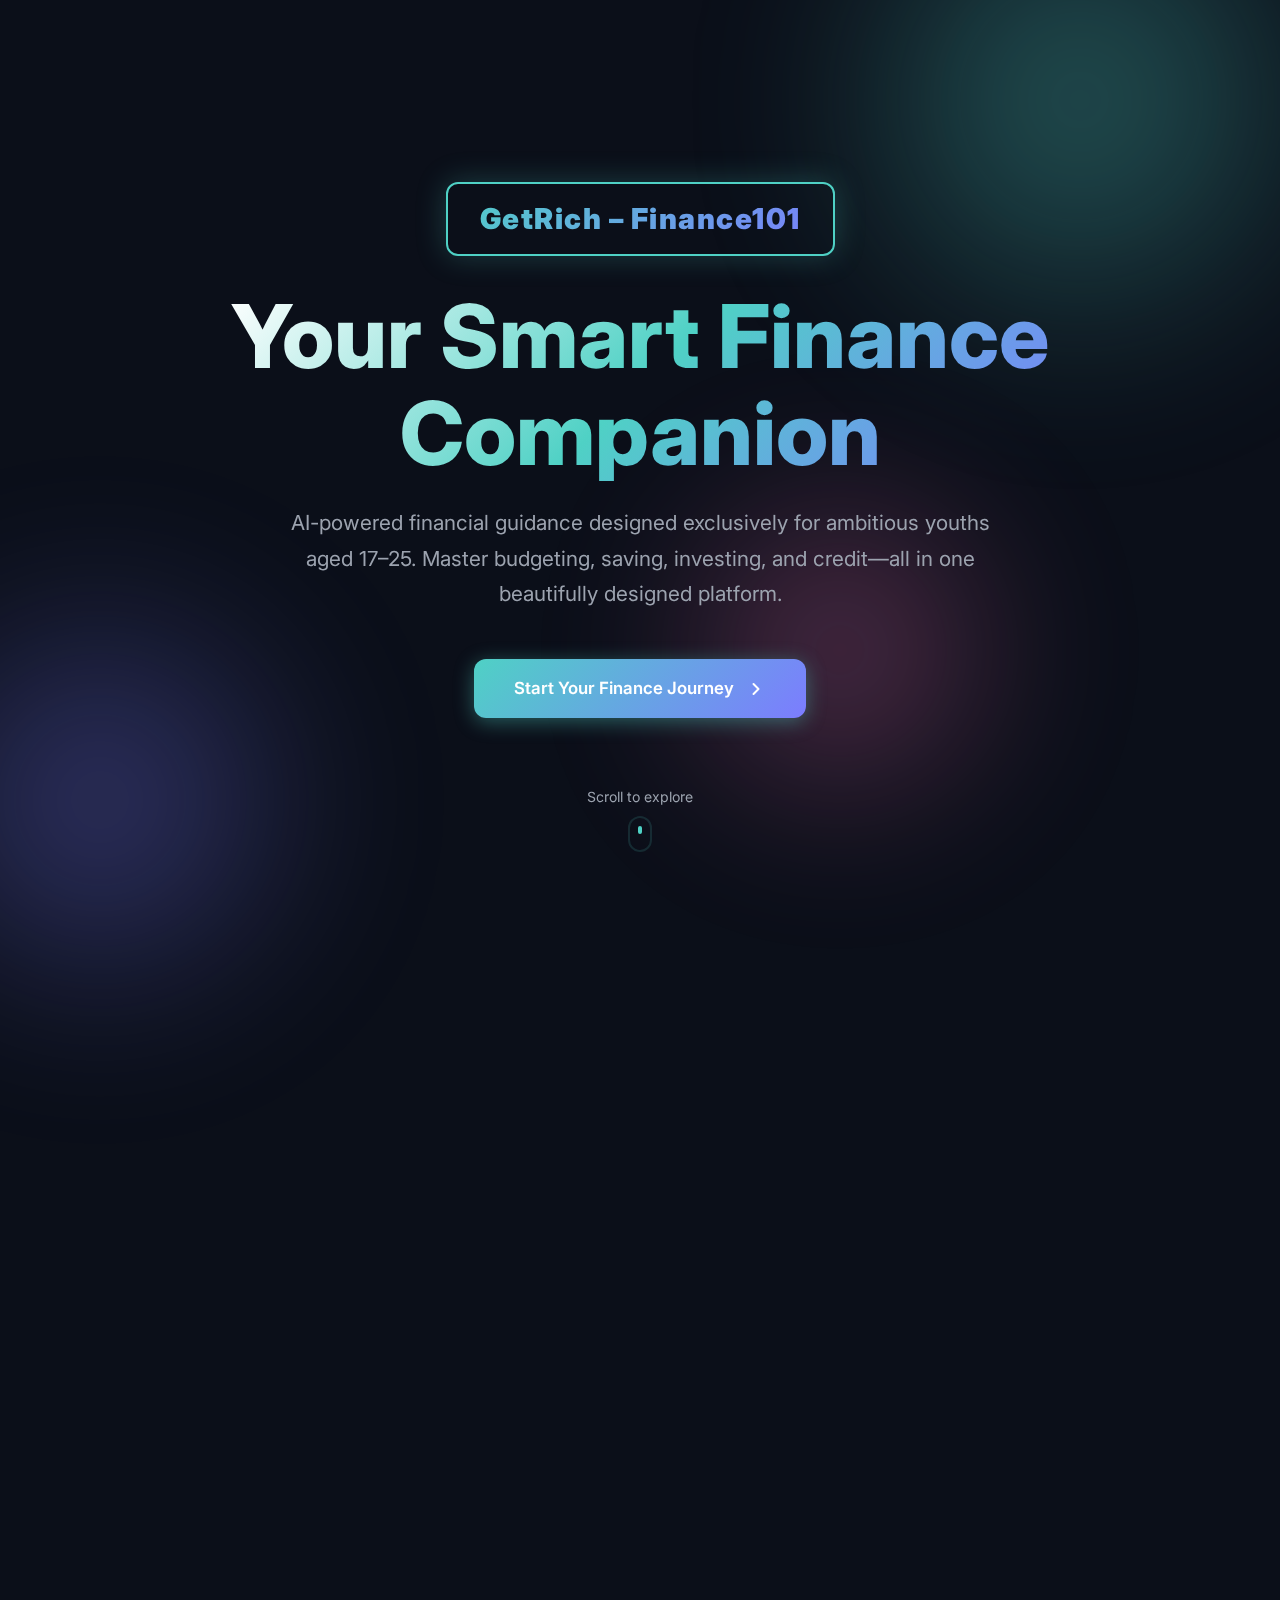
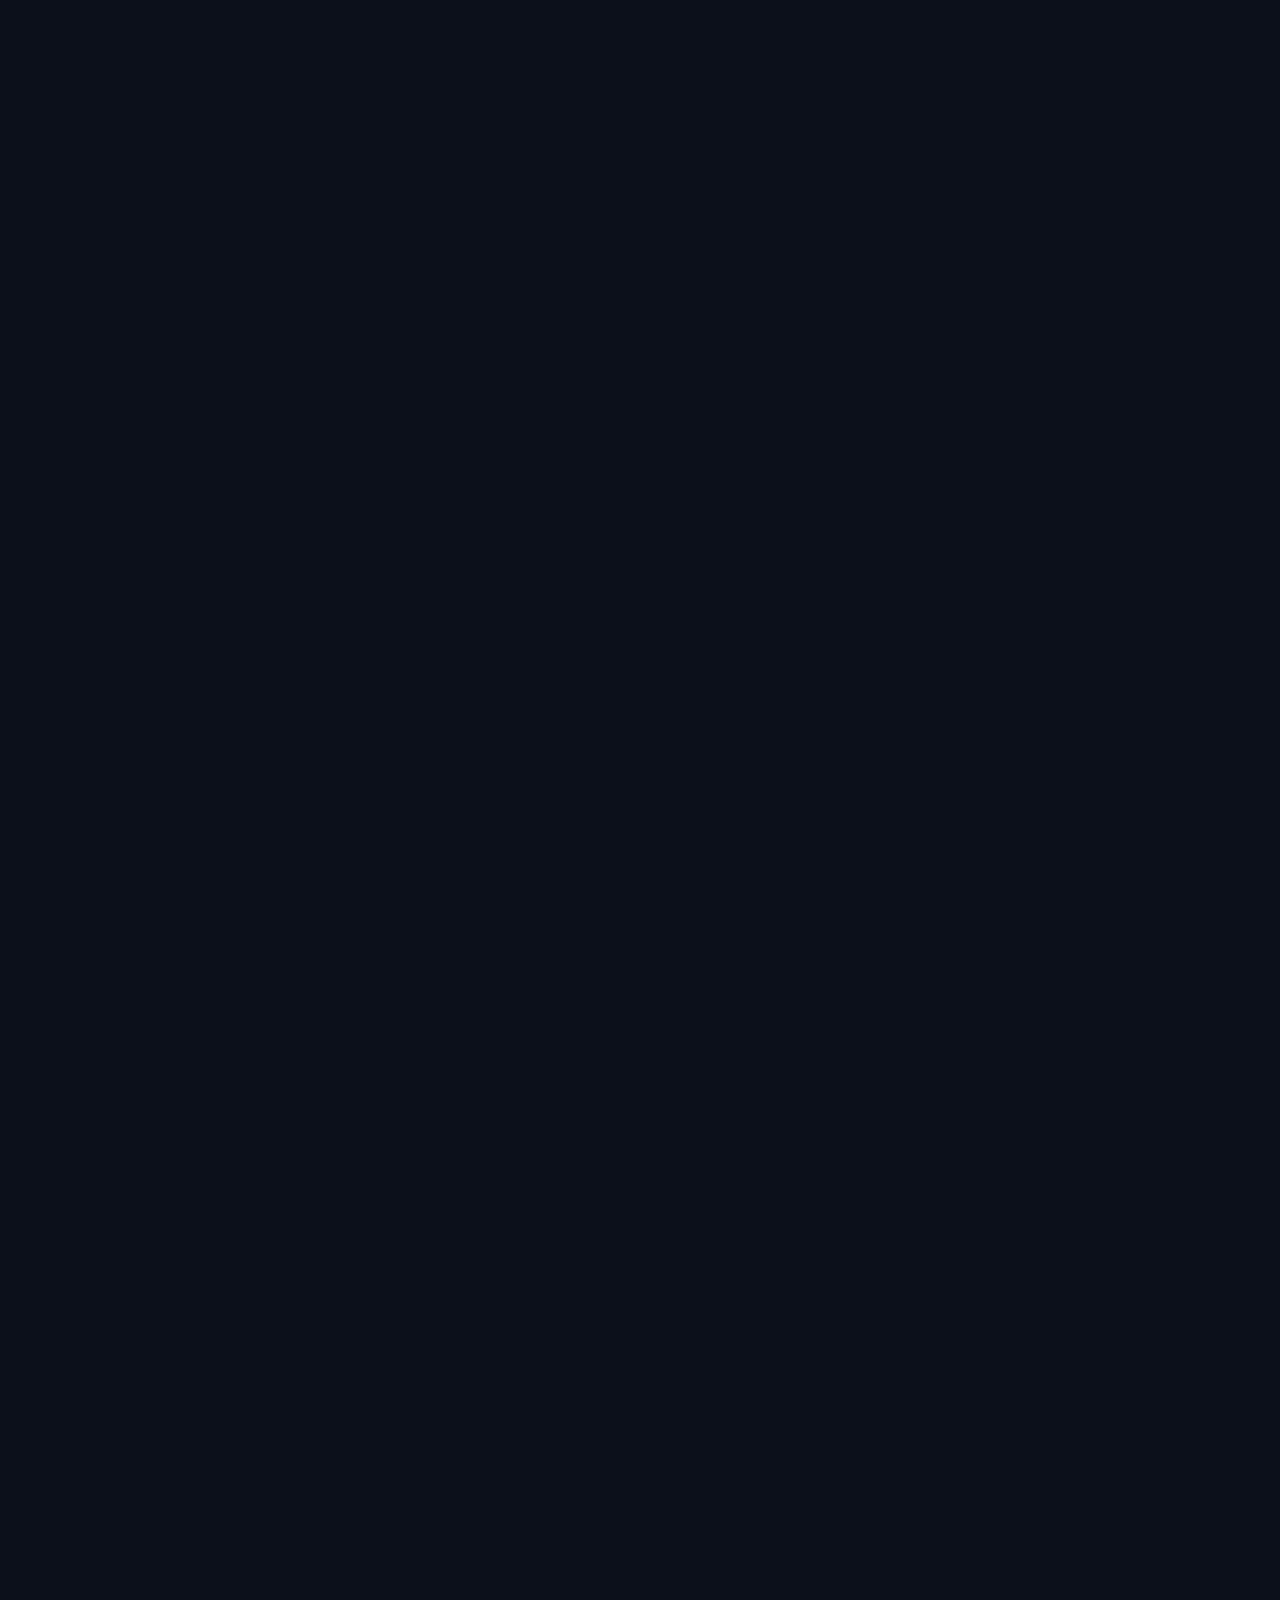
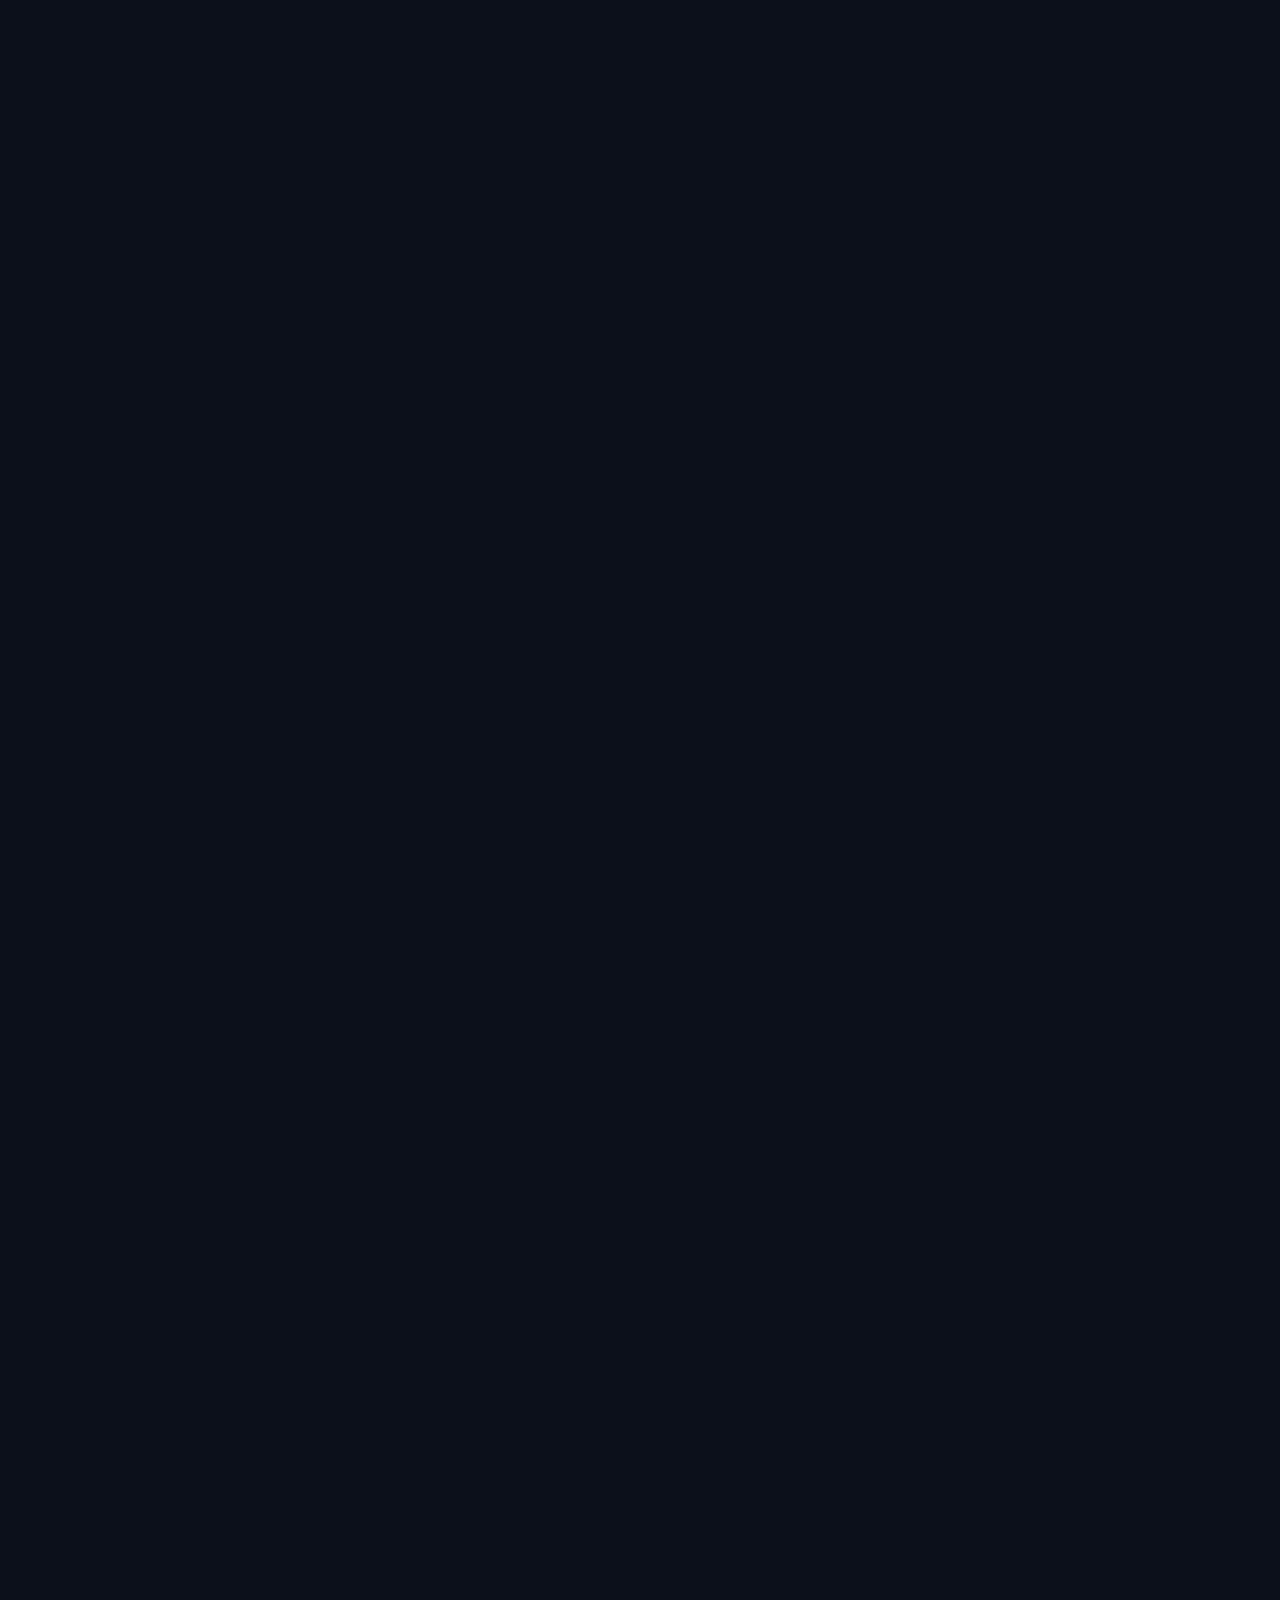
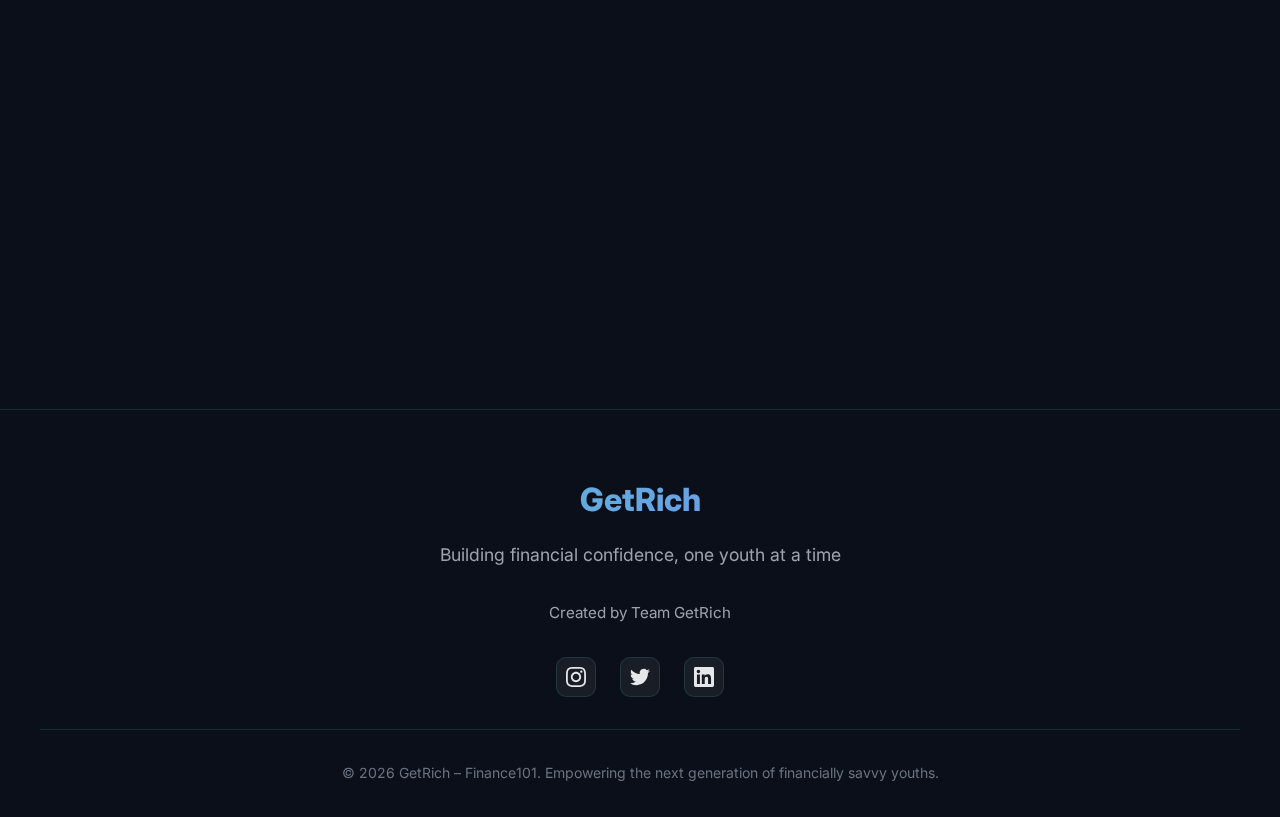
<file: index.html>
<!DOCTYPE html>
<html lang="en">
<head>
    <meta charset="UTF-8">
    <meta name="viewport" content="width=device-width, initial-scale=1.0">
    <title>GetRich – Finance101 | Your Smart Finance Companion</title>
    <link rel="stylesheet" href="styles.css">
    <link rel="preconnect" href="https://fonts.googleapis.com">
    <link rel="preconnect" href="https://fonts.gstatic.com" crossorigin>
    <link href="https://fonts.googleapis.com/css2?family=Inter:wght@300;400;500;600;700;800;900&display=swap" rel="stylesheet">
</head>
<body>
    <!-- Floating Gradient Orbs -->
    <div class="gradient-shape shape-1"></div>
    <div class="gradient-shape shape-2"></div>
    <div class="gradient-shape shape-3"></div>

    <!-- ━━━━━━━━━━━━━━━━━━━━━━━━━━━━━━━━━━━━━━
         1. HERO SECTION
         ━━━━━━━━━━━━━━━━━━━━━━━━━━━━━━━━━━━━━━ -->
    <section class="hero-fullscreen">
        <div class="hero-content">
            <div class="hero-badge">GetRich – Finance101</div>
            <h1 class="hero-title">
                Your Smart Finance<br>Companion
            </h1>
            <p class="hero-subtitle">
                AI-powered financial guidance designed exclusively for ambitious youths aged 17–25. 
                Master budgeting, saving, investing, and credit—all in one beautifully designed platform.
            </p>
            <div style="display: flex; gap: 1rem; justify-content: center; flex-wrap: wrap;">
                <a href="#features" class="cta-button">
                    <span>Start Your Finance Journey</span>
                    <svg width="20" height="20" viewBox="0 0 20 20" fill="none">
                        <path d="M7.5 15L12.5 10L7.5 5" stroke="currentColor" stroke-width="2" stroke-linecap="round" stroke-linejoin="round"/>
                    </svg>
                </a>
            </div>
        </div>
        <div class="scroll-indicator">
            <span>Scroll to explore</span>
            <div class="scroll-arrow"></div>
        </div>
    </section>

    <!-- ━━━━━━━━━━━━━━━━━━━━━━━━━━━━━━━━━━━━━━
         2. PROBLEM → SOLUTION SECTION
         ━━━━━━━━━━━━━━━━━━━━━━━━━━━━━━━━━━━━━━ -->
    <section class="problem-solution-section">
        <div class="container">
            <div class="problem-solution-grid animate-on-scroll">
                <div class="problem-box">
                    <h3>😰 The Problem</h3>
                    <p>
                        70% of young adults struggle with financial literacy. Rising living costs, student loans, 
                        and lack of guidance create overwhelming stress. Traditional finance education feels 
                        outdated and disconnected from real youth experiences.
                    </p>
                </div>
                
                <div class="divider-line"></div>
                
                <div class="solution-box">
                    <h3>✨ Our Solution</h3>
                    <p>
                        GetRich uses ethical AI to provide personalized, judgment-free financial guidance. 
                        Learn at your own pace with interactive tools, real-world scenarios, and a supportive 
                        community that understands your generation's unique challenges.
                    </p>
                </div>
            </div>
            
            <div class="stat-counters animate-on-scroll">
                <div class="stat-item">
                    <div class="stat-number" data-target="70">0</div>
                    <div class="stat-label">% of Youths Struggle with Saving</div>
                </div>
                <div class="stat-item">
                    <div class="stat-number" data-target="10000">0</div>
                    <div class="stat-label">+ Users Empowered</div>
                </div>
                <div class="stat-item">
                    <div class="stat-number" data-target="95">0</div>
                    <div class="stat-label">% Success Rate</div>
                </div>
            </div>
        </div>
    </section>

    <!-- ━━━━━━━━━━━━━━━━━━━━━━━━━━━━━━━━━━━━━━
         3. CORE FEATURES SECTION
         ━━━━━━━━━━━━━━━━━━━━━━━━━━━━━━━━━━━━━━ -->
    <section id="features" class="features-section">
        <div class="container">
            <div class="section-header animate-on-scroll">
                <span class="section-tag">CORE FEATURES</span>
                <h2 class="section-title">Master Your Money<br>in Four Steps</h2>
                <p class="section-subtitle">
                    Everything you need to build a solid financial foundation, designed specifically for young adults.
                </p>
            </div>
            
            <div class="features-grid">
                <!-- Budgeting Card -->
                <a href="budgeting.html" class="feature-card animate-on-scroll">
                    <div class="feature-icon">💰</div>
                    <h3>Smart Budgeting</h3>
                    <p>Take control of your spending with intelligent budgeting tools that adapt to your lifestyle.</p>
                    <ul class="feature-benefits">
                        <li>Track expenses effortlessly</li>
                        <li>Set realistic spending limits</li>
                        <li>Get personalized insights</li>
                    </ul>
                </a>
                
                <!-- Saving Card -->
                <a href="saving.html" class="feature-card animate-on-scroll">
                    <div class="feature-icon">🎯</div>
                    <h3>Goal-Based Saving</h3>
                    <p>Build your emergency fund and achieve your dreams with structured saving strategies.</p>
                    <ul class="feature-benefits">
                        <li>Emergency fund builder</li>
                        <li>50/30/20 rule guidance</li>
                        <li>Automated saving tips</li>
                    </ul>
                </a>
                
                <!-- Investing Card -->
                <a href="investing.html" class="feature-card animate-on-scroll">
                    <div class="feature-icon">📈</div>
                    <h3>Smart Investing</h3>
                    <p>Start your investment journey with confidence, even with small amounts.</p>
                    <ul class="feature-benefits">
                        <li>Beginner-friendly guides</li>
                        <li>Risk assessment tools</li>
                        <li>Portfolio diversification</li>
                    </ul>
                </a>
                
                <!-- Debt & Credit Card -->
                <a href="debt.html" class="feature-card animate-on-scroll">
                    <div class="feature-icon">💳</div>
                    <h3>Debt & Credit</h3>
                    <p>Manage debt wisely and build excellent credit from an early age.</p>
                    <ul class="feature-benefits">
                        <li>Debt payoff strategies</li>
                        <li>Credit score optimization</li>
                        <li>Avoid common pitfalls</li>
                    </ul>
                </a>
            </div>
        </div>
    </section>

    <!-- ━━━━━━━━━━━━━━━━━━━━━━━━━━━━━━━━━━━━━━
         4. AI EXPERIENCE SECTION
         ━━━━━━━━━━━━━━━━━━━━━━━━━━━━━━━━━━━━━━ -->
    <section class="ai-section">
        <div class="container">
            <div class="ai-container">
                <div class="section-header animate-on-scroll">
                    <span class="section-tag">AI-POWERED</span>
                    <h2 class="section-title">Your Personal Finance<br>Assistant</h2>
                    <p class="section-subtitle">
                        Get instant, personalized guidance tailored to your unique financial situation. 
                        No judgment, just smart advice.
                    </p>
                </div>
                
                <div class="ai-chatbot-ui animate-on-scroll">
                    <div class="chatbot-header">
                        <div class="chatbot-avatar">🤖</div>
                        <div class="chatbot-info">
                            <h4>GetRich AI Assistant</h4>
                            <p>● Online</p>
                        </div>
                    </div>
                    
                    <div class="chat-messages" id="chatMessages">
                        <div class="message bot">
                            <div class="message-avatar">🤖</div>
                            <div class="message-content">
                                Hey there! 👋 I'm your GetRich AI assistant. I'm here to help you master your finances. 
                                What would you like to learn about today?
                            </div>
                        </div>
                        
                        <div class="message user">
                            <div class="message-avatar">😊</div>
                            <div class="message-content">
                                I want to start saving but don't know where to begin
                            </div>
                        </div>
                        
                        <div class="message bot">
                            <div class="message-avatar">🤖</div>
                            <div class="message-content">
                                Great question! Let's start with the 50/30/20 rule: 50% for needs, 30% for wants, 
                                and 20% for savings. First, calculate your monthly income, then work backwards. 
                                Would you like me to help you create a personalized saving plan?
                            </div>
                        </div>
                        
                        <div class="message bot typing" id="typingIndicator" style="display: none;">
                            <div class="message-avatar">🤖</div>
                            <div class="typing-indicator">
                                <span class="typing-dot"></span>
                                <span class="typing-dot"></span>
                                <span class="typing-dot"></span>
                            </div>
                        </div>
                    </div>
                    
                    <div class="chat-input-area">
                        <input type="text" class="chat-input" placeholder="Ask anything about finance..." id="chatInput">
                        <button class="chat-send-btn" id="sendBtn">Send</button>
                    </div>
                </div>
            </div>
        </div>
    </section>

    <!-- ━━━━━━━━━━━━━━━━━━━━━━━━━━━━━━━━━━━━━━
         5. TRUST & ETHICS SECTION
         ━━━━━━━━━━━━━━━━━━━━━━━━━━━━━━━━━━━━━━ -->
    <section class="trust-section">
        <div class="container">
            <div class="section-header animate-on-scroll">
                <span class="section-tag">BUILT ON TRUST</span>
                <h2 class="section-title">Why Youths<br>Choose GetRich</h2>
                <p class="section-subtitle">
                    We're committed to ethical AI, privacy-first design, and empowering the next generation.
                </p>
            </div>
            
            <div class="trust-grid">
                <div class="trust-card animate-on-scroll">
                    <div class="trust-icon">🔒</div>
                    <h3>Privacy First</h3>
                    <p>Your financial data is encrypted and never shared. We take your privacy seriously.</p>
                </div>
                
                <div class="trust-card animate-on-scroll">
                    <div class="trust-icon">🚫</div>
                    <h3>No Judgment</h3>
                    <p>Everyone starts somewhere. Our AI provides guidance without criticism or shame.</p>
                </div>
                
                <div class="trust-card animate-on-scroll">
                    <div class="trust-icon">💪</div>
                    <h3>Youth Empowerment</h3>
                    <p>Designed by youths, for youths. We understand your unique financial challenges.</p>
                </div>
                
                <div class="trust-card animate-on-scroll">
                    <div class="trust-icon">✨</div>
                    <h3>Ethical AI</h3>
                    <p>Transparent algorithms focused on education, not exploitation. Your success is our mission.</p>
                </div>
            </div>
        </div>
    </section>

    <!-- ━━━━━━━━━━━━━━━━━━━━━━━━━━━━━━━━━━━━━━
         6. FOOTER
         ━━━━━━━━━━━━━━━━━━━━━━━━━━━━━━━━━━━━━━ -->
    <footer class="footer">
        <div class="footer-content">
            <div class="footer-logo">GetRich</div>
            <p class="footer-tagline">Building financial confidence, one youth at a time</p>
            <p class="footer-team">Created by Team GetRich</p>
            
            <div class="footer-socials">
                <a href="#" class="social-icon" title="Instagram">
                    <svg width="20" height="20" fill="currentColor" viewBox="0 0 24 24">
                        <path d="M12 2.163c3.204 0 3.584.012 4.85.07 3.252.148 4.771 1.691 4.919 4.919.058 1.265.069 1.645.069 4.849 0 3.205-.012 3.584-.069 4.849-.149 3.225-1.664 4.771-4.919 4.919-1.266.058-1.644.07-4.85.07-3.204 0-3.584-.012-4.849-.07-3.26-.149-4.771-1.699-4.919-4.92-.058-1.265-.07-1.644-.07-4.849 0-3.204.013-3.583.07-4.849.149-3.227 1.664-4.771 4.919-4.919 1.266-.057 1.645-.069 4.849-.069zm0-2.163c-3.259 0-3.667.014-4.947.072-4.358.2-6.78 2.618-6.98 6.98-.059 1.281-.073 1.689-.073 4.948 0 3.259.014 3.668.072 4.948.2 4.358 2.618 6.78 6.98 6.98 1.281.058 1.689.072 4.948.072 3.259 0 3.668-.014 4.948-.072 4.354-.2 6.782-2.618 6.979-6.98.059-1.28.073-1.689.073-4.948 0-3.259-.014-3.667-.072-4.947-.196-4.354-2.617-6.78-6.979-6.98-1.281-.059-1.69-.073-4.949-.073zm0 5.838c-3.403 0-6.162 2.759-6.162 6.162s2.759 6.163 6.162 6.163 6.162-2.759 6.162-6.163c0-3.403-2.759-6.162-6.162-6.162zm0 10.162c-2.209 0-4-1.79-4-4 0-2.209 1.791-4 4-4s4 1.791 4 4c0 2.21-1.791 4-4 4zm6.406-11.845c-.796 0-1.441.645-1.441 1.44s.645 1.44 1.441 1.44c.795 0 1.439-.645 1.439-1.44s-.644-1.44-1.439-1.44z"/>
                    </svg>
                </a>
                <a href="#" class="social-icon" title="Twitter">
                    <svg width="20" height="20" fill="currentColor" viewBox="0 0 24 24">
                        <path d="M23.953 4.57a10 10 0 01-2.825.775 4.958 4.958 0 002.163-2.723c-.951.555-2.005.959-3.127 1.184a4.92 4.92 0 00-8.384 4.482C7.69 8.095 4.067 6.13 1.64 3.162a4.822 4.822 0 00-.666 2.475c0 1.71.87 3.213 2.188 4.096a4.904 4.904 0 01-2.228-.616v.06a4.923 4.923 0 003.946 4.827 4.996 4.996 0 01-2.212.085 4.936 4.936 0 004.604 3.417 9.867 9.867 0 01-6.102 2.105c-.39 0-.779-.023-1.17-.067a13.995 13.995 0 007.557 2.209c9.053 0 13.998-7.496 13.998-13.985 0-.21 0-.42-.015-.63A9.935 9.935 0 0024 4.59z"/>
                    </svg>
                </a>
                <a href="#" class="social-icon" title="LinkedIn">
                    <svg width="20" height="20" fill="currentColor" viewBox="0 0 24 24">
                        <path d="M20.447 20.452h-3.554v-5.569c0-1.328-.027-3.037-1.852-3.037-1.853 0-2.136 1.445-2.136 2.939v5.667H9.351V9h3.414v1.561h.046c.477-.9 1.637-1.85 3.37-1.85 3.601 0 4.267 2.37 4.267 5.455v6.286zM5.337 7.433c-1.144 0-2.063-.926-2.063-2.065 0-1.138.92-2.063 2.063-2.063 1.14 0 2.064.925 2.064 2.063 0 1.139-.925 2.065-2.064 2.065zm1.782 13.019H3.555V9h3.564v11.452zM22.225 0H1.771C.792 0 0 .774 0 1.729v20.542C0 23.227.792 24 1.771 24h20.451C23.2 24 24 23.227 24 22.271V1.729C24 .774 23.2 0 22.222 0h.003z"/>
                    </svg>
                </a>
            </div>
            
            <div class="footer-bottom">
                <p>&copy; 2026 GetRich – Finance101. Empowering the next generation of financially savvy youths.</p>
            </div>
        </div>
    </footer>

    <script src="JS/homepage.js"></script>
</body>
</html>
</file>
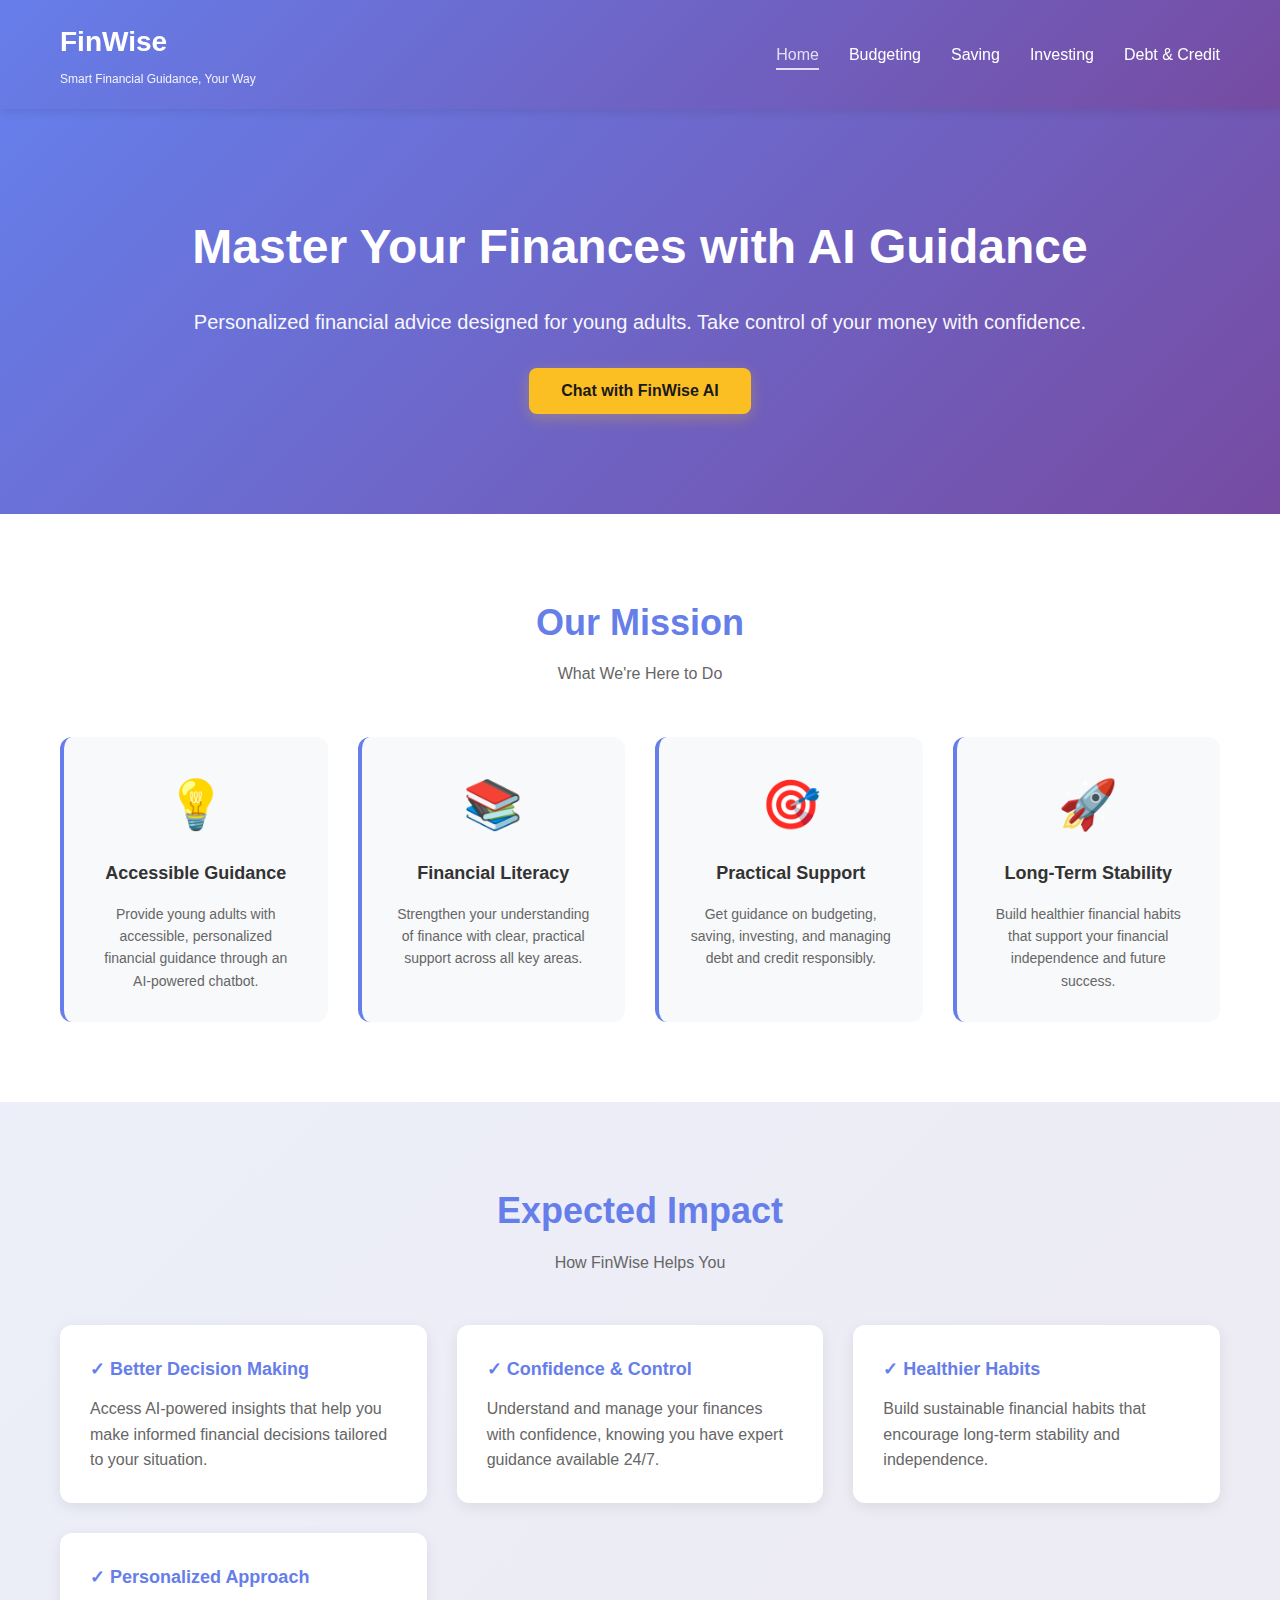
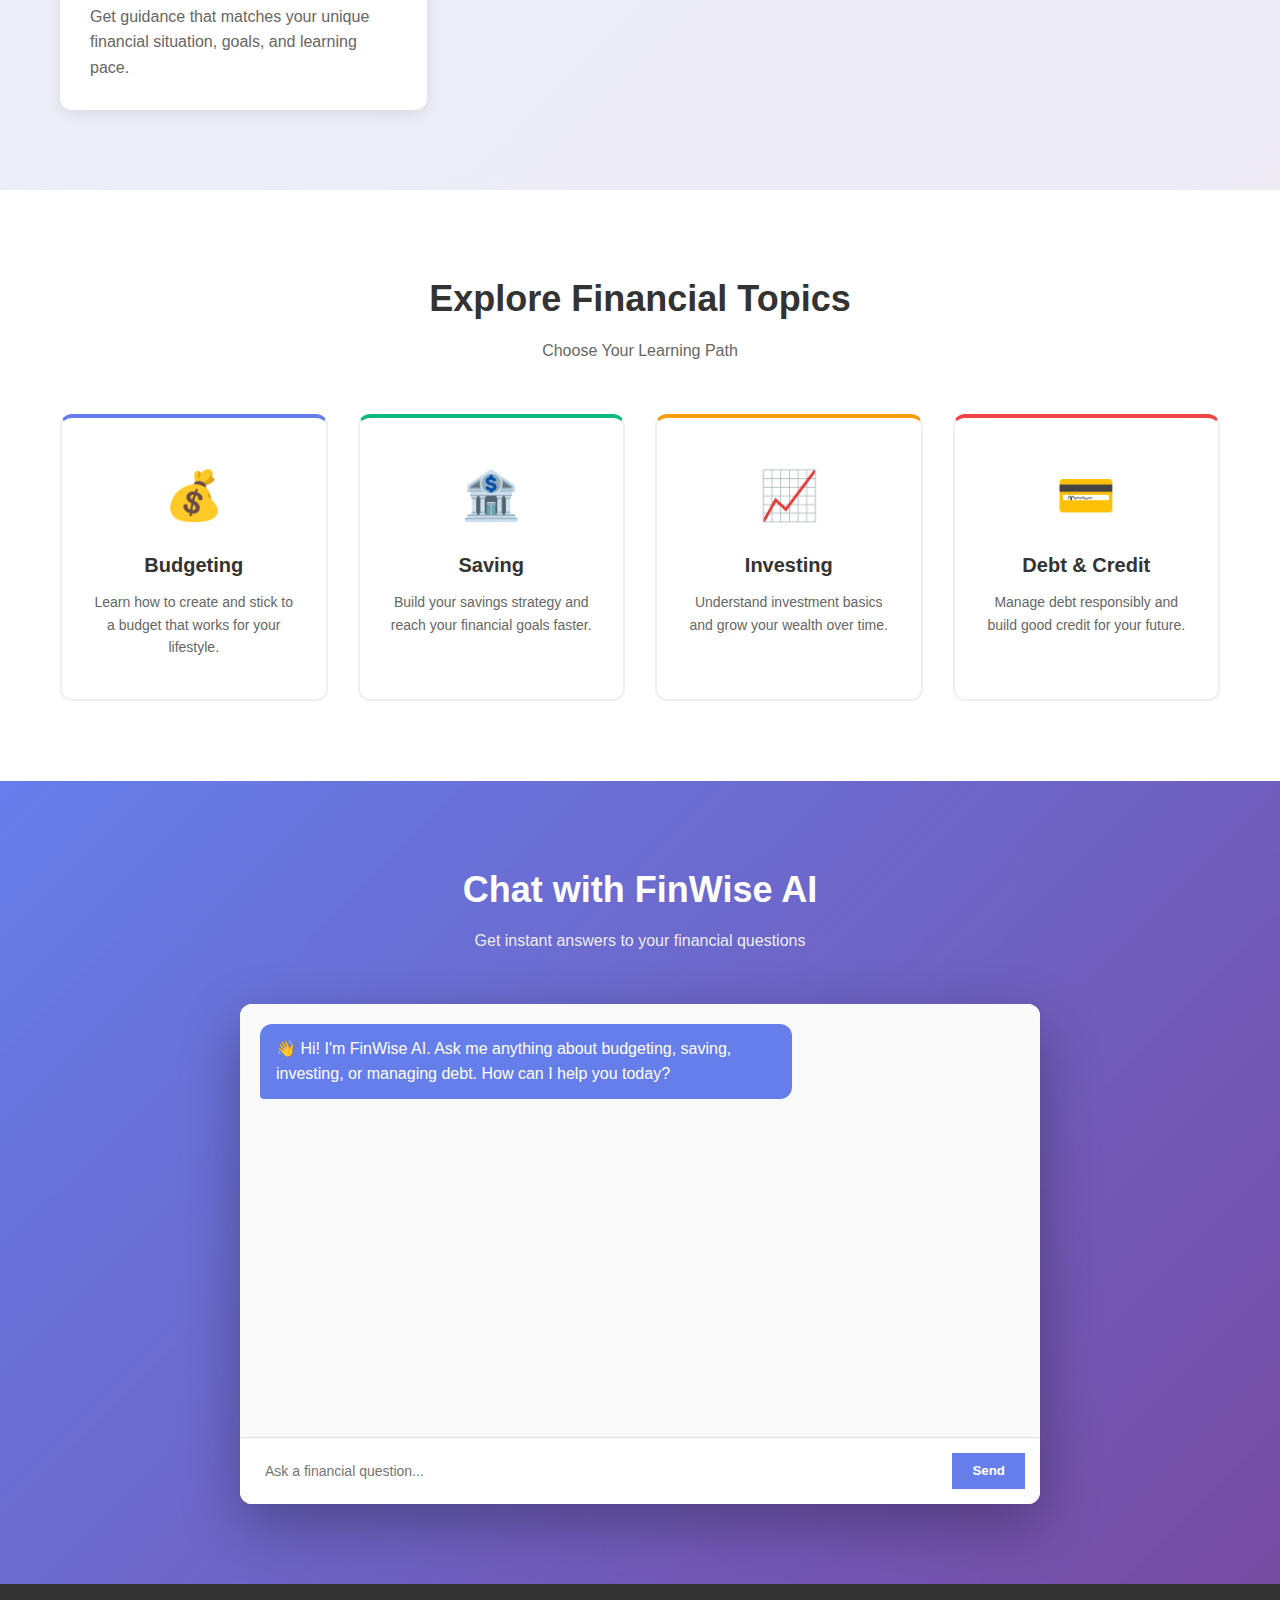
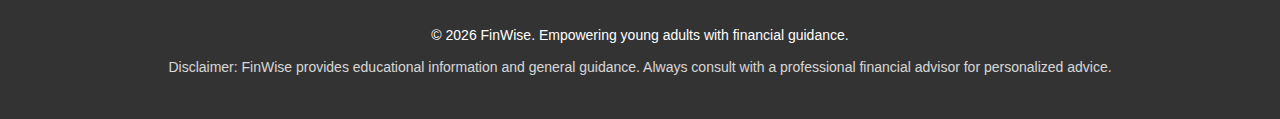
<file: FA/index.html>
<!DOCTYPE html>
<html lang="en">
<head>
    <meta charset="UTF-8">
    <meta name="viewport" content="width=device-width, initial-scale=1.0">
    <title>FinWise - AI Financial Guidance for Young Adults</title>
    <link rel="stylesheet" href="styles.css">
</head>
<body>
    <!-- Navigation -->
    <nav class="navbar">
        <div class="nav-container">
            <div class="logo">
                <h1>FinWise</h1>
                <p class="tagline">Smart Financial Guidance, Your Way</p>
            </div>
            <ul class="nav-menu">
                <li><a href="index.html" class="active">Home</a></li>
                <li><a href="budgeting.html">Budgeting</a></li>
                <li><a href="saving.html">Saving</a></li>
                <li><a href="investing.html">Investing</a></li>
                <li><a href="debt.html">Debt & Credit</a></li>
            </ul>
        </div>
    </nav>

    <!-- Hero Section -->
    <section class="hero">
        <div class="hero-content">
            <h2>Master Your Finances with AI Guidance</h2>
            <p>Personalized financial advice designed for young adults. Take control of your money with confidence.</p>
            <button class="cta-button" onclick="scrollToChat()">Chat with FinWise AI</button>
        </div>
    </section>

    <!-- Core Goals Section -->
    <section class="core-goals">
        <div class="container">
            <h2>Our Mission</h2>
            <p class="section-intro">What We're Here to Do</p>
            <div class="goals-grid">
                <div class="goal-card">
                    <div class="goal-icon">💡</div>
                    <h3>Accessible Guidance</h3>
                    <p>Provide young adults with accessible, personalized financial guidance through an AI-powered chatbot.</p>
                </div>
                <div class="goal-card">
                    <div class="goal-icon">📚</div>
                    <h3>Financial Literacy</h3>
                    <p>Strengthen your understanding of finance with clear, practical support across all key areas.</p>
                </div>
                <div class="goal-card">
                    <div class="goal-icon">🎯</div>
                    <h3>Practical Support</h3>
                    <p>Get guidance on budgeting, saving, investing, and managing debt and credit responsibly.</p>
                </div>
                <div class="goal-card">
                    <div class="goal-icon">🚀</div>
                    <h3>Long-Term Stability</h3>
                    <p>Build healthier financial habits that support your financial independence and future success.</p>
                </div>
            </div>
        </div>
    </section>

    <!-- Value Section -->
    <section class="value-section">
        <div class="container">
            <h2>Expected Impact</h2>
            <p class="section-intro">How FinWise Helps You</p>
            <div class="value-content">
                <div class="value-item">
                    <h3>✓ Better Decision Making</h3>
                    <p>Access AI-powered insights that help you make informed financial decisions tailored to your situation.</p>
                </div>
                <div class="value-item">
                    <h3>✓ Confidence & Control</h3>
                    <p>Understand and manage your finances with confidence, knowing you have expert guidance available 24/7.</p>
                </div>
                <div class="value-item">
                    <h3>✓ Healthier Habits</h3>
                    <p>Build sustainable financial habits that encourage long-term stability and independence.</p>
                </div>
                <div class="value-item">
                    <h3>✓ Personalized Approach</h3>
                    <p>Get guidance that matches your unique financial situation, goals, and learning pace.</p>
                </div>
            </div>
        </div>
    </section>

    <!-- Financial Topics Quick Links -->
    <section class="topics-section">
        <div class="container">
            <h2>Explore Financial Topics</h2>
            <p class="section-intro">Choose Your Learning Path</p>
            <div class="topics-grid">
                <a href="budgeting.html" class="topic-link budgeting-link">
                    <div class="topic-icon">💰</div>
                    <h3>Budgeting</h3>
                    <p>Learn how to create and stick to a budget that works for your lifestyle.</p>
                </a>
                <a href="saving.html" class="topic-link saving-link">
                    <div class="topic-icon">🏦</div>
                    <h3>Saving</h3>
                    <p>Build your savings strategy and reach your financial goals faster.</p>
                </a>
                <a href="investing.html" class="topic-link investing-link">
                    <div class="topic-icon">📈</div>
                    <h3>Investing</h3>
                    <p>Understand investment basics and grow your wealth over time.</p>
                </a>
                <a href="debt.html" class="topic-link debt-link">
                    <div class="topic-icon">💳</div>
                    <h3>Debt & Credit</h3>
                    <p>Manage debt responsibly and build good credit for your future.</p>
                </a>
            </div>
        </div>
    </section>

    <!-- Chat Section -->
    <section class="chat-section" id="chat-section">
        <div class="container">
            <h2>Chat with FinWise AI</h2>
            <p class="section-intro">Get instant answers to your financial questions</p>
            <div class="chat-container">
                <div class="chat-box">
                    <div class="chat-messages" id="chatMessages">
                        <div class="message bot-message">
                            <p>👋 Hi! I'm FinWise AI. Ask me anything about budgeting, saving, investing, or managing debt. How can I help you today?</p>
                        </div>
                    </div>
                    <div class="chat-input-area">
                        <input 
                            type="text" 
                            id="userInput" 
                            placeholder="Ask a financial question..." 
                            onkeypress="handleKeyPress(event)"
                        >
                        <button onclick="sendMessage()" class="send-btn">Send</button>
                    </div>
                </div>
            </div>
        </div>
    </section>

    <!-- Footer -->
    <footer class="footer">
        <div class="container">
            <p>&copy; 2026 FinWise. Empowering young adults with financial guidance.</p>
            <p class="footer-disclaimer">Disclaimer: FinWise provides educational information and general guidance. Always consult with a professional financial advisor for personalized advice.</p>
        </div>
    </footer>

    <script src="script.js"></script>
</body>
</html>
</file>
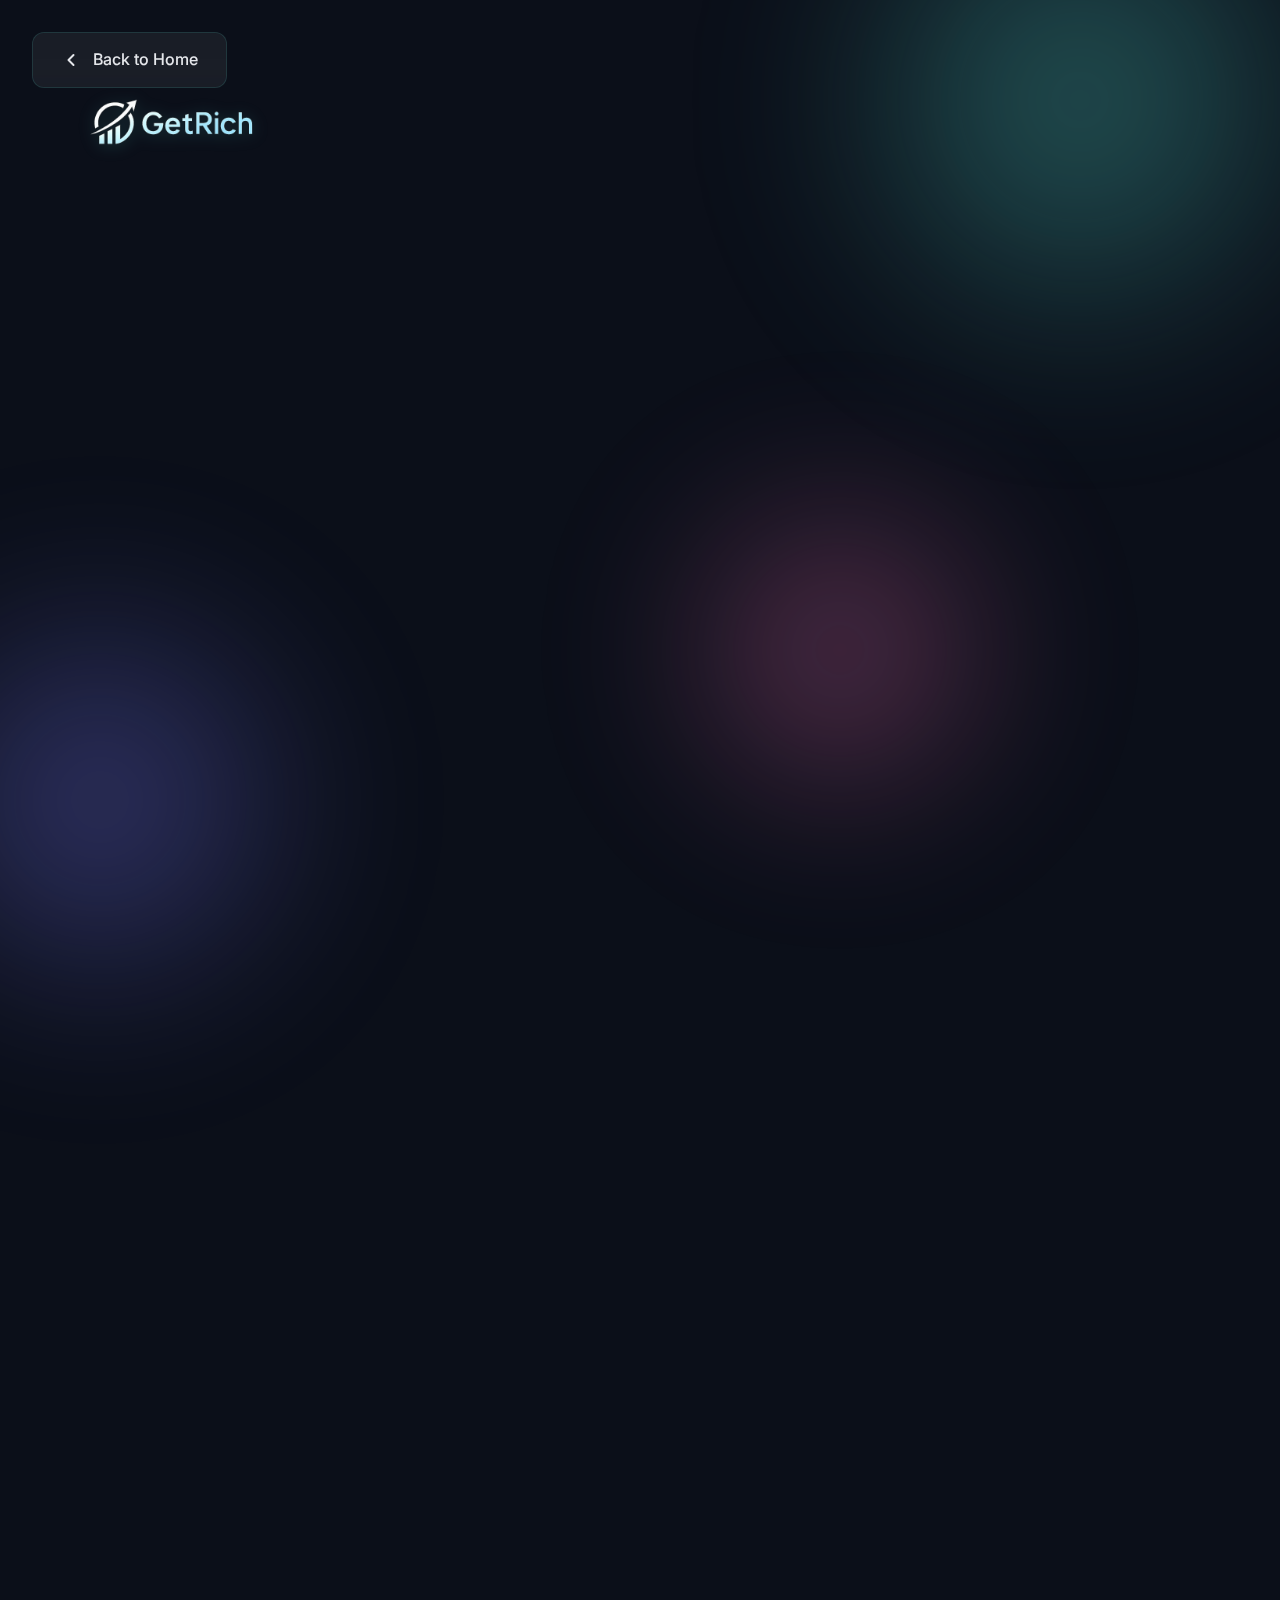
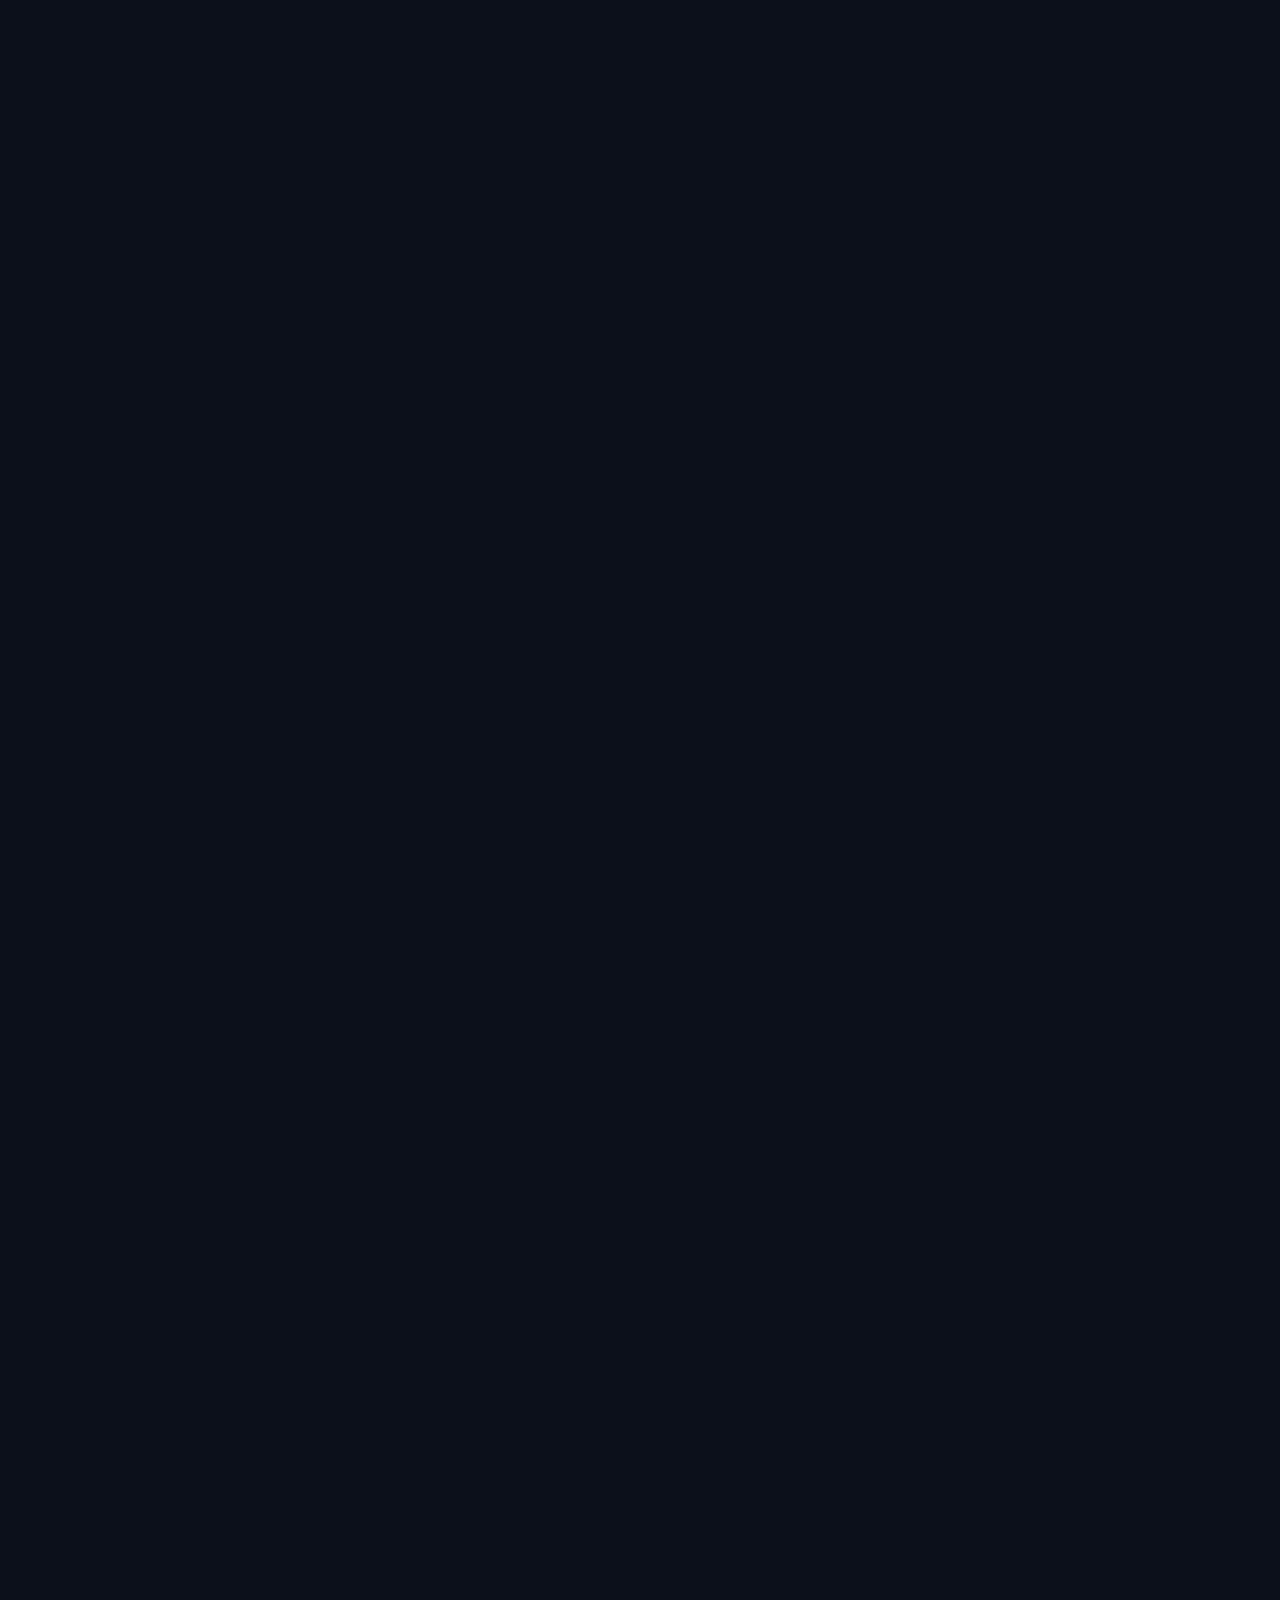
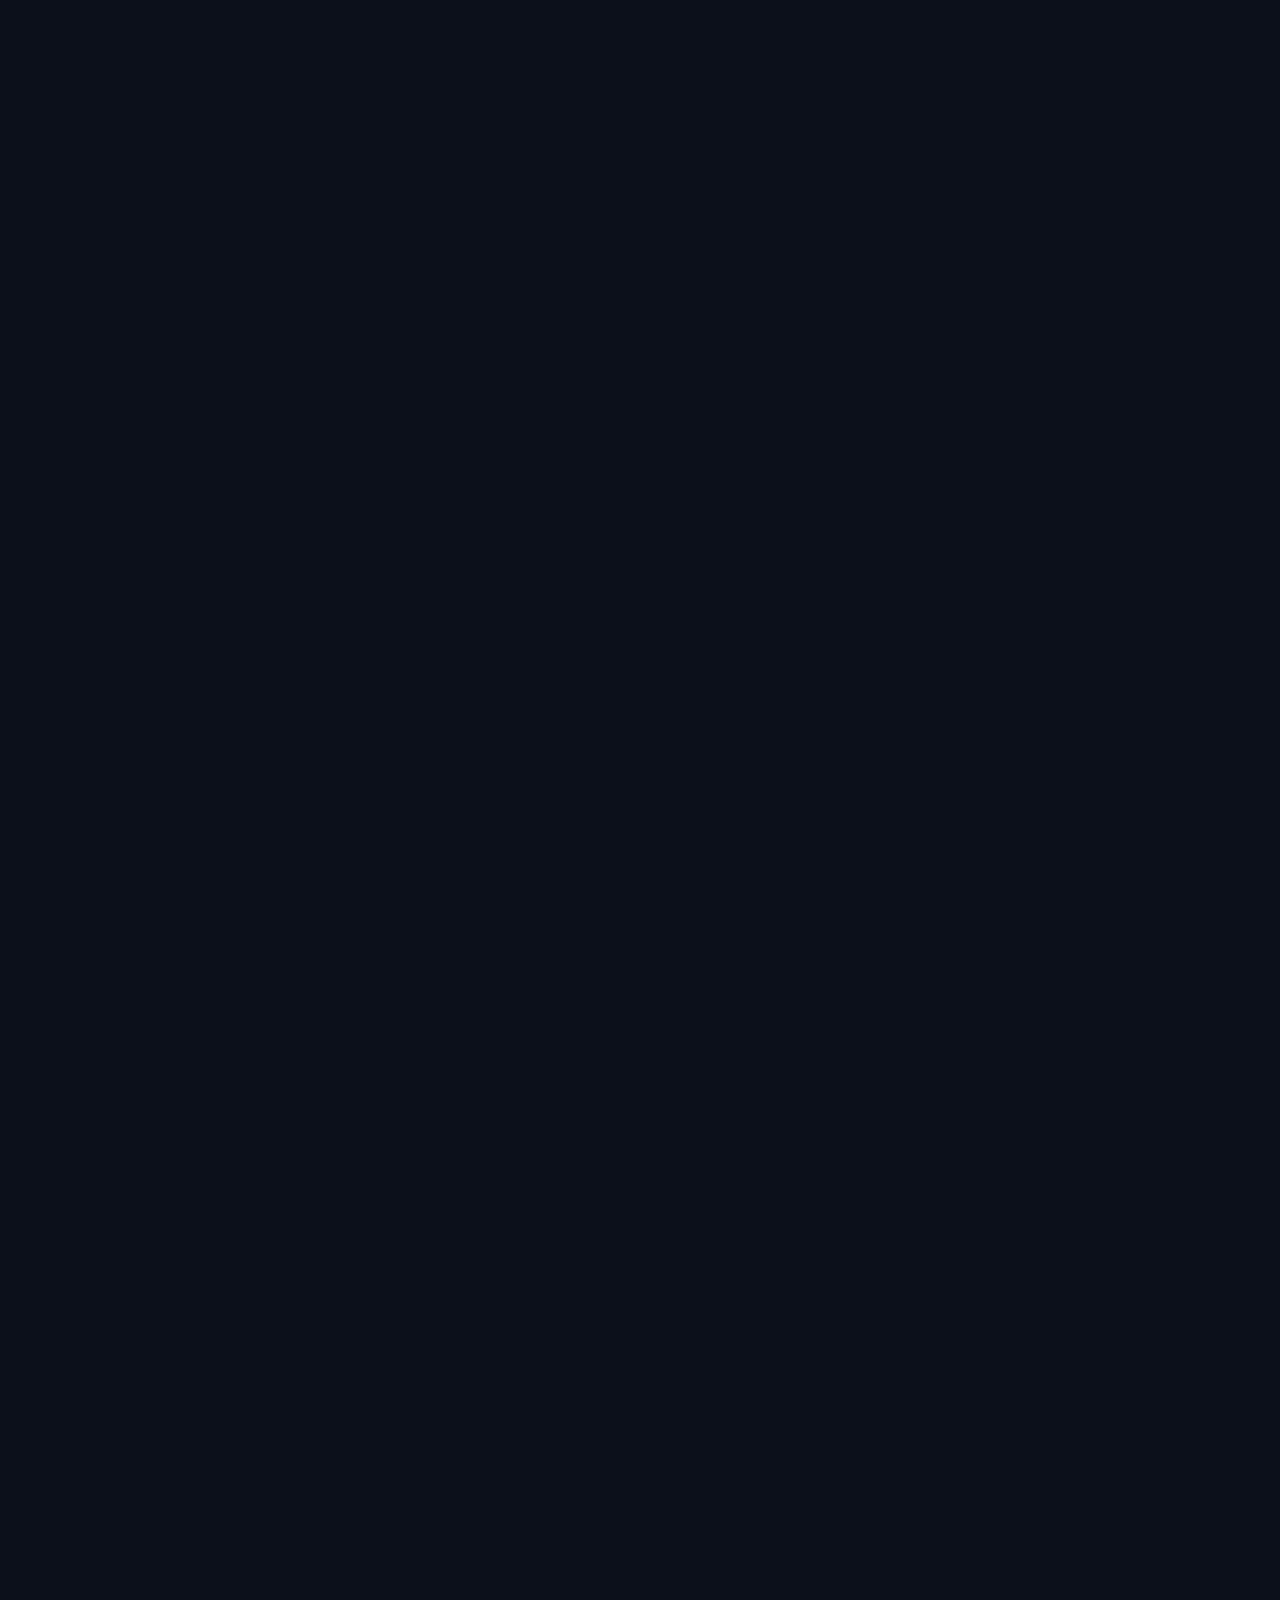
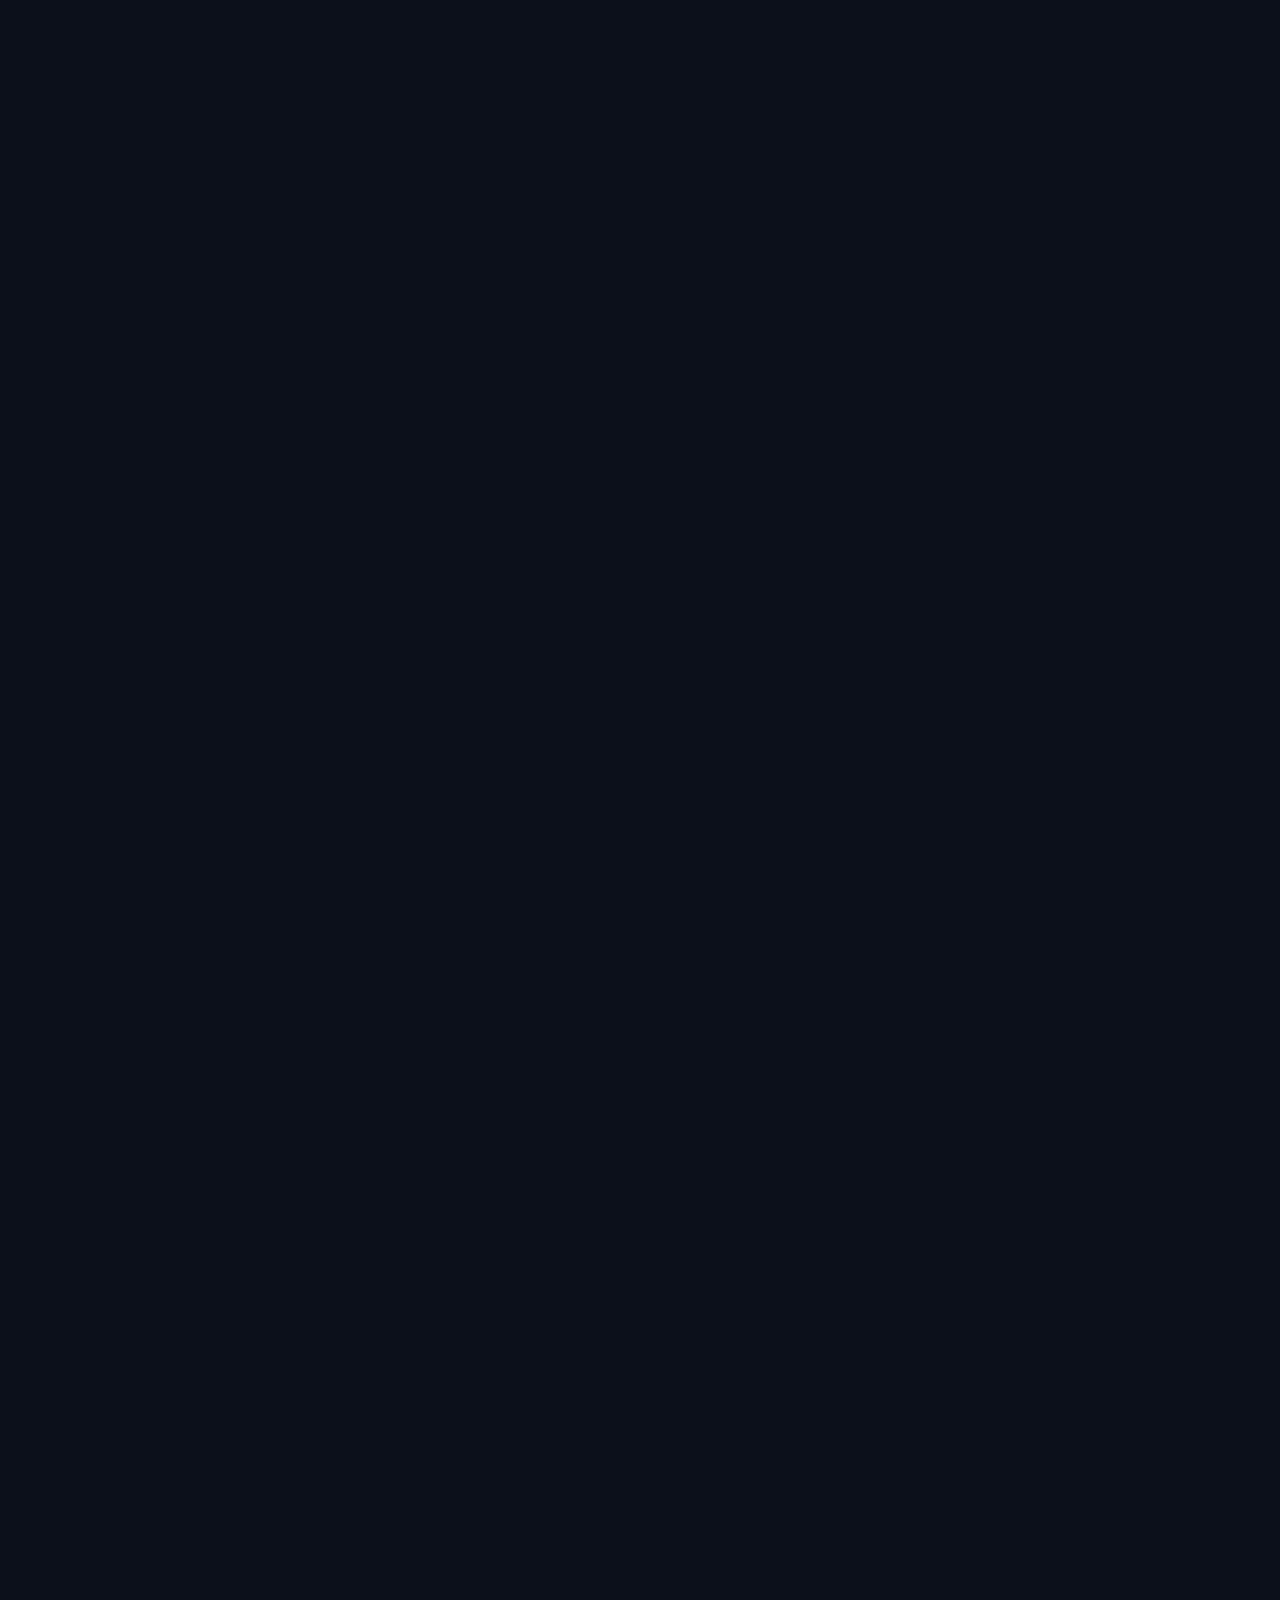
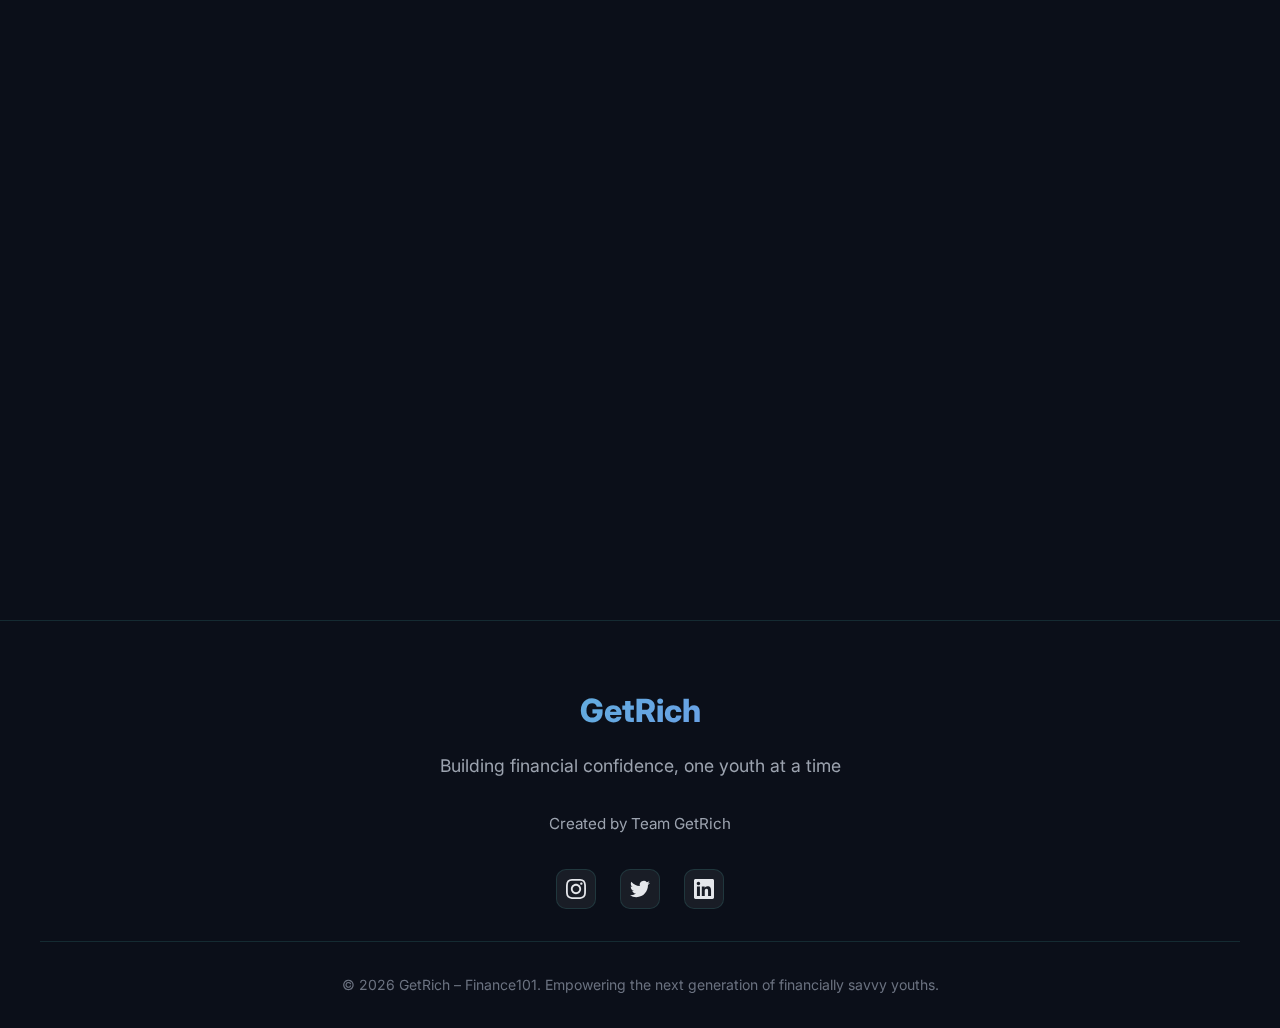
<file: budgeting.html>
<!DOCTYPE html>
<html lang="en">
<head>
    <meta charset="UTF-8">
    <meta name="viewport" content="width=device-width, initial-scale=1.0">
    <title>Master Your Money Flow – Budgeting | GetRich</title>
    <link rel="stylesheet" href="styles.css">
    <link rel="preconnect" href="https://fonts.googleapis.com">
    <link rel="preconnect" href="https://fonts.gstatic.com" crossorigin>
    <link href="https://fonts.googleapis.com/css2?family=Inter:wght@300;400;500;600;700;800;900&display=swap" rel="stylesheet">
</head>
<body>
    <!-- Logo in Top Left -->
    <a href="index.html" class="logo-link">
        <img src="images/getrich-logo.png" alt="GetRich Logo" class="logo">
    </a>

    <!-- Floating Gradient Orbs -->
    <div class="gradient-shape shape-1"></div>
    <div class="gradient-shape shape-2"></div>
    <div class="gradient-shape shape-3"></div>

    <!-- Back Navigation -->
    <nav class="back-nav">
        <div class="container">
            <a href="index.html" class="back-button">
                <svg width="20" height="20" viewBox="0 0 20 20" fill="none">
                    <path d="M12.5 5L7.5 10L12.5 15" stroke="currentColor" stroke-width="2" stroke-linecap="round" stroke-linejoin="round"/>
                </svg>
                <span>Back to Home</span>
            </a>
        </div>
    </nav>

    <!-- ━━━━━━━━━━━━━━━━━━━━━━━━━━━━━━━━━━━━━━
         HERO SECTION
         ━━━━━━━━━━━━━━━━━━━━━━━━━━━━━━━━━━━━━━ -->
    <section class="page-hero">
        <div class="page-hero-content animate-on-scroll">
            <h1>Master Your Money Flow</h1>
            <p>Turn chaos into clarity with AI-powered budgeting. Know where every dollar goes.</p>
        </div>
    </section>

    <!-- ━━━━━━━━━━━━━━━━━━━━━━━━━━━━━━━━━━━━━━
         AI BUDGETING ASSISTANT
         ━━━━━━━━━━━━━━━━━━━━━━━━━━━━━━━━━━━━━━ -->
    <section class="page-content ai-assistant-section">
        <div class="container">
            <div class="assistant-container">
                <div class="section-header animate-on-scroll">
                    <span class="section-tag">AI-POWERED</span>
                    <h2 class="section-title">Your Budget Planner</h2>
                    <p class="section-subtitle">
                        Get intelligent insights about your spending patterns and personalized budget recommendations.
                    </p>
                </div>
                
                <div class="ai-chatbot-ui animate-on-scroll">
                    <div class="chatbot-header">
                        <div class="chatbot-avatar">💰</div>
                        <div class="chatbot-info">
                            <h4>GetRich Budget Coach</h4>
                            <p>● Ready to help</p>
                        </div>
                    </div>
                    
                    <div class="chat-messages" id="budgetChatMessages">
                        <div class="message bot">
                            <div class="message-avatar">💰</div>
                            <div class="message-content">
                                Hey! 👋 I'm your budget coach. Let's create a realistic budget that works for YOUR life. 
                                First question: What's your monthly income after taxes?
                            </div>
                        </div>
                    </div>
                    
                    <div class="chat-input-area">
                        <input type="text" class="chat-input" placeholder="Ask about budgeting strategies..." id="budgetChatInput">
                        <button class="chat-send-btn" id="budgetSendBtn">Send</button>
                    </div>
                </div>
            </div>
        </div>
    </section>

    <!-- ━━━━━━━━━━━━━━━━━━━━━━━━━━━━━━━━━━━━━━
         MONTHLY BUDGET OVERVIEW
         ━━━━━━━━━━━━━━━━━━━━━━━━━━━━━━━━━━━━━━ -->
    <section class="page-content">
        <div class="container">
            <div class="section-header animate-on-scroll">
                <span class="section-tag">OVERVIEW</span>
                <h2 class="section-title">Your Monthly Dashboard</h2>
                <p class="section-subtitle">
                    Track your income and expenses at a glance. Stay in control.
                </p>
            </div>
            
            <div class="budget-dashboard-grid">
                <div class="budget-stat-card income animate-on-scroll">
                    <div class="stat-icon">💵</div>
                    <div class="stat-label">Monthly Income</div>
                    <div class="stat-value" data-target="3500">$0</div>
                    <div class="stat-sublabel">After tax</div>
                </div>
                
                <div class="budget-stat-card needs animate-on-scroll">
                    <div class="stat-icon">🏠</div>
                    <div class="stat-label">Needs (50%)</div>
                    <div class="stat-value" data-target="1750">$0</div>
                    <div class="stat-sublabel">Essentials</div>
                </div>
                
                <div class="budget-stat-card wants animate-on-scroll">
                    <div class="stat-icon">🎮</div>
                    <div class="stat-label">Wants (30%)</div>
                    <div class="stat-value" data-target="1050">$0</div>
                    <div class="stat-sublabel">Lifestyle</div>
                </div>
                
                <div class="budget-stat-card savings animate-on-scroll">
                    <div class="stat-icon">🎯</div>
                    <div class="stat-label">Savings (20%)</div>
                    <div class="stat-value" data-target="700">$0</div>
                    <div class="stat-sublabel">Your future</div>
                </div>
            </div>
        </div>
    </section>

    <!-- ━━━━━━━━━━━━━━━━━━━━━━━━━━━━━━━━━━━━━━
         SPENDING BREAKDOWN
         ━━━━━━━━━━━━━━━━━━━━━━━━━━━━━━━━━━━━━━ -->
    <section class="page-content">
        <div class="container">
            <div class="section-header animate-on-scroll">
                <span class="section-tag">BREAKDOWN</span>
                <h2 class="section-title">Where Your Money Goes</h2>
                <p class="section-subtitle">
                    Understand your spending patterns across different categories.
                </p>
            </div>
            
            <div class="spending-grid">
                <div class="spending-card animate-on-scroll" data-category="housing">
                    <div class="spending-header">
                        <div class="spending-icon">🏠</div>
                        <h3>Housing</h3>
                    </div>
                    <div class="spending-amount">$900</div>
                    <div class="spending-progress-bar">
                        <div class="spending-fill" style="width: 26%; background: var(--gradient-primary);"></div>
                    </div>
                    <div class="spending-percentage">26% of budget</div>
                    <div class="spending-tip">💡 Ideal range: 25-30% of income</div>
                </div>
                
                <div class="spending-card animate-on-scroll" data-category="food">
                    <div class="spending-header">
                        <div class="spending-icon">🍕</div>
                        <h3>Food & Dining</h3>
                    </div>
                    <div class="spending-amount">$450</div>
                    <div class="spending-progress-bar">
                        <div class="spending-fill" style="width: 13%; background: var(--gradient-success);"></div>
                    </div>
                    <div class="spending-percentage">13% of budget</div>
                    <div class="spending-tip">💡 Cook more to save $100+/month</div>
                </div>
                
                <div class="spending-card animate-on-scroll" data-category="transport">
                    <div class="spending-header">
                        <div class="spending-icon">🚗</div>
                        <h3>Transportation</h3>
                    </div>
                    <div class="spending-amount">$300</div>
                    <div class="spending-progress-bar">
                        <div class="spending-fill" style="width: 9%; background: var(--gradient-secondary);"></div>
                    </div>
                    <div class="spending-percentage">9% of budget</div>
                    <div class="spending-tip">💡 Consider public transit savings</div>
                </div>
                
                <div class="spending-card animate-on-scroll" data-category="entertainment">
                    <div class="spending-header">
                        <div class="spending-icon">🎬</div>
                        <h3>Entertainment</h3>
                    </div>
                    <div class="spending-amount">$200</div>
                    <div class="spending-progress-bar">
                        <div class="spending-fill" style="width: 6%; background: linear-gradient(135deg, #F472B6 0%, #FCD34D 100%);"></div>
                    </div>
                    <div class="spending-percentage">6% of budget</div>
                    <div class="spending-tip">💡 Balance fun with savings goals</div>
                </div>
                
                <div class="spending-card animate-on-scroll" data-category="utilities">
                    <div class="spending-header">
                        <div class="spending-icon">💡</div>
                        <h3>Utilities</h3>
                    </div>
                    <div class="spending-amount">$150</div>
                    <div class="spending-progress-bar">
                        <div class="spending-fill" style="width: 4%; background: linear-gradient(135deg, #22C55E 0%, #4FD1C5 100%);"></div>
                    </div>
                    <div class="spending-percentage">4% of budget</div>
                    <div class="spending-tip">💡 Energy-efficient = savings</div>
                </div>
                
                <div class="spending-card animate-on-scroll" data-category="other">
                    <div class="spending-header">
                        <div class="spending-icon">📦</div>
                        <h3>Other</h3>
                    </div>
                    <div class="spending-amount">$250</div>
                    <div class="spending-progress-bar">
                        <div class="spending-fill" style="width: 7%; background: linear-gradient(135deg, #7C7CFF 0%, #A78BFA 100%);"></div>
                    </div>
                    <div class="spending-percentage">7% of budget</div>
                    <div class="spending-tip">💡 Track miscellaneous expenses</div>
                </div>
            </div>
        </div>
    </section>

    <!-- ━━━━━━━━━━━━━━━━━━━━━━━━━━━━━━━━━━━━━━
         SMART BUDGET PLANNER
         ━━━━━━━━━━━━━━━━━━━━━━━━━━━━━━━━━━━━━━ -->
    <section class="page-content">
        <div class="container">
            <div class="section-header animate-on-scroll">
                <span class="section-tag">CUSTOMIZE</span>
                <h2 class="section-title">Build Your Budget</h2>
                <p class="section-subtitle">
                    Adjust allocations to match your lifestyle. Watch the magic happen.
                </p>
            </div>
            
            <div class="budget-planner animate-on-scroll">
                <div class="planner-card">
                    <div class="planner-item">
                        <div class="planner-header">
                            <span class="planner-icon">🏠</span>
                            <span class="planner-label">Rent/Housing</span>
                        </div>
                        <div class="planner-amount">$900</div>
                        <input type="range" class="budget-slider" min="0" max="2000" value="900" data-category="rent">
                    </div>
                    
                    <div class="planner-item">
                        <div class="planner-header">
                            <span class="planner-icon">🍕</span>
                            <span class="planner-label">Food</span>
                        </div>
                        <div class="planner-amount">$450</div>
                        <input type="range" class="budget-slider" min="0" max="1000" value="450" data-category="food">
                    </div>
                    
                    <div class="planner-item">
                        <div class="planner-header">
                            <span class="planner-icon">🚗</span>
                            <span class="planner-label">Transportation</span>
                        </div>
                        <div class="planner-amount">$300</div>
                        <input type="range" class="budget-slider" min="0" max="800" value="300" data-category="transport">
                    </div>
                    
                    <div class="planner-item">
                        <div class="planner-header">
                            <span class="planner-icon">🎮</span>
                            <span class="planner-label">Entertainment</span>
                        </div>
                        <div class="planner-amount">$200</div>
                        <input type="range" class="budget-slider" min="0" max="500" value="200" data-category="fun">
                    </div>
                    
                    <div class="planner-total">
                        <div class="total-label">Remaining</div>
                        <div class="total-amount" id="remainingAmount">$1,650</div>
                    </div>
                </div>
            </div>
        </div>
    </section>

    <!-- ━━━━━━━━━━━━━━━━━━━━━━━━━━━━━━━━━━━━━━
         HEALTHY BUDGET HABITS
         ━━━━━━━━━━━━━━━━━━━━━━━━━━━━━━━━━━━━━━ -->
    <section class="page-content">
        <div class="container">
            <div class="section-header animate-on-scroll">
                <span class="section-tag">BEST PRACTICES</span>
                <h2 class="section-title">Budget Like a Pro</h2>
                <p class="section-subtitle">
                    Small habits that make a massive difference over time.
                </p>
            </div>
            
            <div class="habits-do-dont-grid">
                <div class="habit-column animate-on-scroll">
                    <h3 class="habit-column-title do">✅ Do This</h3>
                    
                    <div class="habit-card do">
                        <div class="habit-icon">📊</div>
                        <h4>Track Every Dollar</h4>
                        <p>Use apps or spreadsheets. What gets measured gets managed.</p>
                    </div>
                    
                    <div class="habit-card do">
                        <div class="habit-icon">🎯</div>
                        <h4>Set Clear Goals</h4>
                        <p>Budget with purpose. Goals give your money direction.</p>
                    </div>
                    
                    <div class="habit-card do">
                        <div class="habit-icon">⏰</div>
                        <h4>Review Weekly</h4>
                        <p>15 minutes per week keeps you on track all month.</p>
                    </div>
                    
                    <div class="habit-card do">
                        <div class="habit-icon">💪</div>
                        <h4>Be Realistic</h4>
                        <p>Budget based on actual spending, not wishful thinking.</p>
                    </div>
                </div>
                
                <div class="habit-column animate-on-scroll">
                    <h3 class="habit-column-title dont">❌ Avoid This</h3>
                    
                    <div class="habit-card dont">
                        <div class="habit-icon">😴</div>
                        <h4>Set and Forget</h4>
                        <p>Budgets need adjustments. Life changes, so should your plan.</p>
                    </div>
                    
                    <div class="habit-card dont">
                        <div class="habit-icon">🚫</div>
                        <h4>Zero Fun Budget</h4>
                        <p>Too restrictive = burnout. Budget for joy, sustainably.</p>
                    </div>
                    
                    <div class="habit-card dont">
                        <div class="habit-icon">🙈</div>
                        <h4>Ignore Small Expenses</h4>
                        <p>$5 coffee daily = $1,800/year. Small adds up!</p>
                    </div>
                    
                    <div class="habit-card dont">
                        <div class="habit-icon">😰</div>
                        <h4>Compare to Others</h4>
                        <p>Your budget is personal. Focus on YOUR goals.</p>
                    </div>
                </div>
            </div>
        </div>
    </section>

    <!-- ━━━━━━━━━━━━━━━━━━━━━━━━━━━━━━━━━━━━━━
         FOOTER
         ━━━━━━━━━━━━━━━━━━━━━━━━━━━━━━━━━━━━━━ -->
    <footer class="footer">
        <div class="footer-content">
            <div class="footer-logo">GetRich</div>
            <p class="footer-tagline">Building financial confidence, one youth at a time</p>
            <p class="footer-team">Created by Team GetRich</p>
            
            <div class="footer-socials">
                <a href="#" class="social-icon" title="Instagram">
                    <svg width="20" height="20" fill="currentColor" viewBox="0 0 24 24">
                        <path d="M12 2.163c3.204 0 3.584.012 4.85.07 3.252.148 4.771 1.691 4.919 4.919.058 1.265.069 1.645.069 4.849 0 3.205-.012 3.584-.069 4.849-.149 3.225-1.664 4.771-4.919 4.919-1.266.058-1.644.07-4.85.07-3.204 0-3.584-.012-4.849-.07-3.26-.149-4.771-1.699-4.919-4.92-.058-1.265-.07-1.644-.07-4.849 0-3.204.013-3.583.07-4.849.149-3.227 1.664-4.771 4.919-4.919 1.266-.057 1.645-.069 4.849-.069zm0-2.163c-3.259 0-3.667.014-4.947.072-4.358.2-6.78 2.618-6.98 6.98-.059 1.281-.073 1.689-.073 4.948 0 3.259.014 3.668.072 4.948.2 4.358 2.618 6.78 6.98 6.98 1.281.058 1.689.072 4.948.072 3.259 0 3.668-.014 4.948-.072 4.354-.2 6.782-2.618 6.979-6.98.059-1.28.073-1.689.073-4.948 0-3.259-.014-3.667-.072-4.947-.196-4.354-2.617-6.78-6.979-6.98-1.281-.059-1.69-.073-4.949-.073zm0 5.838c-3.403 0-6.162 2.759-6.162 6.162s2.759 6.163 6.162 6.163 6.162-2.759 6.162-6.163c0-3.403-2.759-6.162-6.162-6.162zm0 10.162c-2.209 0-4-1.79-4-4 0-2.209 1.791-4 4-4s4 1.791 4 4c0 2.21-1.791 4-4 4zm6.406-11.845c-.796 0-1.441.645-1.441 1.44s.645 1.44 1.441 1.44c.795 0 1.439-.645 1.439-1.44s-.644-1.44-1.439-1.44z"/>
                    </svg>
                </a>
                <a href="#" class="social-icon" title="Twitter">
                    <svg width="20" height="20" fill="currentColor" viewBox="0 0 24 24">
                        <path d="M23.953 4.57a10 10 0 01-2.825.775 4.958 4.958 0 002.163-2.723c-.951.555-2.005.959-3.127 1.184a4.92 4.92 0 00-8.384 4.482C7.69 8.095 4.067 6.13 1.64 3.162a4.822 4.822 0 00-.666 2.475c0 1.71.87 3.213 2.188 4.096a4.904 4.904 0 01-2.228-.616v.06a4.923 4.923 0 003.946 4.827 4.996 4.996 0 01-2.212.085 4.936 4.936 0 004.604 3.417 9.867 9.867 0 01-6.102 2.105c-.39 0-.779-.023-1.17-.067a13.995 13.995 0 007.557 2.209c9.053 0 13.998-7.496 13.998-13.985 0-.21 0-.42-.015-.63A9.935 9.935 0 0024 4.59z"/>
                    </svg>
                </a>
                <a href="#" class="social-icon" title="LinkedIn">
                    <svg width="20" height="20" fill="currentColor" viewBox="0 0 24 24">
                        <path d="M20.447 20.452h-3.554v-5.569c0-1.328-.027-3.037-1.852-3.037-1.853 0-2.136 1.445-2.136 2.939v5.667H9.351V9h3.414v1.561h.046c.477-.9 1.637-1.85 3.37-1.85 3.601 0 4.267 2.37 4.267 5.455v6.286zM5.337 7.433c-1.144 0-2.063-.926-2.063-2.065 0-1.138.92-2.063 2.063-2.063 1.14 0 2.064.925 2.064 2.063 0 1.139-.925 2.065-2.064 2.065zm1.782 13.019H3.555V9h3.564v11.452zM22.225 0H1.771C.792 0 0 .774 0 1.729v20.542C0 23.227.792 24 1.771 24h20.451C23.2 24 24 23.227 24 22.271V1.729C24 .774 23.2 0 22.222 0h.003z"/>
                    </svg>
                </a>
            </div>
            
            <div class="footer-bottom">
                <p>&copy; 2026 GetRich – Finance101. Empowering the next generation of financially savvy youths.</p>
            </div>
        </div>
    </footer>

    <script src="JS/budgeting-agent.js"></script>
</body>
</html>
</file>
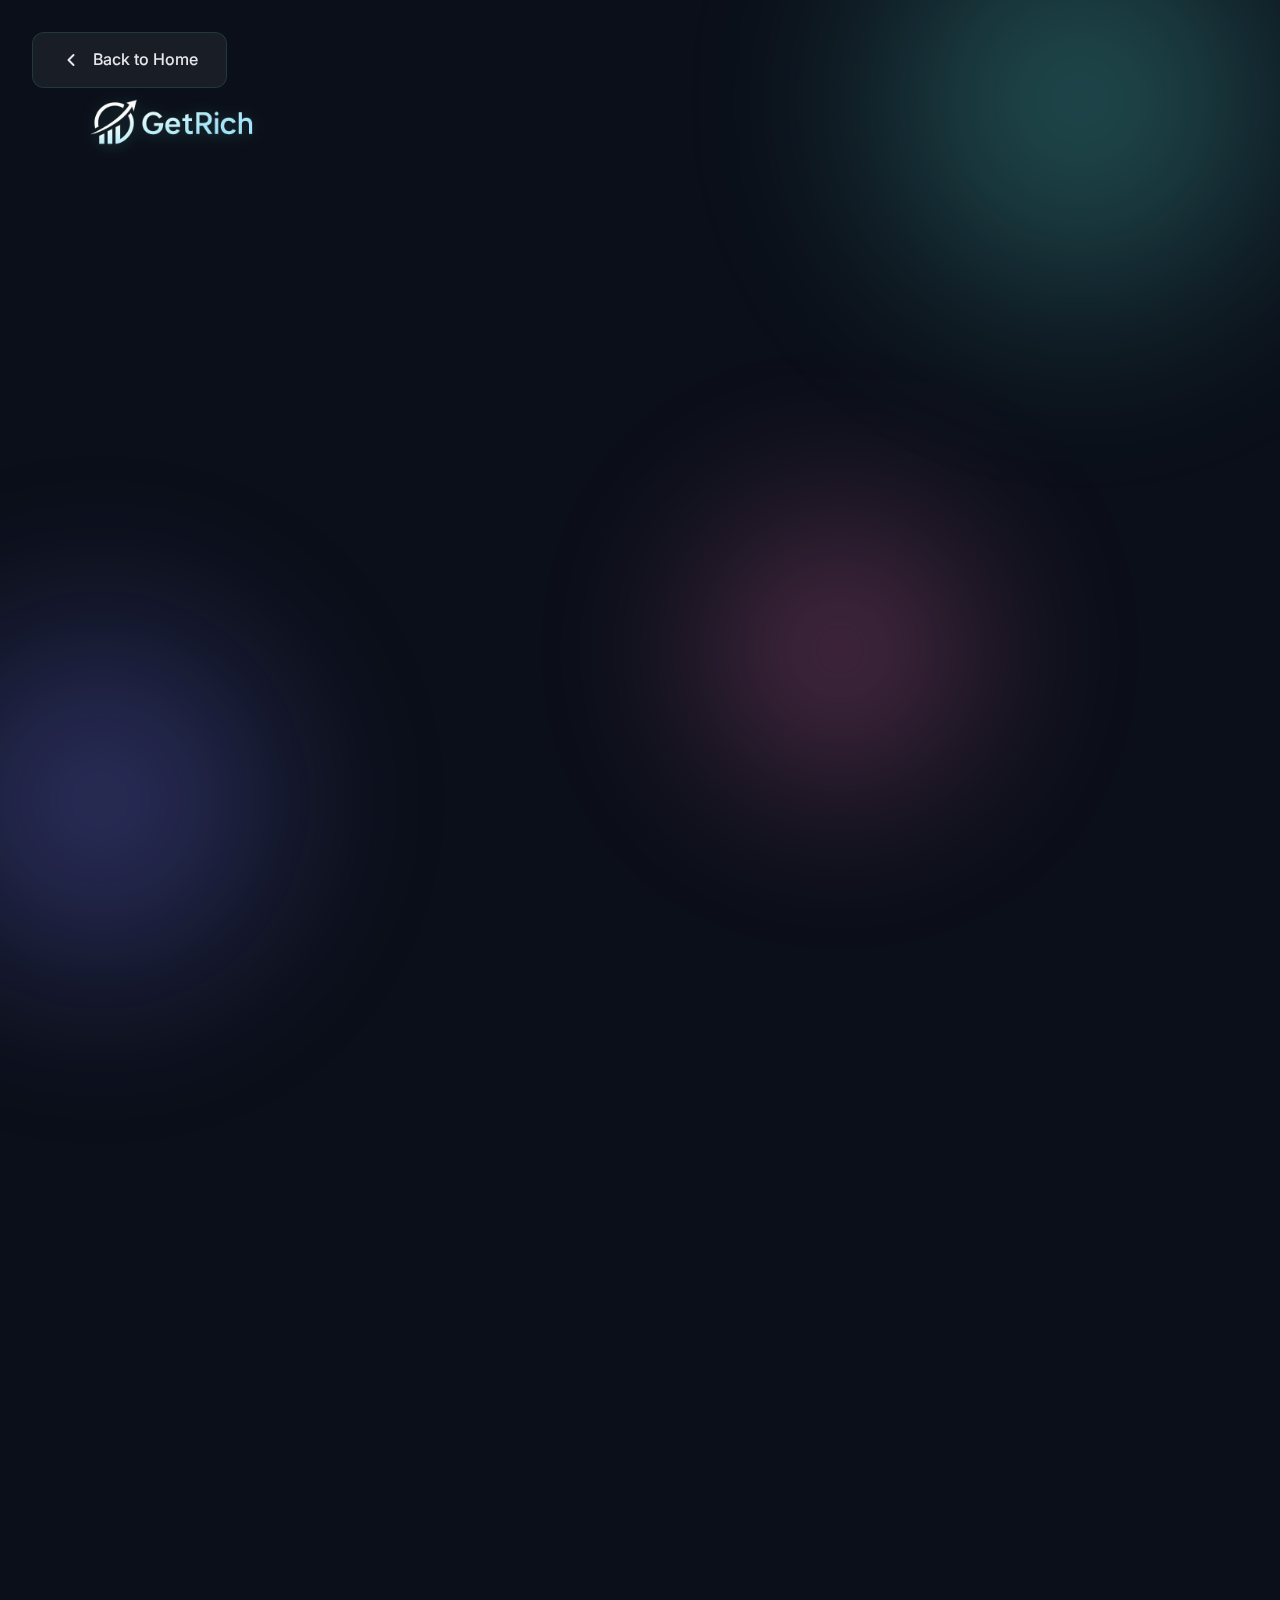
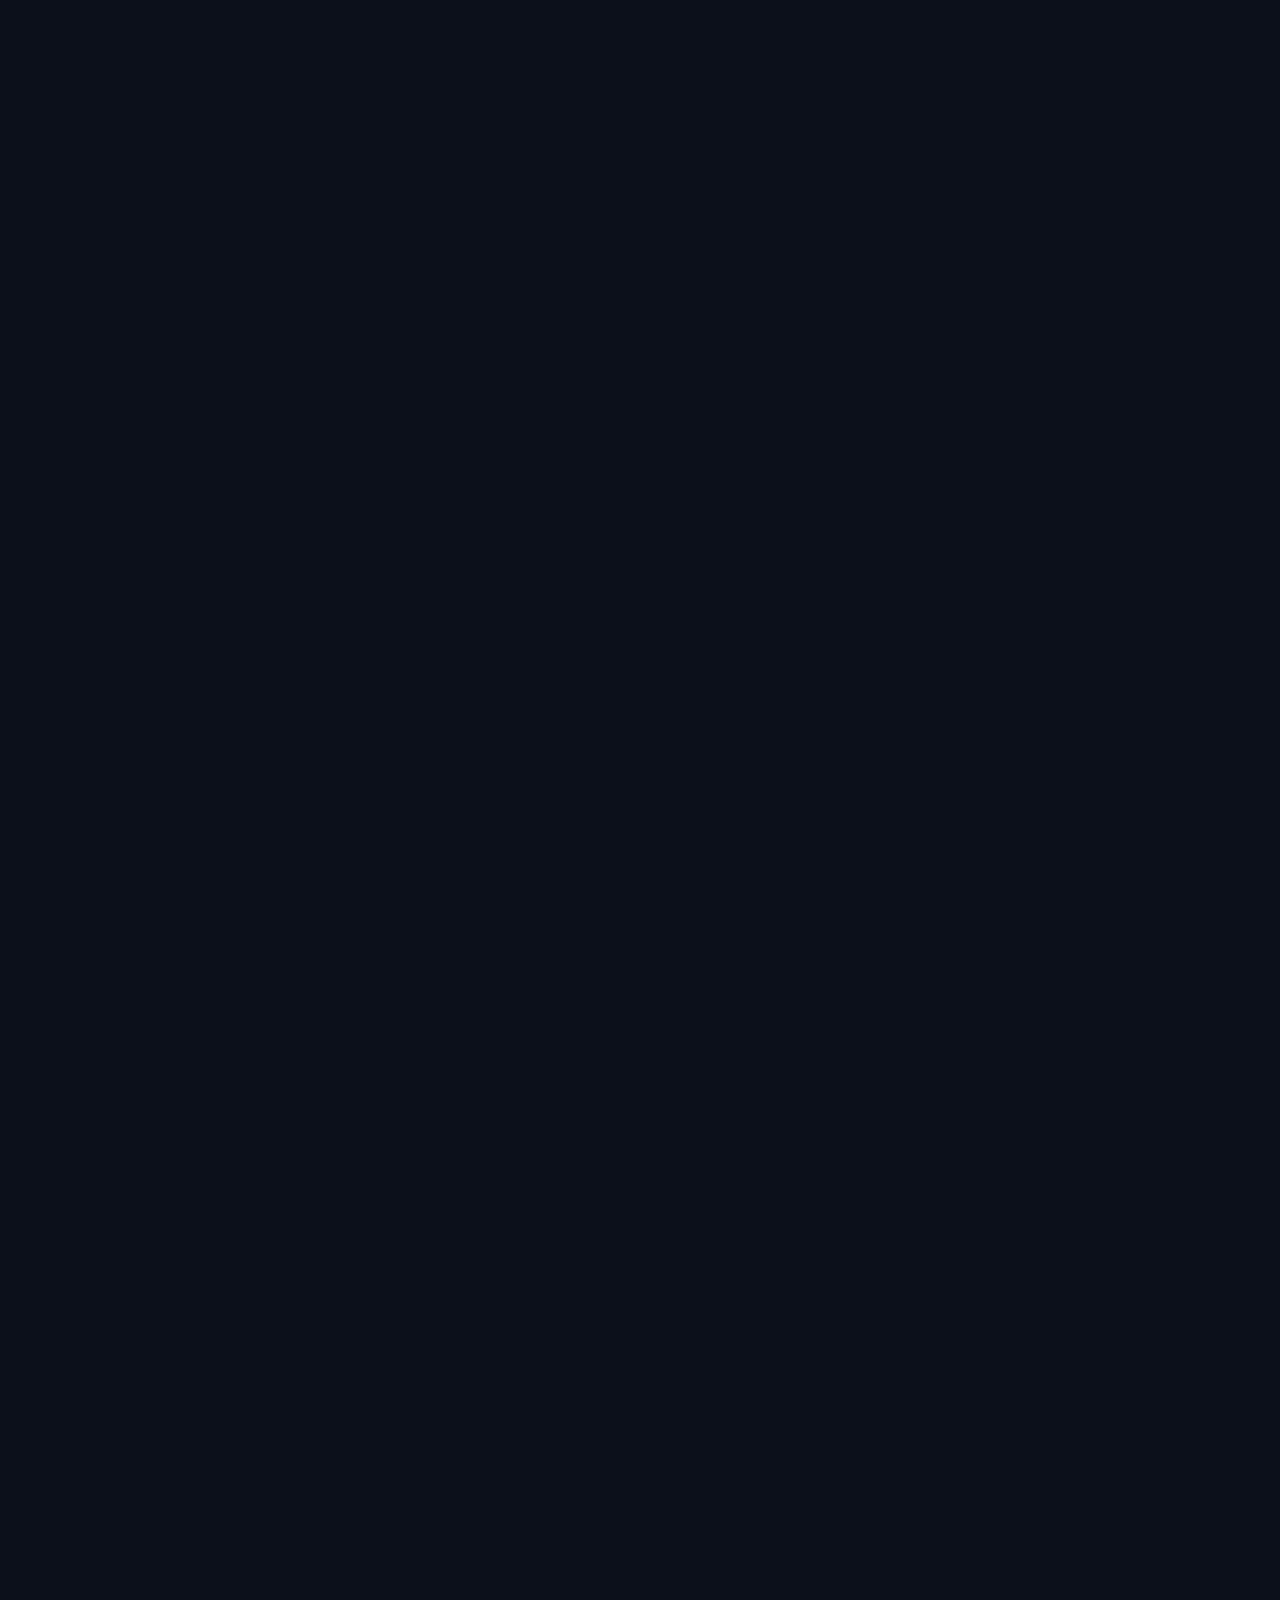
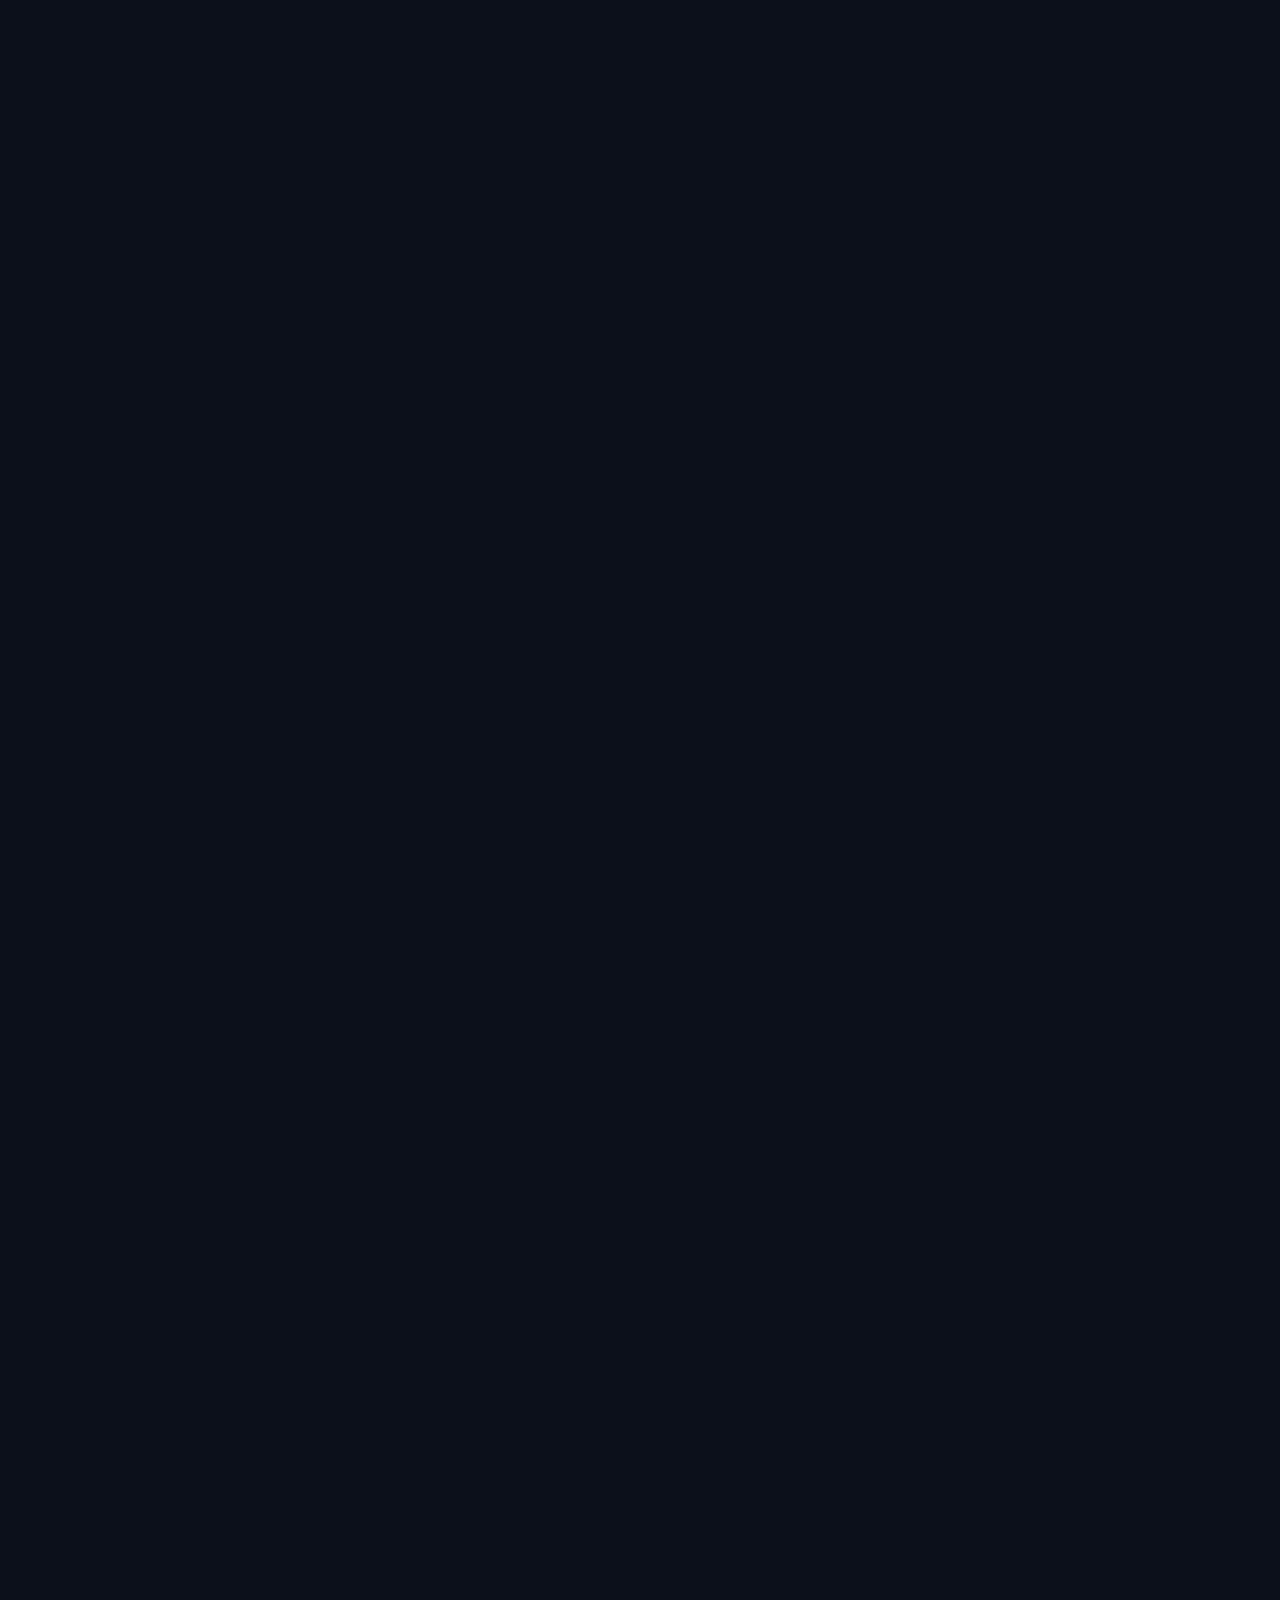
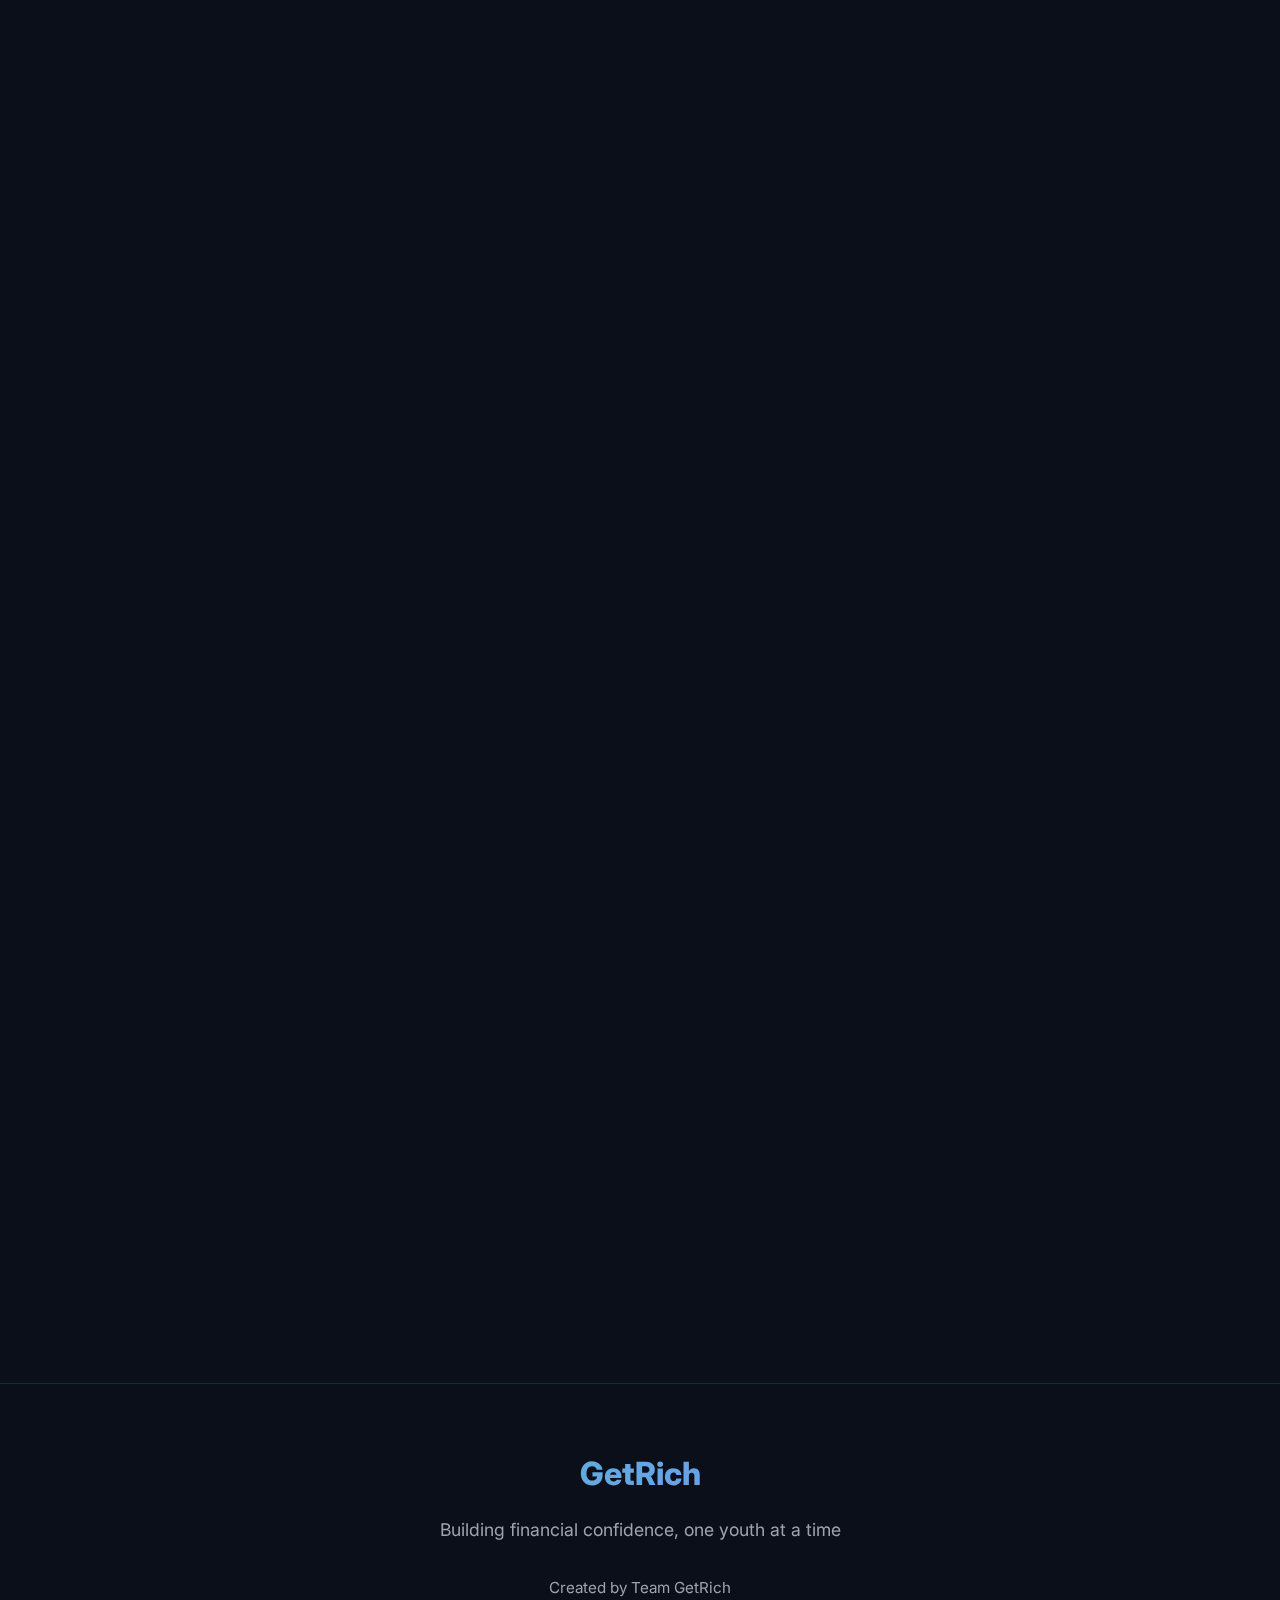
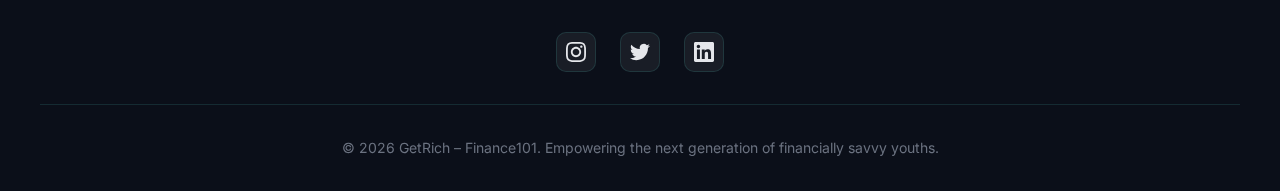
<file: debt.html>
<!DOCTYPE html>
<html lang="en">
<head>
    <meta charset="UTF-8">
    <meta name="viewport" content="width=device-width, initial-scale=1.0">
    <title>Control Credit – Debt & Credit | GetRich</title>
    <link rel="stylesheet" href="styles.css">
    <link rel="preconnect" href="https://fonts.googleapis.com">
    <link rel="preconnect" href="https://fonts.gstatic.com" crossorigin>
    <link href="https://fonts.googleapis.com/css2?family=Inter:wght@300;400;500;600;700;800;900&display=swap" rel="stylesheet">
</head>
<body>
    <!-- Logo in Top Left -->
    <a href="index.html" class="logo-link">
        <img src="images/getrich-logo.png" alt="GetRich Logo" class="logo">
    </a>

    <!-- Floating Gradient Orbs -->
    <div class="gradient-shape shape-1"></div>
    <div class="gradient-shape shape-2"></div>
    <div class="gradient-shape shape-3"></div>

    <!-- Back Navigation -->
    <nav class="back-nav">
        <div class="container">
            <a href="index.html" class="back-button">
                <svg width="20" height="20" viewBox="0 0 20 20" fill="none">
                    <path d="M12.5 5L7.5 10L12.5 15" stroke="currentColor" stroke-width="2" stroke-linecap="round" stroke-linejoin="round"/>
                </svg>
                <span>Back to Home</span>
            </a>
        </div>
    </nav>

    <!-- ━━━━━━━━━━━━━━━━━━━━━━━━━━━━━━━━━━━━━━
         HERO SECTION
         ━━━━━━━━━━━━━━━━━━━━━━━━━━━━━━━━━━━━━━ -->
    <section class="page-hero">
        <div class="page-hero-content animate-on-scroll">
            <h1>Control Credit.<br>Don't Let It Control You.</h1>
            <p>Master debt management and build excellent credit from an early age. Strong credit = more freedom.</p>
        </div>
    </section>

    <!-- ━━━━━━━━━━━━━━━━━━━━━━━━━━━━━━━━━━━━━━
         AI DEBT & CREDIT ASSISTANT
         ━━━━━━━━━━━━━━━━━━━━━━━━━━━━━━━━━━━━━━ -->
    <section class="page-content ai-assistant-section">
        <div class="container">
            <div class="assistant-container">
                <div class="section-header animate-on-scroll">
                    <span class="section-tag">AI-POWERED</span>
                    <h2 class="section-title">Your Credit Coach</h2>
                    <p class="section-subtitle">
                        Get judgment-free guidance on credit scores, debt payoff, and financial recovery.
                    </p>
                </div>
                
                <div class="ai-chatbot-ui animate-on-scroll">
                    <div class="chatbot-header">
                        <div class="chatbot-avatar">💳</div>
                        <div class="chatbot-info">
                            <h4>GetRich Credit Coach</h4>
                            <p>● Ready to help</p>
                        </div>
                    </div>
                    
                    <div class="chat-messages" id="debtChatMessages">
                        <div class="message bot">
                            <div class="message-avatar">💳</div>
                            <div class="message-content">
                                Hey! 👋 No judgment here—we all navigate credit sometimes. Whether you're building credit or managing debt, 
                                I'm here to help. What's your main concern?
                            </div>
                        </div>
                    </div>
                    
                    <div class="chat-input-area">
                        <input type="text" class="chat-input" placeholder="Ask about credit scores, debt, loans..." id="debtChatInput">
                        <button class="chat-send-btn" id="debtSendBtn">Send</button>
                    </div>
                </div>
            </div>
        </div>
    </section>

    <!-- ━━━━━━━━━━━━━━━━━━━━━━━━━━━━━━━━━━━━━━
         CREDIT BASICS
         ━━━━━━━━━━━━━━━━━━━━━━━━━━━━━━━━━━━━━━ -->
    <section class="page-content">
        <div class="container">
            <div class="section-header animate-on-scroll">
                <span class="section-tag">FUNDAMENTALS</span>
                <h2 class="section-title">Understanding Credit</h2>
                <p class="section-subtitle">
                    Your credit score is your financial reputation. Let's build it strong.
                </p>
            </div>
            
            <div class="credit-components-grid">
                <div class="component-card animate-on-scroll">
                    <div class="component-icon">📊</div>
                    <h3>What's a Credit Score?</h3>
                    <p>
                        A 3-digit number (300-850) that represents your creditworthiness. 
                        It predicts how likely you are to pay back borrowed money.
                    </p>
                    <div class="score-ranges">
                        <div class="score-range poor">Poor: 300-600</div>
                        <div class="score-range fair">Fair: 600-700</div>
                        <div class="score-range good">Good: 700-750</div>
                        <div class="score-range excellent">Excellent: 750+</div>
                    </div>
                </div>
                
                <div class="component-card animate-on-scroll">
                    <div class="component-icon">🎯</div>
                    <h3>Five Factors</h3>
                    <p>Your score is calculated from:</p>
                    <ul class="factors-list">
                        <li><strong>35%</strong> - Payment history (on-time payments)</li>
                        <li><strong>30%</strong> - Credit utilization (balance vs limit)</li>
                        <li><strong>15%</strong> - Credit age (how long you've had credit)</li>
                        <li><strong>10%</strong> - Credit mix (cards, loans, mortgage)</li>
                        <li><strong>10%</strong> - Hard inquiries (new credit applications)</li>
                    </ul>
                </div>
                
                <div class="component-card animate-on-scroll">
                    <div class="component-icon">💰</div>
                    <h3>Why It Matters</h3>
                    <p>Your credit score affects:</p>
                    <ul class="impact-list">
                        <li>✓ Loan interest rates (bad credit = higher rates)</li>
                        <li>✓ Mortgage approval (needed for home buying)</li>
                        <li>✓ Credit card offers (better terms with higher score)</li>
                        <li>✓ Rental applications (landlords check scores)</li>
                        <li>✓ Insurance rates (some insurers review credit)</li>
                    </ul>
                </div>
            </div>
        </div>
    </section>

    <!-- ━━━━━━━━━━━━━━━━━━━━━━━━━━━━━━━━━━━━━━
         DEBT PAYOFF STRATEGIES
         ━━━━━━━━━━━━━━━━━━━━━━━━━━━━━━━━━━━━━━ -->
    <section class="page-content">
        <div class="container">
            <div class="section-header animate-on-scroll">
                <span class="section-tag">STRATEGIES</span>
                <h2 class="section-title">Payoff Methods</h2>
                <p class="section-subtitle">
                    Two proven strategies to eliminate debt faster. Choose what fits your psychology.
                </p>
            </div>
            
            <div class="payoff-strategies-grid">
                <div class="strategy-card animate-on-scroll">
                    <h3>🏔️ Debt Avalanche</h3>
                    <p class="strategy-subtitle">Attack high interest rates</p>
                    <p>
                        Pay minimums on all debts, then put extra money toward the highest interest rate debt. 
                        Once paid, attack the next highest. Mathematically saves the most money.
                    </p>
                    
                    <div class="strategy-example">
                        <div class="example-title">Example:</div>
                        <div class="debt-item">
                            <span>Credit Card (18% APR): $3,000</span>
                            <span class="priority">🔴 Priority</span>
                        </div>
                        <div class="debt-item">
                            <span>Student Loan (5% APR): $10,000</span>
                            <span>Minimum pay</span>
                        </div>
                        <div class="debt-item">
                            <span>Car Loan (4% APR): $15,000</span>
                            <span>Minimum pay</span>
                        </div>
                    </div>
                    
                    <div class="strategy-benefit">💡 Saves most interest money</div>
                </div>
                
                <div class="strategy-card animate-on-scroll">
                    <h3>⛄ Debt Snowball</h3>
                    <p class="strategy-subtitle">Quick wins build momentum</p>
                    <p>
                        Pay minimums on all debts, then put extra toward the smallest balance. 
                        Quick payoffs feel rewarding and motivate you to keep going. Emotionally powerful.
                    </p>
                    
                    <div class="strategy-example">
                        <div class="example-title">Example:</div>
                        <div class="debt-item">
                            <span>Credit Card: $3,000</span>
                            <span class="priority">🔴 Priority</span>
                        </div>
                        <div class="debt-item">
                            <span>Student Loan: $10,000</span>
                            <span>Minimum pay</span>
                        </div>
                        <div class="debt-item">
                            <span>Car Loan: $15,000</span>
                            <span>Minimum pay</span>
                        </div>
                    </div>
                    
                    <div class="strategy-benefit">💡 Builds motivation through wins</div>
                </div>
            </div>
        </div>
    </section>

    <!-- ━━━━━━━━━━━━━━━━━━━━━━━━━━━━━━━━━━━━━━
         CREDIT HABITS
         ━━━━━━━━━━━━━━━━━━━━━━━━━━━━━━━━━━━━━━ -->
    <section class="page-content">
        <div class="container">
            <div class="section-header animate-on-scroll">
                <span class="section-tag">DAILY HABITS</span>
                <h2 class="section-title">Build Strong Credit</h2>
                <p class="section-subtitle">
                    Simple habits that boost your credit score over time.
                </p>
            </div>
            
            <div class="credit-habits-grid">
                <div class="habit-dos-column animate-on-scroll">
                    <h3 class="habit-title do">✅ Credit Boosters</h3>
                    
                    <div class="habit-item do">
                        <div class="habit-icon">⏰</div>
                        <h4>Pay On Time</h4>
                        <p>35% of your score. Set calendar reminders or autopay. One late payment drops score 100+ points.</p>
                    </div>
                    
                    <div class="habit-item do">
                        <div class="habit-icon">📉</div>
                        <h4>Keep Balances Low</h4>
                        <p>Use <30% of your credit limit. If limit is $1000, keep balance under $300. Shows responsibility.</p>
                    </div>
                    
                    <div class="habit-item do">
                        <div class="habit-icon">🎂</div>
                        <h4>Keep Cards Open</h4>
                        <p>Older credit history = higher score. Keep first card even if unused. Helps your credit age.</p>
                    </div>
                    
                    <div class="habit-item do">
                        <div class="habit-icon">🔍</div>
                        <h4>Check Reports</h4>
                        <p>Get free annual report at AnnualCreditReport.com. Report errors to boost score quickly.</p>
                    </div>
                </div>
                
                <div class="habit-donts-column animate-on-scroll">
                    <h3 class="habit-title dont">❌ Credit Killers</h3>
                    
                    <div class="habit-item dont">
                        <div class="habit-icon">💸</div>
                        <h4>Don't Max Cards</h4>
                        <p>High utilization tanks score even if you pay in full. Aim for 1-10% utilization for best results.</p>
                    </div>
                    
                    <div class="habit-item dont">
                        <div class="habit-icon">🚫</div>
                        <h4>Don't Close Accounts</h4>
                        <p>Closing cards reduces total available credit and ages your credit mix. Keep them open!</p>
                    </div>
                    
                    <div class="habit-item dont">
                        <div class="habit-icon">❌</div>
                        <h4>Don't Miss Payments</h4>
                        <p>Even 30 days late hits hard. Collections damage even worse. Set autopay to never miss again.</p>
                    </div>
                    
                    <div class="habit-item dont">
                        <div class="habit-icon">🎲</div>
                        <h4>Don't Ignore Debt</h4>
                        <p>Unpaid debt grows. Collections, wage garnish, lawsuits follow. Face it head-on—call creditors.</p>
                    </div>
                </div>
            </div>
        </div>
    </section>

    <!-- ━━━━━━━━━━━━━━━━━━━━━━━━━━━━━━━━━━━━━━
         DEBT-FREE LIFESTYLE
         ━━━━━━━━━━━━━━━━━━━━━━━━━━━━━━━━━━━━━━ -->
    <section class="page-content">
        <div class="container">
            <div class="section-header animate-on-scroll">
                <span class="section-tag">FREEDOM</span>
                <h2 class="section-title">The Debt-Free Advantage</h2>
                <p class="section-subtitle">
                    What financial freedom actually looks like for your generation.
                </p>
            </div>
            
            <div class="lifestyle-cards-grid">
                <div class="lifestyle-card animate-on-scroll">
                    <div class="lifestyle-icon">🏠</div>
                    <h3>Home Ownership</h3>
                    <p>
                        Strong credit = lower mortgage rates. 0.5% lower rate on $300K mortgage = $60K saved over 30 years. 
                        Debt-free credit profile lets you buy your dream home.
                    </p>
                </div>
                
                <div class="lifestyle-card animate-on-scroll">
                    <div class="lifestyle-icon">✈️</div>
                    <h3>Life Flexibility</h3>
                    <p>
                        No debt payments = money for travel, hobbies, career changes. Your $400/month minimum becomes 
                        $400 toward adventures. Freedom to say yes to life.
                    </p>
                </div>
                
                <div class="lifestyle-card animate-on-scroll">
                    <div class="lifestyle-icon">😴</div>
                    <h3>Peace of Mind</h3>
                    <p>
                        Sleep better knowing creditors aren't calling. No debt stress affecting relationships or health. 
                        Mental health worth millions. Priceless.
                    </p>
                </div>
                
                <div class="lifestyle-card animate-on-scroll">
                    <div class="lifestyle-icon">💪</div>
                    <h3>Financial Power</h3>
                    <p>
                        Debt-free means you control your money, not vice versa. Negotiate better salaries. Take career risks. 
                        Start businesses. Build generational wealth.
                    </p>
                </div>
            </div>
        </div>
    </section>

    <!-- ━━━━━━━━━━━━━━━━━━━━━━━━━━━━━━━━━━━━━━
         FOOTER
         ━━━━━━━━━━━━━━━━━━━━━━━━━━━━━━━━━━━━━━ -->
    <footer class="footer">
        <div class="footer-content">
            <div class="footer-logo">GetRich</div>
            <p class="footer-tagline">Building financial confidence, one youth at a time</p>
            <p class="footer-team">Created by Team GetRich</p>
            
            <div class="footer-socials">
                <a href="#" class="social-icon" title="Instagram">
                    <svg width="20" height="20" fill="currentColor" viewBox="0 0 24 24"><path d="M12 2.163c3.204 0 3.584.012 4.85.07 3.252.148 4.771 1.691 4.919 4.919.058 1.265.069 1.645.069 4.849 0 3.205-.012 3.584-.069 4.849-.149 3.225-1.664 4.771-4.919 4.919-1.266.058-1.644.07-4.85.07-3.204 0-3.584-.012-4.849-.07-3.26-.149-4.771-1.699-4.919-4.92-.058-1.265-.07-1.644-.07-4.849 0-3.204.013-3.583.07-4.849.149-3.227 1.664-4.771 4.919-4.919 1.266-.057 1.645-.069 4.849-.069zm0-2.163c-3.259 0-3.667.014-4.947.072-4.358.2-6.78 2.618-6.98 6.98-.059 1.281-.073 1.689-.073 4.948 0 3.259.014 3.668.072 4.948.2 4.358 2.618 6.78 6.98 6.98 1.281.058 1.689.072 4.948.072 3.259 0 3.668-.014 4.948-.072 4.354-.2 6.782-2.618 6.979-6.98.059-1.28.073-1.689.073-4.948 0-3.259-.014-3.667-.072-4.947-.196-4.354-2.617-6.78-6.979-6.98-1.281-.059-1.69-.073-4.949-.073zm0 5.838c-3.403 0-6.162 2.759-6.162 6.162s2.759 6.163 6.162 6.163 6.162-2.759 6.162-6.163c0-3.403-2.759-6.162-6.162-6.162zm0 10.162c-2.209 0-4-1.79-4-4 0-2.209 1.791-4 4-4s4 1.791 4 4c0 2.21-1.791 4-4 4zm6.406-11.845c-.796 0-1.441.645-1.441 1.44s.645 1.44 1.441 1.44c.795 0 1.439-.645 1.439-1.44s-.644-1.44-1.439-1.44z"/></svg>
                </a>
                <a href="#" class="social-icon" title="Twitter">
                    <svg width="20" height="20" fill="currentColor" viewBox="0 0 24 24"><path d="M23.953 4.57a10 10 0 01-2.825.775 4.958 4.958 0 002.163-2.723c-.951.555-2.005.959-3.127 1.184a4.92 4.92 0 00-8.384 4.482C7.69 8.095 4.067 6.13 1.64 3.162a4.822 4.822 0 00-.666 2.475c0 1.71.87 3.213 2.188 4.096a4.904 4.904 0 01-2.228-.616v.06a4.923 4.923 0 003.946 4.827 4.996 4.996 0 01-2.212.085 4.936 4.936 0 004.604 3.417a9.867 9.867 0 01-6.102 2.105c-.39 0-.779-.023-1.17-.067a13.995 13.995 0 007.557 2.209c9.053 0 13.998-7.496 13.998-13.985 0-.21 0-.42-.015-.63A9.935 9.935 0 0024 4.59z"/></svg>
                </a>
                <a href="#" class="social-icon" title="LinkedIn">
                    <svg width="20" height="20" fill="currentColor" viewBox="0 0 24 24"><path d="M20.447 20.452h-3.554v-5.569c0-1.328-.027-3.037-1.852-3.037-1.853 0-2.136 1.445-2.136 2.939v5.667H9.351V9h3.414v1.561h.046c.477-.9 1.637-1.85 3.37-1.85 3.601 0 4.267 2.37 4.267 5.455v6.286zM5.337 7.433c-1.144 0-2.063-.926-2.063-2.065 0-1.138.92-2.063 2.063-2.063 1.14 0 2.064.925 2.064 2.063 0 1.139-.925 2.065-2.064 2.065zm1.782 13.019H3.555V9h3.564v11.452zM22.225 0H1.771C.792 0 0 .774 0 1.729v20.542C0 23.227.792 24 1.771 24h20.451C23.2 24 24 23.227 24 22.271V1.729C24 .774 23.2 0 22.222 0h.003z"/></svg>
                </a>
            </div>
            
            <div class="footer-bottom">
                <p>&copy; 2026 GetRich – Finance101. Empowering the next generation of financially savvy youths.</p>
            </div>
        </div>
    </footer>

    <script src="JS/debt-agent.js"></script>
</body>
</html>
</file>
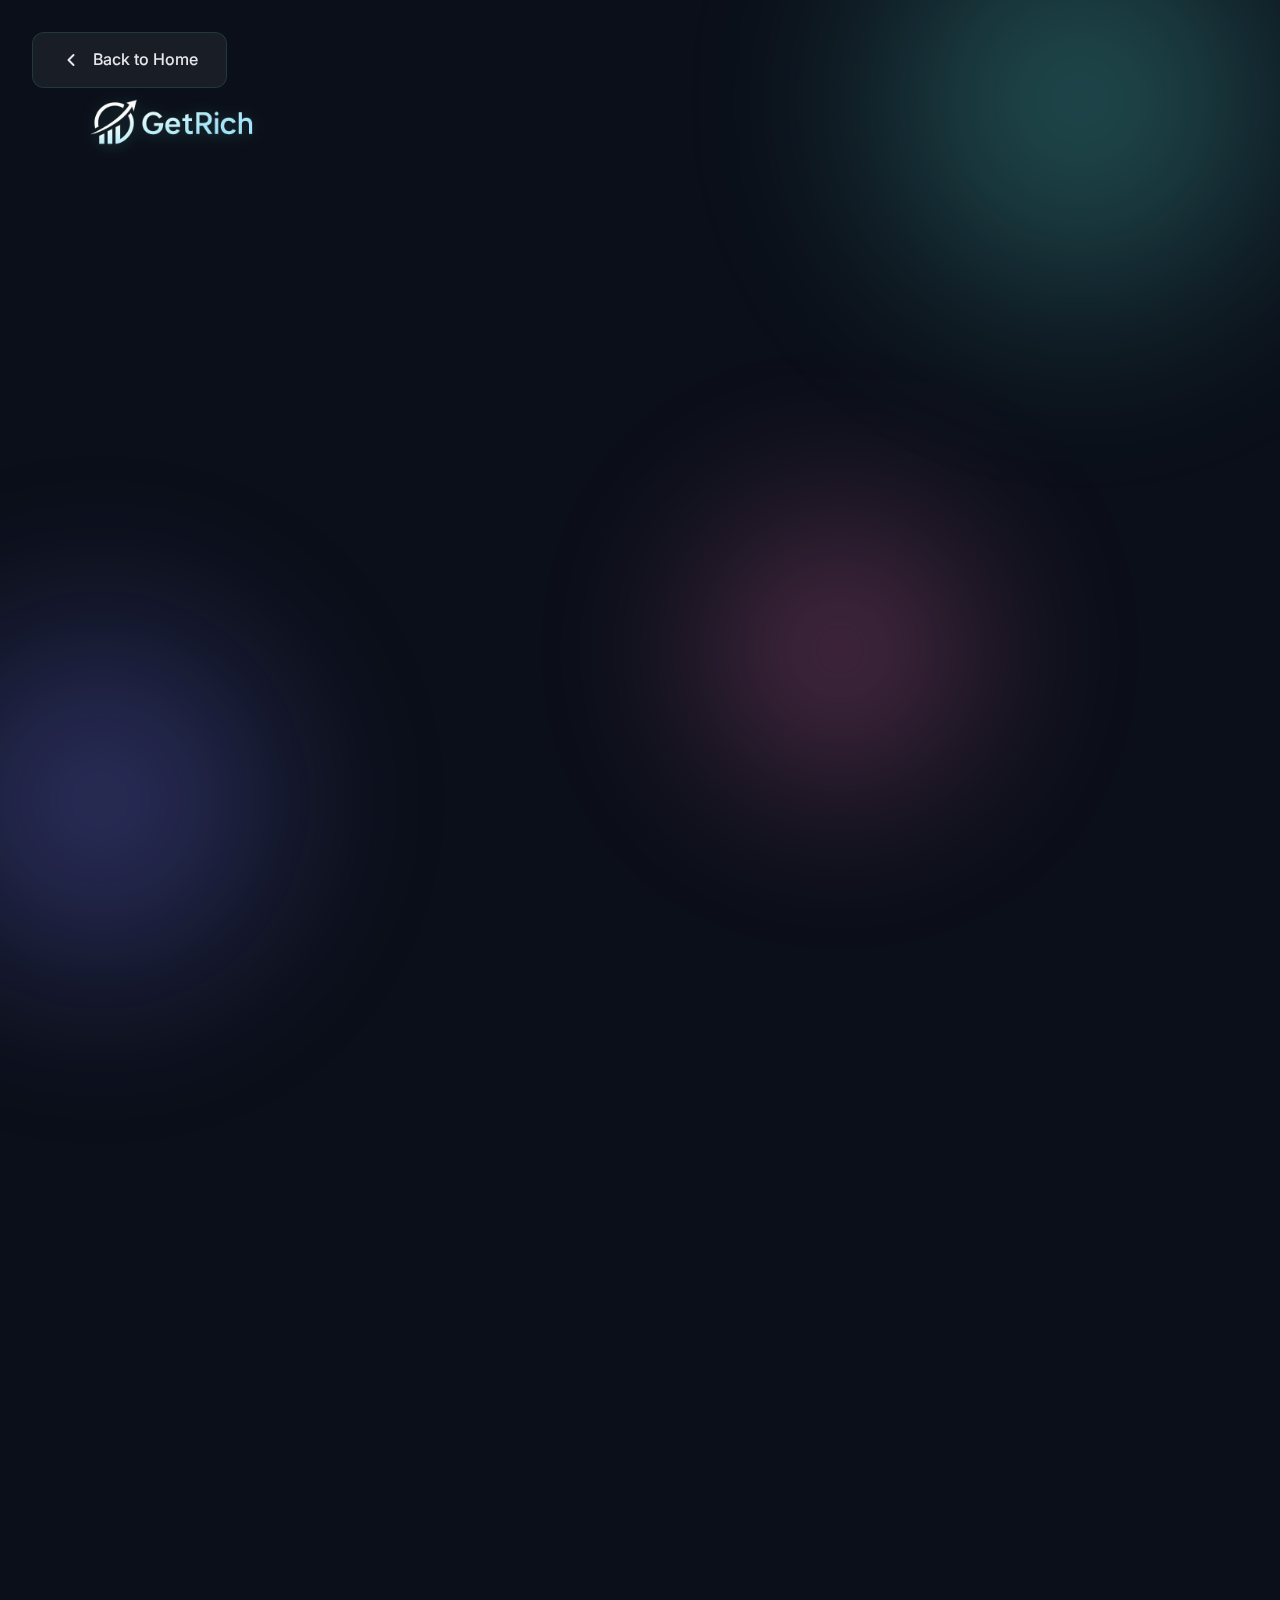
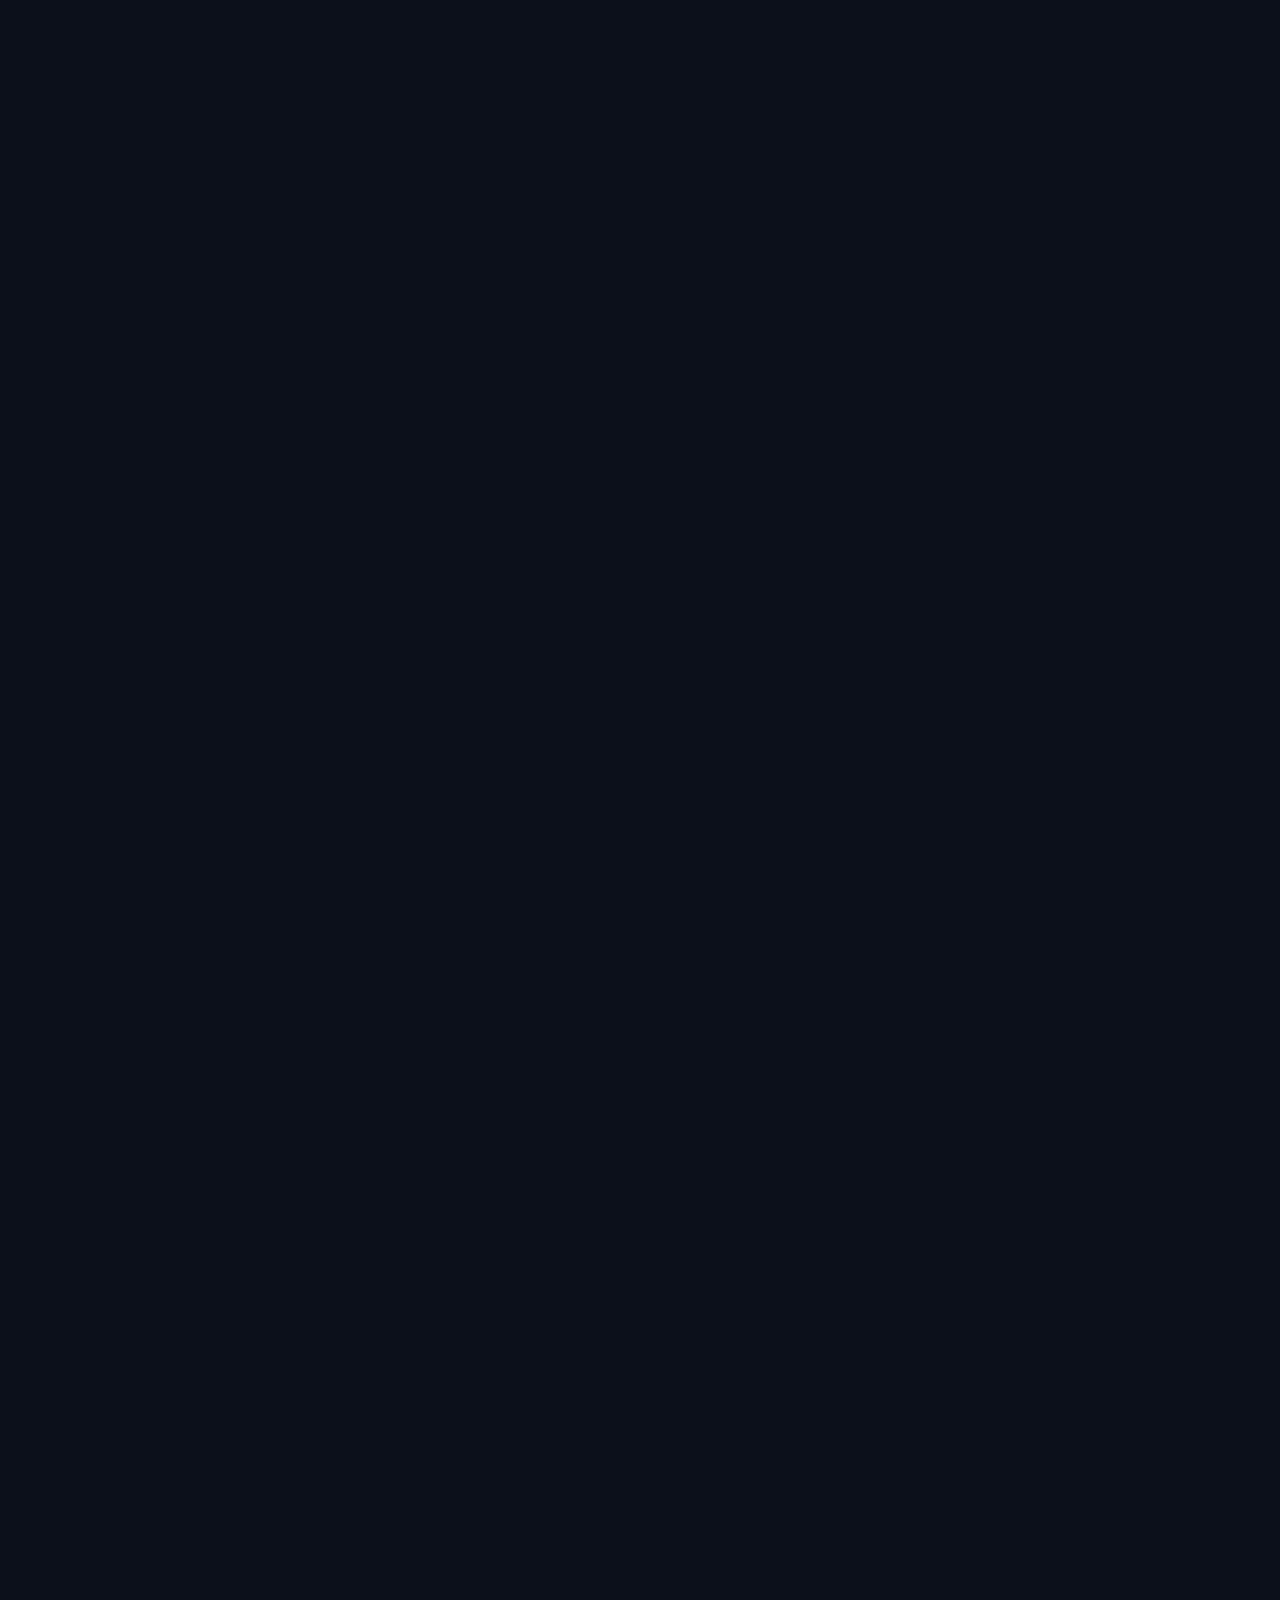
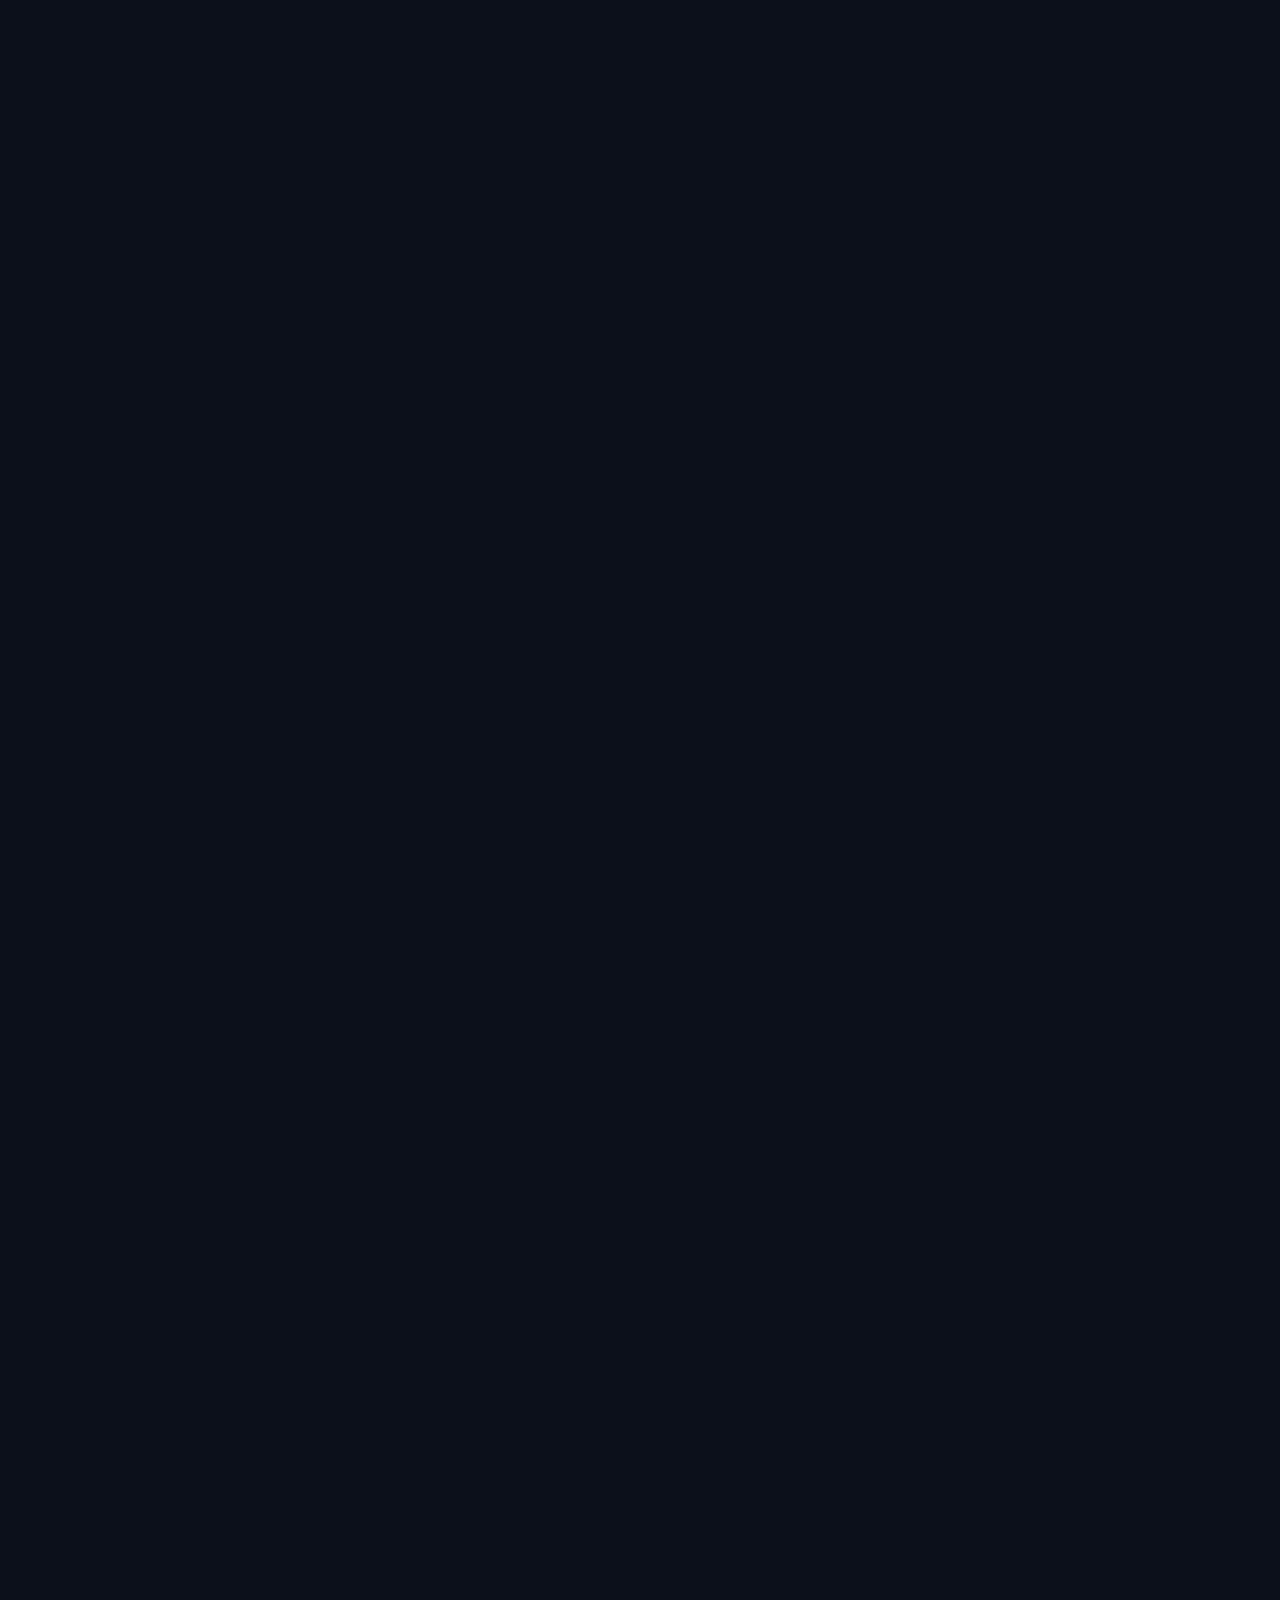
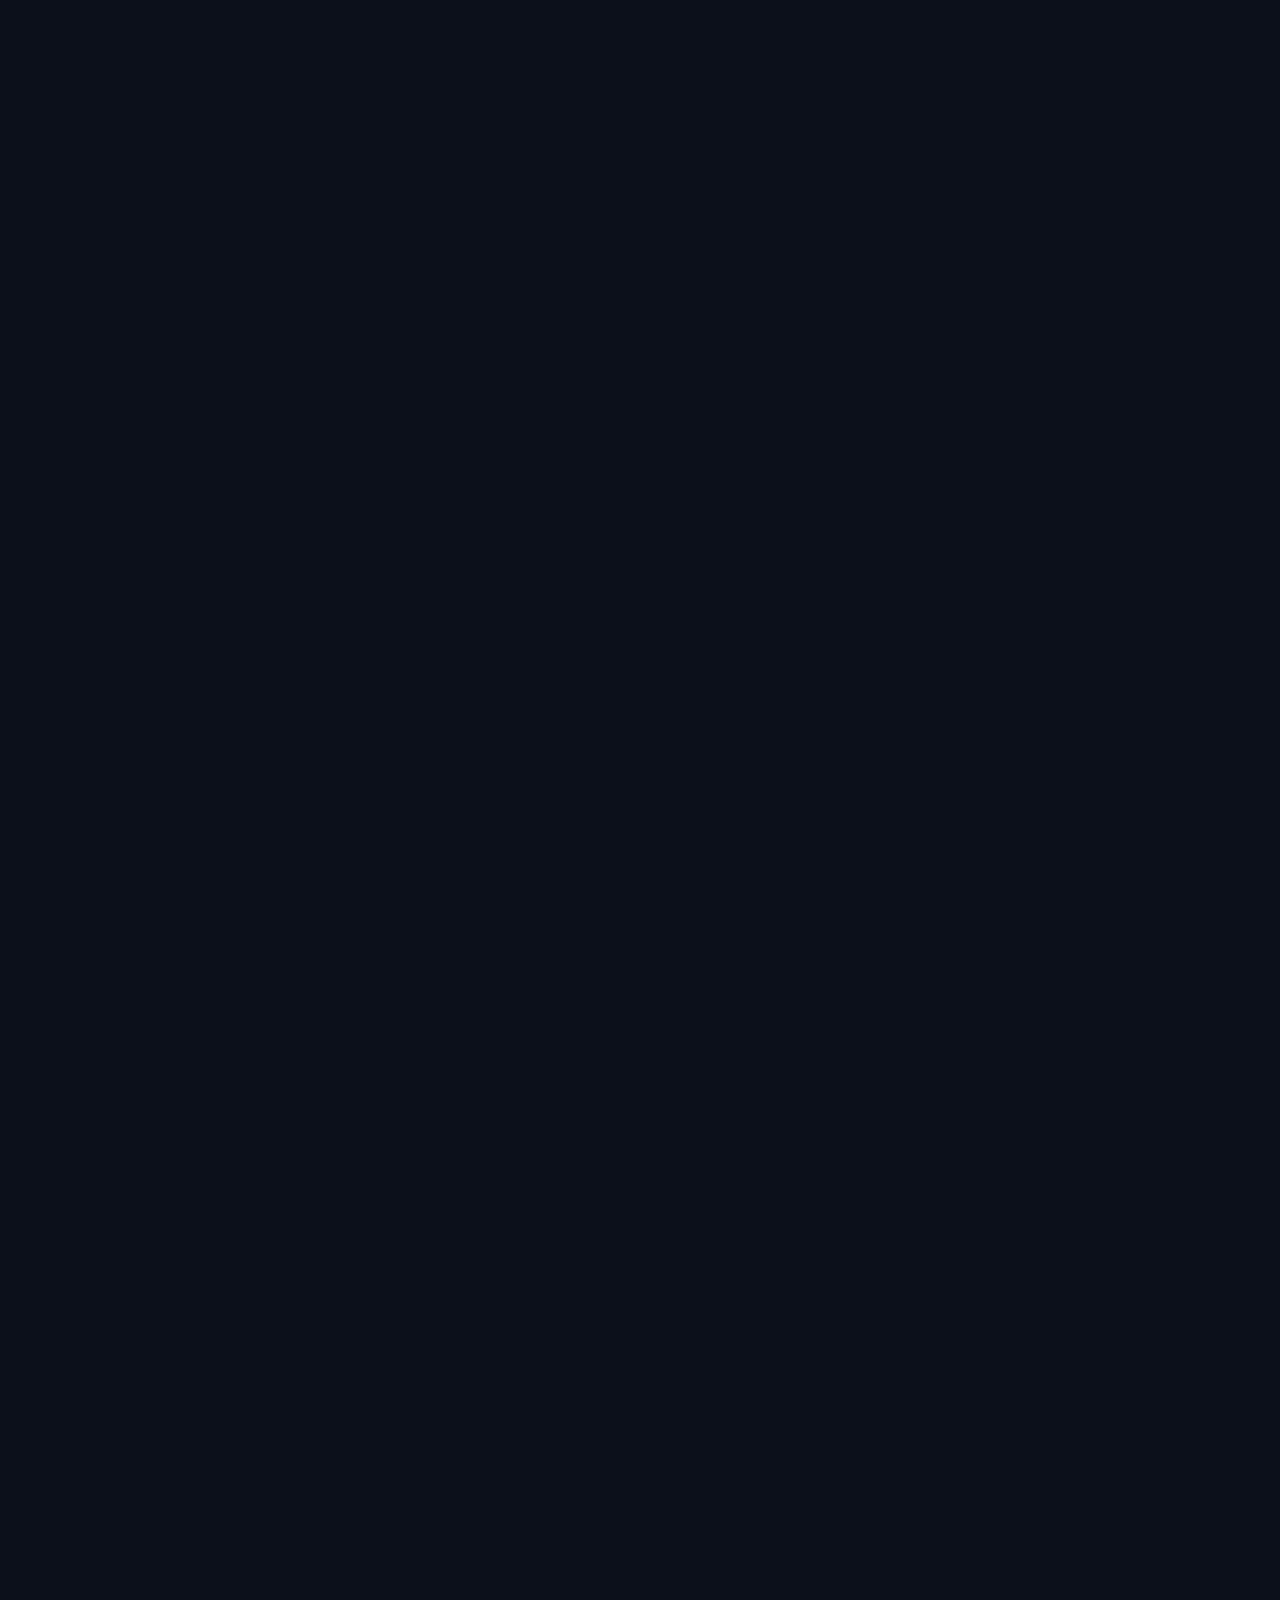
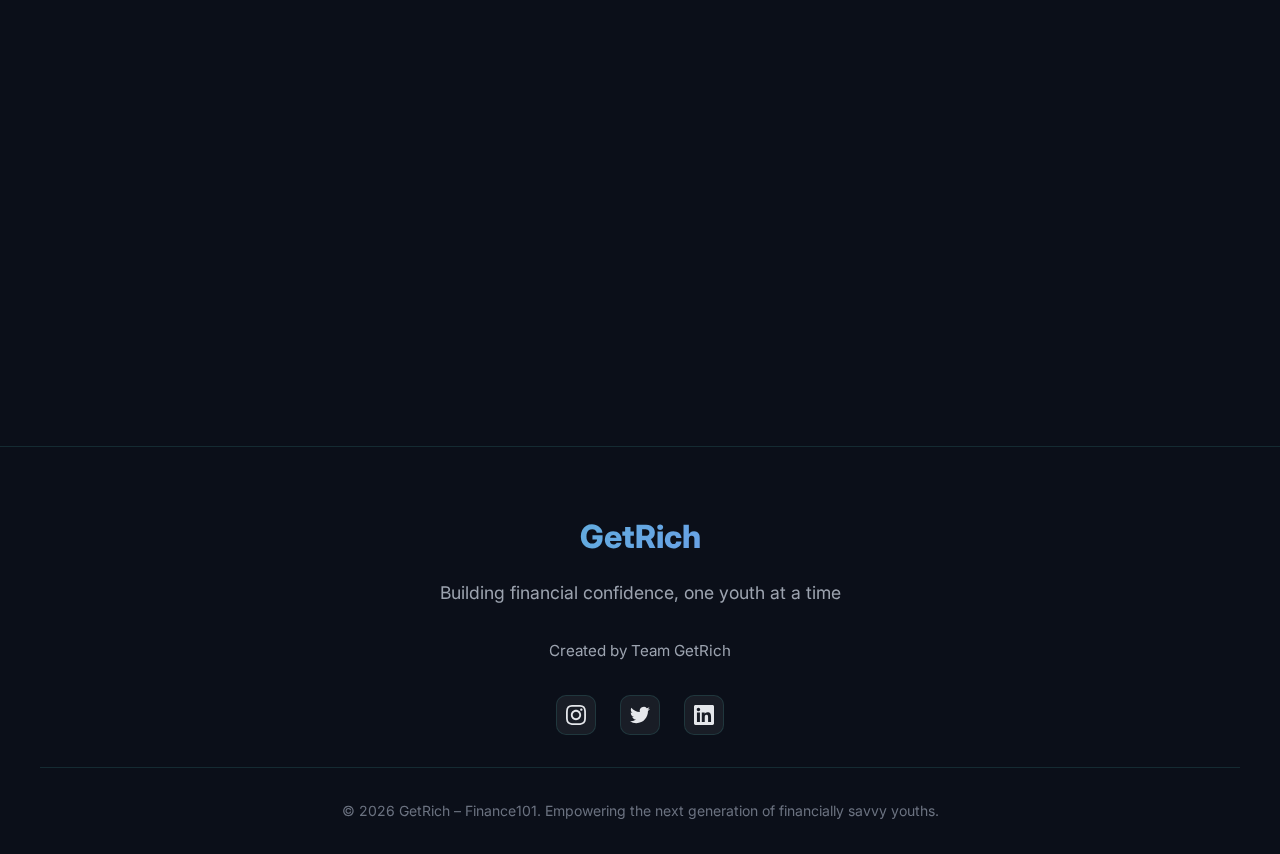
<file: investing.html>
<!DOCTYPE html>
<html lang="en">
<head>
    <meta charset="UTF-8">
    <meta name="viewport" content="width=device-width, initial-scale=1.0">
    <title>Grow Your Future – Investing | GetRich</title>
    <link rel="stylesheet" href="styles.css">
    <link rel="preconnect" href="https://fonts.googleapis.com">
    <link rel="preconnect" href="https://fonts.gstatic.com" crossorigin>
    <link href="https://fonts.googleapis.com/css2?family=Inter:wght@300;400;500;600;700;800;900&display=swap" rel="stylesheet">
</head>
<body>
    <!-- Logo in Top Left -->
    <a href="index.html" class="logo-link">
        <img src="images/getrich-logo.png" alt="GetRich Logo" class="logo">
    </a>

    <!-- Floating Gradient Orbs -->
    <div class="gradient-shape shape-1"></div>
    <div class="gradient-shape shape-2"></div>
    <div class="gradient-shape shape-3"></div>

    <!-- Back Navigation -->
    <nav class="back-nav">
        <div class="container">
            <a href="index.html" class="back-button">
                <svg width="20" height="20" viewBox="0 0 20 20" fill="none">
                    <path d="M12.5 5L7.5 10L12.5 15" stroke="currentColor" stroke-width="2" stroke-linecap="round" stroke-linejoin="round"/>
                </svg>
                <span>Back to Home</span>
            </a>
        </div>
    </nav>

    <!-- ━━━━━━━━━━━━━━━━━━━━━━━━━━━━━━━━━━━━━━
         HERO SECTION
         ━━━━━━━━━━━━━━━━━━━━━━━━━━━━━━━━━━━━━━ -->
    <section class="page-hero">
        <div class="page-hero-content animate-on-scroll">
            <h1>Grow Your Future</h1>
            <p>Let your money work while you live. Start small, think big, invest smart.</p>
        </div>
    </section>

    <!-- ━━━━━━━━━━━━━━━━━━━━━━━━━━━━━━━━━━━━━━
         AI INVESTING ASSISTANT
         ━━━━━━━━━━━━━━━━━━━━━━━━━━━━━━━━━━━━━━ -->
    <section class="page-content ai-assistant-section">
        <div class="container">
            <div class="assistant-container">
                <div class="section-header animate-on-scroll">
                    <span class="section-tag">AI-POWERED</span>
                    <h2 class="section-title">Your Investment Guide</h2>
                    <p class="section-subtitle">
                        Learn investing fundamentals and get personalized recommendations for your risk profile.
                    </p>
                </div>
                
                <div class="ai-chatbot-ui animate-on-scroll">
                    <div class="chatbot-header">
                        <div class="chatbot-avatar">📈</div>
                        <div class="chatbot-info">
                            <h4>GetRich Investment Coach</h4>
                            <p>● Ready to help</p>
                        </div>
                    </div>
                    
                    <div class="chat-messages" id="investChatMessages">
                        <div class="message bot">
                            <div class="message-avatar">📈</div>
                            <div class="message-content">
                                Welcome to investing! 🎯 Don't worry—we'll keep it simple. Let me ask: are you investing for long-term growth or short-term goals?
                            </div>
                        </div>
                    </div>
                    
                    <div class="chat-input-area">
                        <input type="text" class="chat-input" placeholder="Ask about investing, stocks, ETFs..." id="investChatInput">
                        <button class="chat-send-btn" id="investSendBtn">Send</button>
                    </div>
                </div>
            </div>
        </div>
    </section>

    <!-- ━━━━━━━━━━━━━━━━━━━━━━━━━━━━━━━━━━━━━━
         INVESTING BASICS
         ━━━━━━━━━━━━━━━━━━━━━━━━━━━━━━━━━━━━━━ -->
    <section class="page-content">
        <div class="container">
            <div class="section-header animate-on-scroll">
                <span class="section-tag">FUNDAMENTALS</span>
                <h2 class="section-title">Investing 101</h2>
                <p class="section-subtitle">
                    Master the basics before you invest a single dollar.
                </p>
            </div>
            
            <div class="investing-basics-grid">
                <div class="concept-card animate-on-scroll">
                    <div class="concept-number">1</div>
                    <h3>What is Investing?</h3>
                    <p>
                        Investing is putting money into assets (stocks, bonds, ETFs) that have potential to grow over time. 
                        You earn returns through appreciation and dividends.
                    </p>
                    <div class="concept-benefit">💡 Your money works while you sleep</div>
                </div>
                
                <div class="concept-card animate-on-scroll">
                    <div class="concept-number">2</div>
                    <h3>Why Start Early?</h3>
                    <p>
                        Time is your superpower. Investing $100/month from age 20 yields $432K by 60. 
                        Wait until 30? Only $208K. That's the power of compounding!
                    </p>
                    <div class="concept-benefit">⏰ Time multiplies your money</div>
                </div>
                
                <div class="concept-card animate-on-scroll">
                    <div class="concept-number">3</div>
                    <h3>Power of Compounding</h3>
                    <p>
                        "Compound interest is the eighth wonder of the world." Earnings on your earnings create exponential growth. 
                        Einstein called it the most powerful force in finance.
                    </p>
                    <div class="concept-benefit">🚀 Exponential growth over time</div>
                </div>
                
                <div class="concept-card animate-on-scroll">
                    <div class="concept-number">4</div>
                    <h3>Risk vs. Reward</h3>
                    <p>
                        Higher potential returns = higher risk. Stocks are riskier but grow more. Bonds are safer but grow slower. 
                        Balance based on your timeline and comfort.
                    </p>
                    <div class="concept-benefit">⚖️ Balance risk with your goals</div>
                </div>
            </div>
        </div>
    </section>

    <!-- ━━━━━━━━━━━━━━━━━━━━━━━━━━━━━━━━━━━━━━
         RISK EXPLORER
         ━━━━━━━━━━━━━━━━━━━━━━━━━━━━━━━━━━━━━━ -->
    <section class="page-content">
        <div class="container">
            <div class="section-header animate-on-scroll">
                <span class="section-tag">PERSONALIZED</span>
                <h2 class="section-title">Find Your Risk Profile</h2>
                <p class="section-subtitle">
                    Choose your investment style. Adjust the slider to see portfolio changes.
                </p>
            </div>
            
            <div class="risk-explorer animate-on-scroll">
                    <div class="risk-slider-container">
                    <div class="risk-label conservative">Conservative</div>
                    <input type="range" class="risk-slider" id="riskSlider" min="0" max="100" value="50" step="1">
                    <div class="risk-label aggressive">Aggressive</div>
                </div>
                
                <div class="risk-profile-cards">
                    <div class="profile-card conservative-profile" id="conservativeProfile">
                        <h3>🛡️ Conservative</h3>
                        <p>Lower risk, stable growth</p>
                        <div class="portfolio-breakdown">
                            <div class="portfolio-item">
                                <span>Bonds & Fixed Income</span>
                                <div class="portfolio-bar"><div class="bar-fill" style="width: 60%;"></div></div>
                                <span class="percentage">60%</span>
                            </div>
                            <div class="portfolio-item">
                                <span>Stocks</span>
                                <div class="portfolio-bar"><div class="bar-fill" style="width: 35%;"></div></div>
                                <span class="percentage">35%</span>
                            </div>
                            <div class="portfolio-item">
                                <span>Cash</span>
                                <div class="portfolio-bar"><div class="bar-fill" style="width: 5%;"></div></div>
                                <span class="percentage">5%</span>
                            </div>
                        </div>
                        <div class="profile-tip">Best for: Retirees, risk-averse investors</div>
                    </div>
                    
                    <div class="profile-card balanced-profile" id="balancedProfile" style="display: none;">
                        <h3>⚖️ Balanced</h3>
                        <p>Moderate risk & reward</p>
                        <div class="portfolio-breakdown">
                            <div class="portfolio-item">
                                <span>Stocks</span>
                                <div class="portfolio-bar"><div class="bar-fill" style="width: 50%;"></div></div>
                                <span class="percentage">50%</span>
                            </div>
                            <div class="portfolio-item">
                                <span>Bonds</span>
                                <div class="portfolio-bar"><div class="bar-fill" style="width: 40%;"></div></div>
                                <span class="percentage">40%</span>
                            </div>
                            <div class="portfolio-item">
                                <span>Alternatives</span>
                                <div class="portfolio-bar"><div class="bar-fill" style="width: 10%;"></div></div>
                                <span class="percentage">10%</span>
                            </div>
                        </div>
                        <div class="profile-tip">Best for: Most young adults (20s-40s)</div>
                    </div>
                    
                    <div class="profile-card aggressive-profile" id="aggressiveProfile" style="display: none;">
                        <h3>🚀 Aggressive</h3>
                        <p>Higher risk, higher growth potential</p>
                        <div class="portfolio-breakdown">
                            <div class="portfolio-item">
                                <span>Stocks & Growth</span>
                                <div class="portfolio-bar"><div class="bar-fill" style="width: 80%;"></div></div>
                                <span class="percentage">80%</span>
                            </div>
                            <div class="portfolio-item">
                                <span>Emerging Markets</span>
                                <div class="portfolio-bar"><div class="bar-fill" style="width: 15%;"></div></div>
                                <span class="percentage">15%</span>
                            </div>
                            <div class="portfolio-item">
                                <span>Small Cap</span>
                                <div class="portfolio-bar"><div class="bar-fill" style="width: 5%;"></div></div>
                                <span class="percentage">5%</span>
                            </div>
                        </div>
                        <div class="profile-tip">Best for: Long-term investors, high risk tolerance</div>
                    </div>
                </div>
            </div>
        </div>
    </section>

    <!-- ━━━━━━━━━━━━━━━━━━━━━━━━━━━━━━━━━━━━━━
         INVESTMENT VEHICLES
         ━━━━━━━━━━━━━━━━━━━━━━━━━━━━━━━━━━━━━━ -->
    <section class="page-content">
        <div class="container">
            <div class="section-header animate-on-scroll">
                <span class="section-tag">OPTIONS</span>
                <h2 class="section-title">Investment Vehicles</h2>
                <p class="section-subtitle">
                    Different ways to invest your money. Choose what matches your goals.
                </p>
            </div>
            
            <div class="investment-vehicles-grid">
                <div class="vehicle-card animate-on-scroll">
                    <div class="vehicle-icon">📈</div>
                    <h3>Stocks</h3>
                    <p>Own pieces of companies. High growth potential but more volatile.</p>
                    <div class="vehicle-pros">
                        <div class="pro">✓ High growth potential</div>
                        <div class="pro">✓ Dividend income</div>
                        <div class="pro">✓ Liquid (easy to sell)</div>
                    </div>
                    <div class="vehicle-cons">
                        <div class="con">✗ More volatile</div>
                        <div class="con">✗ Requires research</div>
                    </div>
                </div>
                
                <div class="vehicle-card animate-on-scroll">
                    <div class="vehicle-icon">📦</div>
                    <h3>ETFs</h3>
                    <p>Basket of stocks/bonds. Diversified and beginner-friendly.</p>
                    <div class="vehicle-pros">
                        <div class="pro">✓ Instant diversification</div>
                        <div class="pro">✓ Low fees</div>
                        <div class="pro">✓ Easy to start</div>
                    </div>
                    <div class="vehicle-cons">
                        <div class="con">✗ Less customizable</div>
                        <div class="con">✗ Tracking error</div>
                    </div>
                </div>
                
                <div class="vehicle-card animate-on-scroll">
                    <div class="vehicle-icon">🏦</div>
                    <h3>Bonds</h3>
                    <p>Loans to companies/governments. Stable but lower returns.</p>
                    <div class="vehicle-pros">
                        <div class="pro">✓ Predictable income</div>
                        <div class="pro">✓ Lower risk</div>
                        <div class="pro">✓ Portfolio balance</div>
                    </div>
                    <div class="vehicle-cons">
                        <div class="con">✗ Lower returns</div>
                        <div class="con">✗ Interest rate risk</div>
                    </div>
                </div>
                
                <div class="vehicle-card animate-on-scroll">
                    <div class="vehicle-icon">🪙</div>
                    <h3>Cryptocurrency</h3>
                    <p>Digital assets. Highly speculative—use only what you can lose.</p>
                    <div class="vehicle-pros">
                        <div class="pro">✓ High upside potential</div>
                        <div class="pro">✓ 24/7 trading</div>
                        <div class="pro">✓ Innovation play</div>
                    </div>
                    <div class="vehicle-cons">
                        <div class="con">✗ Very volatile</div>
                        <div class="con">✗ Regulatory risk</div>
                    </div>
                </div>
            </div>
        </div>
    </section>

    <!-- ━━━━━━━━━━━━━━━━━━━━━━━━━━━━━━━━━━━━━━
         LONG-TERM MINDSET
         ━━━━━━━━━━━━━━━━━━━━━━━━━━━━━━━━━━━━━━ -->
    <section class="page-content">
        <div class="container">
            <div class="section-header animate-on-scroll">
                <span class="section-tag">WISDOM</span>
                <h2 class="section-title">The Investor's Mindset</h2>
                <p class="section-subtitle">
                    Principles that separate successful long-term investors from traders.
                </p>
            </div>
            
            <div class="mindset-grid">
                <div class="mindset-card animate-on-scroll">
                    <div class="mindset-number">1</div>
                    <h3>⏰ Time in Market</h3>
                    <p>
                        Time in market beats timing the market. Even if you invested right before a crash, 
                        staying invested recovered your losses in 5-10 years historically.
                    </p>
                </div>
                
                <div class="mindset-card animate-on-scroll">
                    <div class="mindset-number">2</div>
                    <h3>🎯 Diversification</h3>
                    <p>
                        Don't put all eggs in one basket. Spread across stocks, bonds, sectors, geographies. 
                        One bad investment won't destroy your portfolio.
                    </p>
                </div>
                
                <div class="mindset-card animate-on-scroll">
                    <div class="mindset-number">3</div>
                    <h3>😌 Emotional Control</h3>
                    <p>
                        Fear and greed are the enemies of wealth. Markets drop ~20% every few years. 
                        Panic sellers lock in losses. Patient investors capture rebounds.
                    </p>
                </div>
                
                <div class="mindset-card animate-on-scroll">
                    <div class="mindset-number">4</div>
                    <h3>💰 Dollar-Cost Averaging</h3>
                    <p>
                        Invest fixed amounts regularly (e.g., $100/month) regardless of price. 
                        Removes emotion and ensures you buy more when prices are low.
                    </p>
                </div>
            </div>
        </div>
    </section>

    <!-- ━━━━━━━━━━━━━━━━━━━━━━━━━━━━━━━━━━━━━━
         FOOTER
         ━━━━━━━━━━━━━━━━━━━━━━━━━━━━━━━━━━━━━━ -->
    <footer class="footer">
        <div class="footer-content">
            <div class="footer-logo">GetRich</div>
            <p class="footer-tagline">Building financial confidence, one youth at a time</p>
            <p class="footer-team">Created by Team GetRich</p>
            
            <div class="footer-socials">
                <a href="#" class="social-icon" title="Instagram">
                    <svg width="20" height="20" fill="currentColor" viewBox="0 0 24 24"><path d="M12 2.163c3.204 0 3.584.012 4.85.07 3.252.148 4.771 1.691 4.919 4.919.058 1.265.069 1.645.069 4.849 0 3.205-.012 3.584-.069 4.849-.149 3.225-1.664 4.771-4.919 4.919-1.266.058-1.644.07-4.85.07-3.204 0-3.584-.012-4.849-.07-3.26-.149-4.771-1.699-4.919-4.92-.058-1.265-.07-1.644-.07-4.849 0-3.204.013-3.583.07-4.849.149-3.227 1.664-4.771 4.919-4.919 1.266-.057 1.645-.069 4.849-.069zm0-2.163c-3.259 0-3.667.014-4.947.072-4.358.2-6.78 2.618-6.98 6.98-.059 1.281-.073 1.689-.073 4.948 0 3.259.014 3.668.072 4.948.2 4.358 2.618 6.78 6.98 6.98 1.281.058 1.689.072 4.948.072 3.259 0 3.668-.014 4.948-.072 4.354-.2 6.782-2.618 6.979-6.98.059-1.28.073-1.689.073-4.948 0-3.259-.014-3.667-.072-4.947-.196-4.354-2.617-6.78-6.979-6.98-1.281-.059-1.69-.073-4.949-.073zm0 5.838c-3.403 0-6.162 2.759-6.162 6.162s2.759 6.163 6.162 6.163 6.162-2.759 6.162-6.163c0-3.403-2.759-6.162-6.162-6.162zm0 10.162c-2.209 0-4-1.79-4-4 0-2.209 1.791-4 4-4s4 1.791 4 4c0 2.21-1.791 4-4 4zm6.406-11.845c-.796 0-1.441.645-1.441 1.44s.645 1.44 1.441 1.44c.795 0 1.439-.645 1.439-1.44s-.644-1.44-1.439-1.44z"/></svg>
                </a>
                <a href="#" class="social-icon" title="Twitter">
                    <svg width="20" height="20" fill="currentColor" viewBox="0 0 24 24"><path d="M23.953 4.57a10 10 0 01-2.825.775 4.958 4.958 0 002.163-2.723c-.951.555-2.005.959-3.127 1.184a4.92 4.92 0 00-8.384 4.482C7.69 8.095 4.067 6.13 1.64 3.162a4.822 4.822 0 00-.666 2.475c0 1.71.87 3.213 2.188 4.096a4.904 4.904 0 01-2.228-.616v.06a4.923 4.923 0 003.946 4.827 4.996 4.996 0 01-2.212.085 4.936 4.936 0 004.604 3.417a9.867 9.867 0 01-6.102 2.105c-.39 0-.779-.023-1.17-.067a13.995 13.995 0 007.557 2.209c9.053 0 13.998-7.496 13.998-13.985 0-.21 0-.42-.015-.63A9.935 9.935 0 0024 4.59z"/></svg>
                </a>
                <a href="#" class="social-icon" title="LinkedIn">
                    <svg width="20" height="20" fill="currentColor" viewBox="0 0 24 24"><path d="M20.447 20.452h-3.554v-5.569c0-1.328-.027-3.037-1.852-3.037-1.853 0-2.136 1.445-2.136 2.939v5.667H9.351V9h3.414v1.561h.046c.477-.9 1.637-1.85 3.37-1.85 3.601 0 4.267 2.37 4.267 5.455v6.286zM5.337 7.433c-1.144 0-2.063-.926-2.063-2.065 0-1.138.92-2.063 2.063-2.063 1.14 0 2.064.925 2.064 2.063 0 1.139-.925 2.065-2.064 2.065zm1.782 13.019H3.555V9h3.564v11.452zM22.225 0H1.771C.792 0 0 .774 0 1.729v20.542C0 23.227.792 24 1.771 24h20.451C23.2 24 24 23.227 24 22.271V1.729C24 .774 23.2 0 22.222 0h.003z"/></svg>
                </a>
            </div>
            
            <div class="footer-bottom">
                <p>&copy; 2026 GetRich – Finance101. Empowering the next generation of financially savvy youths.</p>
            </div>
        </div>
    </footer>

    <script src="JS/investing-agent.js"></script>
</body>
</html>
</file>
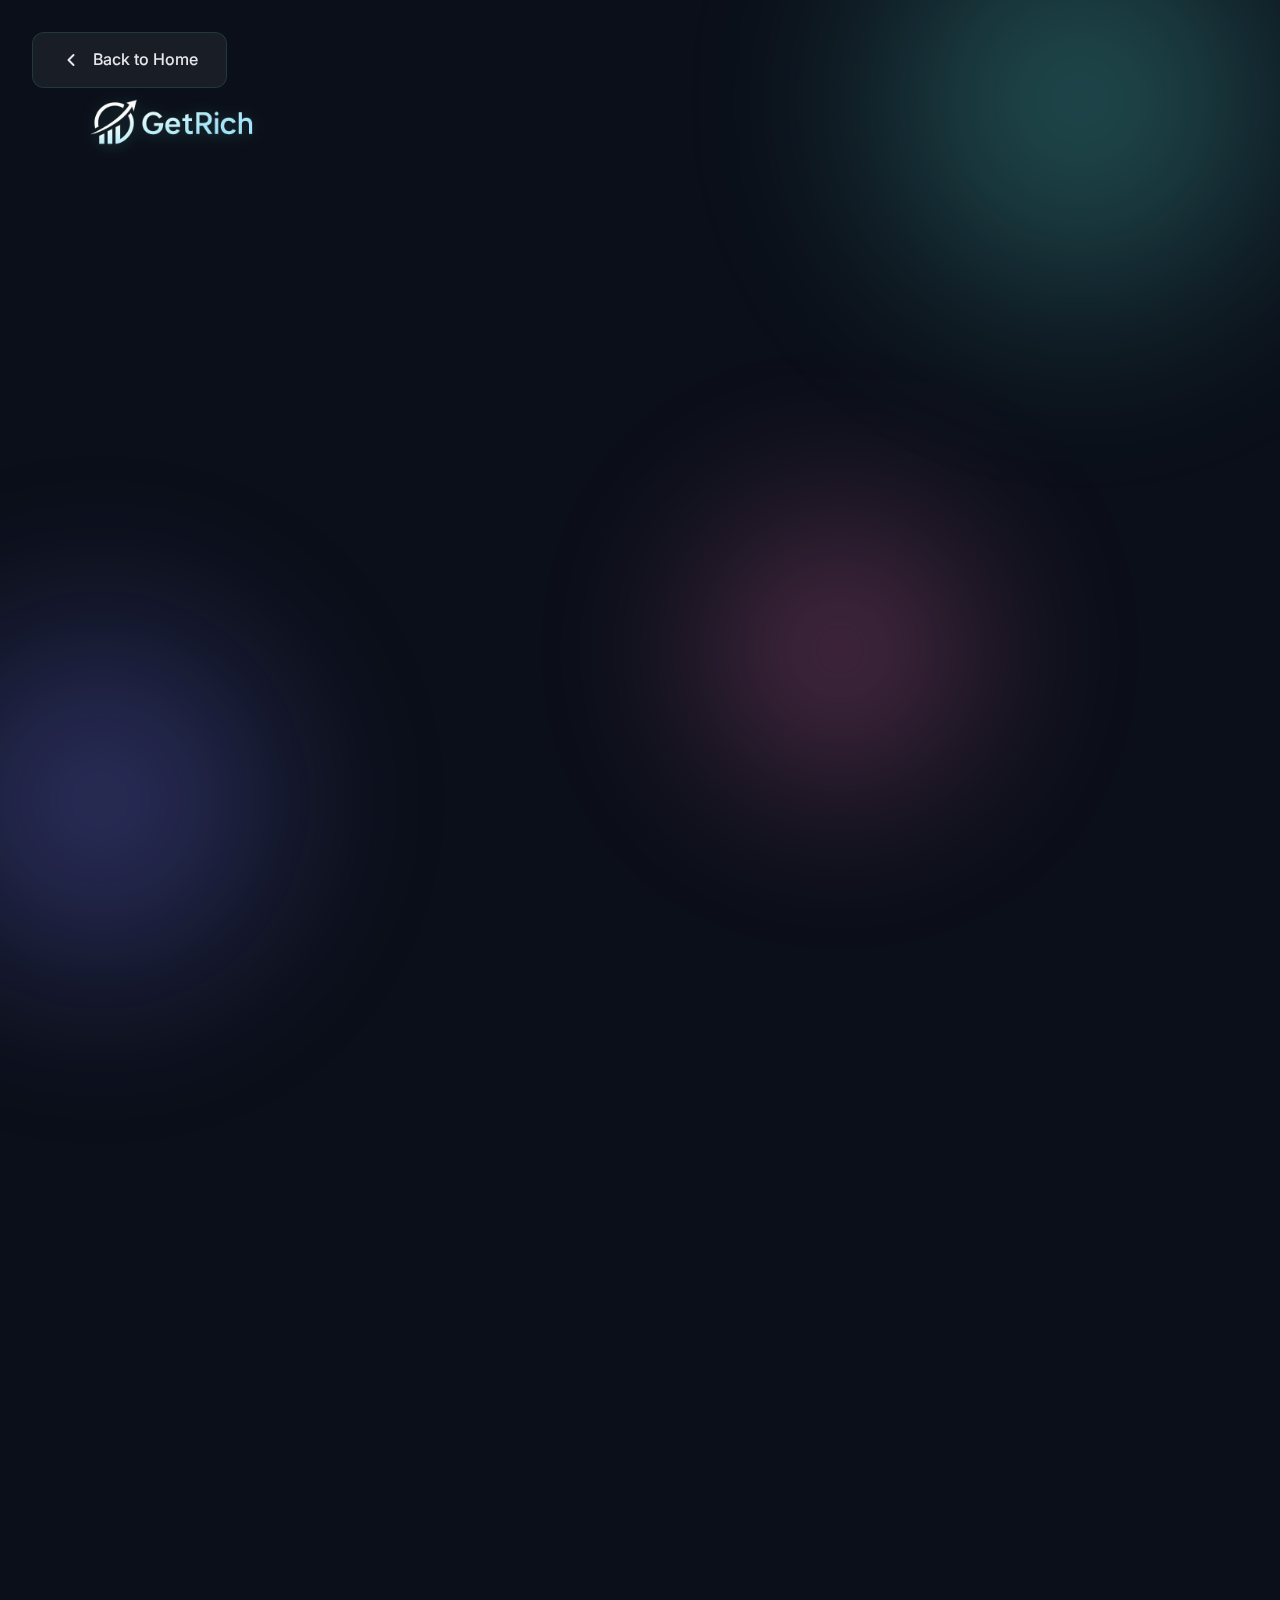
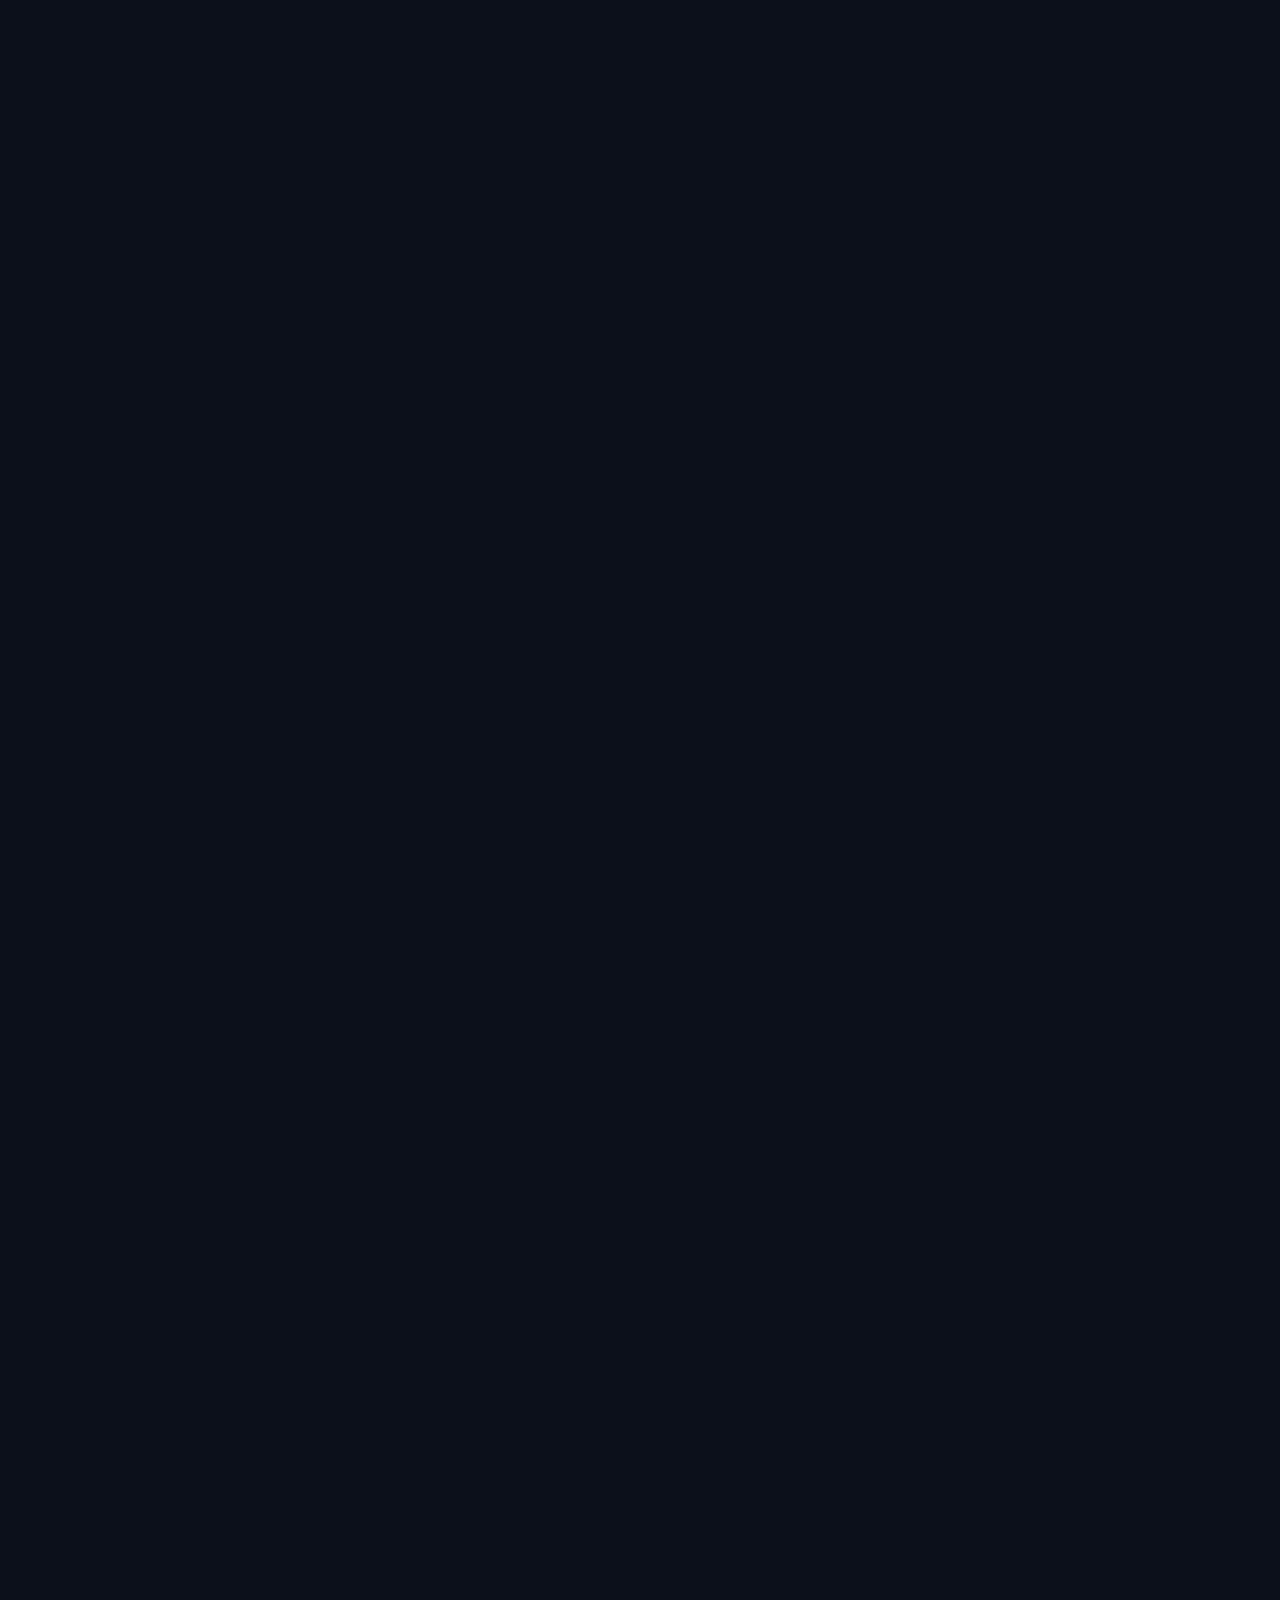
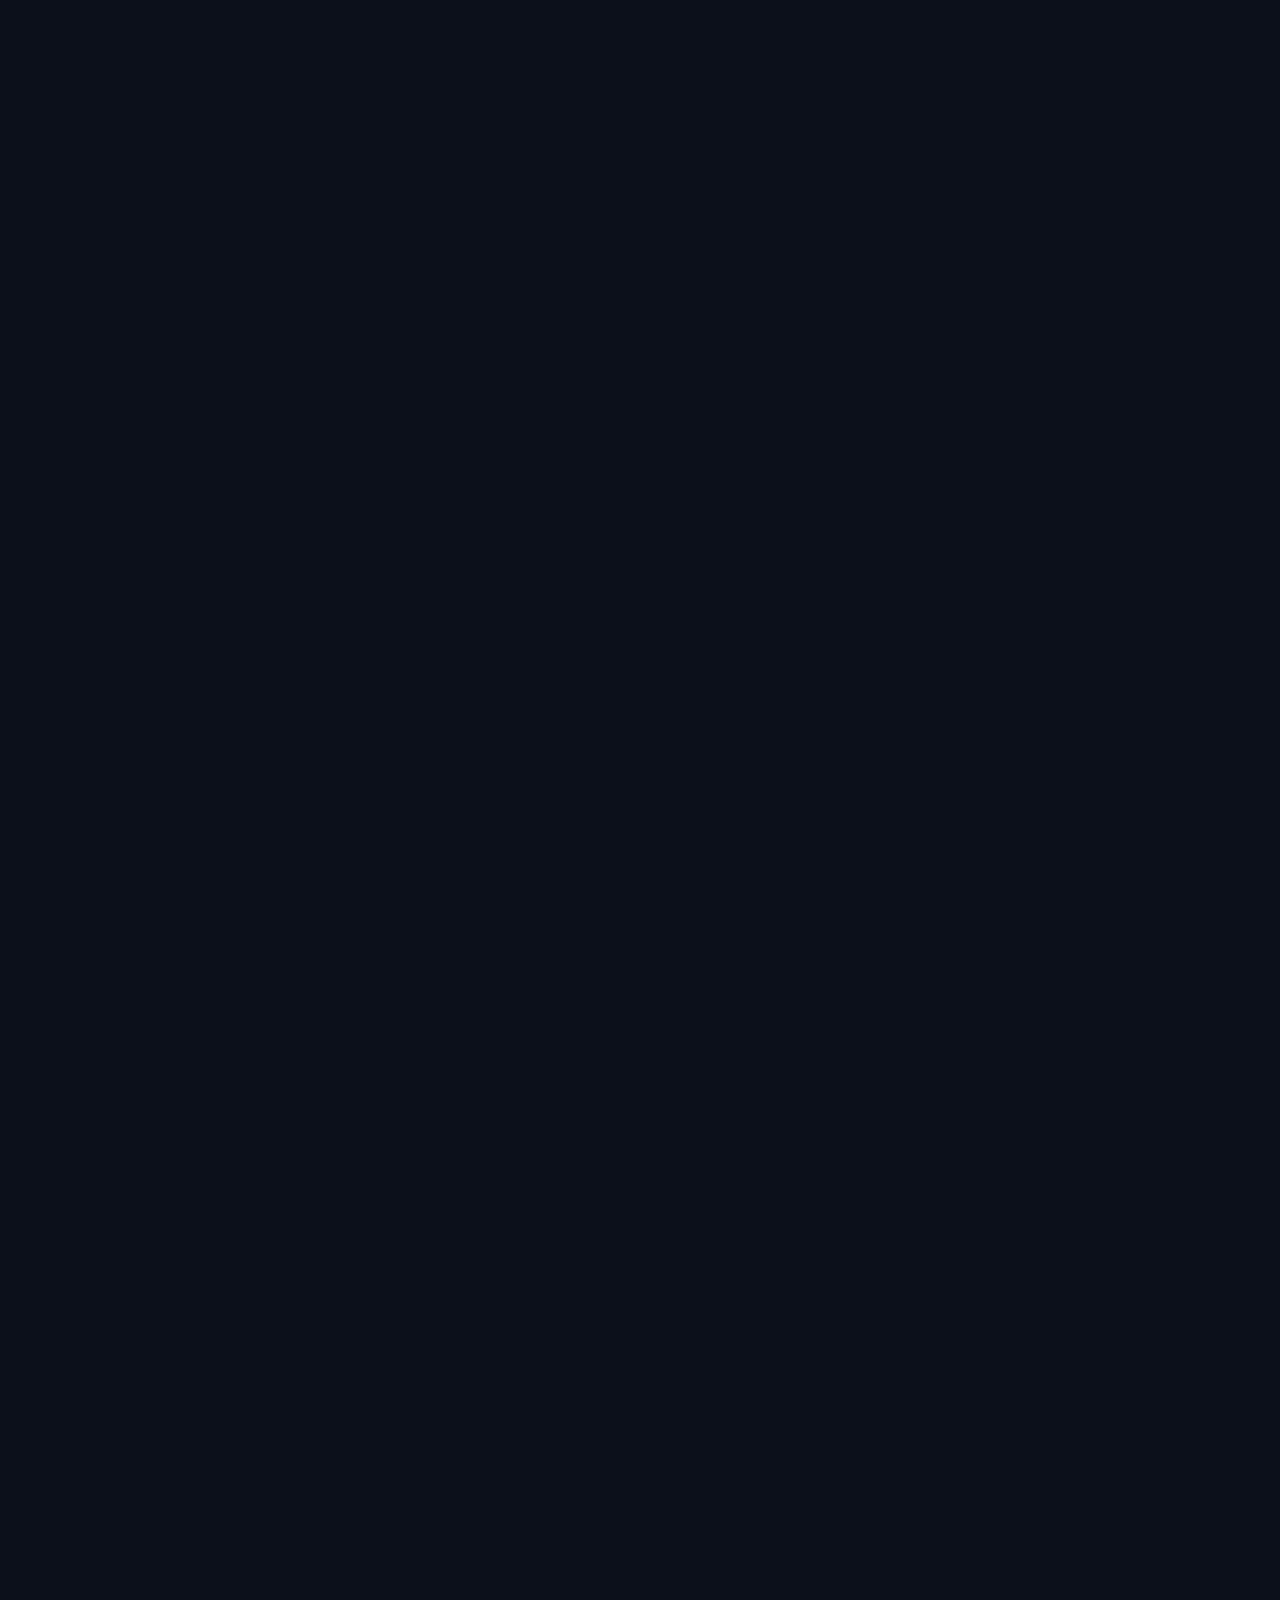
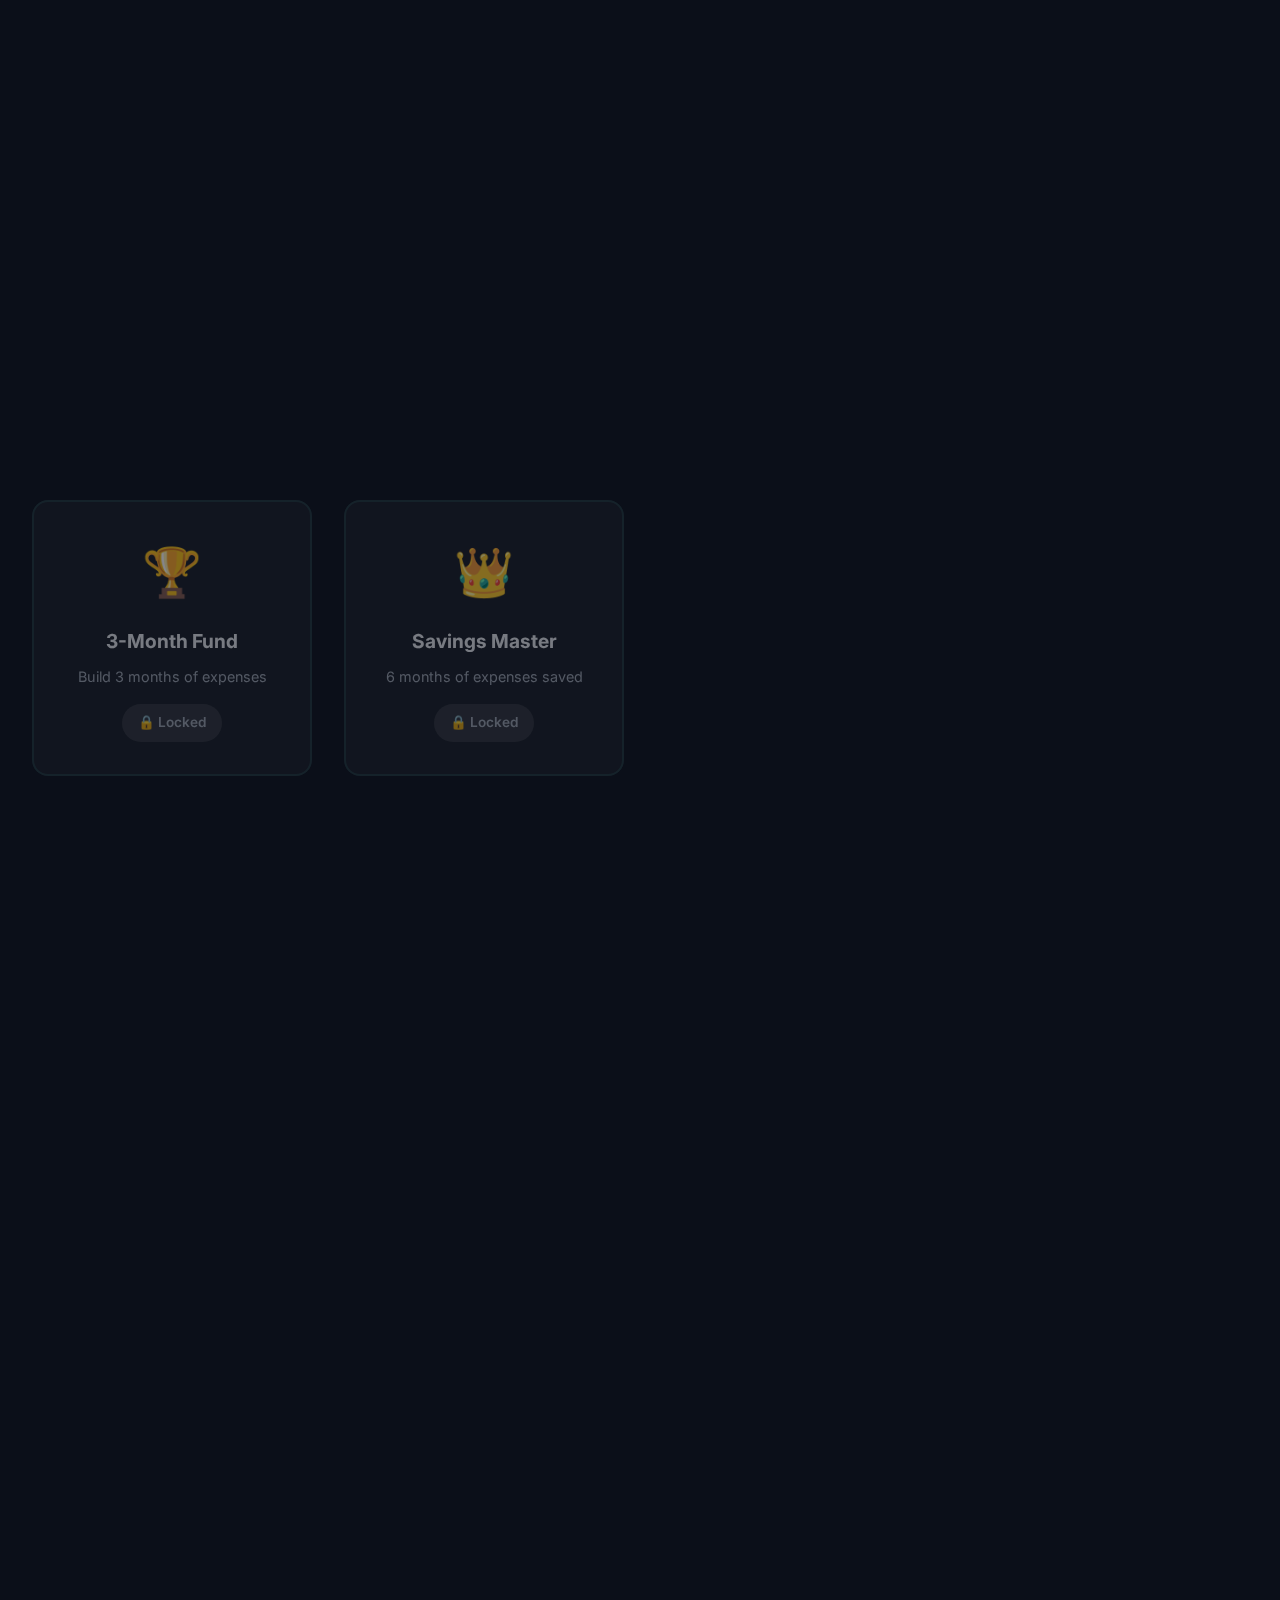
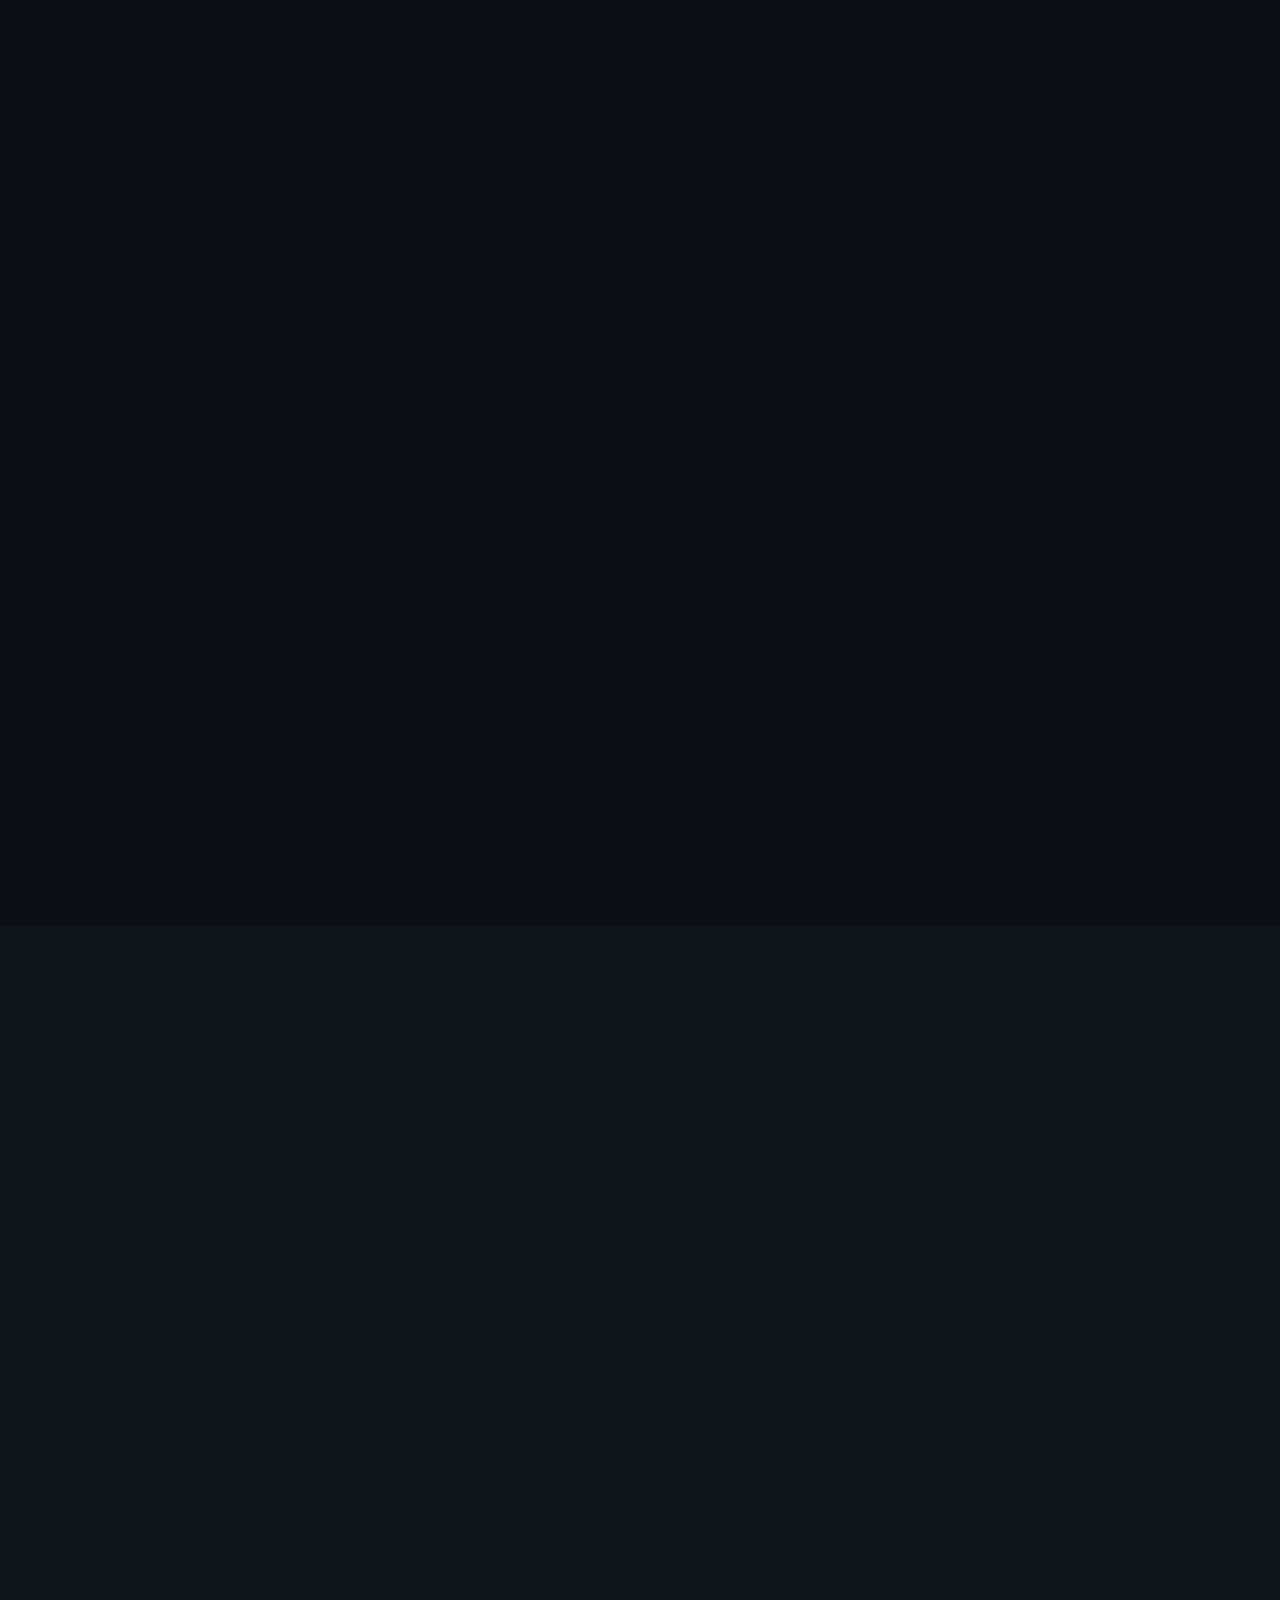
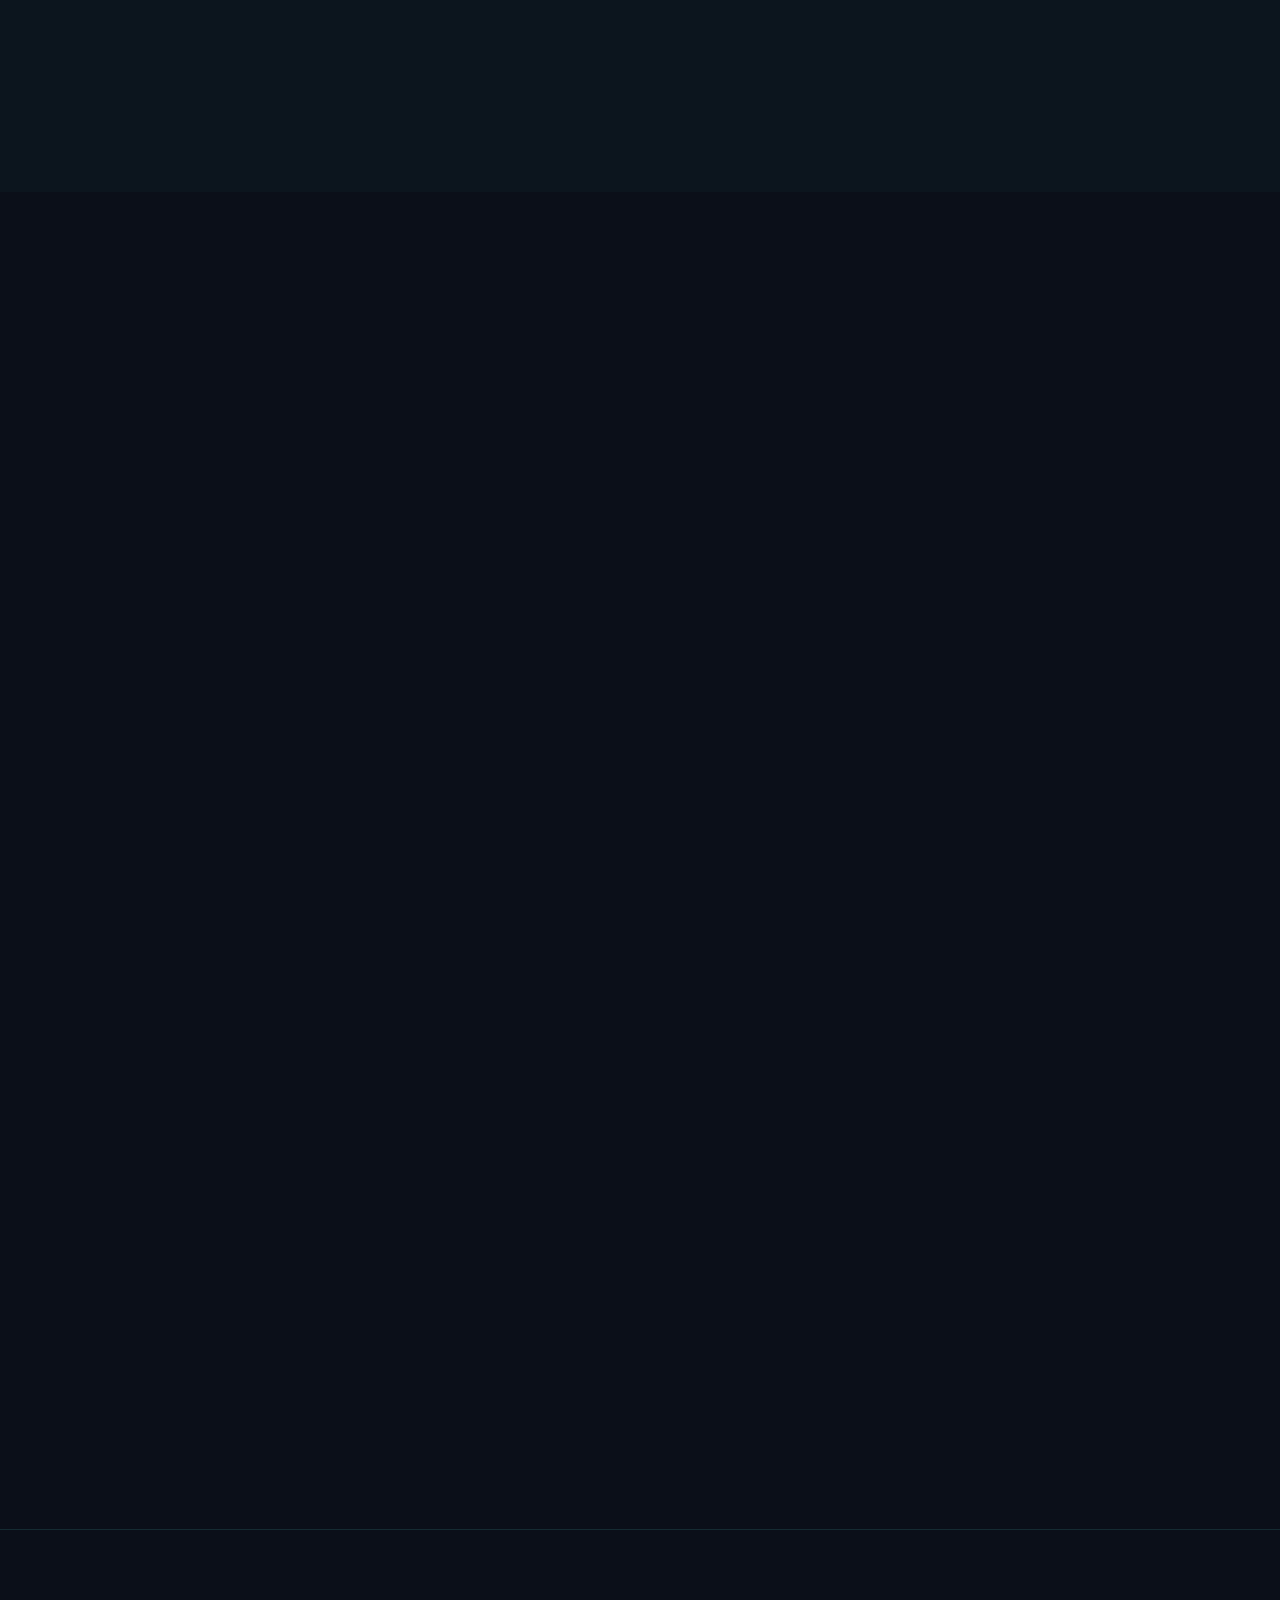
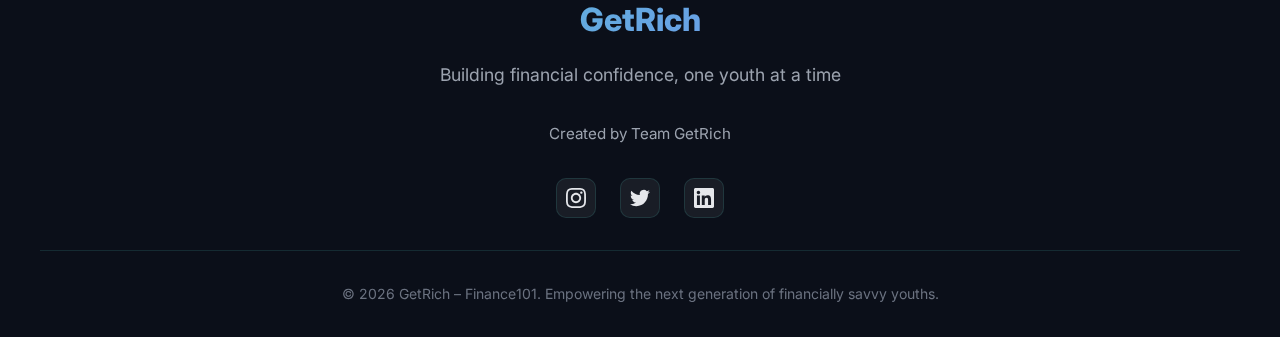
<file: saving.html>
<!DOCTYPE html>
<html lang="en">
<head>
    <meta charset="UTF-8">
    <meta name="viewport" content="width=device-width, initial-scale=1.0">
    <title>Build Your Safety Net – Saving | GetRich</title>
    <link rel="stylesheet" href="styles.css">
    <link rel="preconnect" href="https://fonts.googleapis.com">
    <link rel="preconnect" href="https://fonts.gstatic.com" crossorigin>
    <link href="https://fonts.googleapis.com/css2?family=Inter:wght@300;400;500;600;700;800;900&display=swap" rel="stylesheet">
</head>
<body>
    <!-- Logo in Top Left -->
    <a href="index.html" class="logo-link">
        <img src="images/getrich-logo.png" alt="GetRich Logo" class="logo">
    </a>

    <!-- Floating Gradient Orbs -->
    <div class="gradient-shape shape-1"></div>
    <div class="gradient-shape shape-2"></div>
    <div class="gradient-shape shape-3"></div>

    <!-- Back Navigation -->
    <nav class="back-nav">
        <div class="container">
            <a href="index.html" class="back-button">
                <svg width="20" height="20" viewBox="0 0 20 20" fill="none">
                    <path d="M12.5 5L7.5 10L12.5 15" stroke="currentColor" stroke-width="2" stroke-linecap="round" stroke-linejoin="round"/>
                </svg>
                <span>Back to Home</span>
            </a>
        </div>
    </nav>

    <!-- ━━━━━━━━━━━━━━━━━━━━━━━━━━━━━━━━━━━━━━
         HERO SECTION
         ━━━━━━━━━━━━━━━━━━━━━━━━━━━━━━━━━━━━━━ -->
    <section class="page-hero">
        <div class="page-hero-content animate-on-scroll">
            <h1>Build Your Safety Net</h1>
            <p>Empowering you to create healthy saving habits that last a lifetime. Start building your financial security today.</p>
        </div>
    </section>

    <!-- ━━━━━━━━━━━━━━━━━━━━━━━━━━━━━━━━━━━━━━
         AI SAVING ASSISTANT
         ━━━━━━━━━━━━━━━━━━━━━━━━━━━━━━━━━━━━━━ -->
    <section class="page-content ai-assistant-section">
        <div class="container">
            <div class="assistant-container">
                <div class="section-header animate-on-scroll">
                    <span class="section-tag">AI-POWERED</span>
                    <h2 class="section-title">Your Saving Assistant</h2>
                    <p class="section-subtitle">
                        Get personalized saving advice tailored to your income, goals, and lifestyle.
                    </p>
                </div>
                
                <div class="ai-chatbot-ui animate-on-scroll">
                    <div class="chatbot-header">
                        <div class="chatbot-avatar">💰</div>
                        <div class="chatbot-info">
                            <h4>GetRich Saving Coach</h4>
                            <p>● Ready to help</p>
                        </div>
                    </div>
                    
                    <div class="chat-messages" id="savingChatMessages">
                        <div class="message bot">
                            <div class="message-avatar">💰</div>
                            <div class="message-content">
                                Welcome to your personal saving journey! 🎯 I'm here to help you build financial security. 
                                Let's start by understanding your saving goals. What would you like to save for?
                            </div>
                        </div>
                    </div>
                    
                    <div class="chat-input-area">
                        <input type="text" class="chat-input" placeholder="Tell me your saving goals..." id="savingChatInput">
                        <button class="chat-send-btn" id="savingSendBtn">Send</button>
                    </div>
                </div>
            </div>
        </div>
    </section>

    <!-- ━━━━━━━━━━━━━━━━━━━━━━━━━━━━━━━━━━━━━━
         SMART SAVING CARDS
         ━━━━━━━━━━━━━━━━━━━━━━━━━━━━━━━━━━━━━━ -->
    <section class="page-content">
        <div class="container">
            <div class="section-header animate-on-scroll">
                <span class="section-tag">KEY STRATEGIES</span>
                <h2 class="section-title">Smart Saving Tips</h2>
                <p class="section-subtitle">
                    Proven strategies to help you save more and stress less.
                </p>
            </div>
            
            <div class="saving-cards-grid">
                <div class="saving-card animate-on-scroll">
                    <div class="saving-card-icon">🛡️</div>
                    <h3>Emergency Fund</h3>
                    <p>
                        Aim for 3-6 months of expenses. Start small—even $500 can protect you from unexpected 
                        bills. Automate monthly transfers to build it gradually without thinking about it.
                    </p>
                </div>
                
                <div class="saving-card animate-on-scroll">
                    <div class="saving-card-icon">📊</div>
                    <h3>50/30/20 Rule</h3>
                    <p>
                        Allocate 50% to needs, 30% to wants, and 20% to savings. This simple framework helps 
                        balance enjoying life now while securing your future. Track and adjust as needed.
                    </p>
                </div>
                
                <div class="saving-card animate-on-scroll">
                    <div class="saving-card-icon">🚫</div>
                    <h3>Avoid Impulse Spending</h3>
                    <p>
                        Wait 24 hours before non-essential purchases. Use the "cost per use" method—divide 
                        price by how many times you'll use it. Quality over quantity always wins.
                    </p>
                </div>
                
                <div class="saving-card animate-on-scroll">
                    <div class="saving-card-icon">⚡</div>
                    <h3>Automate Savings</h3>
                    <p>
                        Set up automatic transfers to your savings account right after payday. Treat savings 
                        like a non-negotiable bill. What you don't see, you won't spend.
                    </p>
                </div>
            </div>
        </div>
    </section>

    <!-- ━━━━━━━━━━━━━━━━━━━━━━━━━━━━━━━━━━━━━━
         INTERACTIVE SAVINGS CALCULATOR
         ━━━━━━━━━━━━━━━━━━━━━━━━━━━━━━━━━━━━━━ -->
    <section class="page-content">
        <div class="container">
            <div class="section-header animate-on-scroll">
                <span class="section-tag">CALCULATOR</span>
                <h2 class="section-title">See Your Future</h2>
                <p class="section-subtitle">
                    Discover how small actions today create big wealth tomorrow.
                </p>
            </div>
            
            <div class="savings-calculator animate-on-scroll">
                <div class="calculator-inputs">
                    <div class="calc-input-group">
                        <label for="monthlyAmount">💰 Monthly Savings</label>
                        <div class="slider-wrapper">
                            <input type="range" id="monthlyAmount" min="10" max="1000" value="200" step="10">
                            <span class="slider-value" id="monthlyValue">$200</span>
                        </div>
                    </div>
                    
                    <div class="calc-input-group">
                        <label for="timeframe">⏰ Time Period (Years)</label>
                        <div class="slider-wrapper">
                            <input type="range" id="timeframe" min="1" max="30" value="10" step="1">
                            <span class="slider-value" id="timeValue">10 years</span>
                        </div>
                    </div>
                    
                    <div class="calc-input-group">
                        <label for="interestRate">📈 Interest Rate (%)</label>
                        <div class="slider-wrapper">
                            <input type="range" id="interestRate" min="0" max="12" value="5" step="0.5">
                            <span class="slider-value" id="rateValue">5%</span>
                        </div>
                    </div>
                </div>
                
                <div class="calculator-result">
                    <div class="result-main">
                        <div class="result-label">Future Value</div>
                        <div class="result-amount" id="futureValue">$31,056</div>
                    </div>
                    <div class="result-breakdown">
                        <div class="breakdown-item">
                            <span>Total Invested:</span>
                            <strong id="totalInvested">$24,000</strong>
                        </div>
                        <div class="breakdown-item">
                            <span>Interest Earned:</span>
                            <strong id="interestEarned" style="color: var(--success-accent);">$7,056</strong>
                        </div>
                    </div>
                    <p class="result-insight" id="resultInsight">
                        🎯 By saving $200/month for 10 years, you'll earn $7,056 in interest! That's 29% free money.
                    </p>
                </div>
            </div>
        </div>
    </section>

    <!-- ━━━━━━━━━━━━━━━━━━━━━━━━━━━━━━━━━━━━━━
         MONEY-SAVING CHALLENGES
         ━━━━━━━━━━━━━━━━━━━━━━━━━━━━━━━━━━━━━━ -->
    <section class="page-content">
        <div class="container">
            <div class="section-header animate-on-scroll">
                <span class="section-tag">CHALLENGES</span>
                <h2 class="section-title">Save Like a Game</h2>
                <p class="section-subtitle">
                    Turn saving into fun challenges. Pick one and start today!
                </p>
            </div>
            
            <div class="challenge-cards-grid">
                <div class="challenge-card animate-on-scroll" data-challenge="52week">
                    <div class="challenge-badge">🏆 Popular</div>
                    <h3>52-Week Challenge</h3>
                    <div class="challenge-amount">Save $1,378</div>
                    <p>Week 1: $1, Week 2: $2... Week 52: $52. Start small, end big!</p>
                    <div class="challenge-progress">
                        <div class="progress-mini"><div class="progress-fill" style="width: 15%;"></div></div>
                        <span>Week 8 of 52</span>
                    </div>
                    <button class="challenge-btn" onclick="startChallenge('52week')">Continue Challenge</button>
                </div>
                
                <div class="challenge-card animate-on-scroll" data-challenge="no-spend">
                    <div class="challenge-badge">🔥 Trending</div>
                    <h3>No-Spend Weekend</h3>
                    <div class="challenge-amount">Save $150+</div>
                    <p>One weekend per month with zero non-essential spending. Plan fun free activities!</p>
                    <div class="challenge-progress">
                        <div class="progress-mini"><div class="progress-fill" style="width: 25%;"></div></div>
                        <span>3 of 12 completed</span>
                    </div>
                    <button class="challenge-btn" onclick="startChallenge('no-spend')">Start Challenge</button>
                </div>
                
                <div class="challenge-card animate-on-scroll" data-challenge="latte">
                    <div class="challenge-badge">☕ Classic</div>
                    <h3>Latte Factor</h3>
                    <div class="challenge-amount">Save $1,200/year</div>
                    <p>Skip one $5 coffee/day for a month. Brew at home. Watch savings multiply!</p>
                    <div class="challenge-progress">
                        <div class="progress-mini"><div class="progress-fill" style="width: 60%;"></div></div>
                        <span>18 of 30 days</span>
                    </div>
                    <button class="challenge-btn" onclick="startChallenge('latte')">Join Challenge</button>
                </div>
                
                <div class="challenge-card animate-on-scroll" data-challenge="roundup">
                    <div class="challenge-badge">💎 Smart</div>
                    <h3>Round-Up Saver</h3>
                    <div class="challenge-amount">Save $500+</div>
                    <p>Round purchases to nearest dollar, save the difference. Automate it with apps!</p>
                    <div class="challenge-progress">
                        <div class="progress-mini"><div class="progress-fill" style="width: 40%;"></div></div>
                        <span>$234 saved this month</span>
                    </div>
                    <button class="challenge-btn" onclick="startChallenge('roundup')">Activate Now</button>
                </div>
            </div>
        </div>
    </section>

    <!-- ━━━━━━━━━━━━━━━━━━━━━━━━━━━━━━━━━━━━━━
         MILESTONE REWARDS
         ━━━━━━━━━━━━━━━━━━━━━━━━━━━━━━━━━━━━━━ -->
    <section class="page-content">
        <div class="container">
            <div class="section-header animate-on-scroll">
                <span class="section-tag">ACHIEVEMENTS</span>
                <h2 class="section-title">Unlock Your Milestones</h2>
                <p class="section-subtitle">
                    Every milestone earns you badges and bragging rights!
                </p>
            </div>
            
            <div class="milestones-grid">
                <div class="milestone-card unlocked animate-on-scroll">
                    <div class="milestone-icon">🌱</div>
                    <h4>First $100</h4>
                    <p>Started your savings journey</p>
                    <div class="milestone-status">✅ Unlocked</div>
                </div>
                
                <div class="milestone-card unlocked animate-on-scroll">
                    <div class="milestone-icon">🔥</div>
                    <h4>7-Day Streak</h4>
                    <p>Tracked expenses for a week</p>
                    <div class="milestone-status">✅ Unlocked</div>
                </div>
                
                <div class="milestone-card unlocked animate-on-scroll">
                    <div class="milestone-icon">💰</div>
                    <h4>$500 Saved</h4>
                    <p>Emergency fund started</p>
                    <div class="milestone-status">✅ Unlocked</div>
                </div>
                
                <div class="milestone-card in-progress animate-on-scroll">
                    <div class="milestone-icon">🎯</div>
                    <h4>$1,000 Milestone</h4>
                    <p>80% complete - $200 to go!</p>
                    <div class="milestone-progress-bar">
                        <div class="milestone-fill" style="width: 80%;"></div>
                    </div>
                </div>
                
                <div class="milestone-card locked animate-on-scroll">
                    <div class="milestone-icon">🏆</div>
                    <h4>3-Month Fund</h4>
                    <p>Build 3 months of expenses</p>
                    <div class="milestone-status">🔒 Locked</div>
                </div>
                
                <div class="milestone-card locked animate-on-scroll">
                    <div class="milestone-icon">👑</div>
                    <h4>Savings Master</h4>
                    <p>6 months of expenses saved</p>
                    <div class="milestone-status">🔒 Locked</div>
                </div>
            </div>
        </div>
    </section>

    <!-- ━━━━━━━━━━━━━━━━━━━━━━━━━━━━━━━━━━━━━━
         GOAL-BASED SAVING SYSTEM
         ━━━━━━━━━━━━━━━━━━━━━━━━━━━━━━━━━━━━━━ -->
    <section class="page-content">
        <div class="container">
            <div class="section-header animate-on-scroll">
                <span class="section-tag">SAVINGS GOALS</span>
                <h2 class="section-title">Track Your Dreams</h2>
                <p class="section-subtitle">
                    Set specific goals and watch your progress. Every small step counts.
                </p>
            </div>
            
            <div class="goals-grid">
                <div class="goal-card animate-on-scroll" data-goal="travel">
                    <div class="goal-icon">✈️</div>
                    <h3>Travel Fund</h3>
                    <p class="goal-target">Target: $3,000</p>
                    <div class="goal-progress">
                        <div class="goal-progress-bar">
                            <div class="goal-progress-fill" style="width: 45%;"></div>
                        </div>
                        <p class="goal-percentage">45% complete • $1,350 saved</p>
                    </div>
                </div>
                
                <div class="goal-card animate-on-scroll" data-goal="education">
                    <div class="goal-icon">🎓</div>
                    <h3>Education Fund</h3>
                    <p class="goal-target">Target: $5,000</p>
                    <div class="goal-progress">
                        <div class="goal-progress-bar">
                            <div class="goal-progress-fill" style="width: 30%;"></div>
                        </div>
                        <p class="goal-percentage">30% complete • $1,500 saved</p>
                    </div>
                </div>
                
                <div class="goal-card animate-on-scroll" data-goal="emergency">
                    <div class="goal-icon">🛡️</div>
                    <h3>Emergency Reserve</h3>
                    <p class="goal-target">Target: $5,000</p>
                    <div class="goal-progress">
                        <div class="goal-progress-bar">
                            <div class="goal-progress-fill" style="width: 50%;"></div>
                        </div>
                        <p class="goal-percentage">50% complete • $2,500 saved</p>
                    </div>
                </div>
                
                <div class="goal-card animate-on-scroll" data-goal="lifestyle">
                    <div class="goal-icon">🎨</div>
                    <h3>Lifestyle Upgrade</h3>
                    <p class="goal-target">Target: $2,000</p>
                    <div class="goal-progress">
                        <div class="goal-progress-bar">
                            <div class="goal-progress-fill" style="width: 60%;"></div>
                        </div>
                        <p class="goal-percentage">60% complete • $1,200 saved</p>
                    </div>
                </div>
            </div>
        </div>
    </section>

    <!-- ━━━━━━━━━━━━━━━━━━━━━━━━━━━━━━━━━━━━━━
         GOAL-BASED SAVING SYSTEM
         ━━━━━━━━━━━━━━━━━━━━━━━━━━━━━━━━━━━━━━ -->
    <section class="page-content">
        <div class="container">
            <div class="section-header animate-on-scroll">
                <span class="section-tag">SAVINGS GOALS</span>
                <h2 class="section-title">Track Your Dreams</h2>
                <p class="section-subtitle">
                    Set specific goals and watch your progress. Every small step counts.
                </p>
            </div>
            
            <div class="goals-grid">
                <div class="goal-card animate-on-scroll" data-goal="travel">
                    <div class="goal-icon">✈️</div>
                    <h3>Travel Fund</h3>
                    <p class="goal-target">Target: $3,000</p>
                    <div class="goal-progress">
                        <div class="goal-progress-bar">
                            <div class="goal-progress-fill" style="width: 45%;"></div>
                        </div>
                        <p class="goal-percentage">45% complete • $1,350 saved</p>
                    </div>
                </div>
                
                <div class="goal-card animate-on-scroll" data-goal="education">
                    <div class="goal-icon">🎓</div>
                    <h3>Education Fund</h3>
                    <p class="goal-target">Target: $5,000</p>
                    <div class="goal-progress">
                        <div class="goal-progress-bar">
                            <div class="goal-progress-fill" style="width: 30%;"></div>
                        </div>
                        <p class="goal-percentage">30% complete • $1,500 saved</p>
                    </div>
                </div>
                
                <div class="goal-card animate-on-scroll" data-goal="emergency">
                    <div class="goal-icon">🛡️</div>
                    <h3>Emergency Reserve</h3>
                    <p class="goal-target">Target: $5,000</p>
                    <div class="goal-progress">
                        <div class="goal-progress-bar">
                            <div class="goal-progress-fill" style="width: 50%;"></div>
                        </div>
                        <p class="goal-percentage">50% complete • $2,500 saved</p>
                    </div>
                </div>
                
                <div class="goal-card animate-on-scroll" data-goal="lifestyle">
                    <div class="goal-icon">🎨</div>
                    <h3>Lifestyle Upgrade</h3>
                    <p class="goal-target">Target: $2,000</p>
                    <div class="goal-progress">
                        <div class="goal-progress-bar">
                            <div class="goal-progress-fill" style="width: 60%;"></div>
                        </div>
                        <p class="goal-percentage">60% complete • $1,200 saved</p>
                    </div>
                </div>
            </div>
        </div>
    </section>

    <!-- ━━━━━━━━━━━━━━━━━━━━━━━━━━━━━━━━━━━━━━
         DYNAMIC SAVINGS TIPS CAROUSEL
         ━━━━━━━━━━━━━━━━━━━━━━━━━━━━━━━━━━━━━━ -->
    <section class="page-content" style="background: rgba(79, 209, 197, 0.03);">
        <div class="container">
            <div class="section-header animate-on-scroll">
                <span class="section-tag">PRO TIPS</span>
                <h2 class="section-title">Money Hacks That Work</h2>
                <p class="section-subtitle">
                    Real tactics from successful savers. Swipe for more!
                </p>
            </div>
            
            <div class="tips-carousel animate-on-scroll">
                <button class="carousel-btn prev" onclick="scrollCarousel(-1)">‹</button>
                <div class="carousel-container" id="tipsCarousel">
                    <div class="tip-card">
                        <div class="tip-number">01</div>
                        <h3>🏦 Automate Everything</h3>
                        <p>Set up automatic transfers on payday. If it's automatic, it's inevitable. Remove the decision fatigue.</p>
                        <div class="tip-impact">Impact: Save 20% more consistently</div>
                    </div>
                    
                    <div class="tip-card">
                        <div class="tip-number">02</div>
                        <h3>📱 Delete Shopping Apps</h3>
                        <p>Amazon, food delivery, retail apps = impulse spending. Remove them. Make buying harder, saving easier.</p>
                        <div class="tip-impact">Impact: Reduce impulse buys by 40%</div>
                    </div>
                    
                    <div class="tip-card">
                        <div class="tip-number">03</div>
                        <h3>💳 Use Cash Envelopes</h3>
                        <p>Pull out cash for discretionary spending. Seeing money leave your hand creates real awareness.</p>
                        <div class="tip-impact">Impact: Cut spending by 15-20%</div>
                    </div>
                    
                    <div class="tip-card">
                        <div class="tip-number">04</div>
                        <h3>🍽️ Meal Prep Sundays</h3>
                        <p>Cook for the week in one session. Saves money, time, and health. Restaurant bills plummet.</p>
                        <div class="tip-impact">Impact: Save $200-400/month</div>
                    </div>
                    
                    <div class="tip-card">
                        <div class="tip-number">05</div>
                        <h3>🎯 Visualize Your Goals</h3>
                        <p>Print images of what you're saving for. Put them where you spend. Emotional connection = motivation.</p>
                        <div class="tip-impact">Impact: 3x goal achievement rate</div>
                    </div>
                    
                    <div class="tip-card">
                        <div class="tip-number">06</div>
                        <h3>🔍 Audit Subscriptions</h3>
                        <p>Review every subscription monthly. Cancel what you don't use. Avg person wastes $250/month here.</p>
                        <div class="tip-impact">Impact: Save $100-300/month</div>
                    </div>
                </div>
                <button class="carousel-btn next" onclick="scrollCarousel(1)">›</button>
            </div>
            
            <div class="carousel-dots" id="carouselDots"></div>
        </div>
    </section>
    <!-- ━━━━━━━━━━━━━━━━━━━━━━━━━━━━━━━━━━━━━━
         DAILY MICRO-HABITS CHECKLIST
         ━━━━━━━━━━━━━━━━━━━━━━━━━━━━━━━━━━━━━━ -->
    <section class="page-content">
        <div class="container">
            <div class="section-header animate-on-scroll">
                <span class="section-tag">DAILY HABITS</span>
                <h2 class="section-title">Build Your Streak</h2>
                <p class="section-subtitle">
                    Small daily actions lead to big results. Check off your habits and build momentum.
                </p>
            </div>
            
            <div class="habits-checklist animate-on-scroll">
                <div class="habit-item" onclick="toggleHabit(this)">
                    <div class="habit-checkbox"></div>
                    <span class="habit-text">Track all expenses today</span>
                    <span class="habit-streak">🔥 5 days</span>
                </div>
                
                <div class="habit-item" onclick="toggleHabit(this)">
                    <div class="habit-checkbox"></div>
                    <span class="habit-text">Review budget for the week</span>
                    <span class="habit-streak">🔥 3 days</span>
                </div>
                
                <div class="habit-item" onclick="toggleHabit(this)">
                    <div class="habit-checkbox"></div>
                    <span class="habit-text">Skip one impulse purchase</span>
                    <span class="habit-streak">🔥 7 days</span>
                </div>
                
                <div class="habit-item" onclick="toggleHabit(this)">
                    <div class="habit-checkbox"></div>
                    <span class="habit-text">Save spare change digitally</span>
                    <span class="habit-streak">🔥 12 days</span>
                </div>
                
                <div class="habit-item" onclick="toggleHabit(this)">
                    <div class="habit-checkbox"></div>
                    <span class="habit-text">Read one finance tip</span>
                    <span class="habit-streak">🔥 9 days</span>
                </div>
                
                <div class="habit-item" onclick="toggleHabit(this)">
                    <div class="habit-checkbox"></div>
                    <span class="habit-text">Plan tomorrow's spending</span>
                    <span class="habit-streak">🔥 4 days</span>
                </div>
            </div>
        </div>
    </section>

    <!-- ━━━━━━━━━━━━━━━━━━━━━━━━━━━━━━━━━━━━━━
         FOOTER
         ━━━━━━━━━━━━━━━━━━━━━━━━━━━━━━━━━━━━━━ -->
    <footer class="footer">
        <div class="footer-content">
            <div class="footer-logo">GetRich</div>
            <p class="footer-tagline">Building financial confidence, one youth at a time</p>
            <p class="footer-team">Created by Team GetRich</p>
            
            <div class="footer-socials">
                <a href="#" class="social-icon" title="Instagram">
                    <svg width="20" height="20" fill="currentColor" viewBox="0 0 24 24">
                        <path d="M12 2.163c3.204 0 3.584.012 4.85.07 3.252.148 4.771 1.691 4.919 4.919.058 1.265.069 1.645.069 4.849 0 3.205-.012 3.584-.069 4.849-.149 3.225-1.664 4.771-4.919 4.919-1.266.058-1.644.07-4.85.07-3.204 0-3.584-.012-4.849-.07-3.26-.149-4.771-1.699-4.919-4.92-.058-1.265-.07-1.644-.07-4.849 0-3.204.013-3.583.07-4.849.149-3.227 1.664-4.771 4.919-4.919 1.266-.057 1.645-.069 4.849-.069zm0-2.163c-3.259 0-3.667.014-4.947.072-4.358.2-6.78 2.618-6.98 6.98-.059 1.281-.073 1.689-.073 4.948 0 3.259.014 3.668.072 4.948.2 4.358 2.618 6.78 6.98 6.98 1.281.058 1.689.072 4.948.072 3.259 0 3.668-.014 4.948-.072 4.354-.2 6.782-2.618 6.979-6.98.059-1.28.073-1.689.073-4.948 0-3.259-.014-3.667-.072-4.947-.196-4.354-2.617-6.78-6.979-6.98-1.281-.059-1.69-.073-4.949-.073zm0 5.838c-3.403 0-6.162 2.759-6.162 6.162s2.759 6.163 6.162 6.163 6.162-2.759 6.162-6.163c0-3.403-2.759-6.162-6.162-6.162zm0 10.162c-2.209 0-4-1.79-4-4 0-2.209 1.791-4 4-4s4 1.791 4 4c0 2.21-1.791 4-4 4zm6.406-11.845c-.796 0-1.441.645-1.441 1.44s.645 1.44 1.441 1.44c.795 0 1.439-.645 1.439-1.44s-.644-1.44-1.439-1.44z"/>
                    </svg>
                </a>
                <a href="#" class="social-icon" title="Twitter">
                    <svg width="20" height="20" fill="currentColor" viewBox="0 0 24 24">
                        <path d="M23.953 4.57a10 10 0 01-2.825.775 4.958 4.958 0 002.163-2.723c-.951.555-2.005.959-3.127 1.184a4.92 4.92 0 00-8.384 4.482C7.69 8.095 4.067 6.13 1.64 3.162a4.822 4.822 0 00-.666 2.475c0 1.71.87 3.213 2.188 4.096a4.904 4.904 0 01-2.228-.616v.06a4.923 4.923 0 003.946 4.827 4.996 4.996 0 01-2.212.085 4.936 4.936 0 004.604 3.417 9.867 9.867 0 01-6.102 2.105c-.39 0-.779-.023-1.17-.067a13.995 13.995 0 007.557 2.209c9.053 0 13.998-7.496 13.998-13.985 0-.21 0-.42-.015-.63A9.935 9.935 0 0024 4.59z"/>
                    </svg>
                </a>
                <a href="#" class="social-icon" title="LinkedIn">
                    <svg width="20" height="20" fill="currentColor" viewBox="0 0 24 24">
                        <path d="M20.447 20.452h-3.554v-5.569c0-1.328-.027-3.037-1.852-3.037-1.853 0-2.136 1.445-2.136 2.939v5.667H9.351V9h3.414v1.561h.046c.477-.9 1.637-1.85 3.37-1.85 3.601 0 4.267 2.37 4.267 5.455v6.286zM5.337 7.433c-1.144 0-2.063-.926-2.063-2.065 0-1.138.92-2.063 2.063-2.063 1.14 0 2.064.925 2.064 2.063 0 1.139-.925 2.065-2.064 2.065zm1.782 13.019H3.555V9h3.564v11.452zM22.225 0H1.771C.792 0 0 .774 0 1.729v20.542C0 23.227.792 24 1.771 24h20.451C23.2 24 24 23.227 24 22.271V1.729C24 .774 23.2 0 22.222 0h.003z"/>
                    </svg>
                </a>
            </div>
            
            <div class="footer-bottom">
                <p>&copy; 2026 GetRich – Finance101. Empowering the next generation of financially savvy youths.</p>
            </div>
        </div>
    </footer>

    <script src="JS/saving-agent.js"></script>
</body>
</html>
</file>
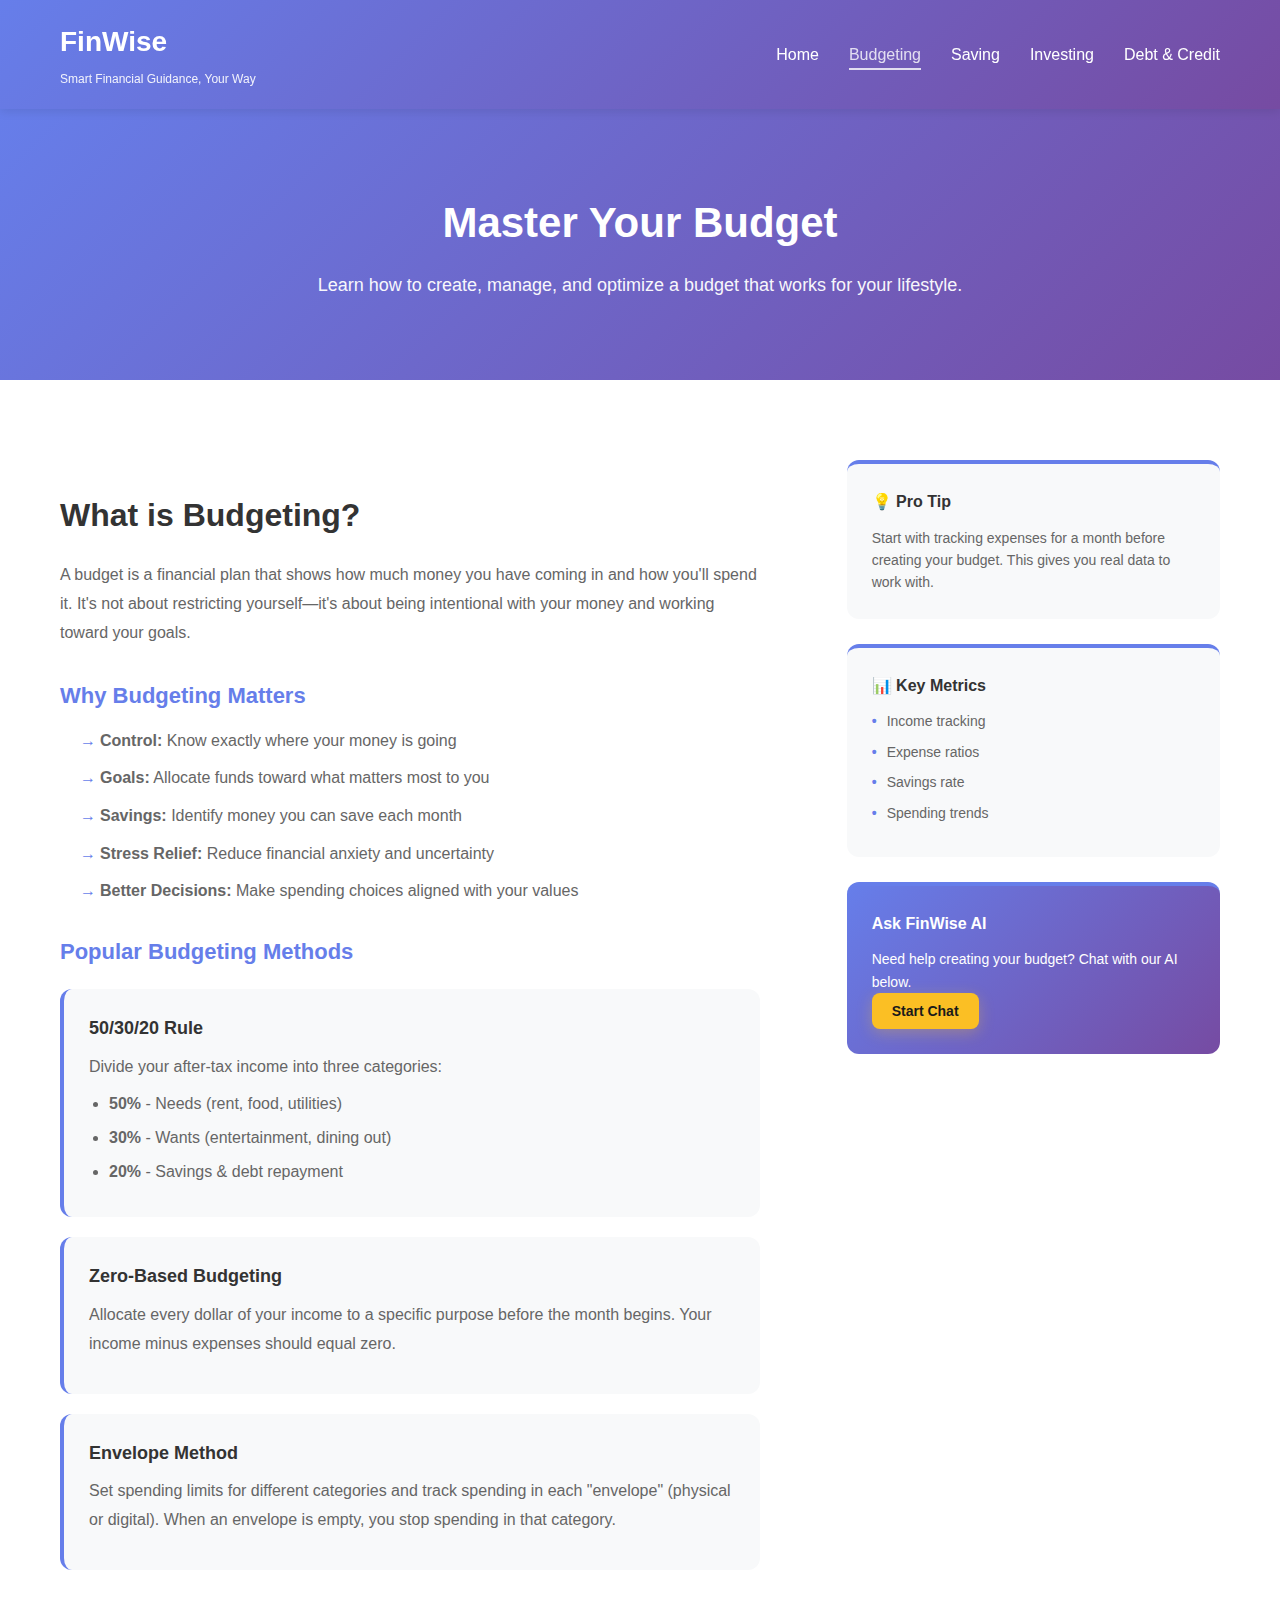
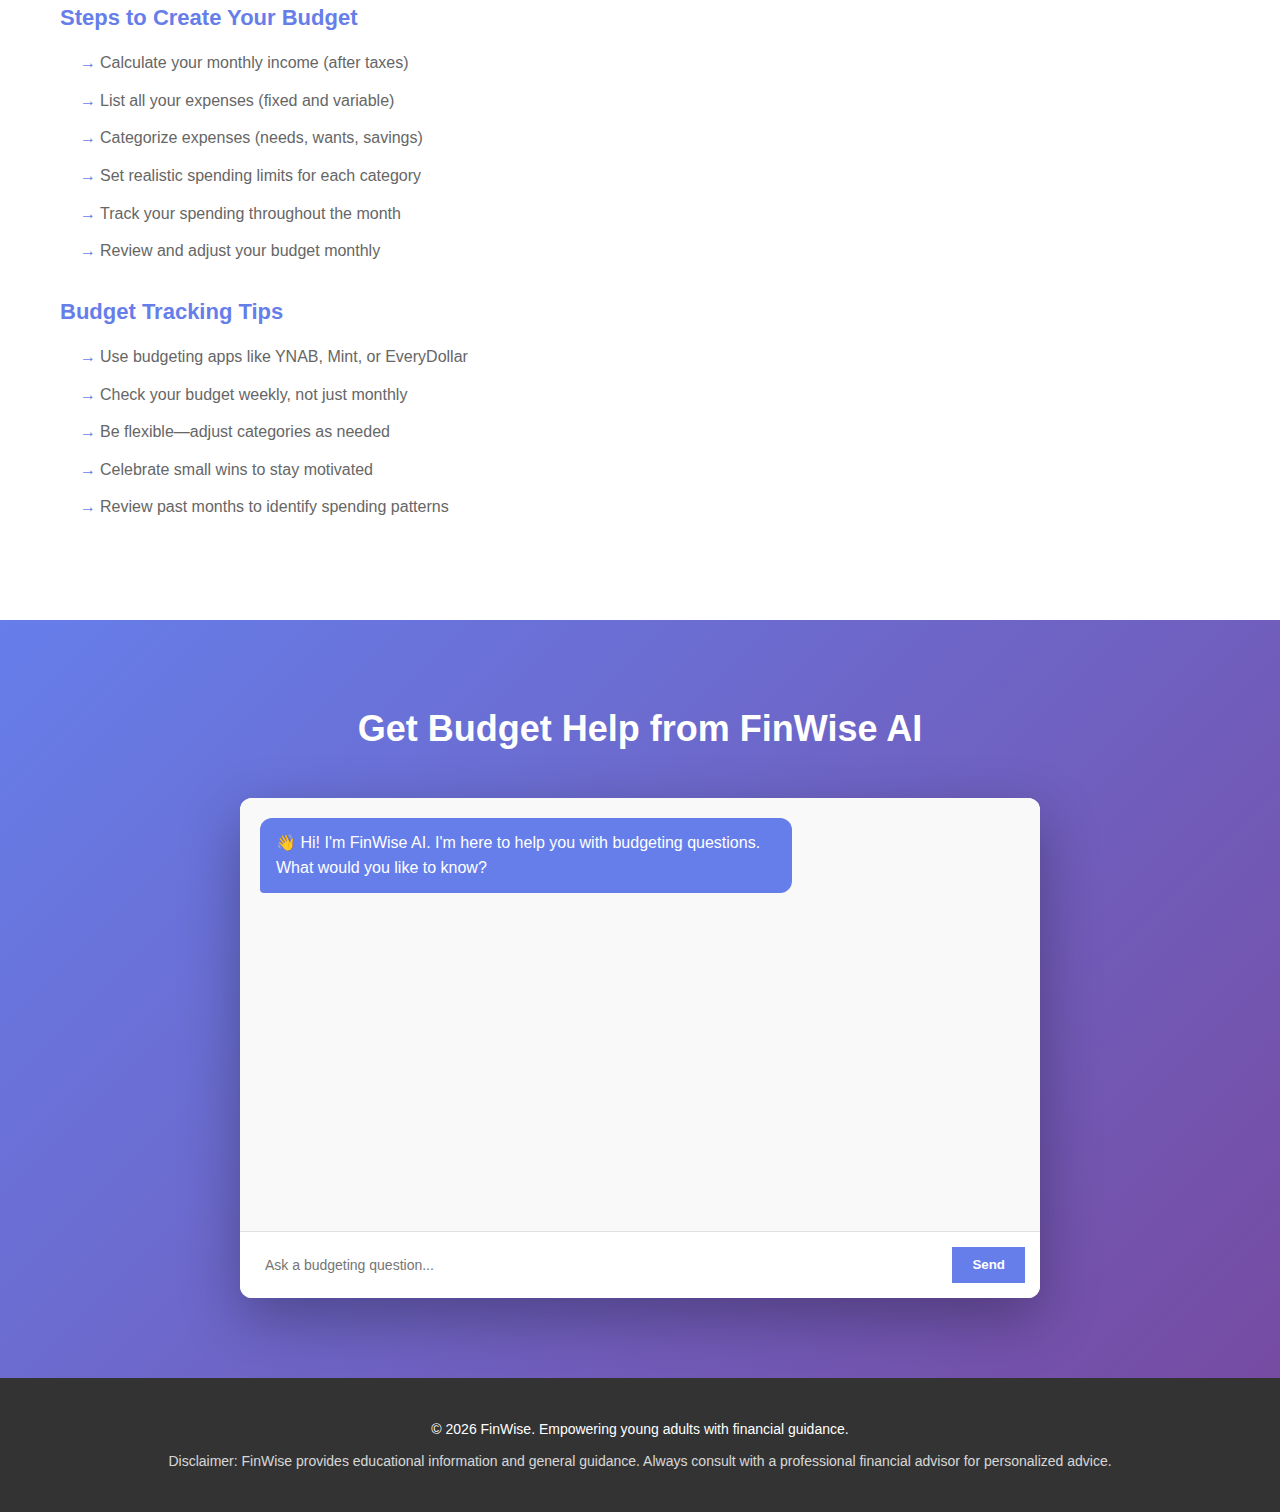
<file: FA/budgeting.html>
<!DOCTYPE html>
<html lang="en">
<head>
    <meta charset="UTF-8">
    <meta name="viewport" content="width=device-width, initial-scale=1.0">
    <title>Budgeting - FinWise</title>
    <link rel="stylesheet" href="styles.css">
</head>
<body>
    <!-- Navigation -->
    <nav class="navbar">
        <div class="nav-container">
            <div class="logo">
                <h1>FinWise</h1>
                <p class="tagline">Smart Financial Guidance, Your Way</p>
            </div>
            <ul class="nav-menu">
                <li><a href="index.html">Home</a></li>
                <li><a href="budgeting.html" class="active">Budgeting</a></li>
                <li><a href="saving.html">Saving</a></li>
                <li><a href="investing.html">Investing</a></li>
                <li><a href="debt.html">Debt & Credit</a></li>
            </ul>
        </div>
    </nav>

    <!-- Page Hero -->
    <section class="page-hero budgeting-hero">
        <div class="page-hero-content">
            <h2>Master Your Budget</h2>
            <p>Learn how to create, manage, and optimize a budget that works for your lifestyle.</p>
        </div>
    </section>

    <!-- Content Section -->
    <section class="page-content">
        <div class="container">
            <div class="content-grid">
                <!-- Main Content -->
                <div class="main-content">
                    <h2>What is Budgeting?</h2>
                    <p>A budget is a financial plan that shows how much money you have coming in and how you'll spend it. It's not about restricting yourself—it's about being intentional with your money and working toward your goals.</p>

                    <h3>Why Budgeting Matters</h3>
                    <ul class="content-list">
                        <li><strong>Control:</strong> Know exactly where your money is going</li>
                        <li><strong>Goals:</strong> Allocate funds toward what matters most to you</li>
                        <li><strong>Savings:</strong> Identify money you can save each month</li>
                        <li><strong>Stress Relief:</strong> Reduce financial anxiety and uncertainty</li>
                        <li><strong>Better Decisions:</strong> Make spending choices aligned with your values</li>
                    </ul>

                    <h3>Popular Budgeting Methods</h3>
                    
                    <div class="method-card">
                        <h4>50/30/20 Rule</h4>
                        <p>Divide your after-tax income into three categories:</p>
                        <ul>
                            <li><strong>50%</strong> - Needs (rent, food, utilities)</li>
                            <li><strong>30%</strong> - Wants (entertainment, dining out)</li>
                            <li><strong>20%</strong> - Savings & debt repayment</li>
                        </ul>
                    </div>

                    <div class="method-card">
                        <h4>Zero-Based Budgeting</h4>
                        <p>Allocate every dollar of your income to a specific purpose before the month begins. Your income minus expenses should equal zero.</p>
                    </div>

                    <div class="method-card">
                        <h4>Envelope Method</h4>
                        <p>Set spending limits for different categories and track spending in each "envelope" (physical or digital). When an envelope is empty, you stop spending in that category.</p>
                    </div>

                    <h3>Steps to Create Your Budget</h3>
                    <ol class="content-list">
                        <li>Calculate your monthly income (after taxes)</li>
                        <li>List all your expenses (fixed and variable)</li>
                        <li>Categorize expenses (needs, wants, savings)</li>
                        <li>Set realistic spending limits for each category</li>
                        <li>Track your spending throughout the month</li>
                        <li>Review and adjust your budget monthly</li>
                    </ol>

                    <h3>Budget Tracking Tips</h3>
                    <ul class="content-list">
                        <li>Use budgeting apps like YNAB, Mint, or EveryDollar</li>
                        <li>Check your budget weekly, not just monthly</li>
                        <li>Be flexible—adjust categories as needed</li>
                        <li>Celebrate small wins to stay motivated</li>
                        <li>Review past months to identify spending patterns</li>
                    </ul>
                </div>

                <!-- Sidebar -->
                <aside class="sidebar">
                    <div class="sidebar-card">
                        <h3>💡 Pro Tip</h3>
                        <p>Start with tracking expenses for a month before creating your budget. This gives you real data to work with.</p>
                    </div>

                    <div class="sidebar-card">
                        <h3>📊 Key Metrics</h3>
                        <ul>
                            <li>Income tracking</li>
                            <li>Expense ratios</li>
                            <li>Savings rate</li>
                            <li>Spending trends</li>
                        </ul>
                    </div>

                    <div class="sidebar-card cta-card">
                        <h3>Ask FinWise AI</h3>
                        <p>Need help creating your budget? Chat with our AI below.</p>
                        <button class="cta-button small" onclick="scrollToChat()">Start Chat</button>
                    </div>
                </aside>
            </div>
        </div>
    </section>

    <!-- Chat Section -->
    <section class="chat-section" id="chat-section">
        <div class="container">
            <h2>Get Budget Help from FinWise AI</h2>
            <div class="chat-container">
                <div class="chat-box">
                    <div class="chat-messages" id="chatMessages">
                        <div class="message bot-message">
                            <p>👋 Hi! I'm FinWise AI. I'm here to help you with budgeting questions. What would you like to know?</p>
                        </div>
                    </div>
                    <div class="chat-input-area">
                        <input 
                            type="text" 
                            id="userInput" 
                            placeholder="Ask a budgeting question..." 
                            onkeypress="handleKeyPress(event)"
                        >
                        <button onclick="sendMessage()" class="send-btn">Send</button>
                    </div>
                </div>
            </div>
        </div>
    </section>

    <!-- Footer -->
    <footer class="footer">
        <div class="container">
            <p>&copy; 2026 FinWise. Empowering young adults with financial guidance.</p>
            <p class="footer-disclaimer">Disclaimer: FinWise provides educational information and general guidance. Always consult with a professional financial advisor for personalized advice.</p>
        </div>
    </footer>

    <script src="script.js"></script>
</body>
</html>
</file>
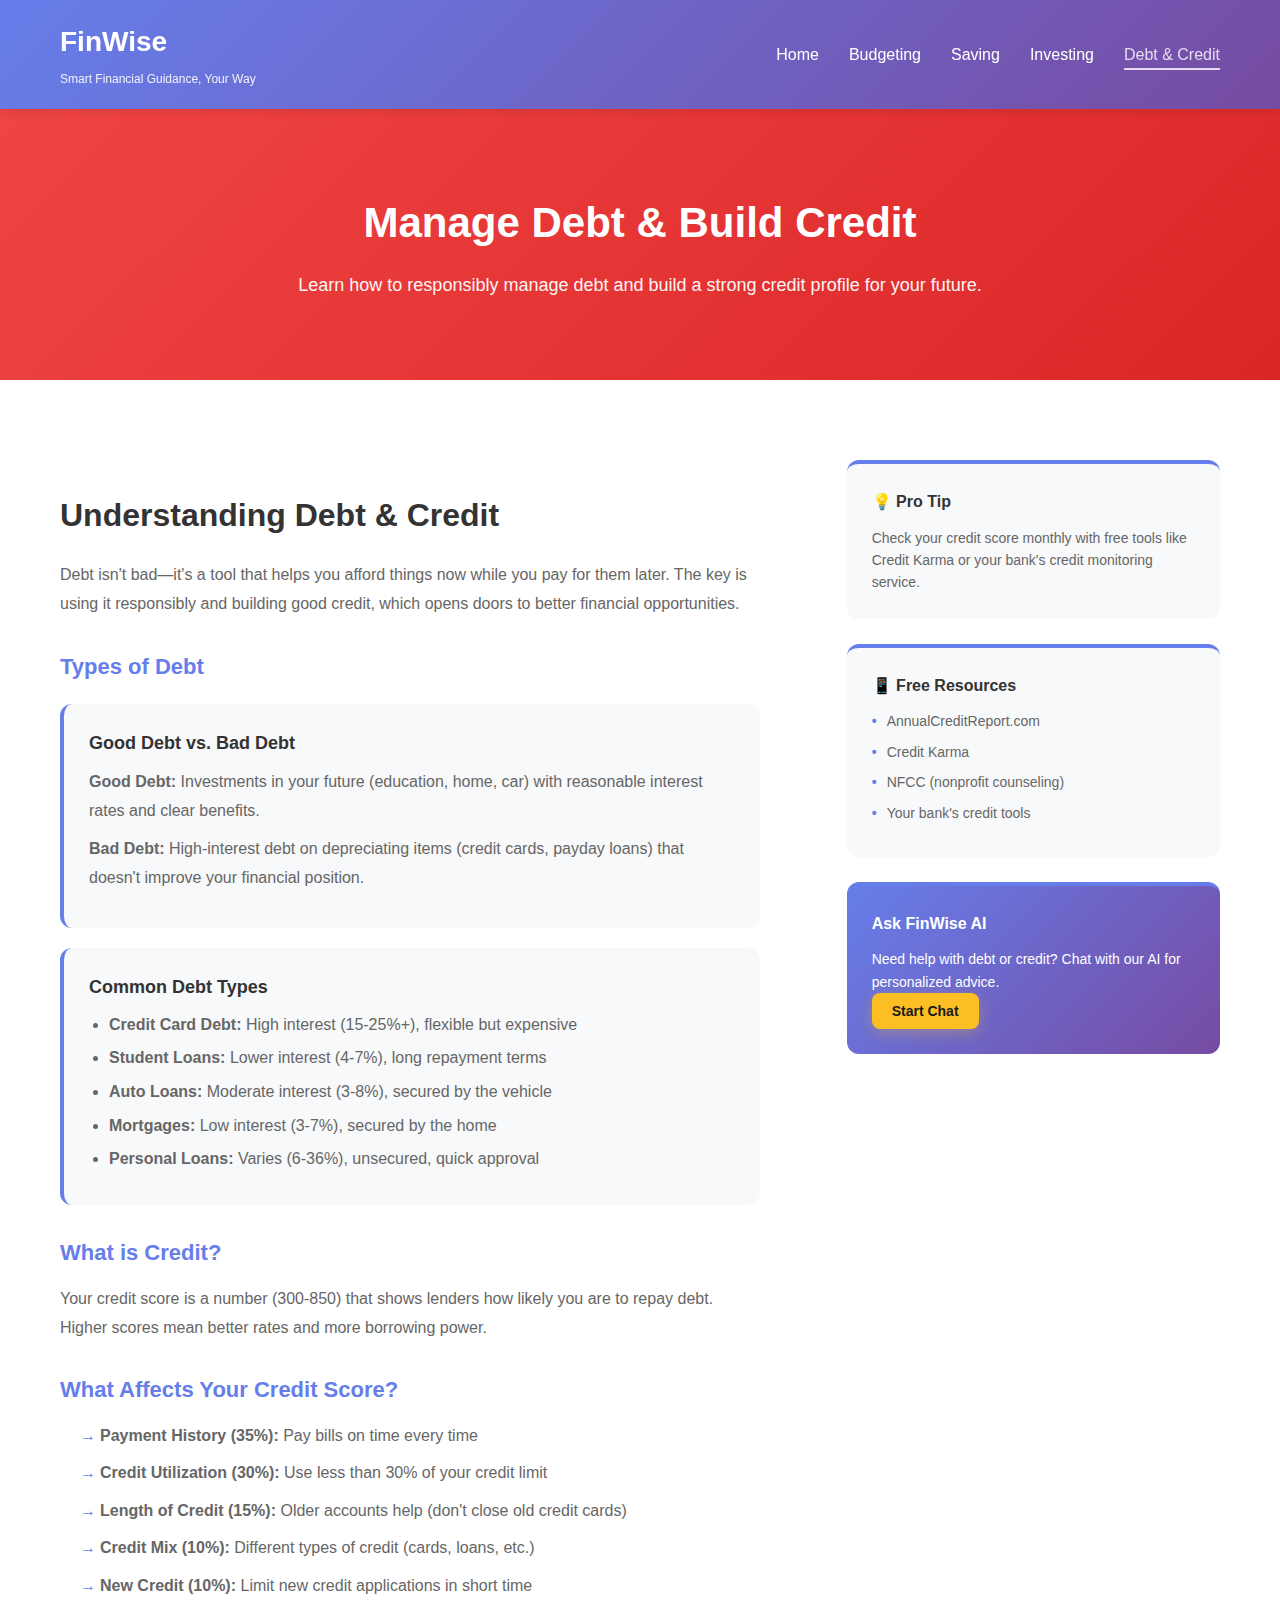
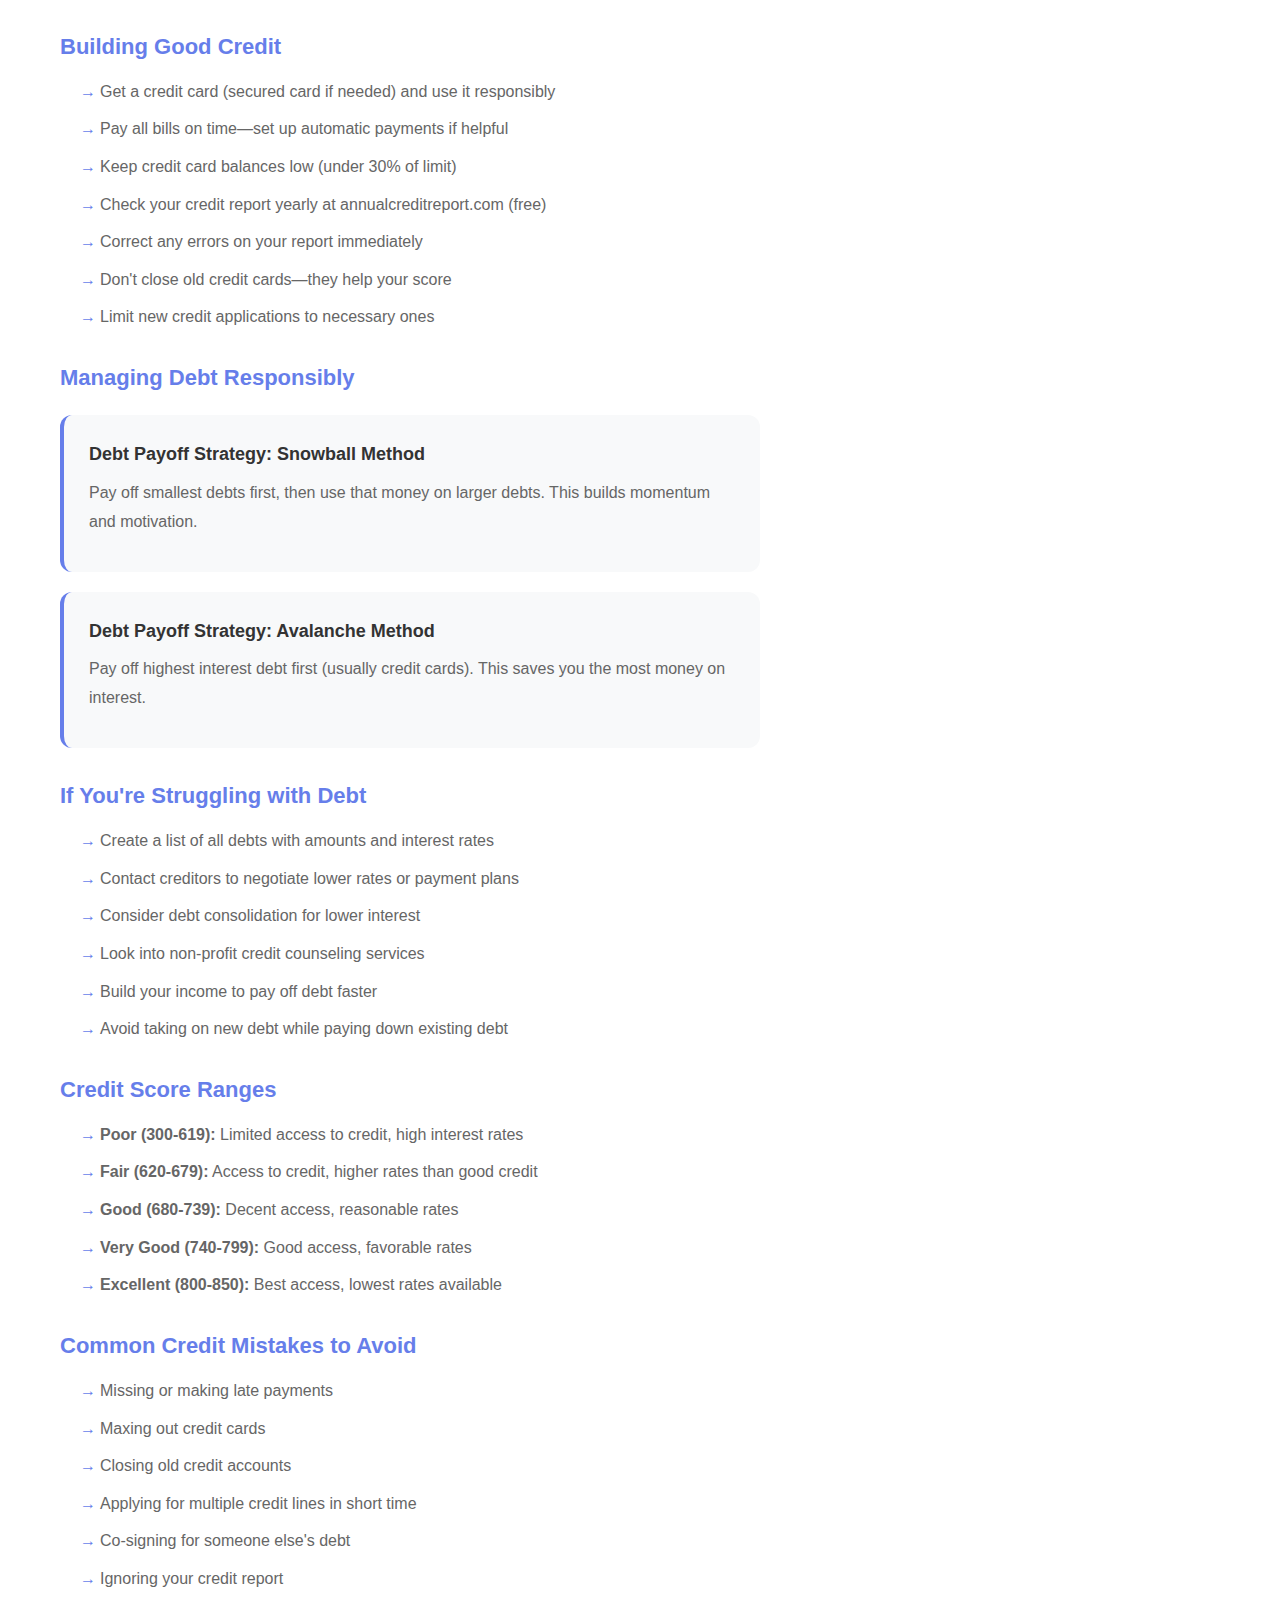
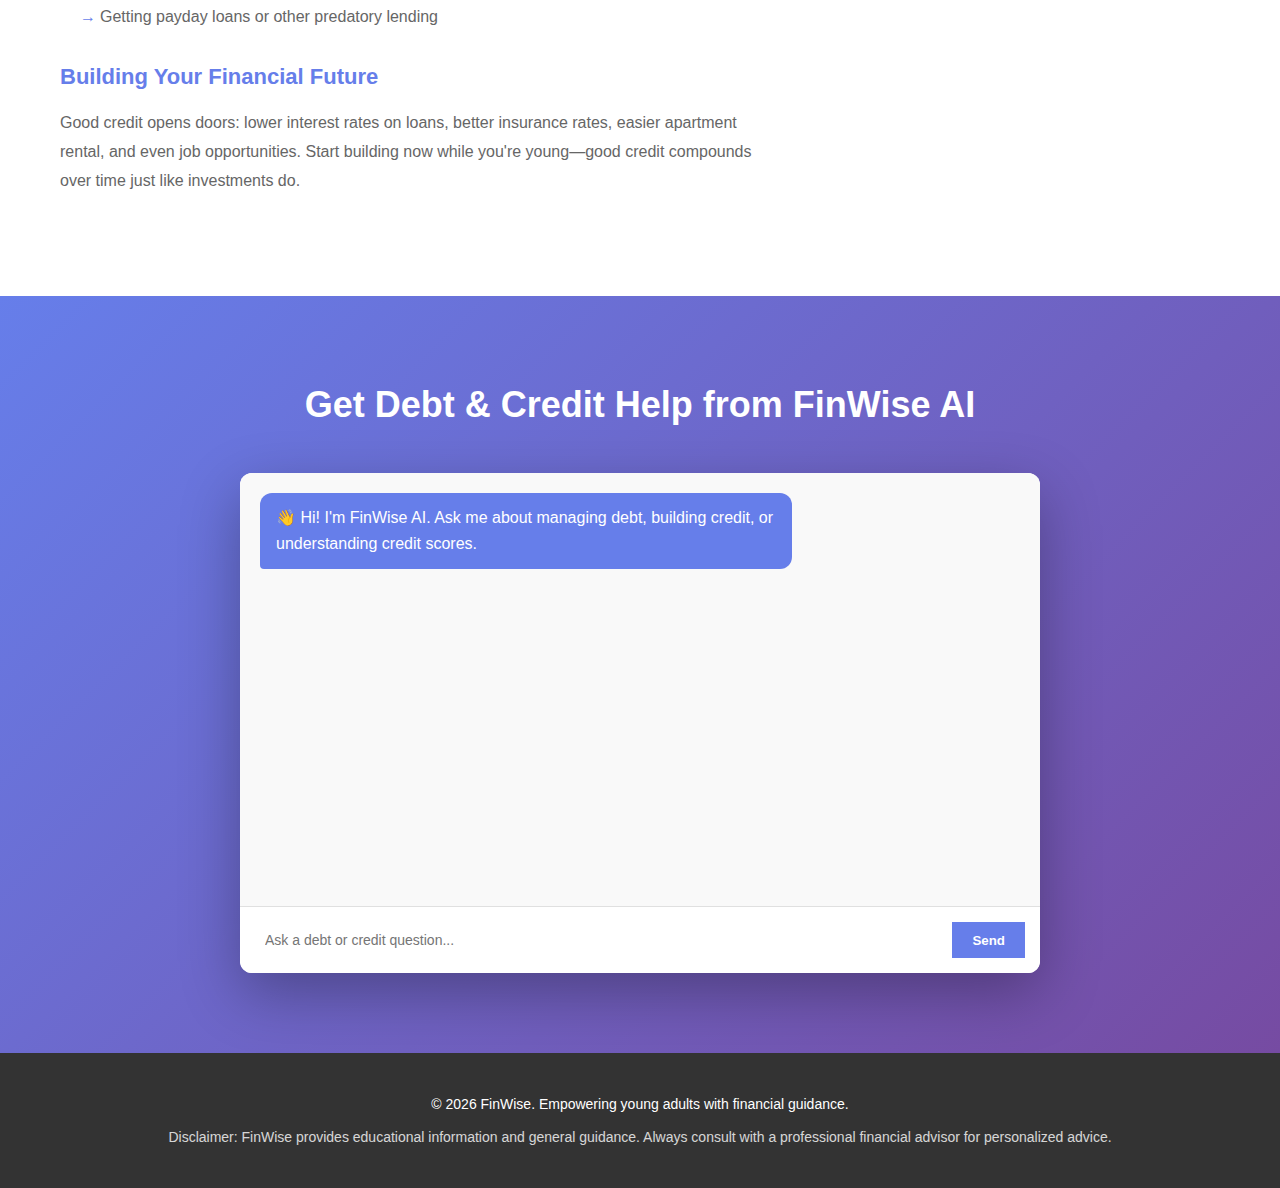
<file: FA/debt.html>
<!DOCTYPE html>
<html lang="en">
<head>
    <meta charset="UTF-8">
    <meta name="viewport" content="width=device-width, initial-scale=1.0">
    <title>Debt & Credit Management - FinWise</title>
    <link rel="stylesheet" href="styles.css">
</head>
<body>
    <!-- Navigation -->
    <nav class="navbar">
        <div class="nav-container">
            <div class="logo">
                <h1>FinWise</h1>
                <p class="tagline">Smart Financial Guidance, Your Way</p>
            </div>
            <ul class="nav-menu">
                <li><a href="index.html">Home</a></li>
                <li><a href="budgeting.html">Budgeting</a></li>
                <li><a href="saving.html">Saving</a></li>
                <li><a href="investing.html">Investing</a></li>
                <li><a href="debt.html" class="active">Debt & Credit</a></li>
            </ul>
        </div>
    </nav>

    <!-- Page Hero -->
    <section class="page-hero debt-hero">
        <div class="page-hero-content">
            <h2>Manage Debt & Build Credit</h2>
            <p>Learn how to responsibly manage debt and build a strong credit profile for your future.</p>
        </div>
    </section>

    <!-- Content Section -->
    <section class="page-content">
        <div class="container">
            <div class="content-grid">
                <!-- Main Content -->
                <div class="main-content">
                    <h2>Understanding Debt & Credit</h2>
                    <p>Debt isn't bad—it's a tool that helps you afford things now while you pay for them later. The key is using it responsibly and building good credit, which opens doors to better financial opportunities.</p>

                    <h3>Types of Debt</h3>
                    
                    <div class="method-card">
                        <h4>Good Debt vs. Bad Debt</h4>
                        <p><strong>Good Debt:</strong> Investments in your future (education, home, car) with reasonable interest rates and clear benefits.</p>
                        <p><strong>Bad Debt:</strong> High-interest debt on depreciating items (credit cards, payday loans) that doesn't improve your financial position.</p>
                    </div>

                    <div class="method-card">
                        <h4>Common Debt Types</h4>
                        <ul>
                            <li><strong>Credit Card Debt:</strong> High interest (15-25%+), flexible but expensive</li>
                            <li><strong>Student Loans:</strong> Lower interest (4-7%), long repayment terms</li>
                            <li><strong>Auto Loans:</strong> Moderate interest (3-8%), secured by the vehicle</li>
                            <li><strong>Mortgages:</strong> Low interest (3-7%), secured by the home</li>
                            <li><strong>Personal Loans:</strong> Varies (6-36%), unsecured, quick approval</li>
                        </ul>
                    </div>

                    <h3>What is Credit?</h3>
                    <p>Your credit score is a number (300-850) that shows lenders how likely you are to repay debt. Higher scores mean better rates and more borrowing power.</p>

                    <h3>What Affects Your Credit Score?</h3>
                    <ul class="content-list">
                        <li><strong>Payment History (35%):</strong> Pay bills on time every time</li>
                        <li><strong>Credit Utilization (30%):</strong> Use less than 30% of your credit limit</li>
                        <li><strong>Length of Credit (15%):</strong> Older accounts help (don't close old credit cards)</li>
                        <li><strong>Credit Mix (10%):</strong> Different types of credit (cards, loans, etc.)</li>
                        <li><strong>New Credit (10%):</strong> Limit new credit applications in short time</li>
                    </ul>

                    <h3>Building Good Credit</h3>
                    <ol class="content-list">
                        <li>Get a credit card (secured card if needed) and use it responsibly</li>
                        <li>Pay all bills on time—set up automatic payments if helpful</li>
                        <li>Keep credit card balances low (under 30% of limit)</li>
                        <li>Check your credit report yearly at annualcreditreport.com (free)</li>
                        <li>Correct any errors on your report immediately</li>
                        <li>Don't close old credit cards—they help your score</li>
                        <li>Limit new credit applications to necessary ones</li>
                    </ol>

                    <h3>Managing Debt Responsibly</h3>
                    
                    <div class="method-card">
                        <h4>Debt Payoff Strategy: Snowball Method</h4>
                        <p>Pay off smallest debts first, then use that money on larger debts. This builds momentum and motivation.</p>
                    </div>

                    <div class="method-card">
                        <h4>Debt Payoff Strategy: Avalanche Method</h4>
                        <p>Pay off highest interest debt first (usually credit cards). This saves you the most money on interest.</p>
                    </div>

                    <h3>If You're Struggling with Debt</h3>
                    <ul class="content-list">
                        <li>Create a list of all debts with amounts and interest rates</li>
                        <li>Contact creditors to negotiate lower rates or payment plans</li>
                        <li>Consider debt consolidation for lower interest</li>
                        <li>Look into non-profit credit counseling services</li>
                        <li>Build your income to pay off debt faster</li>
                        <li>Avoid taking on new debt while paying down existing debt</li>
                    </ul>

                    <h3>Credit Score Ranges</h3>
                    <ul class="content-list">
                        <li><strong>Poor (300-619):</strong> Limited access to credit, high interest rates</li>
                        <li><strong>Fair (620-679):</strong> Access to credit, higher rates than good credit</li>
                        <li><strong>Good (680-739):</strong> Decent access, reasonable rates</li>
                        <li><strong>Very Good (740-799):</strong> Good access, favorable rates</li>
                        <li><strong>Excellent (800-850):</strong> Best access, lowest rates available</li>
                    </ul>

                    <h3>Common Credit Mistakes to Avoid</h3>
                    <ul class="content-list">
                        <li>Missing or making late payments</li>
                        <li>Maxing out credit cards</li>
                        <li>Closing old credit accounts</li>
                        <li>Applying for multiple credit lines in short time</li>
                        <li>Co-signing for someone else's debt</li>
                        <li>Ignoring your credit report</li>
                        <li>Getting payday loans or other predatory lending</li>
                    </ul>

                    <h3>Building Your Financial Future</h3>
                    <p>Good credit opens doors: lower interest rates on loans, better insurance rates, easier apartment rental, and even job opportunities. Start building now while you're young—good credit compounds over time just like investments do.</p>
                </div>

                <!-- Sidebar -->
                <aside class="sidebar">
                    <div class="sidebar-card">
                        <h3>💡 Pro Tip</h3>
                        <p>Check your credit score monthly with free tools like Credit Karma or your bank's credit monitoring service.</p>
                    </div>

                    <div class="sidebar-card">
                        <h3>📱 Free Resources</h3>
                        <ul>
                            <li>AnnualCreditReport.com</li>
                            <li>Credit Karma</li>
                            <li>NFCC (nonprofit counseling)</li>
                            <li>Your bank's credit tools</li>
                        </ul>
                    </div>

                    <div class="sidebar-card cta-card">
                        <h3>Ask FinWise AI</h3>
                        <p>Need help with debt or credit? Chat with our AI for personalized advice.</p>
                        <button class="cta-button small" onclick="scrollToChat()">Start Chat</button>
                    </div>
                </aside>
            </div>
        </div>
    </section>

    <!-- Chat Section -->
    <section class="chat-section" id="chat-section">
        <div class="container">
            <h2>Get Debt & Credit Help from FinWise AI</h2>
            <div class="chat-container">
                <div class="chat-box">
                    <div class="chat-messages" id="chatMessages">
                        <div class="message bot-message">
                            <p>👋 Hi! I'm FinWise AI. Ask me about managing debt, building credit, or understanding credit scores.</p>
                        </div>
                    </div>
                    <div class="chat-input-area">
                        <input 
                            type="text" 
                            id="userInput" 
                            placeholder="Ask a debt or credit question..." 
                            onkeypress="handleKeyPress(event)"
                        >
                        <button onclick="sendMessage()" class="send-btn">Send</button>
                    </div>
                </div>
            </div>
        </div>
    </section>

    <!-- Footer -->
    <footer class="footer">
        <div class="container">
            <p>&copy; 2026 FinWise. Empowering young adults with financial guidance.</p>
            <p class="footer-disclaimer">Disclaimer: FinWise provides educational information and general guidance. Always consult with a professional financial advisor for personalized advice.</p>
        </div>
    </footer>

    <script src="script.js"></script>
</body>
</html>
</file>
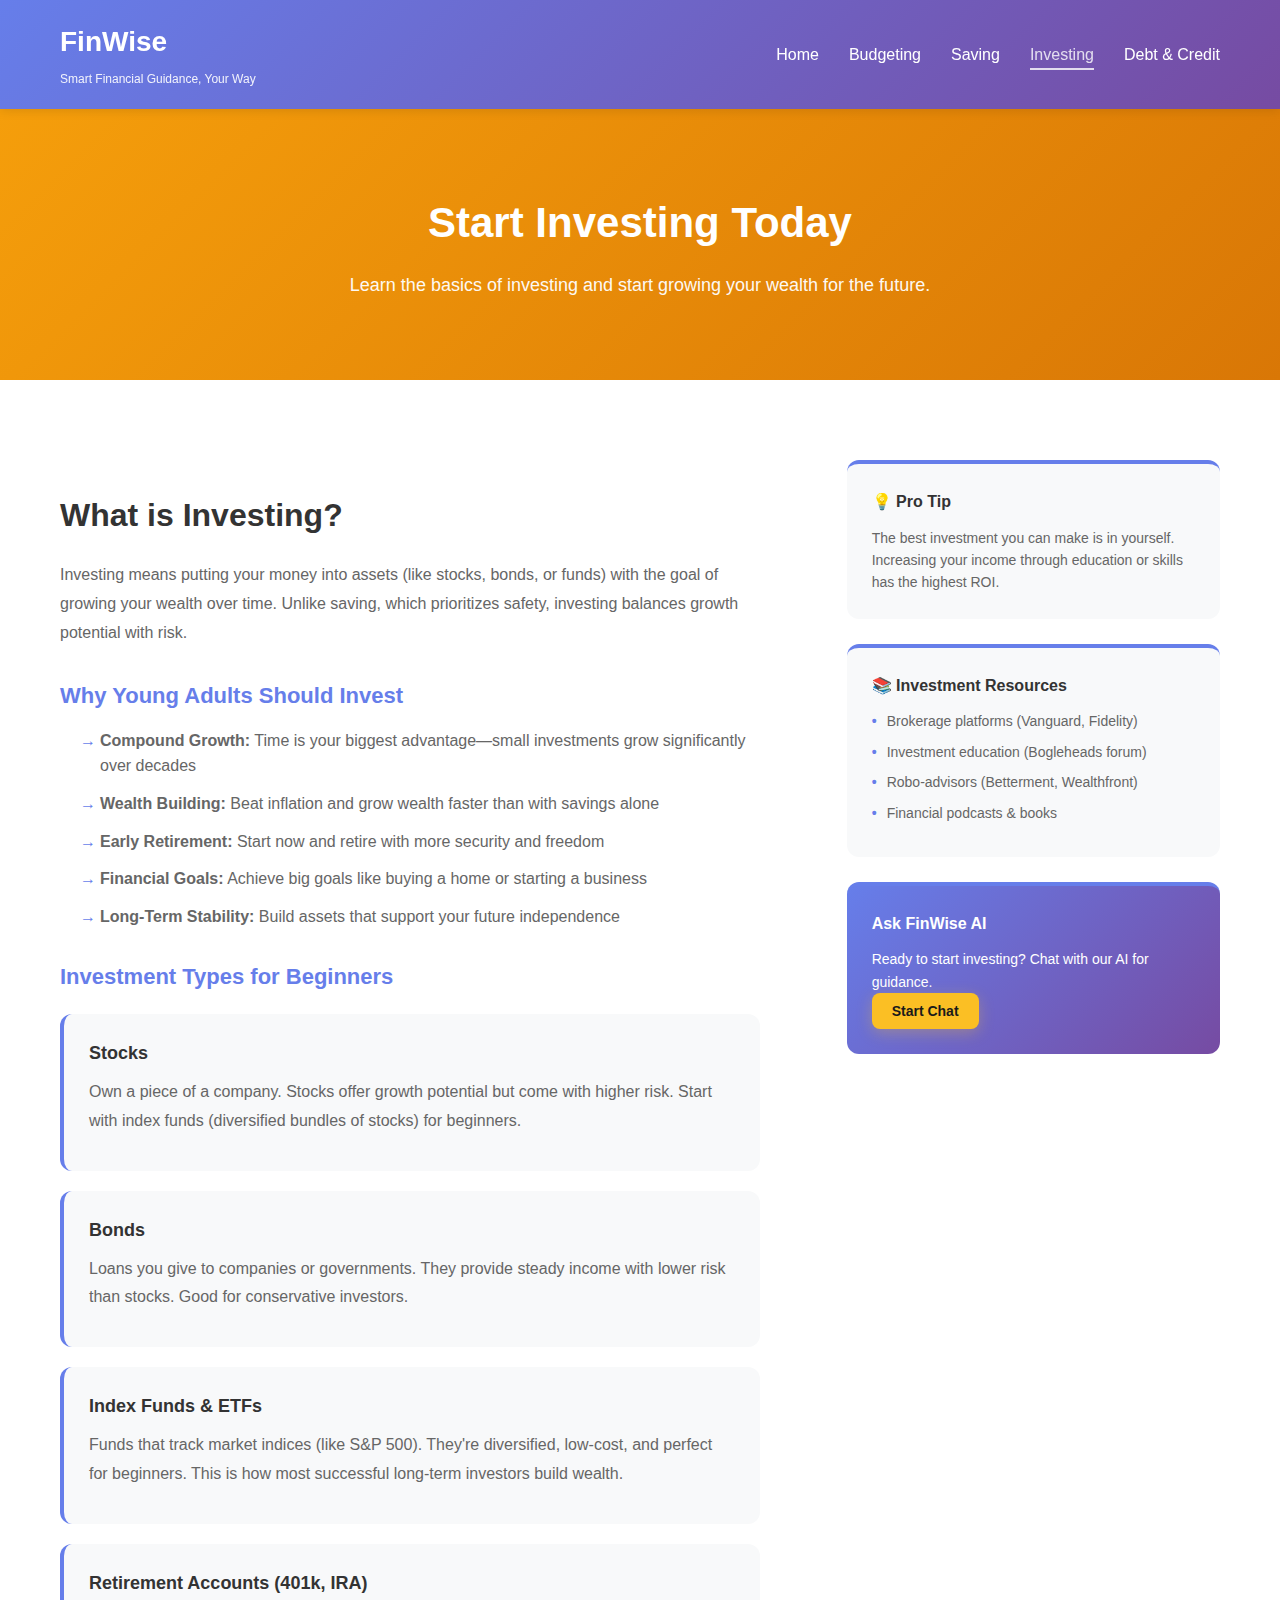
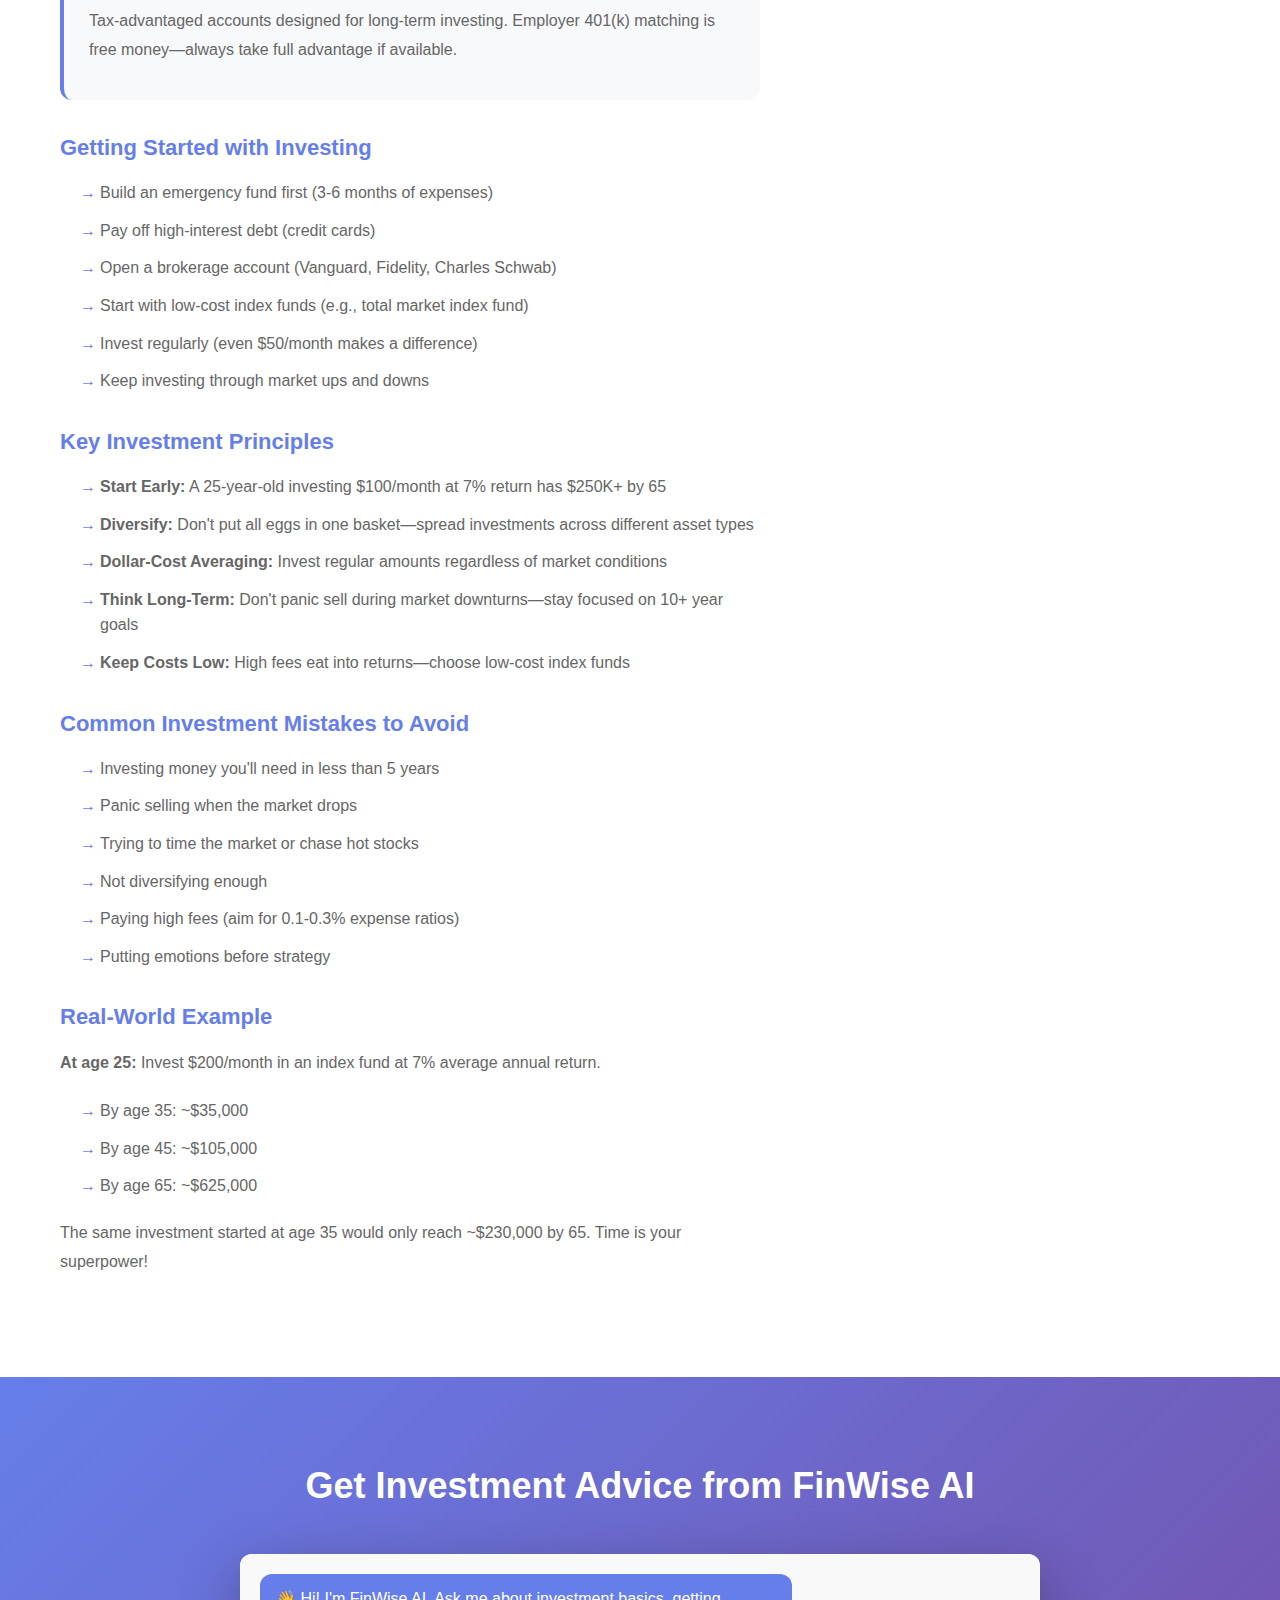
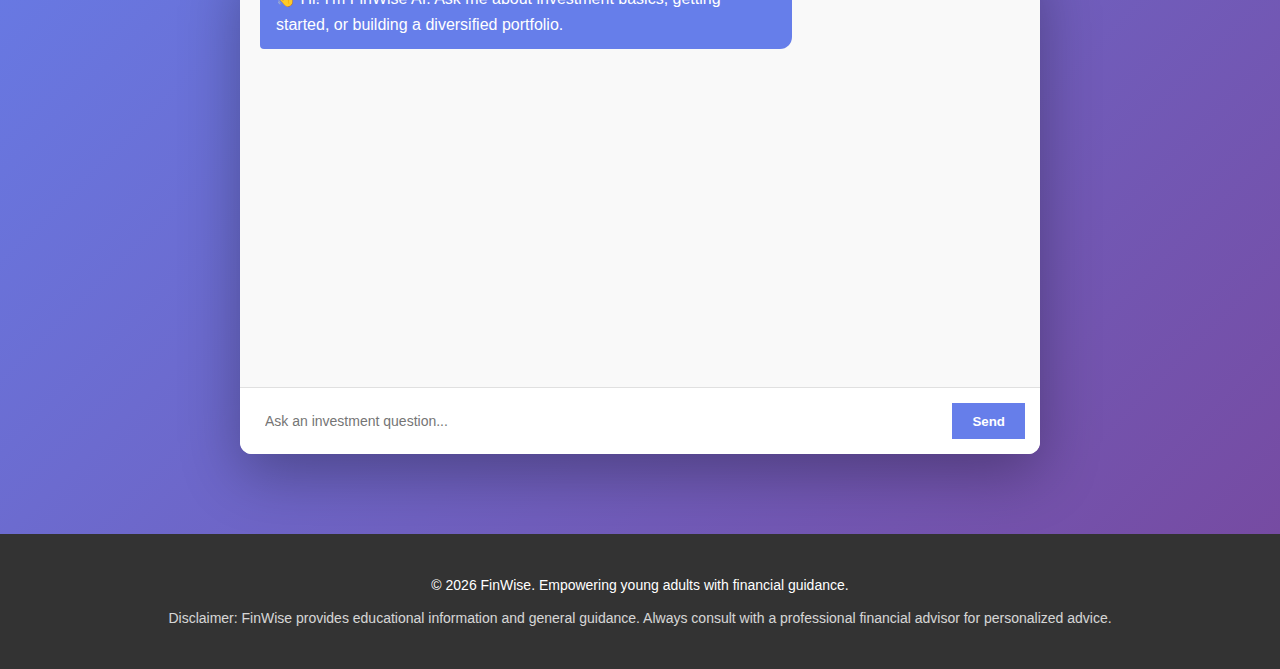
<file: FA/investing.html>
<!DOCTYPE html>
<html lang="en">
<head>
    <meta charset="UTF-8">
    <meta name="viewport" content="width=device-width, initial-scale=1.0">
    <title>Investing - FinWise</title>
    <link rel="stylesheet" href="styles.css">
</head>
<body>
    <!-- Navigation -->
    <nav class="navbar">
        <div class="nav-container">
            <div class="logo">
                <h1>FinWise</h1>
                <p class="tagline">Smart Financial Guidance, Your Way</p>
            </div>
            <ul class="nav-menu">
                <li><a href="index.html">Home</a></li>
                <li><a href="budgeting.html">Budgeting</a></li>
                <li><a href="saving.html">Saving</a></li>
                <li><a href="investing.html" class="active">Investing</a></li>
                <li><a href="debt.html">Debt & Credit</a></li>
            </ul>
        </div>
    </nav>

    <!-- Page Hero -->
    <section class="page-hero investing-hero">
        <div class="page-hero-content">
            <h2>Start Investing Today</h2>
            <p>Learn the basics of investing and start growing your wealth for the future.</p>
        </div>
    </section>

    <!-- Content Section -->
    <section class="page-content">
        <div class="container">
            <div class="content-grid">
                <!-- Main Content -->
                <div class="main-content">
                    <h2>What is Investing?</h2>
                    <p>Investing means putting your money into assets (like stocks, bonds, or funds) with the goal of growing your wealth over time. Unlike saving, which prioritizes safety, investing balances growth potential with risk.</p>

                    <h3>Why Young Adults Should Invest</h3>
                    <ul class="content-list">
                        <li><strong>Compound Growth:</strong> Time is your biggest advantage—small investments grow significantly over decades</li>
                        <li><strong>Wealth Building:</strong> Beat inflation and grow wealth faster than with savings alone</li>
                        <li><strong>Early Retirement:</strong> Start now and retire with more security and freedom</li>
                        <li><strong>Financial Goals:</strong> Achieve big goals like buying a home or starting a business</li>
                        <li><strong>Long-Term Stability:</strong> Build assets that support your future independence</li>
                    </ul>

                    <h3>Investment Types for Beginners</h3>
                    
                    <div class="method-card">
                        <h4>Stocks</h4>
                        <p>Own a piece of a company. Stocks offer growth potential but come with higher risk. Start with index funds (diversified bundles of stocks) for beginners.</p>
                    </div>

                    <div class="method-card">
                        <h4>Bonds</h4>
                        <p>Loans you give to companies or governments. They provide steady income with lower risk than stocks. Good for conservative investors.</p>
                    </div>

                    <div class="method-card">
                        <h4>Index Funds & ETFs</h4>
                        <p>Funds that track market indices (like S&P 500). They're diversified, low-cost, and perfect for beginners. This is how most successful long-term investors build wealth.</p>
                    </div>

                    <div class="method-card">
                        <h4>Retirement Accounts (401k, IRA)</h4>
                        <p>Tax-advantaged accounts designed for long-term investing. Employer 401(k) matching is free money—always take full advantage if available.</p>
                    </div>

                    <h3>Getting Started with Investing</h3>
                    <ol class="content-list">
                        <li>Build an emergency fund first (3-6 months of expenses)</li>
                        <li>Pay off high-interest debt (credit cards)</li>
                        <li>Open a brokerage account (Vanguard, Fidelity, Charles Schwab)</li>
                        <li>Start with low-cost index funds (e.g., total market index fund)</li>
                        <li>Invest regularly (even $50/month makes a difference)</li>
                        <li>Keep investing through market ups and downs</li>
                    </ol>

                    <h3>Key Investment Principles</h3>
                    <ul class="content-list">
                        <li><strong>Start Early:</strong> A 25-year-old investing $100/month at 7% return has $250K+ by 65</li>
                        <li><strong>Diversify:</strong> Don't put all eggs in one basket—spread investments across different asset types</li>
                        <li><strong>Dollar-Cost Averaging:</strong> Invest regular amounts regardless of market conditions</li>
                        <li><strong>Think Long-Term:</strong> Don't panic sell during market downturns—stay focused on 10+ year goals</li>
                        <li><strong>Keep Costs Low:</strong> High fees eat into returns—choose low-cost index funds</li>
                    </ul>

                    <h3>Common Investment Mistakes to Avoid</h3>
                    <ul class="content-list">
                        <li>Investing money you'll need in less than 5 years</li>
                        <li>Panic selling when the market drops</li>
                        <li>Trying to time the market or chase hot stocks</li>
                        <li>Not diversifying enough</li>
                        <li>Paying high fees (aim for 0.1-0.3% expense ratios)</li>
                        <li>Putting emotions before strategy</li>
                    </ul>

                    <h3>Real-World Example</h3>
                    <p><strong>At age 25:</strong> Invest $200/month in an index fund at 7% average annual return.</p>
                    <ul class="content-list">
                        <li>By age 35: ~$35,000</li>
                        <li>By age 45: ~$105,000</li>
                        <li>By age 65: ~$625,000</li>
                    </ul>
                    <p>The same investment started at age 35 would only reach ~$230,000 by 65. Time is your superpower!</p>
                </div>

                <!-- Sidebar -->
                <aside class="sidebar">
                    <div class="sidebar-card">
                        <h3>💡 Pro Tip</h3>
                        <p>The best investment you can make is in yourself. Increasing your income through education or skills has the highest ROI.</p>
                    </div>

                    <div class="sidebar-card">
                        <h3>📚 Investment Resources</h3>
                        <ul>
                            <li>Brokerage platforms (Vanguard, Fidelity)</li>
                            <li>Investment education (Bogleheads forum)</li>
                            <li>Robo-advisors (Betterment, Wealthfront)</li>
                            <li>Financial podcasts & books</li>
                        </ul>
                    </div>

                    <div class="sidebar-card cta-card">
                        <h3>Ask FinWise AI</h3>
                        <p>Ready to start investing? Chat with our AI for guidance.</p>
                        <button class="cta-button small" onclick="scrollToChat()">Start Chat</button>
                    </div>
                </aside>
            </div>
        </div>
    </section>

    <!-- Chat Section -->
    <section class="chat-section" id="chat-section">
        <div class="container">
            <h2>Get Investment Advice from FinWise AI</h2>
            <div class="chat-container">
                <div class="chat-box">
                    <div class="chat-messages" id="chatMessages">
                        <div class="message bot-message">
                            <p>👋 Hi! I'm FinWise AI. Ask me about investment basics, getting started, or building a diversified portfolio.</p>
                        </div>
                    </div>
                    <div class="chat-input-area">
                        <input 
                            type="text" 
                            id="userInput" 
                            placeholder="Ask an investment question..." 
                            onkeypress="handleKeyPress(event)"
                        >
                        <button onclick="sendMessage()" class="send-btn">Send</button>
                    </div>
                </div>
            </div>
        </div>
    </section>

    <!-- Footer -->
    <footer class="footer">
        <div class="container">
            <p>&copy; 2026 FinWise. Empowering young adults with financial guidance.</p>
            <p class="footer-disclaimer">Disclaimer: FinWise provides educational information and general guidance. Always consult with a professional financial advisor for personalized advice.</p>
        </div>
    </footer>

    <script src="script.js"></script>
</body>
</html>
</file>
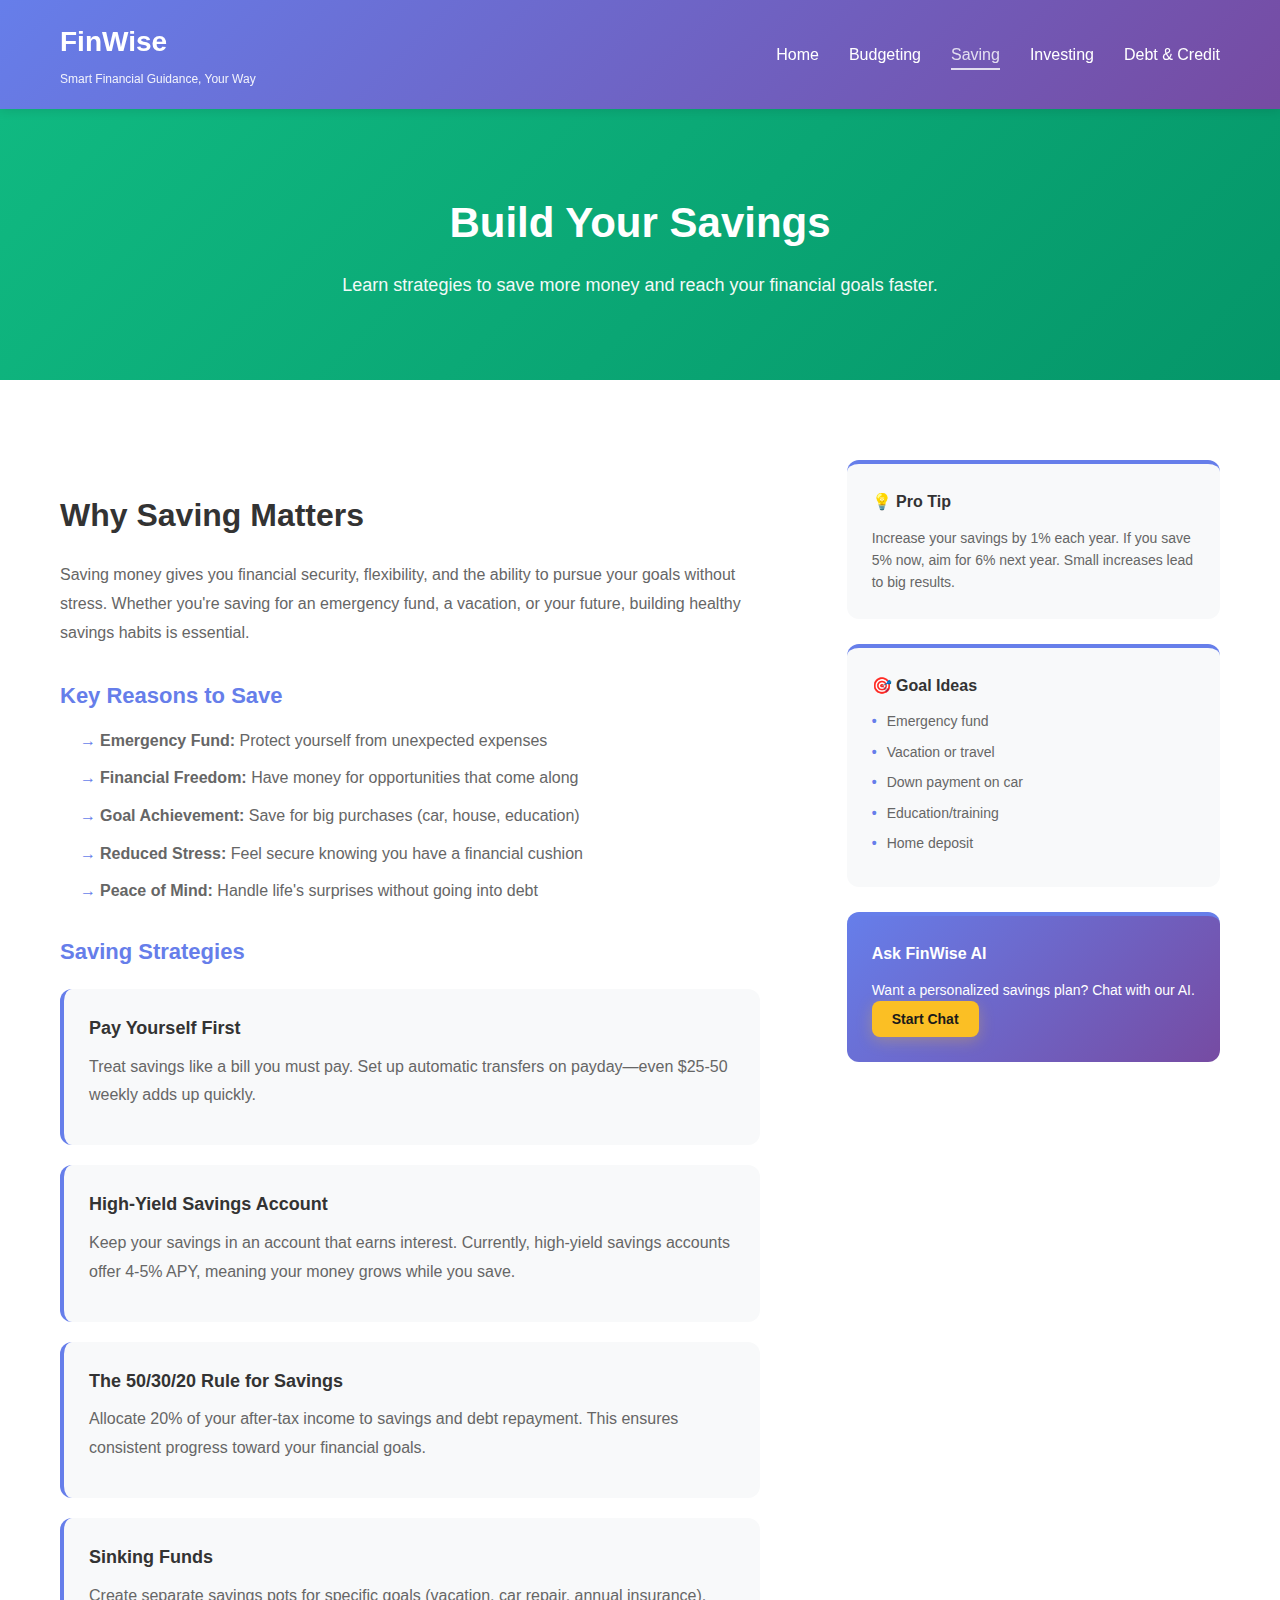
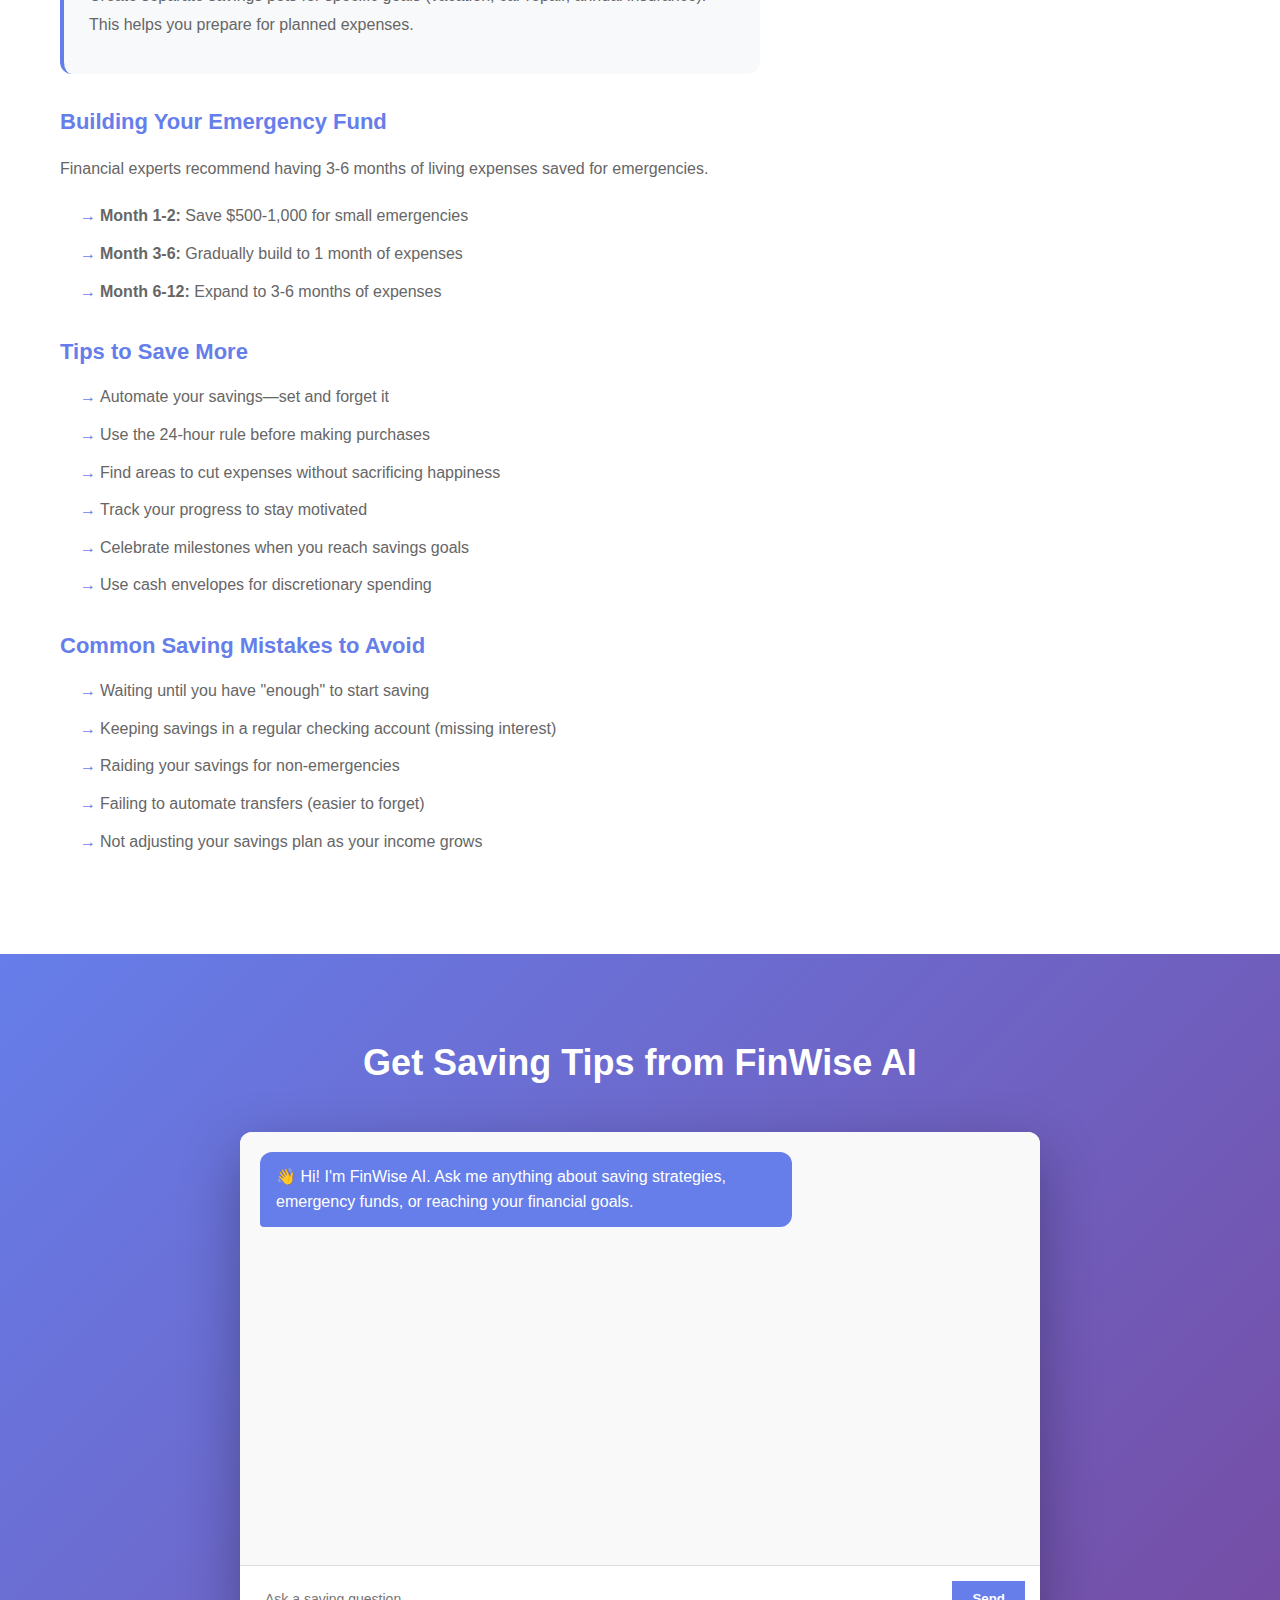
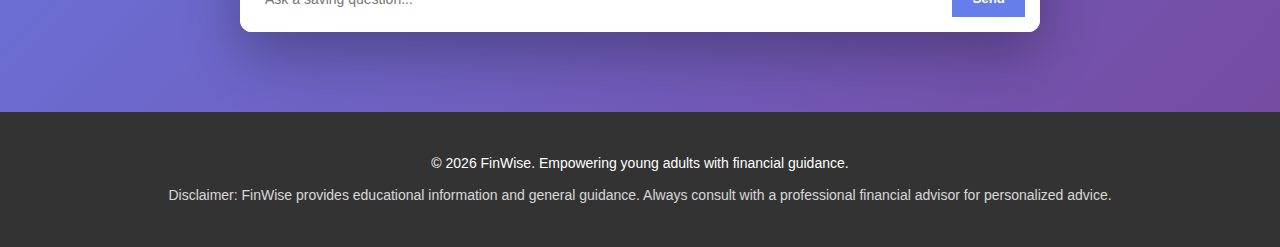
<file: FA/saving.html>
<!DOCTYPE html>
<html lang="en">
<head>
    <meta charset="UTF-8">
    <meta name="viewport" content="width=device-width, initial-scale=1.0">
    <title>Saving - FinWise</title>
    <link rel="stylesheet" href="styles.css">
</head>
<body>
    <!-- Navigation -->
    <nav class="navbar">
        <div class="nav-container">
            <div class="logo">
                <h1>FinWise</h1>
                <p class="tagline">Smart Financial Guidance, Your Way</p>
            </div>
            <ul class="nav-menu">
                <li><a href="index.html">Home</a></li>
                <li><a href="budgeting.html">Budgeting</a></li>
                <li><a href="saving.html" class="active">Saving</a></li>
                <li><a href="investing.html">Investing</a></li>
                <li><a href="debt.html">Debt & Credit</a></li>
            </ul>
        </div>
    </nav>

    <!-- Page Hero -->
    <section class="page-hero saving-hero">
        <div class="page-hero-content">
            <h2>Build Your Savings</h2>
            <p>Learn strategies to save more money and reach your financial goals faster.</p>
        </div>
    </section>

    <!-- Content Section -->
    <section class="page-content">
        <div class="container">
            <div class="content-grid">
                <!-- Main Content -->
                <div class="main-content">
                    <h2>Why Saving Matters</h2>
                    <p>Saving money gives you financial security, flexibility, and the ability to pursue your goals without stress. Whether you're saving for an emergency fund, a vacation, or your future, building healthy savings habits is essential.</p>

                    <h3>Key Reasons to Save</h3>
                    <ul class="content-list">
                        <li><strong>Emergency Fund:</strong> Protect yourself from unexpected expenses</li>
                        <li><strong>Financial Freedom:</strong> Have money for opportunities that come along</li>
                        <li><strong>Goal Achievement:</strong> Save for big purchases (car, house, education)</li>
                        <li><strong>Reduced Stress:</strong> Feel secure knowing you have a financial cushion</li>
                        <li><strong>Peace of Mind:</strong> Handle life's surprises without going into debt</li>
                    </ul>

                    <h3>Saving Strategies</h3>
                    
                    <div class="method-card">
                        <h4>Pay Yourself First</h4>
                        <p>Treat savings like a bill you must pay. Set up automatic transfers on payday—even $25-50 weekly adds up quickly.</p>
                    </div>

                    <div class="method-card">
                        <h4>High-Yield Savings Account</h4>
                        <p>Keep your savings in an account that earns interest. Currently, high-yield savings accounts offer 4-5% APY, meaning your money grows while you save.</p>
                    </div>

                    <div class="method-card">
                        <h4>The 50/30/20 Rule for Savings</h4>
                        <p>Allocate 20% of your after-tax income to savings and debt repayment. This ensures consistent progress toward your financial goals.</p>
                    </div>

                    <div class="method-card">
                        <h4>Sinking Funds</h4>
                        <p>Create separate savings pots for specific goals (vacation, car repair, annual insurance). This helps you prepare for planned expenses.</p>
                    </div>

                    <h3>Building Your Emergency Fund</h3>
                    <p>Financial experts recommend having 3-6 months of living expenses saved for emergencies.</p>
                    <ul class="content-list">
                        <li><strong>Month 1-2:</strong> Save $500-1,000 for small emergencies</li>
                        <li><strong>Month 3-6:</strong> Gradually build to 1 month of expenses</li>
                        <li><strong>Month 6-12:</strong> Expand to 3-6 months of expenses</li>
                    </ul>

                    <h3>Tips to Save More</h3>
                    <ul class="content-list">
                        <li>Automate your savings—set and forget it</li>
                        <li>Use the 24-hour rule before making purchases</li>
                        <li>Find areas to cut expenses without sacrificing happiness</li>
                        <li>Track your progress to stay motivated</li>
                        <li>Celebrate milestones when you reach savings goals</li>
                        <li>Use cash envelopes for discretionary spending</li>
                    </ul>

                    <h3>Common Saving Mistakes to Avoid</h3>
                    <ul class="content-list">
                        <li>Waiting until you have "enough" to start saving</li>
                        <li>Keeping savings in a regular checking account (missing interest)</li>
                        <li>Raiding your savings for non-emergencies</li>
                        <li>Failing to automate transfers (easier to forget)</li>
                        <li>Not adjusting your savings plan as your income grows</li>
                    </ul>
                </div>

                <!-- Sidebar -->
                <aside class="sidebar">
                    <div class="sidebar-card">
                        <h3>💡 Pro Tip</h3>
                        <p>Increase your savings by 1% each year. If you save 5% now, aim for 6% next year. Small increases lead to big results.</p>
                    </div>

                    <div class="sidebar-card">
                        <h3>🎯 Goal Ideas</h3>
                        <ul>
                            <li>Emergency fund</li>
                            <li>Vacation or travel</li>
                            <li>Down payment on car</li>
                            <li>Education/training</li>
                            <li>Home deposit</li>
                        </ul>
                    </div>

                    <div class="sidebar-card cta-card">
                        <h3>Ask FinWise AI</h3>
                        <p>Want a personalized savings plan? Chat with our AI.</p>
                        <button class="cta-button small" onclick="scrollToChat()">Start Chat</button>
                    </div>
                </aside>
            </div>
        </div>
    </section>

    <!-- Chat Section -->
    <section class="chat-section" id="chat-section">
        <div class="container">
            <h2>Get Saving Tips from FinWise AI</h2>
            <div class="chat-container">
                <div class="chat-box">
                    <div class="chat-messages" id="chatMessages">
                        <div class="message bot-message">
                            <p>👋 Hi! I'm FinWise AI. Ask me anything about saving strategies, emergency funds, or reaching your financial goals.</p>
                        </div>
                    </div>
                    <div class="chat-input-area">
                        <input 
                            type="text" 
                            id="userInput" 
                            placeholder="Ask a saving question..." 
                            onkeypress="handleKeyPress(event)"
                        >
                        <button onclick="sendMessage()" class="send-btn">Send</button>
                    </div>
                </div>
            </div>
        </div>
    </section>

    <!-- Footer -->
    <footer class="footer">
        <div class="container">
            <p>&copy; 2026 FinWise. Empowering young adults with financial guidance.</p>
            <p class="footer-disclaimer">Disclaimer: FinWise provides educational information and general guidance. Always consult with a professional financial advisor for personalized advice.</p>
        </div>
    </footer>

    <script src="script.js"></script>
</body>
</html>
</file>
<file: styles.css>
/* ━━━━━━━━━━━━━━━━━━━━━━━━━━━━━━━━━━━━━━━━━━━━━━━━━━━━━━━━━━━━━
   GetRich – Finance101  
   Premium Fintech UI with Glassmorphism & Micro-interactions
   Inspired by: Revolut, Stripe, Linear, Vercel
   ━━━━━━━━━━━━━━━━━━━━━━━━━━━━━━━━━━━━━━━━━━━━━━━━━━━━━━━━━━━━━ */

/* ━━━ CSS VARIABLES ━━━ */
:root {
    /* Color System */
    --bg-primary: #0B0F19;
    --glass-card: rgba(255, 255, 255, 0.06);
    --glass-border: rgba(79, 209, 197, 0.15);
    --glass-border-hover: rgba(79, 209, 197, 0.4);
    --primary-glow: #4FD1C5;
    --secondary-glow: #7C7CFF;
    --success-accent: #22C55E;
    --text-main: #E5E7EB;
    --text-muted: #9CA3AF;
    --text-dark: #6B7280;
    
    /* Gradients */
    --gradient-primary: linear-gradient(135deg, #4FD1C5 0%, #7C7CFF 100%);
    --gradient-secondary: linear-gradient(135deg, #7C7CFF 0%, #F472B6 100%);
    --gradient-success: linear-gradient(135deg, #22C55E 0%, #10B981 100%);
    --gradient-glow: radial-gradient(circle at center, var(--primary-glow) 0%, transparent 70%);
    
    /* Spacing */
    --space-xs: 0.5rem;
    --space-sm: 1rem;
    --space-md: 1.5rem;
    --space-lg: 2.5rem;
    --space-xl: 4rem;
    --space-2xl: 6rem;
    
    /* Effects */
    --blur-glass: 12px;
    --transition-smooth: all 0.4s cubic-bezier(0.4, 0, 0.2, 1);
    --shadow-glow: 0 0 40px rgba(79, 209, 197, 0.3);
    --shadow-glass: 0 8px 32px 0 rgba(0, 0, 0, 0.37);
}

/* ━━━ GLOBAL RESET & BASE ━━━ */
* {
    margin: 0;
    padding: 0;
    box-sizing: border-box;
}

html {
    scroll-behavior: smooth;
    overflow-x: hidden;
}

/* ━━━ LOGO IN TOP LEFT ━━━ */
.logo-link {
    position: fixed;
    top: 1.5rem;
    left: 1.5rem;
    z-index: 999;
    text-decoration: none;
    display: flex;
    align-items: center;
    transition: var(--transition-smooth);
}

.logo-link:hover {
    transform: scale(1.05);
}

.logo {
    height: 200px;
    width: auto;
    filter: drop-shadow(0 2px 8px rgba(79, 209, 197, 0.2));
    transition: var(--transition-smooth);
}

.logo-link:hover .logo {
    filter: drop-shadow(0 4px 16px rgba(79, 209, 197, 0.4));
}

body {
    font-family: 'Inter', -apple-system, BlinkMacSystemFont, 'Segoe UI', 'Roboto', sans-serif;
    line-height: 1.6;
    color: var(--text-main);
    background: var(--bg-primary);
    overflow-x: hidden;
    position: relative;
    -webkit-font-smoothing: antialiased;
    -moz-osx-font-smoothing: grayscale;
}

.container {
    max-width: 1280px;
    margin: 0 auto;
    padding: 0 2rem;
}

/* ━━━ ANIMATED BACKGROUND & FLOATING SHAPES ━━━ */
.gradient-shape {
    position: fixed;
    pointer-events: none;
    z-index: 0;
    border-radius: 50%;
    filter: blur(80px);
    opacity: 0.4;
}

.shape-1 {
    width: 600px;
    height: 600px;
    background: radial-gradient(circle, var(--primary-glow) 0%, transparent 70%);
    top: -200px;
    right: -100px;
    animation: float 20s ease-in-out infinite;
}

.shape-2 {
    width: 500px;
    height: 500px;
    background: radial-gradient(circle, var(--secondary-glow) 0%, transparent 70%);
    bottom: -150px;
    left: -150px;
    animation: float 15s ease-in-out infinite reverse;
}

.shape-3 {
    width: 400px;
    height: 400px;
    background: radial-gradient(circle, #F472B6 0%, transparent 70%);
    top: 50%;
    left: 50%;
    animation: float 18s ease-in-out infinite 5s;
}

@keyframes float {
    0%, 100% { transform: translate(0, 0) scale(1); }
    33% { transform: translate(30px, -30px) scale(1.1); }
    66% { transform: translate(-20px, 20px) scale(0.9); }
}

/* ━━━ ANIMATIONS ━━━ */
@keyframes fadeUp {
    from {
        opacity: 0;
        transform: translateY(40px);
    }
    to {
        opacity: 1;
        transform: translateY(0);
    }
}

@keyframes fadeIn {
    from { opacity: 0; }
    to { opacity: 1; }
}

@keyframes scaleIn {
    from {
        opacity: 0;
        transform: scale(0.9);
    }
    to {
        opacity: 1;
        transform: scale(1);
    }
}

@keyframes slideInLeft {
    from {
        opacity: 0;
        transform: translateX(-40px);
    }
    to {
        opacity: 1;
        transform: translateX(0);
    }
}

@keyframes slideInRight {
    from {
        opacity: 0;
        transform: translateX(40px);
    }
    to {
        opacity: 1;
        transform: translateX(0);
    }
}

@keyframes glow {
    0%, 100% { box-shadow: 0 0 20px rgba(79, 209, 197, 0.3); }
    50% { box-shadow: 0 0 40px rgba(79, 209, 197, 0.6); }
}

@keyframes pulse {
    0%, 100% { transform: scale(1); opacity: 1; }
    50% { transform: scale(1.05); opacity: 0.8; }
}

.animate-on-scroll {
    opacity: 0;
}

.animate-on-scroll.visible {
    animation: fadeUp 0.8s ease-out forwards;
}

/* ━━━ HERO SECTION ━━━ */
.hero-fullscreen {
    min-height: 100vh;
    display: flex;
    flex-direction: column;
    align-items: center;
    justify-content: center;
    text-align: center;
    padding: var(--space-xl) var(--space-md);
    position: relative;
    z-index: 1;
}

.hero-content {
    max-width: 900px;
    position: relative;
    z-index: 2;
}

.hero-badge {
    display: inline-block;
    padding: 0.75rem 2rem;
    background: transparent;
    border: 2px solid var(--primary-glow);
    border-radius: 12px;
    font-size: 1.8rem;
    font-weight: 900;
    background: linear-gradient(135deg, var(--primary-glow) 0%, var(--secondary-glow) 100%);
    -webkit-background-clip: text;
    -webkit-text-fill-color: transparent;
    background-clip: text;
    letter-spacing: 1.5px;
    margin-bottom: 2rem;
    animation: fadeUp 0.8s ease-out;
    box-shadow: 0 0 30px rgba(79, 209, 197, 0.25);
    transition: var(--transition-smooth);
}

.hero-badge:hover {
    box-shadow: 0 0 50px rgba(79, 209, 197, 0.4);
    transform: translateY(-4px);
}

.hero-title {
    font-size: clamp(3rem, 8vw, 5.5rem);
    font-weight: 800;
    line-height: 1.1;
    margin-bottom: 1.5rem;
    background: linear-gradient(135deg, #fff 0%, var(--primary-glow) 50%, var(--secondary-glow) 100%);
    -webkit-background-clip: text;
    -webkit-text-fill-color: transparent;
    background-clip: text;
    animation: fadeUp 0.8s ease-out 0.1s both;
}

.hero-subtitle {
    font-size: clamp(1.1rem, 2vw, 1.3rem);
    color: var(--text-muted);
    line-height: 1.7;
    margin-bottom: 3rem;
    max-width: 700px;
    margin-left: auto;
    margin-right: auto;
    animation: fadeUp 0.8s ease-out 0.2s both;
}

.cta-button {
    display: inline-flex;
    align-items: center;
    gap: 0.75rem;
    padding: 1rem 2.5rem;
    background: var(--gradient-primary);
    color: white;
    font-size: 1.05rem;
    font-weight: 600;
    border: none;
    border-radius: 12px;
    text-decoration: none;
    cursor: pointer;
    transition: var(--transition-smooth);
    box-shadow: 0 4px 20px rgba(79, 209, 197, 0.4);
    position: relative;
    overflow: hidden;
    animation: fadeUp 0.8s ease-out 0.3s both;
}

.cta-button::before {
    content: '';
    position: absolute;
    top: 0;
    left: -100%;
    width: 100%;
    height: 100%;
    background: linear-gradient(90deg, transparent, rgba(255,255,255,0.3), transparent);
    transition: left 0.5s;
}

.cta-button:hover::before {
    left: 100%;
}

.cta-button:hover {
    transform: translateY(-2px);
    box-shadow: 0 6px 30px rgba(79, 209, 197, 0.6);
}

.cta-button svg {
    transition: transform 0.3s ease;
}

.cta-button:hover svg {
    transform: translateX(4px);
}

.scroll-indicator {
    position: absolute;
    bottom: 3rem;
    left: 50%;
    transform: translateX(-50%);
    display: flex;
    flex-direction: column;
    align-items: center;
    gap: 0.5rem;
    color: var(--text-muted);
    font-size: 0.875rem;
    animation: fadeUp 0.8s ease-out 0.4s both;
}

.scroll-arrow {
    width: 24px;
    height: 36px;
    border: 2px solid var(--glass-border);
    border-radius: 20px;
    position: relative;
}

.scroll-arrow::before {
    content: '';
    position: absolute;
    top: 8px;
    left: 50%;
    width: 4px;
    height: 8px;
    background: var(--primary-glow);
    border-radius: 2px;
    transform: translateX(-50%);
    animation: scrollDown 1.5s ease-in-out infinite;
}

@keyframes scrollDown {
    0%, 100% { transform: translate(-50%, 0); opacity: 1; }
    50% { transform: translate(-50%, 12px); opacity: 0.3; }
}

/* ━━━ PROBLEM-SOLUTION SECTION ━━━ */
.problem-solution-section {
    padding: var(--space-2xl) 0;
    position: relative;
    z-index: 1;
}

.problem-solution-grid {
    display: grid;
    grid-template-columns: 1fr auto 1fr;
    gap: 4rem;
    align-items: center;
    max-width: 1200px;
    margin: 0 auto;
}

.problem-box, .solution-box {
    padding: 3rem;
    background: var(--glass-card);
    border: 2px solid var(--glass-border);
    border-radius: 24px;
    backdrop-filter: blur(var(--blur-glass));
    transition: var(--transition-smooth);
    box-shadow: 0 0 0 1px rgba(79, 209, 197, 0.1) inset;
}

.problem-box:hover, .solution-box:hover {
    transform: translateY(-8px);
    border-color: var(--glass-border-hover);
    box-shadow: 0 0 40px rgba(79, 209, 197, 0.2), 0 0 0 1px rgba(79, 209, 197, 0.3) inset;
}

.problem-box h3, .solution-box h3 {
    font-size: 1.75rem;
    margin-bottom: 1.5rem;
    color: var(--text-main);
}

.problem-box p, .solution-box p {
    color: var(--text-muted);
    line-height: 1.8;
    font-size: 1.05rem;
}

.solution-box {
    border-color: var(--primary-glow);
}

.divider-line {
    width: 2px;
    height: 150px;
    background: linear-gradient(to bottom, transparent, var(--primary-glow), transparent);
    position: relative;
}

.divider-line::before {
    content: '→';
    position: absolute;
    top: 50%;
    left: 50%;
    transform: translate(-50%, -50%);
    font-size: 2rem;
    color: var(--primary-glow);
}

.stat-counters {
    display: flex;
    gap: 3rem;
    justify-content: center;
    margin-top: 4rem;
    flex-wrap: wrap;
}

.stat-item {
    text-align: center;
}

.stat-number {
    font-size: 3rem;
    font-weight: 800;
    background: var(--gradient-primary);
    -webkit-background-clip: text;
    -webkit-text-fill-color: transparent;
    background-clip: text;
}

.stat-label {
    color: var(--text-muted);
    font-size: 1rem;
    margin-top: 0.5rem;
}

/* ━━━ FEATURES SECTION ━━━ */
.features-section {
    padding: var(--space-2xl) 0;
    position: relative;
    z-index: 1;
}

.section-header {
    text-align: center;
    margin-bottom: 4rem;
}

.section-tag {
    display: inline-block;
    padding: 0.4rem 1rem;
    background: var(--glass-card);
    border: 1px solid var(--glass-border);
    border-radius: 50px;
    font-size: 0.875rem;
    color: var(--primary-glow);
    margin-bottom: 1rem;
}

.section-title {
    font-size: clamp(2.5rem, 5vw, 3.5rem);
    font-weight: 800;
    margin-bottom: 1rem;
}

.section-subtitle {
    font-size: 1.2rem;
    color: var(--text-muted);
    max-width: 600px;
    margin: 0 auto;
}

.features-grid {
    display: grid;
    grid-template-columns: repeat(auto-fit, minmax(280px, 1fr));
    gap: 2rem;
    max-width: 1200px;
    margin: 0 auto;
}

.feature-card {
    padding: 2.5rem;
    background: var(--glass-card);
    border: 2px solid var(--glass-border);
    border-radius: 24px;
    backdrop-filter: blur(var(--blur-glass));
    cursor: pointer;
    transition: var(--transition-smooth);
    position: relative;
    overflow: hidden;
    text-decoration: none;
    color: inherit;
    display: block;
    box-shadow: 0 0 0 1px rgba(79, 209, 197, 0.05) inset;
}

.feature-card::before {
    content: '';
    position: absolute;
    top: 0;
    left: 0;
    right: 0;
    height: 3px;
    background: var(--gradient-primary);
    transform: scaleX(0);
    transition: transform 0.4s ease;
}

.feature-card:hover::before {
    transform: scaleX(1);
}

.feature-card:hover {
    transform: translateglass-border-hover);
    box-shadow: 0 0 40px rgba(79, 209, 197, 0.25), 0 0 0 1px rgba(79, 209, 197, 0.3) insetow);
    box-shadow: var(--shadow-glow);
}

.feature-icon {
    width: 60px;
    height: 60px;
    background: var(--gradient-primary);
    border-radius: 16px;
    display: flex;
    align-items: center;
    justify-content: center;
    font-size: 1.75rem;
    margin-bottom: 1.5rem;
    transition: var(--transition-smooth);
}

.feature-card:hover .feature-icon {
    transform: scale(1.1) rotate(5deg);
    box-shadow: 0 8px 24px rgba(79, 209, 197, 0.5);
}

.feature-card h3 {
    font-size: 1.5rem;
    margin-bottom: 1rem;
}

.feature-card p {
    color: var(--text-muted);
    line-height: 1.7;
    margin-bottom: 1.5rem;
}

.feature-benefits {
    list-style: none;
    padding: 0;
}

.feature-benefits li {
    padding: 0.5rem 0;
    color: var(--text-muted);
    font-size: 0.95rem;
}

.feature-benefits li::before {
    content: '✓';
    color: var(--success-accent);
    margin-right: 0.75rem;
    font-weight: bold;
}

/* ━━━ AI EXPERIENCE SECTION ━━━ */
.ai-section {
    padding: var(--space-2xl) 0;
    position: relative;
    z-index: 1;
}

.ai-container {
    max-width: 900px;
    margin: 0 auto;
}

.ai-chatbot-ui {
    background: var(--glass-card);
    border: 1px solid var(--glass-border);
    border-radius: 24px;
    backdrop-filter: blur(var(--blur-glass));
    padding: 2rem;
    box-shadow: var(--shadow-glass), 0 0 0 1px rgba(79, 209, 197, 0.1);
    margin-top: 3rem;
}

.chatbot-header {
    display: flex;
    align-items: center;
    gap: 1rem;
    padding-bottom: 1.5rem;
    border-bottom: 1px solid var(--glass-border);
}

.chatbot-avatar {
    width: 48px;
    height: 48px;
    background: var(--gradient-primary);
    border-radius: 12px;
    display: flex;
    align-items: center;
    justify-content: center;
    font-size: 1.5rem;
}

.chatbot-info h4 {
    font-size: 1.1rem;
    margin-bottom: 0.25rem;
}

.chatbot-info p {
    font-size: 0.875rem;
    color: var(--success-accent);
}

.chat-messages {
    padding: 2rem 0;
    display: flex;
    flex-direction: column;
    gap: 1.5rem;
    min-height: 300px;
}

.message {
    display: flex;
    gap: 1rem;
    max-width: 85%;
}

.message.bot {
    align-self: flex-start;
}

.message.user {
    align-self: flex-end;
    flex-direction: row-reverse;
}

.message-avatar {
    width: 36px;
    height: 36px;
    border-radius: 10px;
    background: var(--gradient-primary);
    display: flex;
    align-items: center;
    justify-content: center;
    flex-shrink: 0;
}

.message.user .message-avatar {
    background: var(--gradient-secondary);
}

.message-content {
    background: var(--glass-card);
    padding: 1rem 1.25rem;
    border-radius: 16px;
    border: 1px solid var(--glass-border);
}

.message.user .message-content {
    background: var(--gradient-primary);
    color: white;
}

.typing-indicator {
    display: flex;
    gap: 0.4rem;
    padding: 1rem 1.25rem;
}

.typing-dot {
    width: 8px;
    height: 8px;
    background: var(--primary-glow);
    border-radius: 50%;
    animation: typingDot 1.4s infinite;
}

.typing-dot:nth-child(2) { animation-delay: 0.2s; }
.typing-dot:nth-child(3) { animation-delay: 0.4s; }

@keyframes typingDot {
    0%, 60%, 100% { transform: translateY(0); opacity: 0.6; }
    30% { transform: translateY(-10px); opacity: 1; }
}

.chat-input-area {
    display: flex;
    gap: 1rem;
    padding-top: 1.5rem;
    border-top: 1px solid var(--glass-border);
}

.chat-input {
    flex: 1;
    padding: 1rem 1.5rem;
    background: rgba(255, 255, 255, 0.03);
    border: 1px solid var(--glass-border);
    border-radius: 12px;
    color: var(--text-main);
    font-size: 1rem;
    transition: var(--transition-smooth);
}

.chat-input:focus {
    outline: none;
    border-color: var(--primary-glow);
    box-shadow: 0 0 0 3px rgba(79, 209, 197, 0.1);
}

.chat-send-btn {
    padding: 1rem 2rem;
    background: var(--gradient-primary);
    border: none;
    border-radius: 12px;
    color: white;
    font-weight: 600;
    cursor: pointer;
    transition: var(--transition-smooth);
}

.chat-send-btn:hover {
    transform: translateY(-2px);
    box-shadow: 0 4px 20px rgba(79, 209, 197, 0.4);
}

/* ━━━ TRUST & ETHICS SECTION ━━━ */
.trust-section {
    padding: var(--space-2xl) 0;
    position: relative;
    z-index: 1;
}

.trust-grid {
    display: grid;
    grid-template-columns: repeat(auto-fit, minmax(250px, 1fr));
    gap: 2rem;
    margin-top: 3rem;
}

.trust-card {
    padding: 2rem;
    background: var(--glass-card);
    border: 1px solid var(--glass-border);
    border-radius: 20px;
    backdrop-filter: blur(var(--blur-glass));
    text-align: center;
    transition: var(--transition-smooth);
}

.trust-card:hover {
    transform: translateY(-8px);
    border-color: var(--primary-glow);
    box-shadow: var(--shadow-glow);
}

.trust-icon {
    width: 80px;
    height: 80px;
    margin: 0 auto 1.5rem;
    background: var(--gradient-primary);
    border-radius: 50%;
    display: flex;
    align-items: center;
    justify-content: center;
    font-size: 2rem;
}

.trust-card h3 {
    font-size: 1.3rem;
    margin-bottom: 1rem;
}

.trust-card p {
    color: var(--text-muted);
    line-height: 1.6;
}

/* ━━━ FOOTER ━━━ */
.footer {
    padding: 4rem 0 2rem;
    border-top: 1px solid var(--glass-border);
    margin-top: var(--space-2xl);
    position: relative;
    z-index: 1;
}

.footer-content {
    max-width: 1200px;
    margin: 0 auto;
    text-align: center;
}

.footer-logo {
    font-size: 2rem;
    font-weight: 800;
    background: var(--gradient-primary);
    -webkit-background-clip: text;
    -webkit-text-fill-color: transparent;
    background-clip: text;
    margin-bottom: 1rem;
}

.footer-tagline {
    color: var(--text-muted);
    font-size: 1.1rem;
    margin-bottom: 2rem;
}

.footer-team {
    color: var(--text-muted);
    font-size: 0.95rem;
    margin-bottom: 2rem;
}

.footer-socials {
    display: flex;
    gap: 1.5rem;
    justify-content: center;
    margin-bottom: 2rem;
}

.social-icon {
    width: 40px;
    height: 40px;
    background: var(--glass-card);
    border: 1px solid var(--glass-border);
    border-radius: 10px;
    display: flex;
    align-items: center;
    justify-content: center;
    text-decoration: none;
    color: var(--text-main);
    transition: var(--transition-smooth);
}

.social-icon:hover {
    background: var(--gradient-primary);
    transform: translateY(-4px);
    box-shadow: 0 4px 16px rgba(79, 209, 197, 0.4);
}

.footer-bottom {
    padding-top: 2rem;
    border-top: 1px solid var(--glass-border);
    color: var(--text-dark);
    font-size: 0.875rem;
}

/* ━━━━━━━━━━━━━━━━━━━━━━━━━━━━━━━━━━━━━━
   SAVING PAGE STYLES
   ━━━━━━━━━━━━━━━━━━━━━━━━━━━━━━━━━━━━━━ */

.page-hero {
    min-height: 60vh;
    display: flex;
    align-items: center;
    justify-content: center;
    text-align: center;
    padding: var(--space-2xl) var(--space-md);
    position: relative;
    z-index: 1;
}

.page-hero-content h1 {
    font-size: clamp(3rem, 7vw, 4.5rem);
    font-weight: 800;
    margin-bottom: 1.5rem;
    background: linear-gradient(135deg, #fff 0%, var(--primary-glow) 100%);
    -webkit-background-clip: text;
    -webkit-text-fill-color: transparent;
    background-clip: text;
}

.page-hero-content p {
    font-size: 1.3rem;
    color: var(--text-muted);
    max-width: 600px;
    margin: 0 auto;
}

.page-content {
    padding: var(--space-2xl) 0;
    position: relative;
    z-index: 1;
}

/* AI Assistant Section */
.ai-assistant-section {
    margin-bottom: var(--space-2xl);
}

.assistant-container {
    max-width: 900px;
    margin: 0 auto;
}

/* Smart Saving Cards */
.saving-cards-grid {
    display: grid;
    grid-template-columns: repeat(auto-fit, minmax(280px, 1fr));
    gap: 2rem;
    margin: 3rem 0;
}

.saving-card {
    padding: 2rem;
    background: var(--glass-card);
    border: 1px solid var(--glass-border);
    border-radius: 20px;
    backdrop-filter: blur(var(--blur-glass));
    transition: var(--transition-smooth);
}

.saving-card:hover {
    transform: translateY(-8px);
    border-color: var(--primary-glow);
    box-shadow: var(--shadow-glow);
}

.saving-card-icon {
    font-size: 2.5rem;
    margin-bottom: 1rem;
}

.saving-card h3 {
    font-size: 1.4rem;
    margin-bottom: 1rem;
}

.saving-card p {
    color: var(--text-muted);
    line-height: 1.7;
}

/* Emergency Fund Tracker */
.fund-tracker {
    background: var(--glass-card);
    border: 1px solid var(--glass-border);
    border-radius: 24px;
    padding: 3rem;
    backdrop-filter: blur(var(--blur-glass));
    margin: 3rem 0;
}

.tracker-header {
    display: flex;
    justify-content: space-between;
    align-items: center;
    margin-bottom: 2rem;
    flex-wrap: wrap;
    gap: 1rem;
}

.tracker-header h3 {
    font-size: 1.8rem;
}

.tracker-amount {
    font-size: 2.5rem;
    font-weight: 800;
    background: var(--gradient-success);
    -webkit-background-clip: text;
    -webkit-text-fill-color: transparent;
    background-clip: text;
}

.progress-bar-container {
    width: 100%;
    height: 24px;
    background: rgba(255, 255, 255, 0.03);
    border-radius: 12px;
    overflow: hidden;
    position: relative;
}

.progress-bar {
    height: 100%;
    background: var(--gradient-success);
    border-radius: 12px;
    transition: width 1s ease;
    position: relative;
    overflow: hidden;
}

.progress-bar::after {
    content: '';
    position: absolute;
    top: 0;
    left: 0;
    right: 0;
    bottom: 0;
    background: linear-gradient(90deg, transparent, rgba(255,255,255,0.3), transparent);
    animation: shimmer 2s infinite;
}

@keyframes shimmer {
    0% { transform: translateX(-100%); }
    100% { transform: translateX(100%); }
}

.progress-info {
    display: flex;
    justify-content: space-between;
    margin-top: 1rem;
    color: var(--text-muted);
}

/* Goal-Based Saving */
.goals-grid {
    display: grid;
    grid-template-columns: repeat(auto-fit, minmax(260px, 1fr));
    gap: 2rem;
    margin: 3rem 0;
}

.goal-card {
    padding: 2rem;
    background: var(--glass-card);
    border: 1px solid var(--glass-border);
    border-radius: 20px;
    backdrop-filter: blur(var(--blur-glass));
    transition: var(--transition-smooth);
    cursor: pointer;
}

.goal-card:hover {
    transform: translateY(-8px);
    border-color: var(--secondary-glow);
    box-shadow: 0 0 40px rgba(124, 124, 255, 0.3);
}

.goal-icon {
    font-size: 3rem;
    margin-bottom: 1rem;
}

.goal-card h3 {
    font-size: 1.3rem;
    margin-bottom: 0.5rem;
}

.goal-target {
    color: var(--text-muted);
    font-size: 0.95rem;
    margin-bottom: 1rem;
}

.goal-progress {
    margin-top: 1rem;
}

.goal-progress-bar {
    width: 100%;
    height: 8px;
    background: rgba(255, 255, 255, 0.05);
    border-radius: 4px;
    overflow: hidden;
    margin-bottom: 0.5rem;
}

.goal-progress-fill {
    height: 100%;
    background: var(--gradient-secondary);
    border-radius: 4px;
    transition: width 0.8s ease;
}

.goal-percentage {
    font-size: 0.875rem;
    color: var(--text-muted);
}

/* Daily Micro-Habits */
.habits-checklist {
    background: var(--glass-card);
    border: 1px solid var(--glass-border);
    border-radius: 24px;
    padding: 3rem;
    backdrop-filter: blur(var(--blur-glass));
    margin: 3rem 0;
}

.habit-item {
    display: flex;
    align-items: center;
    gap: 1rem;
    padding: 1.25rem;
    background: rgba(255, 255, 255, 0.02);
    border-radius: 12px;
    margin-bottom: 1rem;
    transition: var(--transition-smooth);
    cursor: pointer;
}

.habit-item:hover {
    background: rgba(255, 255, 255, 0.05);
    transform: translateX(8px);
}

.habit-checkbox {
    width: 28px;
    height: 28px;
    border: 2px solid var(--glass-border);
    border-radius: 8px;
    display: flex;
    align-items: center;
    justify-content: center;
    flex-shrink: 0;
    transition: var(--transition-smooth);
}

.habit-item.completed .habit-checkbox {
    background: var(--gradient-success);
    border-color: var(--success-accent);
}

.habit-item.completed .habit-checkbox::after {
    content: '✓';
    color: white;
    font-weight: bold;
}

.habit-text {
    flex: 1;
    font-size: 1.05rem;
}

.habit-item.completed .habit-text {
    color: var(--text-muted);
    text-decoration: line-through;
}

.habit-streak {
    padding: 0.4rem 1rem;
    background: var(--gradient-primary);
    border-radius: 20px;
    font-size: 0.875rem;
    font-weight: 600;
}

/* Back Navigation */
.back-nav {
    padding: 2rem 0;
    position: relative;
    z-index: 1;
}

.back-button {
    display: inline-flex;
    align-items: center;
    gap: 0.75rem;
    padding: 0.875rem 1.75rem;
    background: var(--glass-card);
    border: 1px solid var(--glass-border);
    border-radius: 12px;
    color: var(--text-main);
    text-decoration: none;
    font-weight: 500;
    backdrop-filter: blur(var(--blur-glass));
    transition: var(--transition-smooth);
}

.back-button:hover {
    background: var(--gradient-primary);
    border-color: var(--primary-glow);
    transform: translateX(-4px);
    box-shadow: var(--shadow-glow);
}

/* ━━━ RESPONSIVE DESIGN ━━━ */
@media (max-width: 1024px) {
    .problem-solution-grid {
        grid-template-columns: 1fr;
        gap: 2rem;
    }
    
    .divider-line {
        height: 2px;
        width: 100px;
        margin: 2rem auto;
    }
    
    .divider-line::before {
        content: '↓';
    }
    
    .features-grid {
        grid-template-columns: repeat(auto-fit, minmax(250px, 1fr));
    }
}

@media (max-width: 768px) {
    .container {
        padding: 0 1.5rem;
    }
    
    .hero-fullscreen {
        padding: var(--space-lg) var(--space-sm);
    }
    
    .hero-title {
        font-size: 2.5rem;
    }
    
    .hero-subtitle {
        font-size: 1rem;
    }
    
    .cta-button {
        padding: 0.875rem 2rem;
        font-size: 1rem;
    }
    
    .section-title {
        font-size: 2rem;
    }
    
    .features-grid {
        grid-template-columns: 1fr;
    }
    
    .feature-card {
        padding: 2rem;
    }
    
    .ai-chatbot-ui {
        padding: 1.5rem;
    }
    
    .chat-messages {
        min-height: 250px;
    }
    
    .message {
        max-width: 90%;
    }
    
    .trust-grid {
        grid-template-columns: 1fr;
    }
    
    .stat-counters {
        gap: 2rem;
    }
    
    .stat-number {
        font-size: 2.5rem;
    }
    
    .goals-grid {
        grid-template-columns: 1fr;
    }
    
    .fund-tracker,
    .habits-checklist {
        padding: 2rem;
    }
}

@media (max-width: 480px) {
    .hero-title {
        font-size: 2rem;
    }
    
    .cta-button {
        width: 100%;
        justify-content: center;
    }
    
    .saving-cards-grid {
        grid-template-columns: 1fr;
    }
    
    .tracker-header {
        flex-direction: column;
        align-items: flex-start;
    }
    
    .tracker-amount {
        font-size: 2rem;
    }
}

/* ━━━ UTILITY CLASSES ━━━ */
.text-gradient {
    background: var(--gradient-primary);
    -webkit-background-clip: text;
    -webkit-text-fill-color: transparent;
    background-clip: text;
}

.text-center {
    text-align: center;
}

.mb-1 { margin-bottom: 1rem; }
.mb-2 { margin-bottom: 2rem; }
.mb-3 { margin-bottom: 3rem; }

.mt-1 { margin-top: 1rem; }
.mt-2 { margin-top: 2rem; }
.mt-3 { margin-top: 3rem; }

/* ━━━━━━━━━━━━━━━━━━━━━━━━━━━━━━━━━━━━━━
   BUDGETING PAGE STYLES
   ━━━━━━━━━━━━━━━━━━━━━━━━━━━━━━━━━━━━━━ */

.budget-dashboard-grid {
    display: grid;
    grid-template-columns: repeat(auto-fit, minmax(250px, 1fr));
    gap: 2rem;
    margin: 3rem 0;
}

.budget-stat-card {
    padding: 2.5rem;
    background: var(--glass-card);
    border: 2px solid var(--glass-border);
    border-radius: 24px;
    backdrop-filter: blur(var(--blur-glass));
    text-align: center;
    transition: var(--transition-smooth);
    position: relative;
    overflow: hidden;
}

.budget-stat-card::before {
    content: '';
    position: absolute;
    top: 0;
    left: 0;
    right: 0;
    height: 4px;
    background: var(--gradient-primary);
    transform: scaleX(0);
    transition: transform 0.4s ease;
}

.budget-stat-card:hover::before {
    transform: scaleX(1);
}

.budget-stat-card:hover {
    transform: translateY(-8px);
    border-color: var(--glass-border-hover);
    box-shadow: 0 0 40px rgba(79, 209, 197, 0.2);
}

.budget-stat-card.income::before { background: var(--gradient-success); }
.budget-stat-card.needs::before { background: var(--gradient-primary); }
.budget-stat-card.wants::before { background: var(--gradient-secondary); }
.budget-stat-card.savings::before { background: linear-gradient(135deg, #F472B6 0%, #FCD34D 100%); }

.stat-icon {
    font-size: 3rem;
    margin-bottom: 1rem;
}

.stat-label {
    font-size: 0.95rem;
    color: var(--text-muted);
    margin-bottom: 1rem;
}

.stat-value {
    font-size: 2.5rem;
    font-weight: 800;
    background: var(--gradient-primary);
    -webkit-background-clip: text;
    -webkit-text-fill-color: transparent;
    background-clip: text;
    margin-bottom: 0.5rem;
}

.stat-sublabel {
    font-size: 0.875rem;
    color: var(--text-dark);
}

/* Spending Grid */
.spending-grid {
    display: grid;
    grid-template-columns: repeat(auto-fit, minmax(280px, 1fr));
    gap: 2rem;
    margin: 3rem 0;
}

.spending-card {
    padding: 2rem;
    background: var(--glass-card);
    border: 2px solid var(--glass-border);
    border-radius: 20px;
    backdrop-filter: blur(var(--blur-glass));
    transition: var(--transition-smooth);
    cursor: pointer;
}

.spending-card:hover {
    transform: translateY(-8px);
    border-color: var(--glass-border-hover);
    box-shadow: 0 0 40px rgba(79, 209, 197, 0.2);
}

.spending-header {
    display: flex;
    align-items: center;
    gap: 1rem;
    margin-bottom: 1.5rem;
}

.spending-icon {
    font-size: 2rem;
}

.spending-header h3 {
    font-size: 1.3rem;
}

.spending-amount {
    font-size: 2rem;
    font-weight: 700;
    margin-bottom: 1rem;
}

.spending-progress-bar {
    width: 100%;
    height: 12px;
    background: rgba(255, 255, 255, 0.05);
    border-radius: 6px;
    overflow: hidden;
    margin-bottom: 0.75rem;
}

.spending-fill {
    height: 100%;
    border-radius: 6px;
    transition: width 1s ease;
    position: relative;
    overflow: hidden;
}

.spending-fill::after {
    content: '';
    position: absolute;
    top: 0;
    left: 0;
    right: 0;
    bottom: 0;
    background: linear-gradient(90deg, transparent, rgba(255,255,255,0.3), transparent);
    animation: shimmer 2s infinite;
}

.spending-percentage {
    color: var(--text-muted);
    font-size: 0.95rem;
    margin-bottom: 1rem;
}

.spending-tip {
    background: rgba(79, 209, 197, 0.1);
    padding: 0.75rem 1rem;
    border-radius: 8px;
    font-size: 0.875rem;
    color: var(--primary-glow);
    border: 1px solid rgba(79, 209, 197, 0.2);
}

/* Budget Planner */
.budget-planner {
    max-width: 800px;
    margin: 3rem auto;
}

.planner-card {
    background: var(--glass-card);
    border: 2px solid var(--glass-border);
    border-radius: 24px;
    padding: 3rem;
    backdrop-filter: blur(var(--blur-glass));
}

.planner-item {
    padding: 1.5rem;
    background: rgba(255, 255, 255, 0.02);
    border-radius: 12px;
    margin-bottom: 1.5rem;
    transition: var(--transition-smooth);
}

.planner-item:hover {
    background: rgba(255, 255, 255, 0.05);
}

.planner-header {
    display: flex;
    align-items: center;
    gap: 1rem;
    margin-bottom: 1rem;
}

.planner-icon {
    font-size: 1.75rem;
}

.planner-label {
    font-size: 1.1rem;
    font-weight: 600;
}

.planner-amount {
    font-size: 1.75rem;
    font-weight: 700;
    margin-bottom: 1rem;
    color: var(--primary-glow);
}

.budget-slider {
    width: 100%;
    height: 8px;
    -webkit-appearance: none;
    appearance: none;
    background: rgba(255, 255, 255, 0.1);
    border-radius: 4px;
    outline: none;
    transition: var(--transition-smooth);
}

.budget-slider::-webkit-slider-thumb {
    -webkit-appearance: none;
    appearance: none;
    width: 20px;
    height: 20px;
    background: var(--gradient-primary);
    border-radius: 50%;
    cursor: pointer;
    transition: var(--transition-smooth);
}

.budget-slider::-webkit-slider-thumb:hover {
    transform: scale(1.2);
    box-shadow: 0 0 20px rgba(79, 209, 197, 0.6);
}

.budget-slider::-moz-range-thumb {
    width: 20px;
    height: 20px;
    background: var(--gradient-primary);
    border-radius: 50%;
    cursor: pointer;
    border: none;
}

.planner-total {
    display: flex;
    justify-content: space-between;
    align-items: center;
    padding: 2rem;
    background: linear-gradient(135deg, rgba(79, 209, 197, 0.1) 0%, rgba(124, 124, 255, 0.1) 100%);
    border-radius: 12px;
    margin-top: 2rem;
    border: 2px solid var(--glass-border-hover);
}

.total-label {
    font-size: 1.2rem;
    color: var(--text-muted);
}

.total-amount {
    font-size: 2.5rem;
    font-weight: 800;
    background: var(--gradient-primary);
    -webkit-background-clip: text;
    -webkit-text-fill-color: transparent;
    background-clip: text;
}

/* Habits Do/Don't Grid */
.habits-do-dont-grid {
    display: grid;
    grid-template-columns: repeat(auto-fit, minmax(320px, 1fr));
    gap: 3rem;
    margin: 3rem 0;
}

.habit-column-title {
    font-size: 1.75rem;
    margin-bottom: 2rem;
    text-align: center;
}

.habit-column-title.do {
    color: var(--success-accent);
}

.habit-column-title.dont {
    color: #EF4444;
}

.habit-card {
    padding: 2rem;
    background: var(--glass-card);
    border: 2px solid var(--glass-border);
    border-radius: 16px;
    backdrop-filter: blur(var(--blur-glass));
    margin-bottom: 1.5rem;
    transition: var(--transition-smooth);
}

.habit-card.do {
    border-left: 4px solid var(--success-accent);
}

.habit-card.dont {
    border-left: 4px solid #EF4444;
}

.habit-card:hover {
    transform: translateX(8px);
    border-color: var(--glass-border-hover);
    box-shadow: 0 4px 20px rgba(79, 209, 197, 0.15);
}

.habit-card .habit-icon {
    font-size: 2.5rem;
    margin-bottom: 1rem;
}

.habit-card h4 {
    font-size: 1.2rem;
    margin-bottom: 0.75rem;
}

.habit-card p {
    color: var(--text-muted);
    line-height: 1.7;
}

/* ━━━━━━━━━━━━━━━━━━━━━━━━━━━━━━━━━━━━━━━━━━━━━━━━━━━━━━━━━━━━━
   DEBT PAGE STYLES
   ━━━━━━━━━━━━━━━━━━━━━━━━━━━━━━━━━━━━━━━━━━━━━━━━━━━━━━━━━━━━━ */

.credit-components-grid {
    display: grid;
    grid-template-columns: repeat(auto-fit, minmax(320px, 1fr));
    gap: 2rem;
    margin: 3rem 0;
}

.component-card {
    background: var(--glass-card);
    border: 2px solid var(--glass-border);
    border-radius: 1rem;
    padding: 2rem;
    backdrop-filter: blur(var(--blur-glass));
    transition: var(--transition-smooth);
}

.component-card:hover {
    border-color: var(--glass-border-hover);
    box-shadow: 0 0 30px rgba(79, 209, 197, 0.2), inset 0 0 20px rgba(79, 209, 197, 0.05);
    transform: translateY(-5px);
}

.component-card .component-icon {
    font-size: 2.5rem;
    margin-bottom: 1rem;
}

.component-card h3 {
    font-size: 1.3rem;
    font-weight: 700;
    margin-bottom: 1rem;
    color: var(--text-main);
}

.component-card p {
    color: var(--text-muted);
    line-height: 1.7;
    margin-bottom: 1.5rem;
}

.score-ranges {
    display: flex;
    flex-direction: column;
    gap: 0.5rem;
}

.score-range {
    padding: 0.75rem;
    border-radius: 0.5rem;
    font-size: 0.9rem;
    font-weight: 600;
}

.score-range.poor {
    background: rgba(239, 68, 68, 0.15);
    color: #fca5a5;
    border-left: 3px solid #ef4444;
}

.score-range.fair {
    background: rgba(251, 146, 60, 0.15);
    color: #fed7aa;
    border-left: 3px solid #f97316;
}

.score-range.good {
    background: rgba(34, 197, 94, 0.15);
    color: #bbf7d0;
    border-left: 3px solid #22c55e;
}

.score-range.excellent {
    background: rgba(59, 130, 246, 0.15);
    color: #bfdbfe;
    border-left: 3px solid #3b82f6;
}

.factors-list, .impact-list {
    list-style: none;
    margin-top: 1rem;
}

.factors-list li, .impact-list li {
    padding: 0.5rem 0;
    color: var(--text-muted);
    line-height: 1.7;
}

.payoff-strategies-grid {
    display: grid;
    grid-template-columns: repeat(auto-fit, minmax(350px, 1fr));
    gap: 2rem;
    margin: 3rem 0;
}

.strategy-card {
    background: var(--glass-card);
    border: 2px solid var(--glass-border);
    border-radius: 1rem;
    padding: 2rem;
    backdrop-filter: blur(var(--blur-glass));
    transition: var(--transition-smooth);
}

.strategy-card:hover {
    border-color: var(--glass-border-hover);
    box-shadow: 0 0 30px rgba(79, 209, 197, 0.2), inset 0 0 20px rgba(79, 209, 197, 0.05);
    transform: translateY(-5px);
}

.strategy-card h3 {
    font-size: 1.3rem;
    font-weight: 700;
    margin-bottom: 0.5rem;
    color: var(--text-main);
}

.strategy-subtitle {
    color: var(--primary-glow);
    font-size: 0.9rem;
    font-weight: 600;
    margin-bottom: 1rem;
}

.strategy-card p {
    color: var(--text-muted);
    line-height: 1.7;
    margin-bottom: 1.5rem;
}

.strategy-example {
    background: rgba(79, 209, 197, 0.05);
    border-left: 3px solid var(--primary-glow);
    padding: 1.5rem;
    border-radius: 0.5rem;
    margin-bottom: 1.5rem;
}

.example-title {
    font-weight: 700;
    color: var(--primary-glow);
    margin-bottom: 0.75rem;
    font-size: 0.9rem;
}

.debt-item {
    display: flex;
    justify-content: space-between;
    align-items: center;
    padding: 0.5rem 0;
    color: var(--text-muted);
    font-size: 0.9rem;
}

.debt-item .priority {
    color: #fca5a5;
    font-weight: 600;
}

.strategy-benefit {
    background: rgba(34, 197, 94, 0.1);
    border: 1px solid rgba(34, 197, 94, 0.3);
    padding: 1rem;
    border-radius: 0.5rem;
    color: #bbf7d0;
    font-weight: 600;
    text-align: center;
}

.credit-habits-grid {
    display: grid;
    grid-template-columns: repeat(auto-fit, minmax(400px, 1fr));
    gap: 2rem;
    margin: 3rem 0;
}

.habit-dos-column, .habit-donts-column {
    display: flex;
    flex-direction: column;
    gap: 1rem;
}

.habit-title {
    font-size: 1.3rem;
    font-weight: 700;
    margin-bottom: 1rem;
}

.habit-title.do {
    color: #bbf7d0;
}

.habit-title.dont {
    color: #fca5a5;
}

.habit-item {
    background: var(--glass-card);
    border: 2px solid var(--glass-border);
    border-radius: 0.75rem;
    padding: 1.5rem;
    backdrop-filter: blur(var(--blur-glass));
    transition: var(--transition-smooth);
}

.habit-item:hover {
    border-color: var(--glass-border-hover);
    box-shadow: 0 0 30px rgba(79, 209, 197, 0.2);
    transform: translateY(-3px);
}

.habit-item.do {
    border-left: 4px solid #22c55e;
}

.habit-item.dont {
    border-left: 4px solid #ef4444;
}

.habit-item .habit-icon {
    font-size: 2rem;
    margin-bottom: 0.75rem;
}

.habit-item h4 {
    font-size: 1.1rem;
    font-weight: 700;
    margin-bottom: 0.5rem;
    color: var(--text-main);
}

.habit-item p {
    color: var(--text-muted);
    line-height: 1.7;
    font-size: 0.95rem;
}

.lifestyle-cards-grid {
    display: grid;
    grid-template-columns: repeat(auto-fit, minmax(280px, 1fr));
    gap: 2rem;
    margin: 3rem 0;
}

.lifestyle-card {
    background: var(--glass-card);
    border: 2px solid var(--glass-border);
    border-radius: 1rem;
    padding: 2rem;
    backdrop-filter: blur(var(--blur-glass));
    text-align: center;
    transition: var(--transition-smooth);
}

.lifestyle-card:hover {
    border-color: var(--glass-border-hover);
    box-shadow: 0 0 30px rgba(79, 209, 197, 0.2), inset 0 0 20px rgba(79, 209, 197, 0.05);
    transform: translateY(-5px);
}

.lifestyle-card .lifestyle-icon {
    font-size: 3rem;
    margin-bottom: 1rem;
}

.lifestyle-card h3 {
    font-size: 1.2rem;
    font-weight: 700;
    margin-bottom: 1rem;
    color: var(--text-main);
}

.lifestyle-card p {
    color: var(--text-muted);
    line-height: 1.7;
}

/* ━━━━━━━━━━━━━━━━━━━━━━━━━━━━━━━━━━━━━━━━━━━━━━━━━━━━━━━━━━━━━
   INVESTING PAGE STYLES
   ━━━━━━━━━━━━━━━━━━━━━━━━━━━━━━━━━━━━━━━━━━━━━━━━━━━━━━━━━━━━━ */

.investing-basics-grid {
    display: grid;
    grid-template-columns: repeat(auto-fit, minmax(280px, 1fr));
    gap: 2rem;
    margin: 3rem 0;
}

.concept-card {
    background: var(--glass-card);
    border: 2px solid var(--glass-border);
    border-radius: 1rem;
    padding: 2rem;
    backdrop-filter: blur(var(--blur-glass));
    transition: var(--transition-smooth);
    display: flex;
    flex-direction: column;
}

.concept-card:hover {
    border-color: var(--glass-border-hover);
    box-shadow: 0 0 30px rgba(79, 209, 197, 0.2), inset 0 0 20px rgba(79, 209, 197, 0.05);
    transform: translateY(-5px);
}

.concept-number {
    font-size: 2rem;
    font-weight: 800;
    background: linear-gradient(135deg, var(--primary-glow), var(--secondary-glow));
    -webkit-background-clip: text;
    -webkit-text-fill-color: transparent;
    background-clip: text;
    margin-bottom: 1rem;
}

.concept-card h3 {
    font-size: 1.2rem;
    font-weight: 700;
    margin-bottom: 1rem;
    color: var(--text-main);
}

.concept-card p {
    color: var(--text-muted);
    line-height: 1.7;
    flex-grow: 1;
}

.concept-benefit {
    margin-top: 1.5rem;
    padding: 1rem;
    background: rgba(79, 209, 197, 0.1);
    border: 1px solid rgba(79, 209, 197, 0.3);
    border-radius: 0.5rem;
    color: var(--primary-glow);
    font-weight: 600;
    font-size: 0.9rem;
}

.risk-explorer {
    background: var(--glass-card);
    border: 2px solid var(--glass-border);
    border-radius: 1rem;
    padding: 2rem;
    backdrop-filter: blur(var(--blur-glass));
    margin: 3rem 0;
}

.risk-slider {
    width: 100%;
    height: 8px;
    border-radius: 5px;
    background: linear-gradient(to right, #ef4444, #f97316, #22c55e);
    outline: none;
    -webkit-appearance: none;
    appearance: none;
    margin: 2rem 0;
}

.risk-slider::-webkit-slider-thumb {
    -webkit-appearance: none;
    appearance: none;
    width: 24px;
    height: 24px;
    border-radius: 50%;
    background: var(--primary-glow);
    cursor: pointer;
    box-shadow: 0 0 15px rgba(79, 209, 197, 0.5);
    transition: all 0.2s ease;
}

.risk-slider::-webkit-slider-thumb:hover {
    box-shadow: 0 0 25px rgba(79, 209, 197, 0.8);
    transform: scale(1.2);
}

.risk-slider::-moz-range-thumb {
    width: 24px;
    height: 24px;
    border-radius: 50%;
    background: var(--primary-glow);
    cursor: pointer;
    border: none;
    box-shadow: 0 0 15px rgba(79, 209, 197, 0.5);
    transition: all 0.2s ease;
}

.risk-slider::-moz-range-thumb:hover {
    box-shadow: 0 0 25px rgba(79, 209, 197, 0.8);
    transform: scale(1.2);
}

.risk-profile-cards {
    display: flex;
    flex-direction: column;
    gap: 1.5rem;
    margin-top: 2rem;
}

.profile-card {
    background: rgba(79, 209, 197, 0.05);
    border: 2px solid var(--primary-glow);
    border-radius: 0.75rem;
    padding: 1.5rem;
    transition: all 0.3s ease;
}

.profile-card h4 {
    font-size: 1.1rem;
    font-weight: 700;
    color: var(--primary-glow);
    margin-bottom: 1rem;
}

.profile-card p {
    color: var(--text-muted);
    line-height: 1.7;
    margin-bottom: 1rem;
}

.portfolio-breakdown {
    display: flex;
    flex-wrap: wrap;
    gap: 0.75rem;
}

.portfolio-item {
    background: rgba(79, 209, 197, 0.15);
    padding: 0.75rem 1rem;
    border-radius: 0.5rem;
    font-size: 0.9rem;
    font-weight: 600;
    color: var(--primary-glow);
    border: 1px solid rgba(79, 209, 197, 0.3);
}

.vehicle-cards-grid {
    display: grid;
    grid-template-columns: repeat(auto-fit, minmax(280px, 1fr));
    gap: 2rem;
    margin: 3rem 0;
}

.vehicle-card {
    background: var(--glass-card);
    border: 2px solid var(--glass-border);
    border-radius: 1rem;
    padding: 2rem;
    backdrop-filter: blur(var(--blur-glass));
    transition: var(--transition-smooth);
}

.vehicle-card:hover {
    border-color: var(--glass-border-hover);
    box-shadow: 0 0 30px rgba(79, 209, 197, 0.2), inset 0 0 20px rgba(79, 209, 197, 0.05);
    transform: translateY(-5px);
}

.vehicle-card h3 {
    font-size: 1.2rem;
    font-weight: 700;
    margin-bottom: 1rem;
    color: var(--text-main);
}

.vehicle-card p {
    color: var(--text-muted);
    line-height: 1.7;
    margin-bottom: 1rem;
}

.vehicle-card ul {
    list-style: none;
    display: flex;
    flex-direction: column;
    gap: 0.5rem;
}

.vehicle-card ul li {
    color: var(--text-muted);
    padding-left: 1.5rem;
    position: relative;
}

.vehicle-card ul li:before {
    content: "✓";
    position: absolute;
    left: 0;
    color: var(--primary-glow);
    font-weight: bold;
}

.mindset-cards-grid {
    display: grid;
    grid-template-columns: repeat(auto-fit, minmax(280px, 1fr));
    gap: 2rem;
    margin: 3rem 0;
}

.mindset-card {
    background: var(--glass-card);
    border: 2px solid var(--glass-border);
    border-radius: 1rem;
    padding: 2rem;
    backdrop-filter: blur(var(--blur-glass));
    transition: var(--transition-smooth);
}

.mindset-card:hover {
    border-color: var(--glass-border-hover);
    box-shadow: 0 0 30px rgba(79, 209, 197, 0.2), inset 0 0 20px rgba(79, 209, 197, 0.05);
    transform: translateY(-5px);
}

.mindset-number {
    font-size: 2rem;
    font-weight: 800;
    background: linear-gradient(135deg, var(--primary-glow), var(--secondary-glow));
    -webkit-background-clip: text;
    -webkit-text-fill-color: transparent;
    background-clip: text;
    margin-bottom: 1rem;
}

.mindset-card h3 {
    font-size: 1.2rem;
    font-weight: 700;
    margin-bottom: 1rem;
    color: var(--text-main);
}

.mindset-card p {
    color: var(--text-muted);
    line-height: 1.7;
}

/* ━━━━━━━━━━━━━━━━━━━━━━━━━━━━━━━━━━━━━━━━━━━━━━━━━━━━━━━━━━━━━
   ENHANCED SAVING PAGE STYLES
   ━━━━━━━━━━━━━━━━━━━━━━━━━━━━━━━━━━━━━━━━━━━━━━━━━━━━━━━━━━━━━ */

/* Savings Calculator */
.savings-calculator {
    background: var(--glass-card);
    border: 2px solid var(--glass-border);
    border-radius: 24px;
    padding: 3rem;
    backdrop-filter: blur(var(--blur-glass));
    display: grid;
    grid-template-columns: 1fr 1fr;
    gap: 3rem;
    margin: 3rem 0;
}

.calculator-inputs {
    display: flex;
    flex-direction: column;
    gap: 2rem;
}

.calc-input-group label {
    display: block;
    font-size: 1.1rem;
    font-weight: 600;
    margin-bottom: 1rem;
    color: var(--text-main);
}

.slider-wrapper {
    display: flex;
    align-items: center;
    gap: 1.5rem;
}

.slider-wrapper input[type="range"] {
    flex: 1;
    height: 8px;
    border-radius: 5px;
    background: linear-gradient(to right, var(--primary-glow), var(--secondary-glow));
    outline: none;
    -webkit-appearance: none;
    appearance: none;
}

.slider-wrapper input[type="range"]::-webkit-slider-thumb {
    -webkit-appearance: none;
    appearance: none;
    width: 20px;
    height: 20px;
    border-radius: 50%;
    background: white;
    cursor: pointer;
    box-shadow: 0 2px 10px rgba(0, 0, 0, 0.3);
    transition: transform 0.2s;
}

.slider-wrapper input[type="range"]::-webkit-slider-thumb:hover {
    transform: scale(1.2);
}

.slider-wrapper input[type="range"]::-moz-range-thumb {
    width: 20px;
    height: 20px;
    border-radius: 50%;
    background: white;
    cursor: pointer;
    border: none;
    box-shadow: 0 2px 10px rgba(0, 0, 0, 0.3);
}

.slider-value {
    font-size: 1.2rem;
    font-weight: 700;
    color: var(--primary-glow);
    min-width: 100px;
    text-align: right;
}

.calculator-result {
    display: flex;
    flex-direction: column;
    justify-content: center;
    padding: 2rem;
    background: rgba(79, 209, 197, 0.1);
    border-radius: 16px;
    border: 2px solid var(--primary-glow);
}

.result-main {
    text-align: center;
    margin-bottom: 2rem;
}

.result-label {
    font-size: 1rem;
    color: var(--text-muted);
    margin-bottom: 0.5rem;
}

.result-amount {
    font-size: 3.5rem;
    font-weight: 900;
    background: var(--gradient-primary);
    -webkit-background-clip: text;
    -webkit-text-fill-color: transparent;
    background-clip: text;
}

.result-breakdown {
    display: flex;
    flex-direction: column;
    gap: 1rem;
    margin-bottom: 2rem;
}

.breakdown-item {
    display: flex;
    justify-content: space-between;
    padding: 0.75rem;
    background: rgba(255, 255, 255, 0.05);
    border-radius: 8px;
}

.result-insight {
    text-align: center;
    color: var(--text-muted);
    line-height: 1.6;
    font-size: 1rem;
}

/* Challenge Cards */
.challenge-cards-grid {
    display: grid;
    grid-template-columns: repeat(auto-fit, minmax(280px, 1fr));
    gap: 2rem;
    margin: 3rem 0;
}

.challenge-card {
    background: var(--glass-card);
    border: 2px solid var(--glass-border);
    border-radius: 20px;
    padding: 2rem;
    backdrop-filter: blur(var(--blur-glass));
    position: relative;
    transition: var(--transition-smooth);
    cursor: pointer;
}

.challenge-card:hover {
    transform: translateY(-8px);
    border-color: var(--primary-glow);
    box-shadow: 0 0 40px rgba(79, 209, 197, 0.3);
}

.challenge-badge {
    position: absolute;
    top: 1rem;
    right: 1rem;
    background: var(--gradient-primary);
    color: white;
    padding: 0.4rem 1rem;
    border-radius: 20px;
    font-size: 0.85rem;
    font-weight: 600;
}

.challenge-card h3 {
    font-size: 1.4rem;
    margin: 1rem 0;
}

.challenge-amount {
    font-size: 1.8rem;
    font-weight: 800;
    color: var(--success-accent);
    margin: 1rem 0;
}

.challenge-progress {
    margin: 1.5rem 0;
}

.progress-mini {
    height: 8px;
    background: rgba(255, 255, 255, 0.1);
    border-radius: 10px;
    overflow: hidden;
    margin-bottom: 0.5rem;
}

.progress-mini .progress-fill {
    height: 100%;
    background: var(--gradient-success);
    transition: width 0.6s ease;
}

.challenge-progress span {
    font-size: 0.9rem;
    color: var(--text-muted);
}

.challenge-btn {
    width: 100%;
    padding: 1rem;
    background: var(--gradient-primary);
    color: white;
    border: none;
    border-radius: 12px;
    font-weight: 600;
    cursor: pointer;
    transition: var(--transition-smooth);
    margin-top: 1rem;
}

.challenge-btn:hover {
    transform: translateY(-2px);
    box-shadow: 0 6px 20px rgba(79, 209, 197, 0.4);
}

/* Milestones */
.milestones-grid {
    display: grid;
    grid-template-columns: repeat(auto-fit, minmax(240px, 1fr));
    gap: 2rem;
    margin: 3rem 0;
}

.milestone-card {
    background: var(--glass-card);
    border: 2px solid var(--glass-border);
    border-radius: 16px;
    padding: 2rem;
    text-align: center;
    transition: var(--transition-smooth);
}

.milestone-card.unlocked {
    border-color: var(--success-accent);
    background: rgba(34, 197, 94, 0.05);
}

.milestone-card.in-progress {
    border-color: var(--primary-glow);
    background: rgba(79, 209, 197, 0.05);
}

.milestone-card.locked {
    opacity: 0.5;
}

.milestone-icon {
    font-size: 3rem;
    margin-bottom: 1rem;
}

.milestone-card h4 {
    font-size: 1.2rem;
    margin-bottom: 0.5rem;
}

.milestone-card p {
    color: var(--text-muted);
    font-size: 0.9rem;
    margin-bottom: 1rem;
}

.milestone-status {
    display: inline-block;
    padding: 0.5rem 1rem;
    border-radius: 20px;
    font-size: 0.85rem;
    font-weight: 600;
}

.milestone-card.unlocked .milestone-status {
    background: var(--success-accent);
    color: white;
}

.milestone-card.locked .milestone-status {
    background: rgba(255, 255, 255, 0.1);
    color: var(--text-muted);
}

.milestone-progress-bar {
    height: 8px;
    background: rgba(255, 255, 255, 0.1);
    border-radius: 10px;
    overflow: hidden;
    margin-top: 1rem;
}

.milestone-fill {
    height: 100%;
    background: var(--gradient-primary);
    transition: width 0.6s ease;
}

/* Tips Carousel */
.tips-carousel {
    position: relative;
    margin: 3rem 0;
}

.carousel-container {
    display: flex;
    gap: 2rem;
    overflow-x: auto;
    scroll-behavior: smooth;
    scrollbar-width: none;
    padding: 1rem 0;
}

.carousel-container::-webkit-scrollbar {
    display: none;
}

.tip-card {
    min-width: 350px;
    background: var(--glass-card);
    border: 2px solid var(--glass-border);
    border-radius: 20px;
    padding: 2rem;
    backdrop-filter: blur(var(--blur-glass));
    transition: var(--transition-smooth);
}

.tip-card:hover {
    transform: translateY(-8px);
    border-color: var(--primary-glow);
    box-shadow: 0 0 30px rgba(79, 209, 197, 0.3);
}

.tip-number {
    font-size: 3rem;
    font-weight: 900;
    background: linear-gradient(135deg, var(--primary-glow), var(--secondary-glow));
    -webkit-background-clip: text;
    -webkit-text-fill-color: transparent;
    background-clip: text;
    opacity: 0.3;
}

.tip-card h3 {
    font-size: 1.3rem;
    margin: 1rem 0;
}

.tip-card p {
    color: var(--text-muted);
    line-height: 1.6;
    margin-bottom: 1rem;
}

.tip-impact {
    display: inline-block;
    padding: 0.5rem 1rem;
    background: rgba(34, 197, 94, 0.2);
    color: var(--success-accent);
    border-radius: 20px;
    font-size: 0.85rem;
    font-weight: 600;
}

.carousel-btn {
    position: absolute;
    top: 50%;
    transform: translateY(-50%);
    width: 50px;
    height: 50px;
    background: var(--glass-card);
    border: 2px solid var(--glass-border);
    border-radius: 50%;
    color: var(--text-main);
    font-size: 2rem;
    cursor: pointer;
    transition: var(--transition-smooth);
    backdrop-filter: blur(var(--blur-glass));
    z-index: 2;
}

.carousel-btn:hover {
    background: var(--primary-glow);
    border-color: var(--primary-glow);
    color: white;
}

.carousel-btn.prev {
    left: -25px;
}

.carousel-btn.next {
    right: -25px;
}

.carousel-dots {
    display: flex;
    justify-content: center;
    gap: 0.5rem;
    margin-top: 2rem;
}

.carousel-dot {
    width: 10px;
    height: 10px;
    border-radius: 50%;
    background: rgba(255, 255, 255, 0.3);
    cursor: pointer;
    transition: var(--transition-smooth);
}

.carousel-dot.active {
    background: var(--primary-glow);
    width: 30px;
    border-radius: 5px;
}

@media (max-width: 768px) {
    .savings-calculator {
        grid-template-columns: 1fr;
        padding: 2rem;
    }
    
    .tip-card {
        min-width: 280px;
    }
    
    .carousel-btn {
        display: none;
    }
}

/* ━━━━━━━━━━━━━━━━━━━━━━━━━━━━━━━━━━━━━━━━━━━━━━━━━━━━━━━━━━━━━
   INVESTING & DEBT PAGE STYLES
   ━━━━━━━━━━━━━━━━━━━━━━━━━━━━━━━━━━━━━━━━━━━━━━━━━━━━━━━━━━━━━ */

/* Credit Components Grid */
.credit-components-grid {
    display: grid;
    grid-template-columns: repeat(auto-fit, minmax(300px, 1fr));
    gap: 2rem;
    margin: 3rem 0;
}

.component-card {
    background: var(--glass-card);
    border: 2px solid var(--glass-border);
    border-radius: 20px;
    padding: 2.5rem;
    backdrop-filter: blur(var(--blur-glass));
    transition: var(--transition-smooth);
}

.component-card:hover {
    transform: translateY(-8px);
    border-color: var(--primary-glow);
    box-shadow: 0 0 40px rgba(79, 209, 197, 0.3);
}

.component-icon {
    font-size: 2.5rem;
    margin-bottom: 1rem;
}

.component-card h3 {
    font-size: 1.4rem;
    margin-bottom: 1rem;
}

.component-card p {
    color: var(--text-muted);
    line-height: 1.7;
    margin-bottom: 1.5rem;
}

.score-ranges, .factors-list, .impact-list {
    display: flex;
    flex-direction: column;
    gap: 0.75rem;
}

.score-range {
    padding: 0.75rem 1rem;
    border-radius: 8px;
    font-size: 0.9rem;
    font-weight: 600;
}

.score-range.poor {
    background: rgba(239, 68, 68, 0.2);
    color: #ef4444;
}

.score-range.fair {
    background: rgba(249, 115, 22, 0.2);
    color: #f97316;
}

.score-range.good {
    background: rgba(34, 197, 94, 0.2);
    color: #22c55e;
}

.score-range.excellent {
    background: rgba(79, 209, 197, 0.2);
    color: var(--primary-glow);
}

.factors-list li, .impact-list li {
    color: var(--text-muted);
    padding-left: 1.5rem;
    position: relative;
}

.factors-list li::before, .impact-list li::before {
    content: "✓";
    position: absolute;
    left: 0;
    color: var(--primary-glow);
    font-weight: bold;
}

/* Payoff Strategies */
.payoff-strategies-grid {
    display: grid;
    grid-template-columns: repeat(auto-fit, minmax(320px, 1fr));
    gap: 2rem;
    margin: 3rem 0;
}

.strategy-card {
    background: var(--glass-card);
    border: 2px solid var(--glass-border);
    border-radius: 20px;
    padding: 2.5rem;
    backdrop-filter: blur(var(--blur-glass));
    transition: var(--transition-smooth);
}

.strategy-card:hover {
    transform: translateY(-8px);
    border-color: var(--primary-glow);
    box-shadow: 0 0 40px rgba(79, 209, 197, 0.3);
}

.strategy-card h3 {
    font-size: 1.5rem;
    margin-bottom: 0.5rem;
}

.strategy-subtitle {
    color: var(--primary-glow);
    font-size: 0.95rem;
    font-weight: 600;
    margin-bottom: 1rem;
    text-transform: uppercase;
}

.strategy-card p {
    color: var(--text-muted);
    line-height: 1.7;
    margin-bottom: 1.5rem;
}

.strategy-example {
    background: rgba(255, 255, 255, 0.05);
    border-radius: 12px;
    padding: 1.5rem;
    margin-bottom: 1.5rem;
}

.example-title {
    font-size: 0.9rem;
    font-weight: 700;
    color: var(--primary-glow);
    margin-bottom: 1rem;
    text-transform: uppercase;
}

.debt-item {
    display: flex;
    justify-content: space-between;
    padding: 0.75rem 0;
    color: var(--text-muted);
    font-size: 0.9rem;
}

.strategy-benefit {
    display: inline-block;
    padding: 0.75rem 1.25rem;
    background: rgba(79, 209, 197, 0.15);
    color: var(--primary-glow);
    border-radius: 12px;
    font-weight: 600;
    font-size: 0.9rem;
}

/* Credit Habits Grid */
.credit-habits-grid {
    display: grid;
    grid-template-columns: 1fr 1fr;
    gap: 2rem;
    margin: 3rem 0;
}

.habit-dos-column, .habit-donts-column {
    display: flex;
    flex-direction: column;
    gap: 1rem;
}

.habit-title {
    font-size: 1.4rem;
    font-weight: 700;
    margin-bottom: 1rem;
}

.habit-title.do {
    color: var(--success-accent);
}

.habit-title.dont {
    color: #ef4444;
}

.credit-habits-grid .habit-item {
    background: var(--glass-card);
    border: 2px solid var(--glass-border);
    border-radius: 12px;
    padding: 1.5rem;
    backdrop-filter: blur(var(--blur-glass));
    transition: var(--transition-smooth);
}

.credit-habits-grid .habit-item.do {
    border-color: var(--success-accent);
    background: rgba(34, 197, 94, 0.05);
}

.credit-habits-grid .habit-item.dont {
    border-color: #ef4444;
    background: rgba(239, 68, 68, 0.05);
}

.credit-habits-grid .habit-item:hover {
    transform: translateX(8px);
}

.credit-habits-grid .habit-item strong {
    font-weight: 700;
    color: var(--text-main);
}

/* Lifestyle Cards */
.lifestyle-cards-grid {
    display: grid;
    grid-template-columns: repeat(auto-fit, minmax(250px, 1fr));
    gap: 2rem;
    margin: 3rem 0;
}

.lifestyle-card {
    background: var(--glass-card);
    border: 2px solid var(--glass-border);
    border-radius: 20px;
    padding: 2rem;
    text-align: center;
    backdrop-filter: blur(var(--blur-glass));
    transition: var(--transition-smooth);
}

.lifestyle-card:hover {
    transform: translateY(-8px);
    border-color: var(--primary-glow);
    box-shadow: 0 0 40px rgba(79, 209, 197, 0.3);
}

.lifestyle-icon {
    font-size: 3rem;
    margin-bottom: 1rem;
}

.lifestyle-card h3 {
    font-size: 1.3rem;
    margin-bottom: 1rem;
}

.lifestyle-card p {
    color: var(--text-muted);
    line-height: 1.7;
}

/* Investing Concepts Grid */
.investing-basics-grid {
    display: grid;
    grid-template-columns: repeat(auto-fit, minmax(280px, 1fr));
    gap: 2rem;
    margin: 3rem 0;
}

.concept-card {
    background: var(--glass-card);
    border: 2px solid var(--glass-border);
    border-radius: 20px;
    padding: 2rem;
    backdrop-filter: blur(var(--blur-glass));
    transition: var(--transition-smooth);
    display: flex;
    flex-direction: column;
}

.concept-card:hover {
    transform: translateY(-8px);
    border-color: var(--primary-glow);
    box-shadow: 0 0 40px rgba(79, 209, 197, 0.3);
}

.concept-number {
    font-size: 2.5rem;
    font-weight: 900;
    background: var(--gradient-primary);
    -webkit-background-clip: text;
    -webkit-text-fill-color: transparent;
    background-clip: text;
    margin-bottom: 1rem;
}

.concept-card h3 {
    font-size: 1.3rem;
    margin-bottom: 1rem;
}

.concept-card p {
    color: var(--text-muted);
    line-height: 1.7;
    flex-grow: 1;
}

.concept-benefit {
    margin-top: 1.5rem;
    padding: 1rem;
    background: rgba(79, 209, 197, 0.1);
    border: 1px solid rgba(79, 209, 197, 0.3);
    border-radius: 8px;
    color: var(--primary-glow);
    font-weight: 600;
    font-size: 0.9rem;
}

/* Responsive */
@media (max-width: 768px) {
    .credit-habits-grid {
        grid-template-columns: 1fr;
    }
    
    .payoff-strategies-grid {
        grid-template-columns: 1fr;
    }
}
</file>
<file: FA/styles.css>
/* Global Styles */
* {
    margin: 0;
    padding: 0;
    box-sizing: border-box;
}

body {
    font-family: 'Segoe UI', Tahoma, Geneva, Verdana, sans-serif;
    line-height: 1.6;
    color: #333;
    background-color: #f8f9fa;
}

.container {
    max-width: 1200px;
    margin: 0 auto;
    padding: 0 20px;
}

/* Navigation */
.navbar {
    background: linear-gradient(135deg, #667eea 0%, #764ba2 100%);
    color: white;
    padding: 20px 0;
    position: sticky;
    top: 0;
    z-index: 100;
    box-shadow: 0 2px 10px rgba(0, 0, 0, 0.1);
}

.nav-container {
    max-width: 1200px;
    margin: 0 auto;
    padding: 0 20px;
    display: flex;
    justify-content: space-between;
    align-items: center;
}

.logo h1 {
    font-size: 28px;
    margin-bottom: 5px;
}

.tagline {
    font-size: 12px;
    font-weight: 300;
    opacity: 0.9;
}

.nav-menu {
    list-style: none;
    display: flex;
    gap: 30px;
}

.nav-menu a {
    color: white;
    text-decoration: none;
    font-weight: 500;
    transition: opacity 0.3s;
}

.nav-menu a:hover,
.nav-menu a.active {
    opacity: 0.8;
    border-bottom: 2px solid white;
    padding-bottom: 5px;
}

/* Hero Section */
.hero {
    background: linear-gradient(135deg, #667eea 0%, #764ba2 100%);
    color: white;
    padding: 100px 20px;
    text-align: center;
}

.hero-content h2 {
    font-size: 48px;
    margin-bottom: 20px;
    font-weight: 700;
}

.hero-content p {
    font-size: 20px;
    margin-bottom: 30px;
    opacity: 0.95;
}

.cta-button {
    background-color: #fbbf24;
    color: #1a1a1a;
    border: none;
    padding: 14px 32px;
    font-size: 16px;
    font-weight: 600;
    border-radius: 8px;
    cursor: pointer;
    transition: all 0.3s ease;
    box-shadow: 0 4px 15px rgba(251, 191, 36, 0.3);
}

.cta-button:hover {
    background-color: #f59e0b;
    transform: translateY(-2px);
    box-shadow: 0 6px 20px rgba(251, 191, 36, 0.4);
}

.cta-button.small {
    padding: 10px 20px;
    font-size: 14px;
}

/* Core Goals Section */
.core-goals {
    padding: 80px 20px;
    background-color: white;
}

.core-goals h2 {
    text-align: center;
    font-size: 36px;
    margin-bottom: 10px;
    color: #667eea;
}

.section-intro {
    text-align: center;
    font-size: 16px;
    color: #666;
    margin-bottom: 50px;
}

.goals-grid {
    display: grid;
    grid-template-columns: repeat(auto-fit, minmax(250px, 1fr));
    gap: 30px;
}

.goal-card {
    background: #f8f9fa;
    padding: 30px;
    border-radius: 12px;
    text-align: center;
    transition: transform 0.3s, box-shadow 0.3s;
    border-left: 4px solid #667eea;
}

.goal-card:hover {
    transform: translateY(-5px);
    box-shadow: 0 10px 30px rgba(102, 126, 234, 0.15);
}

.goal-icon {
    font-size: 48px;
    margin-bottom: 15px;
}

.goal-card h3 {
    color: #333;
    margin-bottom: 15px;
    font-size: 18px;
}

.goal-card p {
    color: #666;
    font-size: 14px;
    line-height: 1.6;
}

/* Value Section */
.value-section {
    padding: 80px 20px;
    background: linear-gradient(135deg, #667eea15 0%, #764ba215 100%);
}

.value-section h2 {
    text-align: center;
    font-size: 36px;
    margin-bottom: 10px;
    color: #667eea;
}

.value-content {
    display: grid;
    grid-template-columns: repeat(auto-fit, minmax(280px, 1fr));
    gap: 30px;
    margin-top: 50px;
}

.value-item {
    background: white;
    padding: 30px;
    border-radius: 12px;
    box-shadow: 0 4px 15px rgba(0, 0, 0, 0.08);
}

.value-item h3 {
    color: #667eea;
    margin-bottom: 12px;
    font-size: 18px;
}

.value-item p {
    color: #666;
    line-height: 1.6;
}

/* Topics Section */
.topics-section {
    padding: 80px 20px;
    background-color: white;
}

.topics-section h2 {
    text-align: center;
    font-size: 36px;
    margin-bottom: 10px;
    color: #333;
}

.topics-grid {
    display: grid;
    grid-template-columns: repeat(auto-fit, minmax(250px, 1fr));
    gap: 30px;
    margin-top: 50px;
}

.topic-link {
    background: white;
    padding: 40px 30px;
    border-radius: 12px;
    text-decoration: none;
    text-align: center;
    transition: all 0.3s;
    border: 2px solid #f0f0f0;
    cursor: pointer;
}

.topic-link:hover {
    transform: translateY(-8px);
    box-shadow: 0 15px 40px rgba(0, 0, 0, 0.1);
    border-color: #667eea;
}

.topic-icon {
    font-size: 48px;
    margin-bottom: 15px;
}

.topic-link h3 {
    color: #333;
    margin-bottom: 10px;
    font-size: 20px;
}

.topic-link p {
    color: #666;
    font-size: 14px;
}

.budgeting-link {
    border-top: 4px solid #667eea;
}

.saving-link {
    border-top: 4px solid #10b981;
}

.investing-link {
    border-top: 4px solid #f59e0b;
}

.debt-link {
    border-top: 4px solid #ef4444;
}

/* Chat Section */
.chat-section {
    padding: 80px 20px;
    background: linear-gradient(135deg, #667eea 0%, #764ba2 100%);
    color: white;
}

.chat-section h2 {
    text-align: center;
    font-size: 36px;
    margin-bottom: 10px;
}

.chat-section .section-intro {
    color: rgba(255, 255, 255, 0.9);
}

.chat-container {
    max-width: 800px;
    margin: 0 auto;
    margin-top: 40px;
}

.chat-box {
    background: white;
    border-radius: 12px;
    overflow: hidden;
    box-shadow: 0 20px 60px rgba(0, 0, 0, 0.3);
    display: flex;
    flex-direction: column;
    height: 500px;
    color: #333;
}

.chat-messages {
    flex: 1;
    overflow-y: auto;
    padding: 20px;
    background: #f9f9f9;
}

.message {
    margin-bottom: 15px;
    display: flex;
    animation: slideIn 0.3s ease;
}

@keyframes slideIn {
    from {
        opacity: 0;
        transform: translateY(10px);
    }
    to {
        opacity: 1;
        transform: translateY(0);
    }
}

.bot-message {
    justify-content: flex-start;
}

.bot-message p {
    background: #667eea;
    color: white;
    padding: 12px 16px;
    border-radius: 12px;
    max-width: 70%;
    border-bottom-left-radius: 4px;
}

.user-message {
    justify-content: flex-end;
}

.user-message p {
    background: #e3e3e3;
    color: #333;
    padding: 12px 16px;
    border-radius: 12px;
    max-width: 70%;
    border-bottom-right-radius: 4px;
}

.chat-input-area {
    display: flex;
    padding: 15px;
    background: white;
    border-top: 1px solid #e0e0e0;
}

#userInput {
    flex: 1;
    border: none;
    padding: 10px;
    font-size: 14px;
    outline: none;
}

.send-btn {
    background: #667eea;
    color: white;
    border: none;
    padding: 10px 20px;
    cursor: pointer;
    font-weight: 600;
    transition: background 0.3s;
}

.send-btn:hover {
    background: #764ba2;
}

/* Page Hero */
.page-hero {
    padding: 80px 20px;
    text-align: center;
    color: white;
    background-size: cover;
    background-position: center;
}

.budgeting-hero {
    background: linear-gradient(135deg, #667eea 0%, #764ba2 100%);
}

.saving-hero {
    background: linear-gradient(135deg, #10b981 0%, #059669 100%);
}

.investing-hero {
    background: linear-gradient(135deg, #f59e0b 0%, #d97706 100%);
}

.debt-hero {
    background: linear-gradient(135deg, #ef4444 0%, #dc2626 100%);
}

.page-hero-content h2 {
    font-size: 42px;
    margin-bottom: 15px;
    font-weight: 700;
}

.page-hero-content p {
    font-size: 18px;
    opacity: 0.95;
}

/* Page Content */
.page-content {
    padding: 80px 20px;
    background-color: white;
}

.content-grid {
    display: grid;
    grid-template-columns: 2fr 1fr;
    gap: 40px;
}

.main-content {
    max-width: 700px;
}

.main-content h2 {
    color: #333;
    font-size: 32px;
    margin: 30px 0 20px 0;
}

.main-content h3 {
    color: #667eea;
    font-size: 22px;
    margin: 30px 0 15px 0;
}

.main-content p {
    color: #666;
    margin-bottom: 20px;
    line-height: 1.8;
}

.content-list {
    list-style: none;
    margin-bottom: 20px;
    margin-left: 20px;
}

.content-list li {
    color: #666;
    margin-bottom: 12px;
    padding-left: 20px;
    position: relative;
}

.content-list li:before {
    content: "→";
    position: absolute;
    left: 0;
    color: #667eea;
    font-weight: bold;
}

.content-list ol {
    list-style: decimal;
    margin-left: 20px;
}

.method-card {
    background: #f8f9fa;
    padding: 25px;
    border-radius: 12px;
    border-left: 4px solid #667eea;
    margin: 20px 0;
}

.method-card h4 {
    color: #333;
    margin-bottom: 10px;
    font-size: 18px;
}

.method-card p {
    color: #666;
    margin-bottom: 10px;
}

.method-card ul {
    color: #666;
    margin-left: 20px;
}

.method-card li {
    margin-bottom: 8px;
}

/* Sidebar */
.sidebar {
    display: flex;
    flex-direction: column;
    gap: 25px;
}

.sidebar-card {
    background: #f8f9fa;
    padding: 25px;
    border-radius: 12px;
    border-top: 4px solid #667eea;
}

.sidebar-card h3 {
    color: #333;
    margin-bottom: 12px;
    font-size: 16px;
}

.sidebar-card p {
    color: #666;
    font-size: 14px;
    line-height: 1.6;
}

.sidebar-card ul {
    list-style: none;
    margin-top: 10px;
}

.sidebar-card ul li {
    color: #666;
    font-size: 14px;
    margin-bottom: 8px;
    padding-left: 15px;
    position: relative;
}

.sidebar-card ul li:before {
    content: "•";
    position: absolute;
    left: 0;
    color: #667eea;
    font-weight: bold;
}

.cta-card {
    background: linear-gradient(135deg, #667eea 0%, #764ba2 100%);
    color: white;
}

.cta-card h3,
.cta-card p {
    color: white;
}

.cta-card ul li:before {
    color: #fbbf24;
}

/* Footer */
.footer {
    background: #333;
    color: white;
    text-align: center;
    padding: 30px 20px;
}

.footer p {
    margin: 10px 0;
    font-size: 14px;
}

.footer-disclaimer {
    margin-top: 15px;
    font-size: 12px;
    opacity: 0.8;
}

/* Responsive Design */
@media (max-width: 768px) {
    .nav-menu {
        flex-direction: column;
        gap: 15px;
    }

    .hero-content h2 {
        font-size: 32px;
    }

    .hero-content p {
        font-size: 16px;
    }

    .goals-grid,
    .topics-grid,
    .value-content {
        grid-template-columns: 1fr;
    }

    .content-grid {
        grid-template-columns: 1fr;
    }

    .sidebar {
        grid-column: 1;
    }

    .page-hero-content h2 {
        font-size: 32px;
    }

    .page-hero-content p {
        font-size: 16px;
    }

    .chat-box {
        height: 400px;
    }

    .bot-message p,
    .user-message p {
        max-width: 90%;
    }

    .topic-link {
        padding: 30px 20px;
    }
}

@media (max-width: 480px) {
    .nav-container {
        flex-direction: column;
        gap: 15px;
    }

    .hero-content h2 {
        font-size: 24px;
    }

    .core-goals h2,
    .topics-section h2 {
        font-size: 28px;
    }

    .goal-card {
        padding: 20px;
    }

    .goal-icon {
        font-size: 36px;
    }

    .main-content h2 {
        font-size: 24px;
    }

    .main-content h3 {
        font-size: 18px;
    }

    .method-card {
        padding: 15px;
    }

    .chat-input-area {
        flex-direction: column;
        gap: 10px;
    }

    #userInput,
    .send-btn {
        width: 100%;
    }
}
</file>
